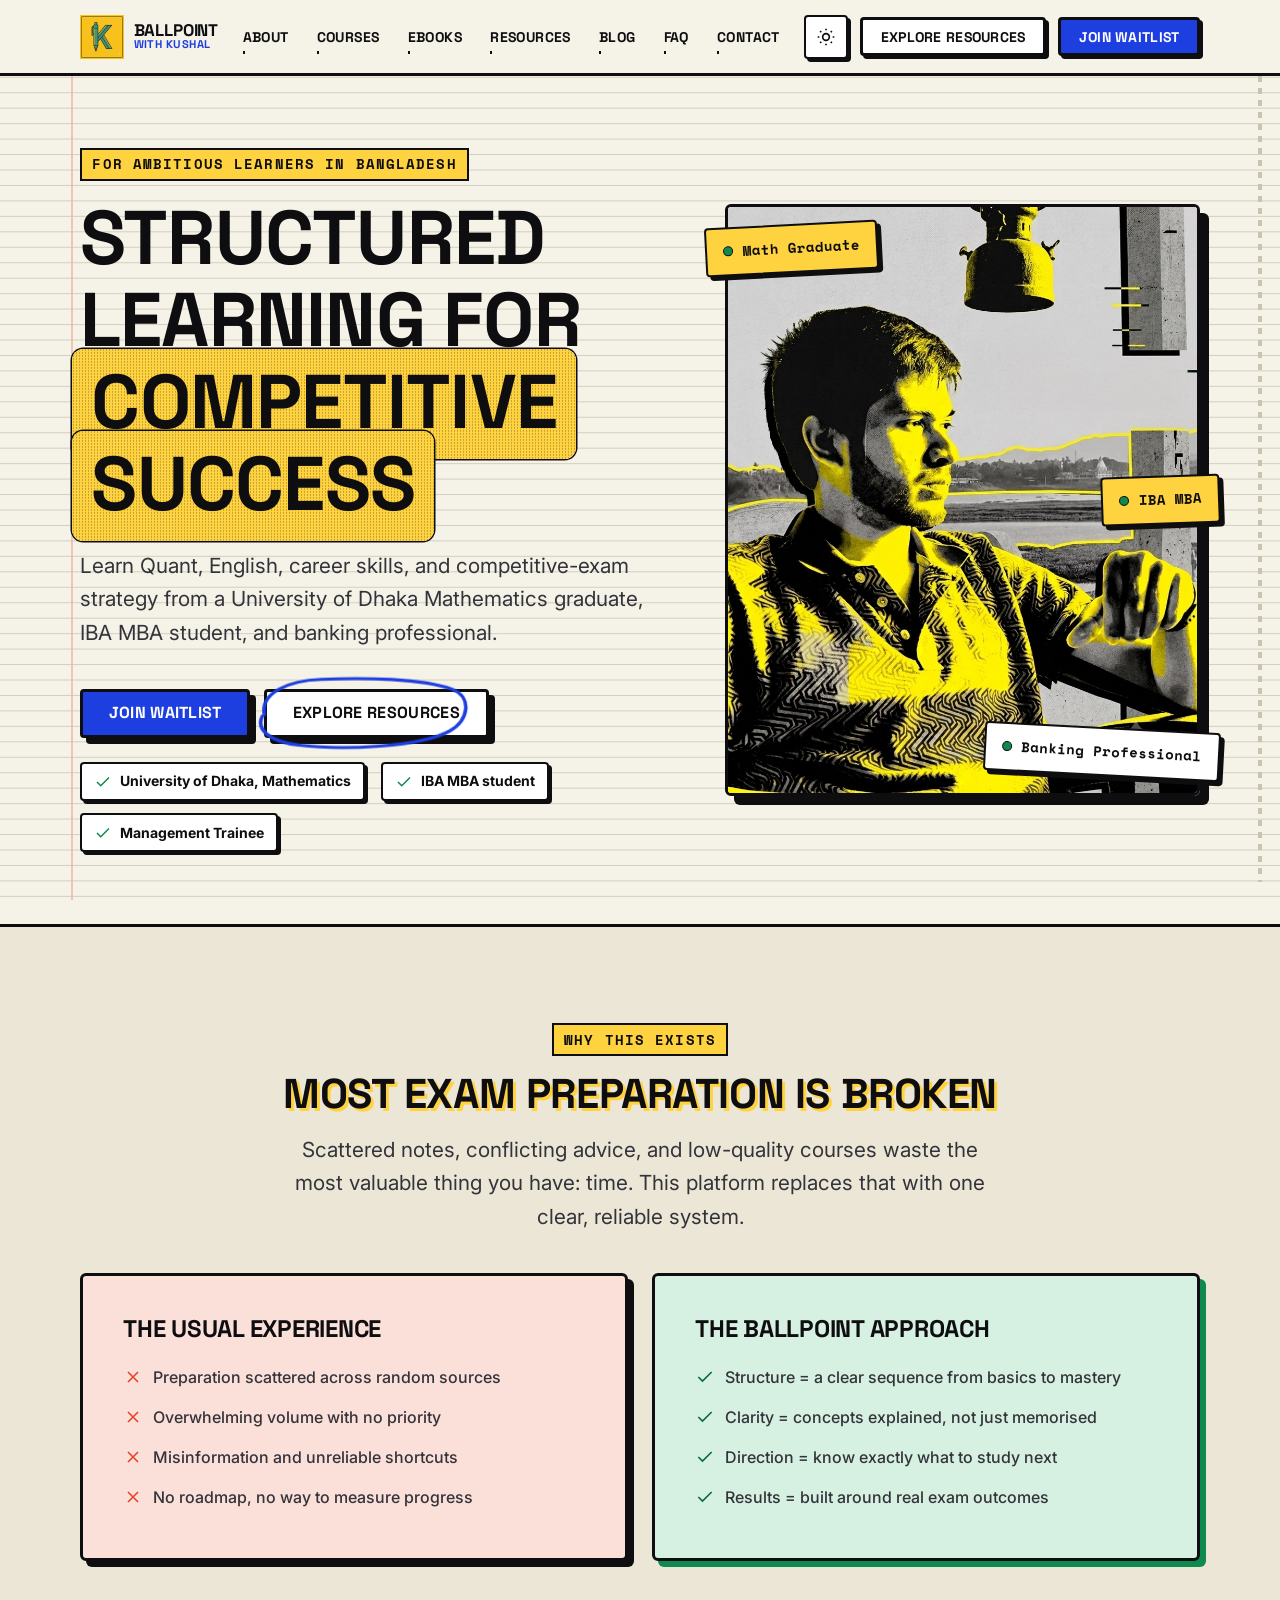
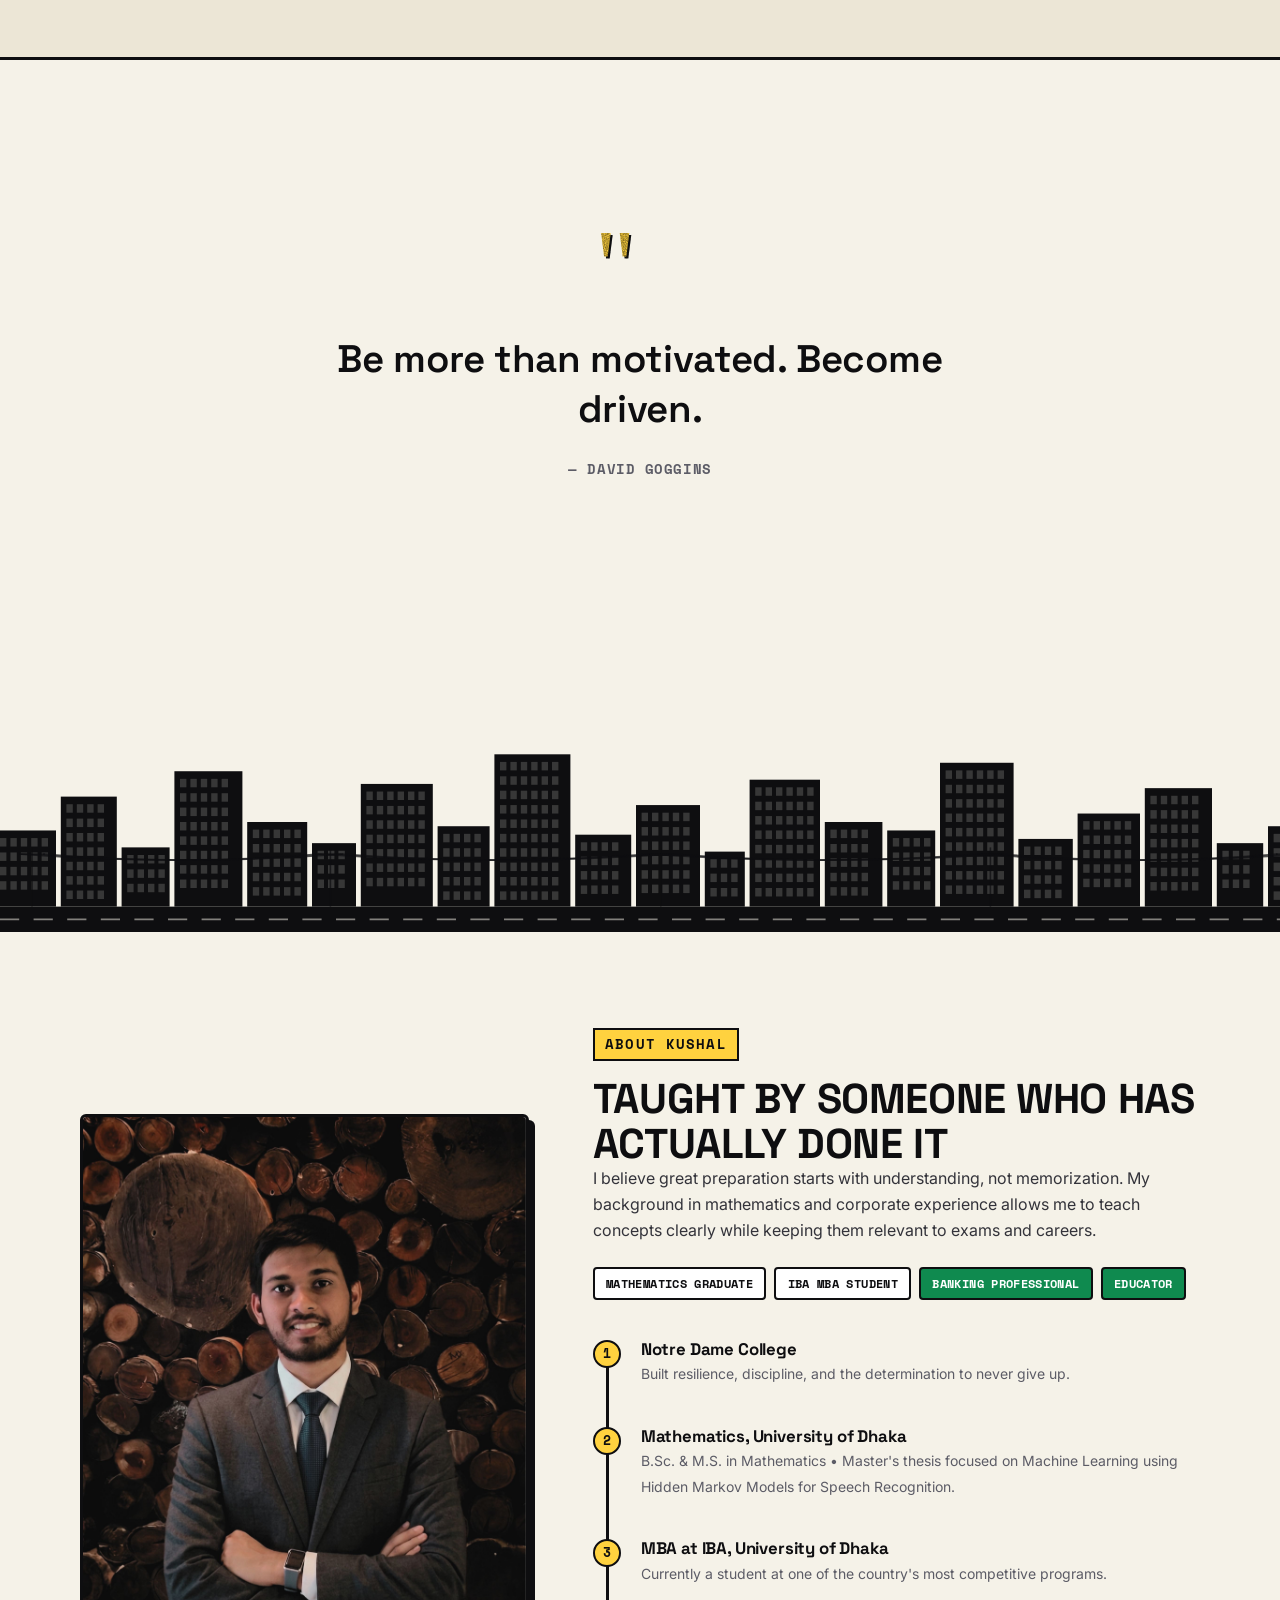
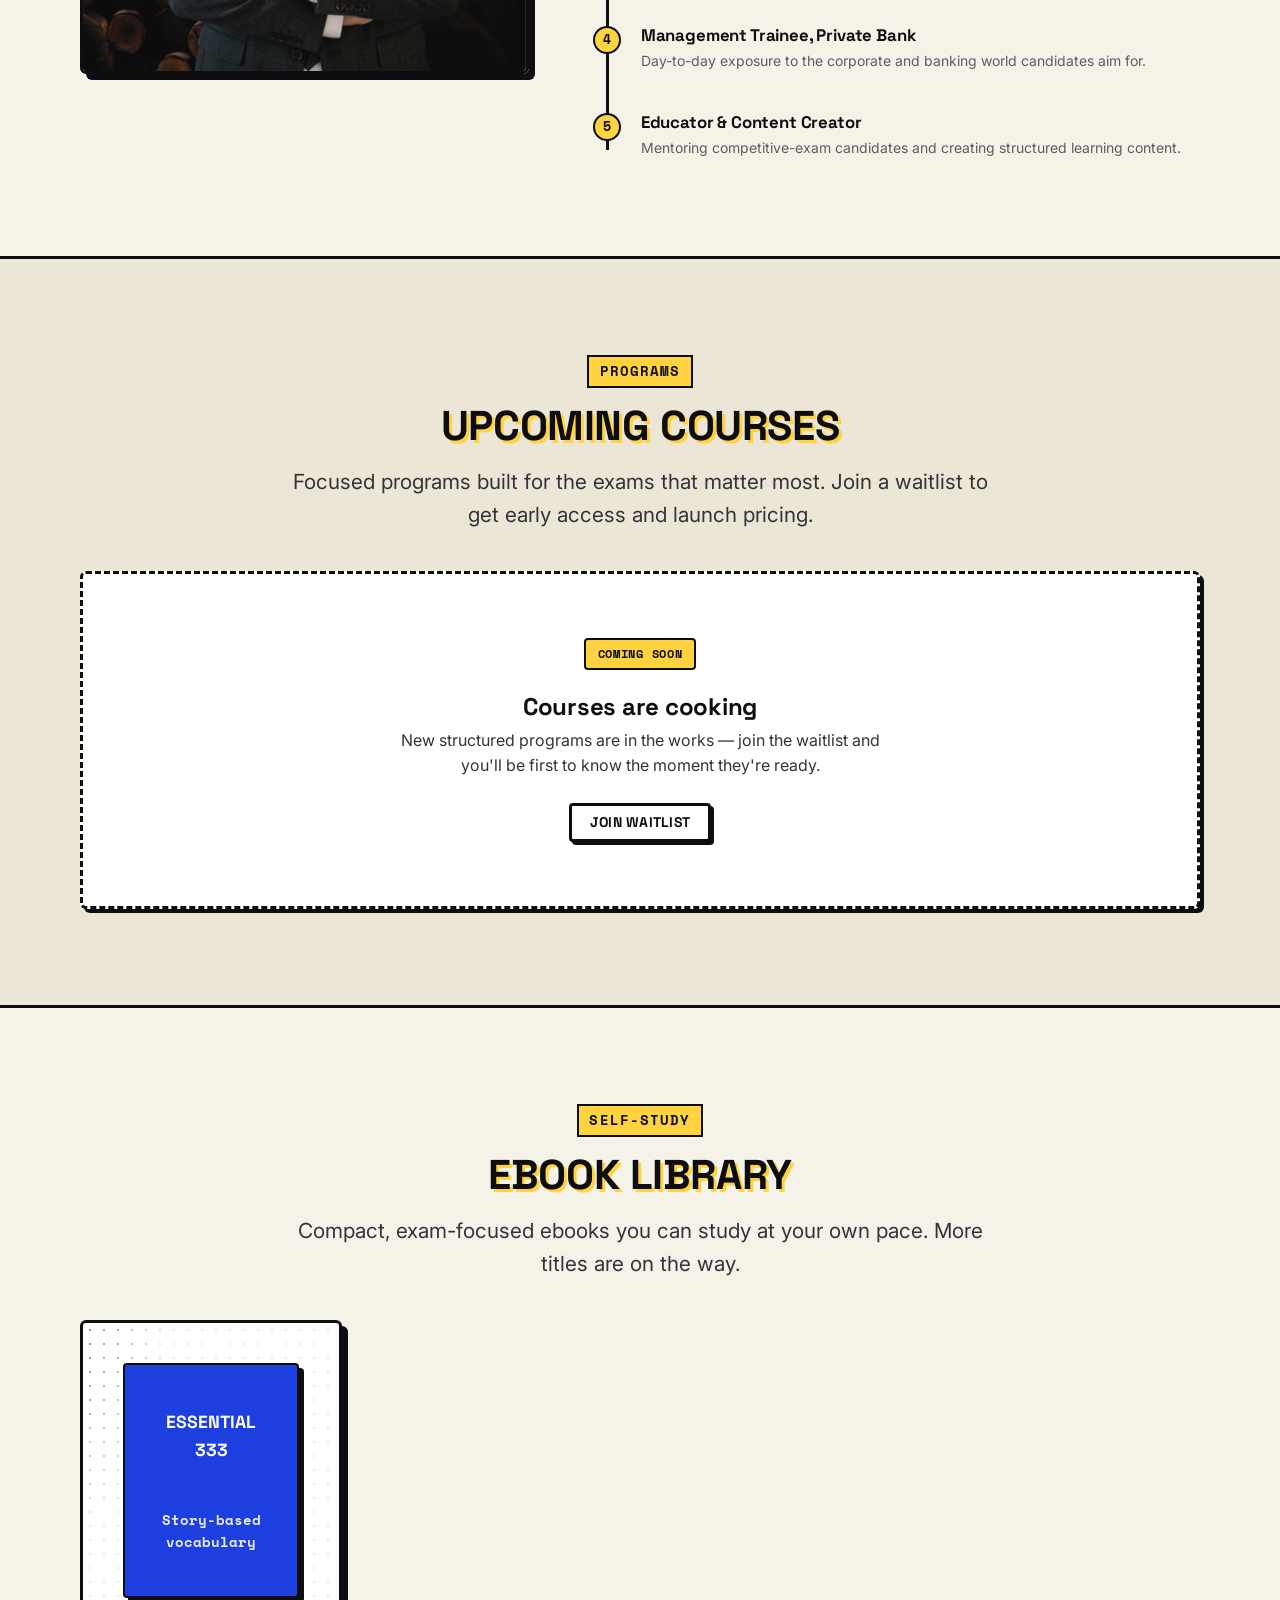
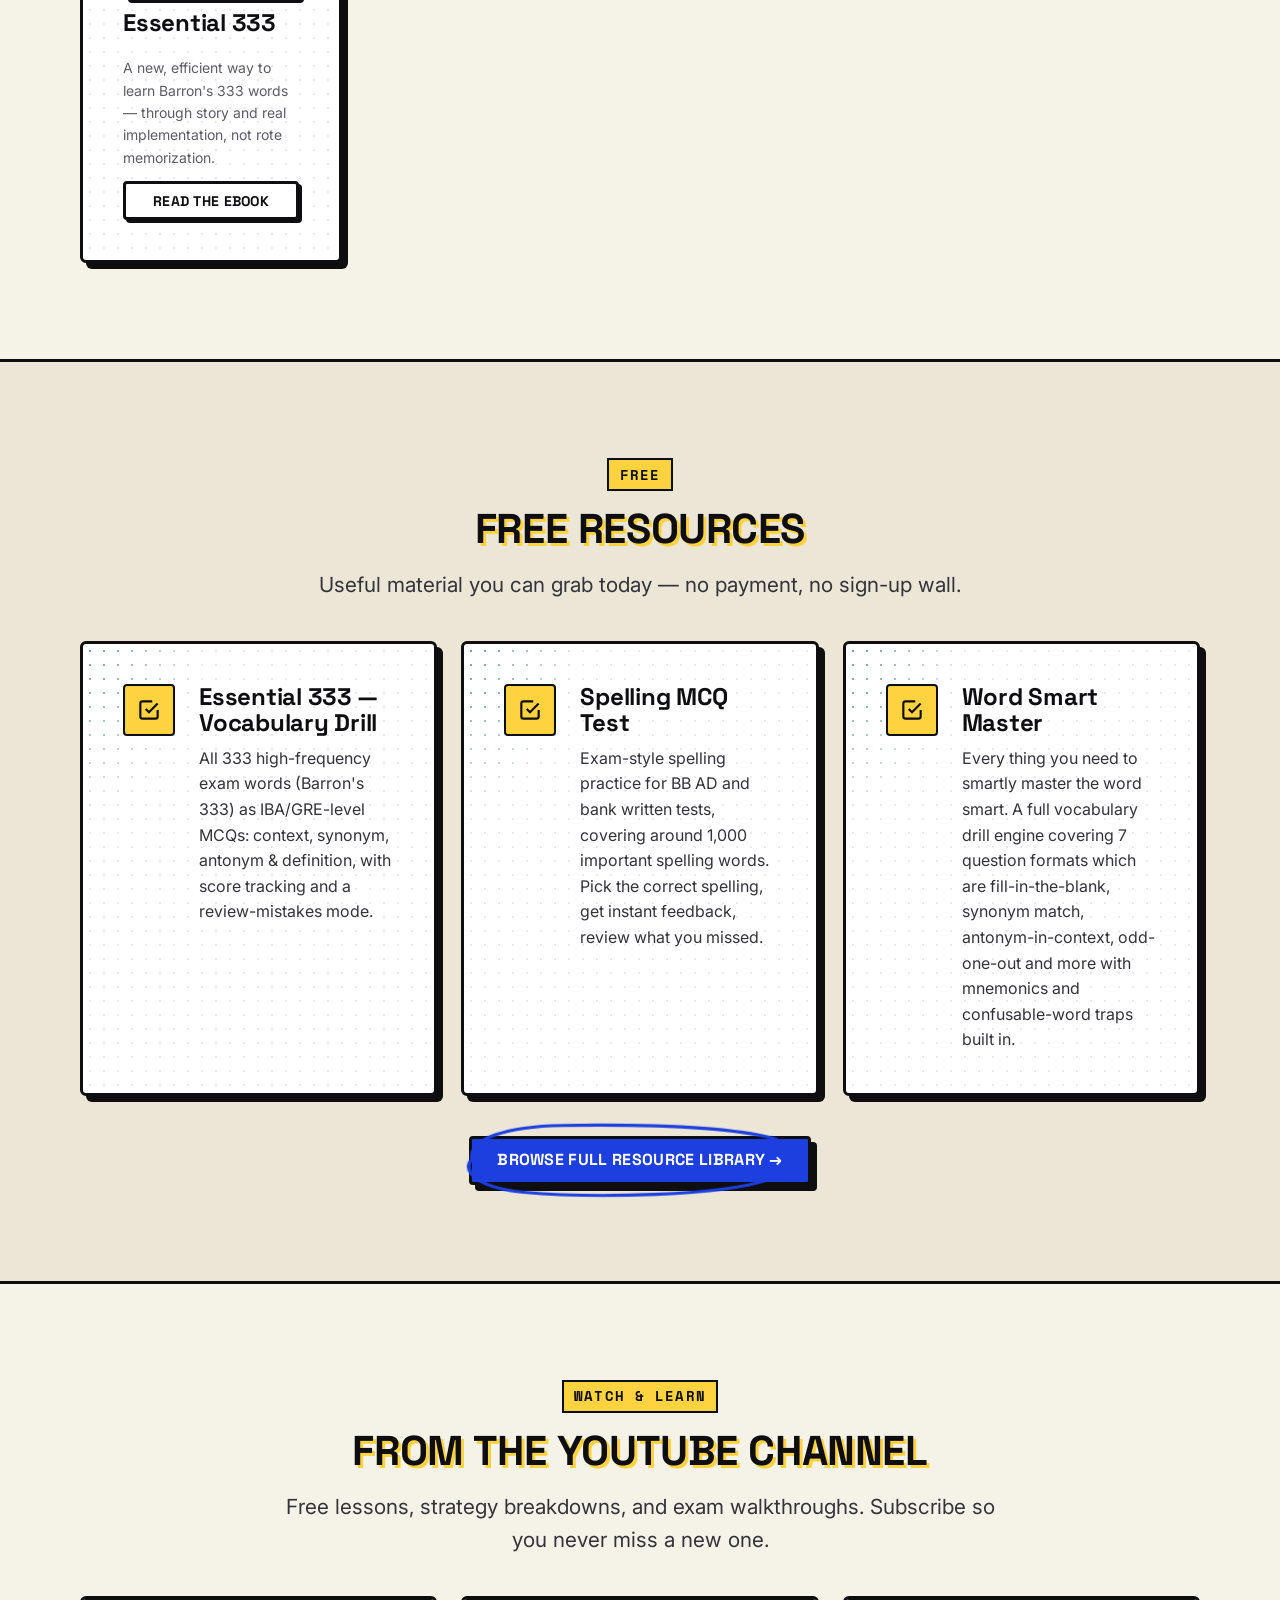
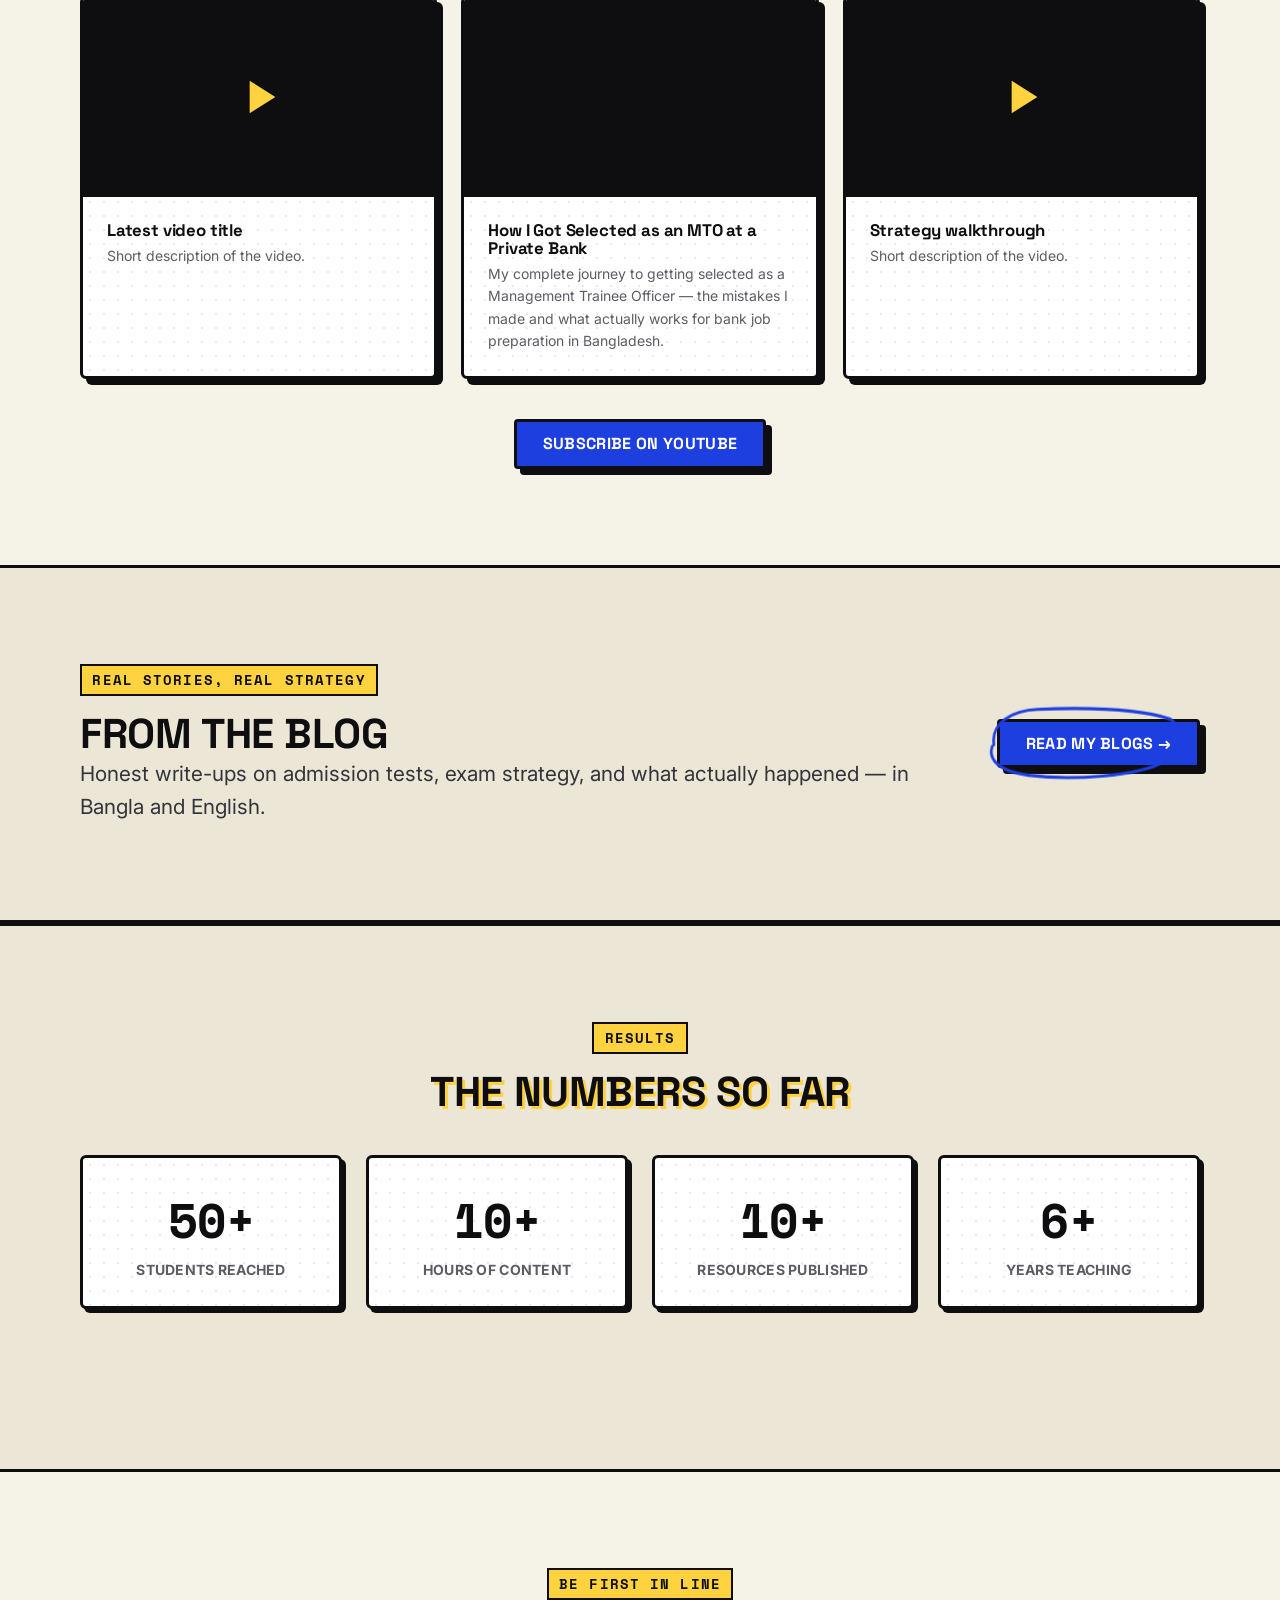
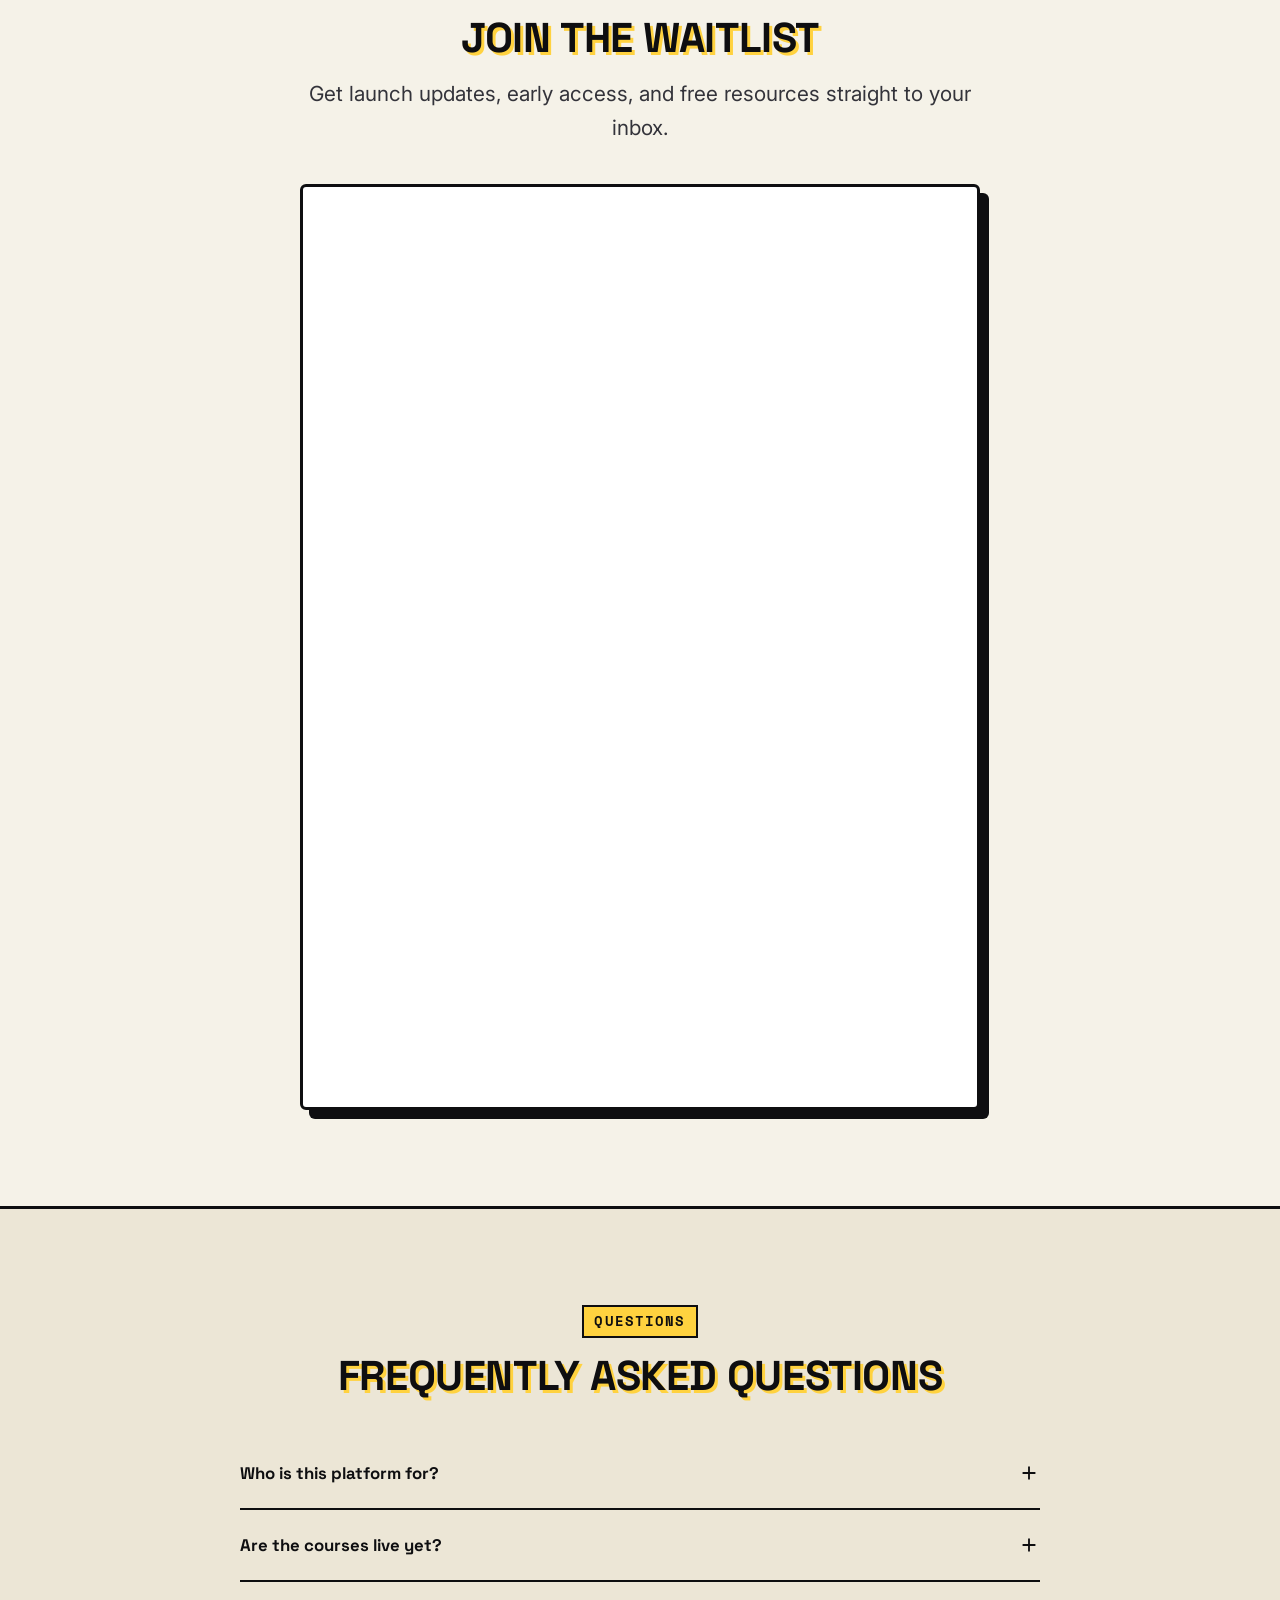
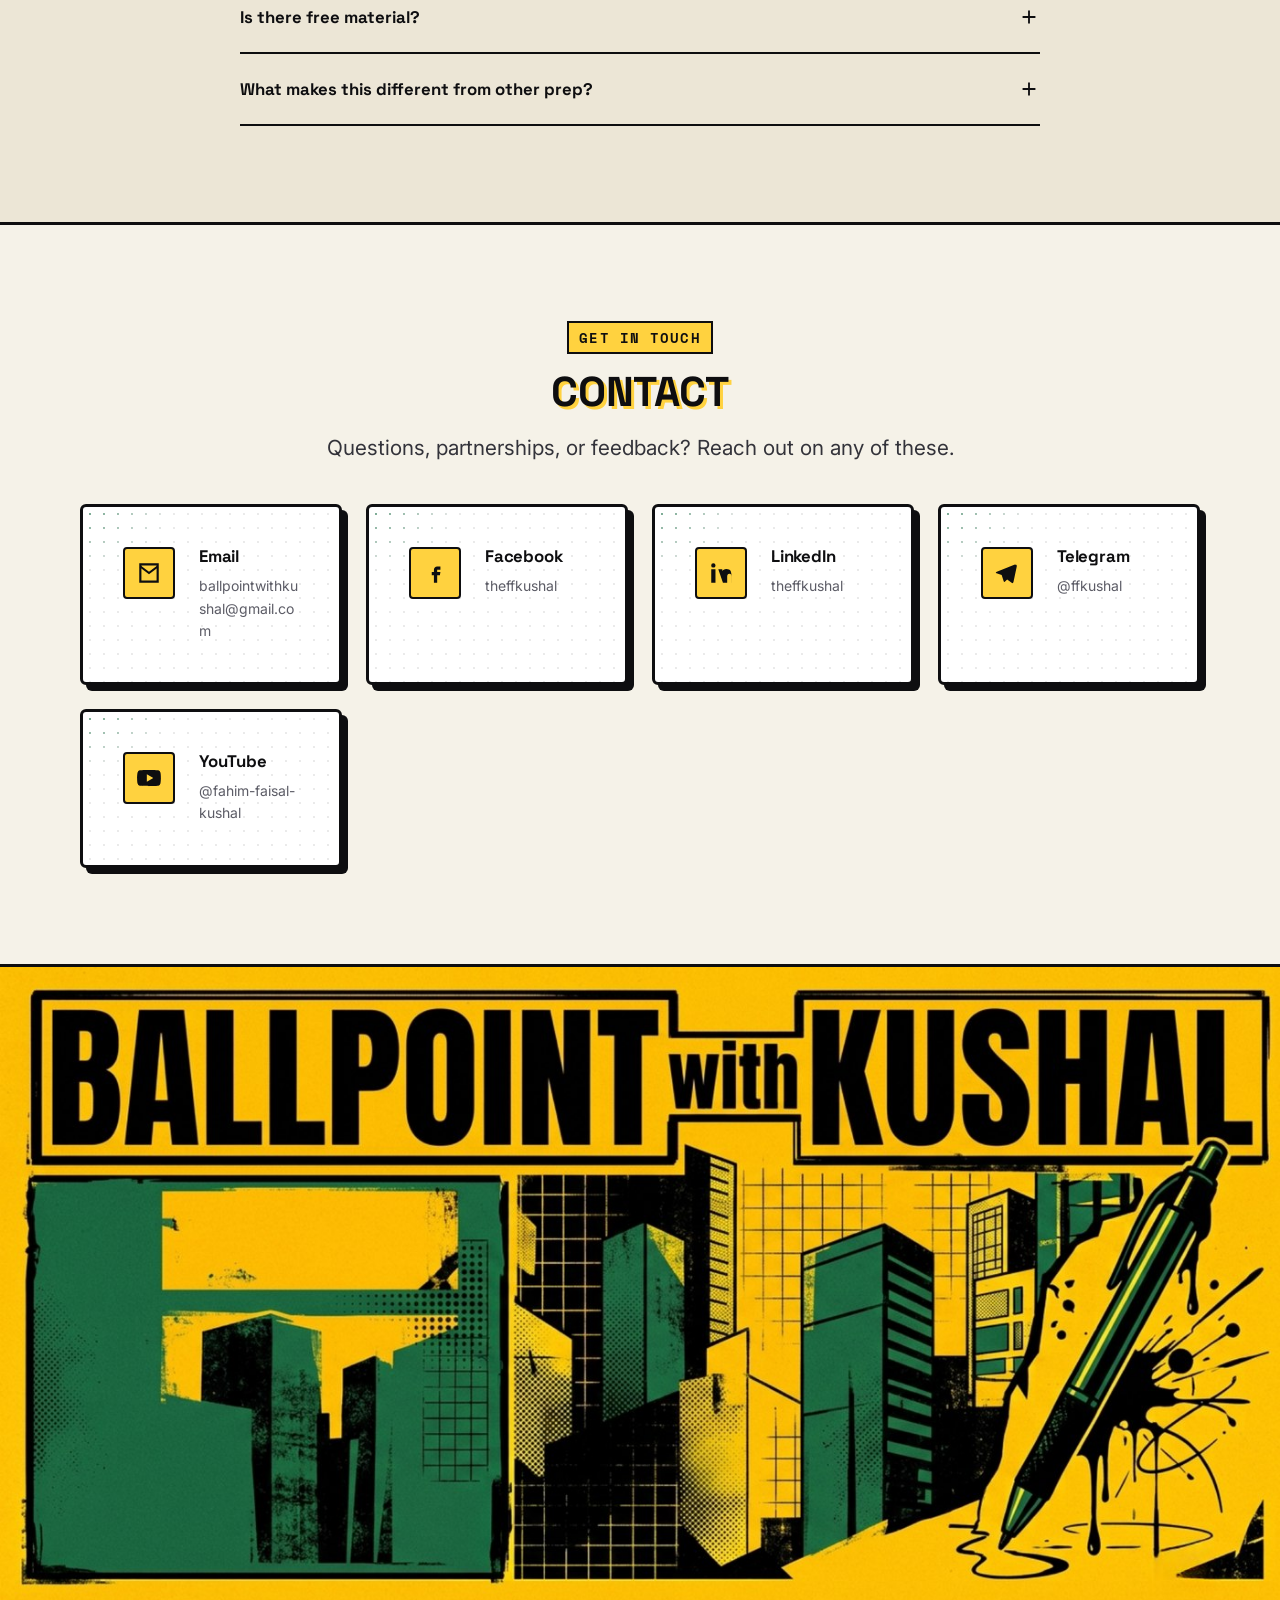
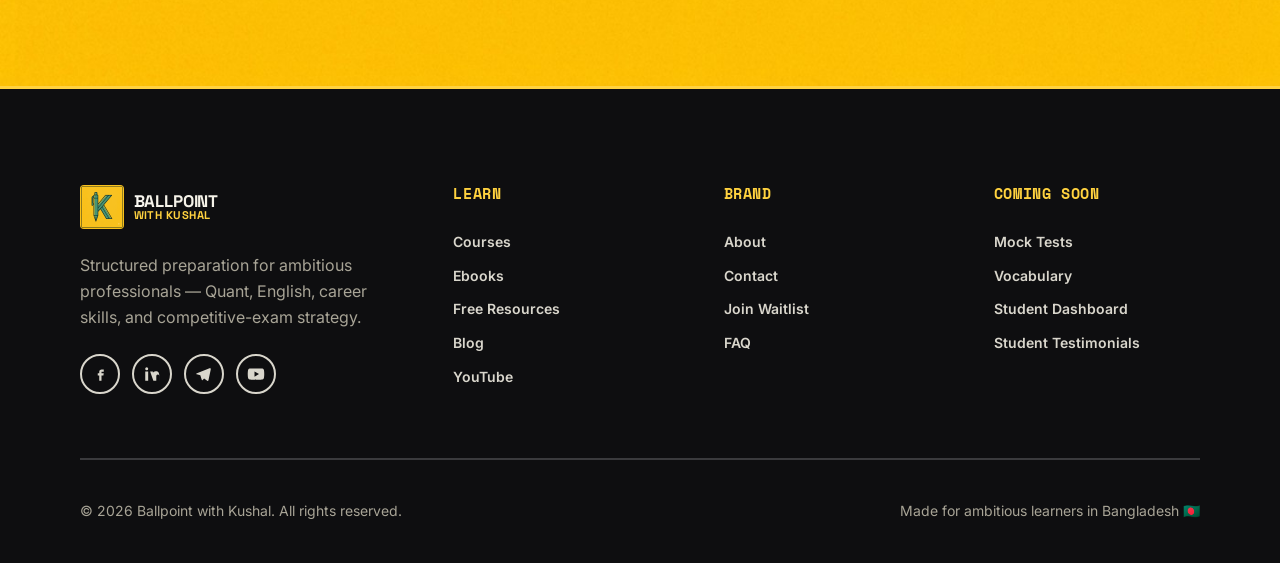
<file: index.html>
<!DOCTYPE html>
<html lang="en">
<head>
  <!-- ========================================================================
       BALLPOINT WITH KUSHAL — index.html (Homepage, NEOBRUTALIST EDITION)
       Structure: Navbar > Hero > Why > About > Courses > Ebooks > Resources >
                  YouTube > Testimonials > Waitlist > FAQ > Contact > Footer
       Each <section> is independently removable. To delete a section, remove
       its <section>...</section> block AND its link in the navbar/footer.
       Dynamic sections (courses, ebooks, testimonials) are filled from /data
       JSON files by js/main.js — edit content there, not here.
       ===================================================================== -->
  <meta charset="UTF-8" />
  <meta name="viewport" content="width=device-width, initial-scale=1.0" />

  <title>Ballpoint with Kushal — Structured Preparation for Ambitious Professionals</title>
  <meta name="description" content="Learn Quant, English, career skills, and competitive-exam strategy from a University of Dhaka Mathematics graduate, IBA MBA student, and banking professional. Structured preparation for IBA MBA, bank jobs, and government exams in Bangladesh." />
  <meta name="keywords" content="IBA MBA preparation, bank job preparation Bangladesh, quantitative aptitude, English grammar, competitive exam, government job preparation, Ballpoint with Kushal" />
  <meta name="author" content="Kushal" />
  <link rel="canonical" href="https://example.com/" /><!-- TODO: set your real domain -->

  <meta property="og:type" content="website" />
  <meta property="og:title" content="Ballpoint with Kushal — Structured Preparation for Ambitious Professionals" />
  <meta property="og:description" content="Quant, English, career skills, and competitive-exam strategy — taught with structure, clarity, and direction." />
  <meta property="og:image" content="assets/images/og-image.svg" /><!-- TODO: export to .jpg/.png for best compatibility -->
  <meta property="og:url" content="https://example.com/" />
  <meta property="og:site_name" content="Ballpoint with Kushal" />

  <meta name="twitter:card" content="summary_large_image" />
  <meta name="twitter:title" content="Ballpoint with Kushal" />
  <meta name="twitter:description" content="Structured preparation for ambitious professionals." />
  <meta name="twitter:image" content="assets/images/og-image.svg" />

  <link rel="icon" type="image/png" sizes="32x32" href="assets/logos/favicon-32.png" />
  <link rel="icon" type="image/png" sizes="64x64" href="assets/logos/favicon-64.png" />
  <meta name="theme-color" content="#0E0E10" />

  <!-- Fonts: Space Grotesk (display), Inter (body), Space Mono (utility/meta) -->
  <link rel="preconnect" href="https://fonts.googleapis.com" />
  <link rel="preconnect" href="https://fonts.gstatic.com" crossorigin />
  <link href="https://fonts.googleapis.com/css2?family=Inter:wght@400;500;600;700&family=Space+Grotesk:wght@500;600;700&family=Space+Mono:wght@400;700&family=Noto+Sans+Bengali:wght@400;500;600;700&display=swap" rel="stylesheet" />

  <link rel="stylesheet" href="css/styles.css" />
  <link rel="stylesheet" href="css/components.css" />
  <link rel="stylesheet" href="css/utilities.css" />
  <link rel="stylesheet" href="css/responsive.css" />
  <link rel="stylesheet" href="css/dark-mode.css" />

  <!-- Sets the theme BEFORE first paint, so there's no flash of the wrong
       theme while the deferred scripts load. Reads localStorage first
       (the user's explicit choice), falling back to the OS-level
       prefers-color-scheme if they've never toggled it on this site. -->
  <script>
    (function () {
      try {
        var saved = localStorage.getItem('bwk-theme');
        var theme = saved || (window.matchMedia('(prefers-color-scheme: dark)').matches ? 'dark' : 'light');
        if (theme === 'dark') document.documentElement.setAttribute('data-theme', 'dark');
      } catch (e) { /* localStorage unavailable (privacy mode, etc.) — default to light, no crash */ }
    })();
  </script>

  <script type="application/ld+json">
  {
    "@context": "https://schema.org",
    "@type": "EducationalOrganization",
    "name": "Ballpoint with Kushal",
    "description": "Structured preparation for ambitious professionals — IBA MBA, bank jobs, quantitative aptitude, English, and career skills.",
    "url": "https://example.com/",
    "logo": "https://example.com/assets/logos/logo-icon.png",
    "founder": {
      "@type": "Person",
      "name": "Kushal",
      "jobTitle": "Educator & Management Trainee",
      "alumniOf": "University of Dhaka"
    },
    "areaServed": "BD",
    "sameAs": [
      "https://www.youtube.com/@fahim-faisal-kushal",
      "https://www.facebook.com/theffkushal/",
      "https://www.linkedin.com/in/theffkushal/",
      "https://t.me/ffkushal"
    ]
  }
  </script>
</head>

<body>
  <a class="skip-link" href="#main">Skip to content</a>

  <!-- Ruled notebook-paper background — purely decorative, behind everything -->
  <div class="bg-grid" aria-hidden="true" id="bgGrid"></div>

  <!-- ====================================================================
       NAVBAR  (sticky)
       ==================================================================== -->
  <header class="navbar" id="top">
    <nav class="container navbar__inner" aria-label="Primary">
      <a class="navbar__logo" href="index.html" aria-label="Ballpoint with Kushal — home">
        <img src="assets/logos/logo-icon.png" alt="" width="44" height="44" />
        <span class="navbar__logo-text"><strong>BALLPOINT</strong><span>WITH KUSHAL</span></span>
      </a>

      <ul class="navbar__links">
        <li><a href="#about">About</a></li>
        <li><a href="#courses">Courses</a></li>
        <li><a href="#ebooks">Ebooks</a></li>
        <li><a href="#resources">Resources</a></li>
        <li><a href="blog.html">Blog</a></li>
        <li><a href="#faq">FAQ</a></li>
        <li><a href="#contact">Contact</a></li>
      </ul>

      <div class="navbar__actions">
        <button class="theme-toggle" id="themeToggle" aria-label="Toggle dark mode">
          <svg class="icon-sun" viewBox="0 0 24 24" fill="none" stroke="currentColor" stroke-width="2"><circle cx="12" cy="12" r="4"/><path d="M12 2v2M12 20v2M4.93 4.93l1.41 1.41M17.66 17.66l1.41 1.41M2 12h2M20 12h2M6.34 17.66l-1.41 1.41M19.07 4.93l-1.41 1.41"/></svg>
          <svg class="icon-moon" viewBox="0 0 24 24" fill="none" stroke="currentColor" stroke-width="2"><path d="M21 12.79A9 9 0 1 1 11.21 3 7 7 0 0 0 21 12.79z"/></svg>
        </button>
        <a class="btn btn--secondary btn--sm" href="#resources">Explore Resources</a>
        <a class="btn btn--primary btn--sm" href="#waitlist">Join Waitlist</a>
      </div>

      <button class="hamburger" aria-label="Open menu" aria-controls="mobileDrawer" aria-expanded="false">
        <span></span><span></span><span></span>
      </button>
    </nav>
  </header>

  <div class="mobile-drawer" id="mobileDrawer">
    <button class="theme-toggle theme-toggle--mobile" id="themeToggleMobile" aria-label="Toggle dark mode">
      <svg class="icon-sun" viewBox="0 0 24 24" fill="none" stroke="currentColor" stroke-width="2"><circle cx="12" cy="12" r="4"/><path d="M12 2v2M12 20v2M4.93 4.93l1.41 1.41M17.66 17.66l1.41 1.41M2 12h2M20 12h2M6.34 17.66l-1.41 1.41M19.07 4.93l-1.41 1.41"/></svg>
      <svg class="icon-moon" viewBox="0 0 24 24" fill="none" stroke="currentColor" stroke-width="2"><path d="M21 12.79A9 9 0 1 1 11.21 3 7 7 0 0 0 21 12.79z"/></svg>
    </button>
    <a href="#about">About</a>
    <a href="#courses">Courses</a>
    <a href="#ebooks">Ebooks</a>
    <a href="#resources">Resources</a>
    <a href="blog.html">Blog</a>
    <a href="#faq">FAQ</a>
    <a href="#contact">Contact</a>
    <a class="btn btn--primary btn--full mt-sm" href="#waitlist">Join Waitlist</a>
  </div>

  <!-- Ballpoint-nib scroll progress indicator (signature element) -->
  <div class="scroll-rule" aria-hidden="true"></div>
  <div class="scroll-ball" id="scrollBall" aria-hidden="true">
    <svg class="nib-body" viewBox="0 0 28 28" xmlns="http://www.w3.org/2000/svg">
      <rect x="9" y="2" width="10" height="18" rx="2" fill="#1E3FE0" stroke="#0E0E10" stroke-width="2"/>
      <polygon points="9,20 19,20 14,27" fill="#0E0E10"/>
    </svg>
  </div>

  <main id="main">

    <!-- ==================================================================
         SECTION 1 — HERO
         ================================================================== -->
    <section class="hero bg-decor" aria-labelledby="hero-title">
      <div class="container hero__grid">
        <div class="hero__copy">
          <span class="eyebrow hero__eyebrow" data-reveal>For ambitious learners in Bangladesh</span>
          <h1 id="hero-title" data-reveal data-reveal-delay="1">
            Structured Learning for <span class="text-gradient">Competitive Success</span>
          </h1>
          <p class="hero__sub" data-reveal data-reveal-delay="2">
            Learn Quant, English, career skills, and competitive-exam strategy from a
            University of Dhaka Mathematics graduate, IBA MBA student, and banking professional.
          </p>
          <div class="hero__cta" data-reveal data-reveal-delay="3">
            <a class="btn btn--primary" href="#waitlist">Join Waitlist</a>
            <span class="scribble-wrap">
              <a class="btn btn--secondary" href="#resources">Explore Resources</a>
              <svg class="scribble" viewBox="0 0 220 90" preserveAspectRatio="none" aria-hidden="true">
                <path class="scribble__path" d="M14,46 C10,22 38,8 70,7 C112,5 168,6 198,18 C218,27 214,52 196,64 C168,82 90,86 48,80 C18,76 6,62 12,48" />
              </svg>
            </span>
          </div>

          <div class="trust" data-reveal data-reveal-delay="3">
            <span class="trust__item"><svg viewBox="0 0 24 24" fill="none" stroke="currentColor" stroke-width="2"><path d="M20 6 9 17l-5-5"/></svg> University of Dhaka, Mathematics</span>
            <span class="trust__item"><svg viewBox="0 0 24 24" fill="none" stroke="currentColor" stroke-width="2"><path d="M20 6 9 17l-5-5"/></svg> IBA MBA student</span>
            <span class="trust__item"><svg viewBox="0 0 24 24" fill="none" stroke="currentColor" stroke-width="2"><path d="M20 6 9 17l-5-5"/></svg> Management Trainee</span>
          </div>
        </div>

        <!-- Hero portrait: stylized brand art (see About section for a plainer photo) -->
        <div class="hero__photo" data-reveal data-reveal-delay="2">
          <img src="assets/images/hero-portrait.jpg" alt="Kushal, educator and banking professional" width="900" height="1124" />
          <div class="hero__chip hero__chip--tl"><span class="dot"></span> Math Graduate</div>
          <div class="hero__chip hero__chip--br"><span class="dot"></span> Banking Professional</div>
          <div class="hero__chip hero__chip--mr"><span class="dot"></span> IBA MBA</div>
        </div>
      </div>
    </section>

    <!-- ==================================================================
         SECTION 2 — WHY THIS EXISTS
         ================================================================== -->
    <section class="section section--alt" id="why" aria-labelledby="why-title">
      <div class="container">
        <div class="section-head section-head--center" data-reveal>
          <span class="eyebrow">Why this exists</span>
          <h2 id="why-title">Most exam preparation is broken</h2>
          <p>Scattered notes, conflicting advice, and low-quality courses waste the most valuable thing you have: time. This platform replaces that with one clear, reliable system.</p>
        </div>

        <div class="compare">
          <div class="compare__col compare__col--problem" data-reveal>
            <h3>The usual experience</h3>
            <ul class="compare__list">
              <li><svg viewBox="0 0 24 24" fill="none" stroke="currentColor" stroke-width="2"><path d="M18 6 6 18M6 6l12 12"/></svg> Preparation scattered across random sources</li>
              <li><svg viewBox="0 0 24 24" fill="none" stroke="currentColor" stroke-width="2"><path d="M18 6 6 18M6 6l12 12"/></svg> Overwhelming volume with no priority</li>
              <li><svg viewBox="0 0 24 24" fill="none" stroke="currentColor" stroke-width="2"><path d="M18 6 6 18M6 6l12 12"/></svg> Misinformation and unreliable shortcuts</li>
              <li><svg viewBox="0 0 24 24" fill="none" stroke="currentColor" stroke-width="2"><path d="M18 6 6 18M6 6l12 12"/></svg> No roadmap, no way to measure progress</li>
            </ul>
          </div>
          <div class="compare__col compare__col--solution" data-reveal data-reveal-delay="1">
            <h3>The Ballpoint approach</h3>
            <ul class="compare__list">
              <li><svg viewBox="0 0 24 24" fill="none" stroke="currentColor" stroke-width="2"><path d="M20 6 9 17l-5-5"/></svg> Structure = a clear sequence from basics to mastery</li>
              <li><svg viewBox="0 0 24 24" fill="none" stroke="currentColor" stroke-width="2"><path d="M20 6 9 17l-5-5"/></svg> Clarity = concepts explained, not just memorised</li>
              <li><svg viewBox="0 0 24 24" fill="none" stroke="currentColor" stroke-width="2"><path d="M20 6 9 17l-5-5"/></svg> Direction = know exactly what to study next</li>
              <li><svg viewBox="0 0 24 24" fill="none" stroke="currentColor" stroke-width="2"><path d="M20 6 9 17l-5-5"/></svg> Results = built around real exam outcomes</li>
            </ul>
          </div>
        </div>
      </div>
    </section>

    <!-- ==================================================================
         SECTION 2.5 — QUOTE
         Deliberately spacious and quiet compared to the sections around
         it — generous whitespace, one big textured quote mark behind the
         text, no buttons or CTAs. To swap the quote, just edit the <p>
         and <cite> below.
         ================================================================== -->
    <section class="section quote-section" aria-label="Quote">
      <div class="container">
        <div class="quote-block" data-reveal id="quoteBlock">
          <svg class="quote-block__mark" viewBox="0 0 100 100" aria-hidden="true">
            <filter id="paperGrain"><feTurbulence type="fractalNoise" baseFrequency="0.85" numOctaves="2" result="t"/><feColorMatrix in="t" type="matrix" values="0 0 0 0 0  0 0 0 0 0  0 0 0 0 0  0.9 0.9 0.9 0 -0.82"/><feComposite operator="in" in2="SourceGraphic"/></filter>
            <text x="0" y="78" font-family="Georgia, serif" font-size="110">"</text>
            <text x="0" y="78" font-family="Georgia, serif" font-size="110" filter="url(#paperGrain)" opacity="0.5">"</text>
          </svg>
          <p class="quote-block__text" id="quoteText">We suffer more in imagination than in reality.</p>
          <cite class="quote-block__cite" id="quoteCite">— Seneca</cite>
        </div>
      </div>
    </section>

    <!-- ==================================================================
         SKYLINE — decorative, dark-mode aware
         A quiet cityscape sitting in extra whitespace below the quote.
         In light mode it's a flat ink silhouette; in dark mode the
         windows marked "lit" glow, beacon lights blink on the tallest
         buildings, and stars appear in the sky.

         The SVG markup below is inlined directly in this HTML file (NOT
         loaded as an external image) — that's required so its individual
         .window/.beacon/.star elements are real, styleable DOM nodes that
         css/dark-mode.css can target. A copy of the same SVG also lives
         at assets/images/skyline.svg for reference/regeneration, but that
         file is not what actually renders on the page; this inlined copy
         is the one that matters. All colour/glow logic lives in
         css/dark-mode.css — editing the SVG shapes themselves is only
         needed if you want to change the skyline's layout, not its theme.
         ================================================================== -->
    <div class="skyline-wrap" aria-hidden="true">
      <div class="skyline-spacer"></div>
      <div class="skyline-img">
<svg viewBox='0 0 1600 260' xmlns='http://www.w3.org/2000/svg' preserveAspectRatio='none' class='skyline-svg'>
<g class='sky-stars'>
<circle class='star' cx='1023.1' cy='9.1' r='1.5' style='animation-delay:0.98s'/>
<circle class='star' cx='223.3' cy='21.9' r='1' style='animation-delay:2.36s'/>
<circle class='star' cx='50.9' cy='20.5' r='1' style='animation-delay:2.02s'/>
<circle class='star' cx='42.5' cy='37.8' r='2' style='animation-delay:0.88s'/>
<circle class='star' cx='942.8' cy='138.6' r='1' style='animation-delay:3.04s'/>
<circle class='star' cx='255.5' cy='74.7' r='1.5' style='animation-delay:0.62s'/>
<circle class='star' cx='1531.5' cy='60.5' r='1' style='animation-delay:1.52s'/>
<circle class='star' cx='574.4' cy='61.8' r='1.5' style='animation-delay:3.23s'/>
<circle class='star' cx='1167.6' cy='93.5' r='2' style='animation-delay:0.32s'/>
<circle class='star' cx='469.1' cy='108.7' r='1.5' style='animation-delay:2.31s'/>
<circle class='star' cx='1127.3' cy='12.6' r='1' style='animation-delay:3.09s'/>
<circle class='star' cx='1576.4' cy='146.1' r='1' style='animation-delay:1.52s'/>
<circle class='star' cx='725.5' cy='142.6' r='1' style='animation-delay:1.48s'/>
<circle class='star' cx='335.2' cy='49.1' r='1' style='animation-delay:2.44s'/>
<circle class='star' cx='273.8' cy='125.3' r='1' style='animation-delay:1.85s'/>
<circle class='star' cx='431.9' cy='157.7' r='1' style='animation-delay:2.74s'/>
<circle class='star' cx='1348.6' cy='133.0' r='1' style='animation-delay:3.29s'/>
<circle class='star' cx='1288.1' cy='71.2' r='1' style='animation-delay:0.84s'/>
<circle class='star' cx='1508.7' cy='149.6' r='1.5' style='animation-delay:0.85s'/>
<circle class='star' cx='798.8' cy='151.0' r='2' style='animation-delay:0.57s'/>
<circle class='star' cx='223.4' cy='127.9' r='1.5' style='animation-delay:2.99s'/>
<circle class='star' cx='685.5' cy='101.3' r='1.5' style='animation-delay:0.88s'/>
<circle class='star' cx='1596.1' cy='89.1' r='1' style='animation-delay:3.02s'/>
<circle class='star' cx='1377.8' cy='30.2' r='1' style='animation-delay:3.17s'/>
<circle class='star' cx='675.5' cy='15.5' r='2' style='animation-delay:2.38s'/>
<circle class='star' cx='748.9' cy='46.5' r='1' style='animation-delay:2.72s'/>
<circle class='star' cx='183.3' cy='151.0' r='1.5' style='animation-delay:3.07s'/>
<circle class='star' cx='544.3' cy='53.4' r='1' style='animation-delay:1.81s'/>
</g>
<g class='buildings'>
<rect class='building' x='-20.0' y='140.0' width='90' height='90'/>
<rect class='window' x='-13.0' y='149.0' width='8' height='10' style='animation-delay:5.26s'/>
<rect class='window lit' x='0.0' y='149.0' width='8' height='10' style='animation-delay:3.0s'/>
<rect class='window lit' x='13.0' y='149.0' width='8' height='10' style='animation-delay:5.48s'/>
<rect class='window' x='26.0' y='149.0' width='8' height='10' style='animation-delay:1.79s'/>
<rect class='window' x='39.0' y='149.0' width='8' height='10' style='animation-delay:3.65s'/>
<rect class='window lit' x='52.0' y='149.0' width='8' height='10' style='animation-delay:4.58s'/>
<rect class='window' x='-13.0' y='166.0' width='8' height='10' style='animation-delay:4.67s'/>
<rect class='window' x='0.0' y='166.0' width='8' height='10' style='animation-delay:0.0s'/>
<rect class='window lit' x='13.0' y='166.0' width='8' height='10' style='animation-delay:0.12s'/>
<rect class='window' x='26.0' y='166.0' width='8' height='10' style='animation-delay:5.27s'/>
<rect class='window' x='39.0' y='166.0' width='8' height='10' style='animation-delay:1.85s'/>
<rect class='window lit' x='52.0' y='166.0' width='8' height='10' style='animation-delay:5.27s'/>
<rect class='window' x='-13.0' y='183.0' width='8' height='10' style='animation-delay:0.51s'/>
<rect class='window' x='0.0' y='183.0' width='8' height='10' style='animation-delay:0.42s'/>
<rect class='window' x='13.0' y='183.0' width='8' height='10' style='animation-delay:4.6s'/>
<rect class='window lit' x='26.0' y='183.0' width='8' height='10' style='animation-delay:2.85s'/>
<rect class='window' x='39.0' y='183.0' width='8' height='10' style='animation-delay:1.59s'/>
<rect class='window' x='52.0' y='183.0' width='8' height='10' style='animation-delay:2.54s'/>
<rect class='window lit' x='-13.0' y='200.0' width='8' height='10' style='animation-delay:3.24s'/>
<rect class='window' x='0.0' y='200.0' width='8' height='10' style='animation-delay:1.21s'/>
<rect class='window lit' x='13.0' y='200.0' width='8' height='10' style='animation-delay:5.97s'/>
<rect class='window' x='26.0' y='200.0' width='8' height='10' style='animation-delay:2.63s'/>
<rect class='window' x='39.0' y='200.0' width='8' height='10' style='animation-delay:0.73s'/>
<rect class='window lit' x='52.0' y='200.0' width='8' height='10' style='animation-delay:2.03s'/>
<rect class='building' x='76.0' y='100.0' width='70' height='130'/>
<rect class='window' x='83.0' y='109.0' width='8' height='10' style='animation-delay:1.38s'/>
<rect class='window lit' x='96.0' y='109.0' width='8' height='10' style='animation-delay:0.43s'/>
<rect class='window' x='109.0' y='109.0' width='8' height='10' style='animation-delay:1.37s'/>
<rect class='window' x='122.0' y='109.0' width='8' height='10' style='animation-delay:5.16s'/>
<rect class='window lit' x='83.0' y='126.0' width='8' height='10' style='animation-delay:1.43s'/>
<rect class='window' x='96.0' y='126.0' width='8' height='10' style='animation-delay:1.29s'/>
<rect class='window lit' x='109.0' y='126.0' width='8' height='10' style='animation-delay:5.61s'/>
<rect class='window' x='122.0' y='126.0' width='8' height='10' style='animation-delay:2.84s'/>
<rect class='window' x='83.0' y='143.0' width='8' height='10' style='animation-delay:4.84s'/>
<rect class='window lit' x='96.0' y='143.0' width='8' height='10' style='animation-delay:0.58s'/>
<rect class='window' x='109.0' y='143.0' width='8' height='10' style='animation-delay:2.54s'/>
<rect class='window' x='122.0' y='143.0' width='8' height='10' style='animation-delay:4.37s'/>
<rect class='window' x='83.0' y='160.0' width='8' height='10' style='animation-delay:5.9s'/>
<rect class='window lit' x='96.0' y='160.0' width='8' height='10' style='animation-delay:2.42s'/>
<rect class='window lit' x='109.0' y='160.0' width='8' height='10' style='animation-delay:5.17s'/>
<rect class='window lit' x='122.0' y='160.0' width='8' height='10' style='animation-delay:1.14s'/>
<rect class='window' x='83.0' y='177.0' width='8' height='10' style='animation-delay:2.53s'/>
<rect class='window lit' x='96.0' y='177.0' width='8' height='10' style='animation-delay:1.5s'/>
<rect class='window' x='109.0' y='177.0' width='8' height='10' style='animation-delay:2.66s'/>
<rect class='window' x='122.0' y='177.0' width='8' height='10' style='animation-delay:3.3s'/>
<rect class='window lit' x='83.0' y='194.0' width='8' height='10' style='animation-delay:6.0s'/>
<rect class='window' x='96.0' y='194.0' width='8' height='10' style='animation-delay:5.81s'/>
<rect class='window' x='109.0' y='194.0' width='8' height='10' style='animation-delay:5.09s'/>
<rect class='window lit' x='122.0' y='194.0' width='8' height='10' style='animation-delay:2.91s'/>
<rect class='window lit' x='83.0' y='211.0' width='8' height='10' style='animation-delay:2.41s'/>
<rect class='window lit' x='96.0' y='211.0' width='8' height='10' style='animation-delay:2.27s'/>
<rect class='window' x='109.0' y='211.0' width='8' height='10' style='animation-delay:1.59s'/>
<rect class='window' x='122.0' y='211.0' width='8' height='10' style='animation-delay:2.73s'/>
<rect class='building' x='152.0' y='160.0' width='60' height='70'/>
<rect class='window' x='159.0' y='169.0' width='8' height='10' style='animation-delay:5.74s'/>
<rect class='window' x='172.0' y='169.0' width='8' height='10' style='animation-delay:3.33s'/>
<rect class='window' x='185.0' y='169.0' width='8' height='10' style='animation-delay:0.93s'/>
<rect class='window lit' x='198.0' y='169.0' width='8' height='10' style='animation-delay:5.81s'/>
<rect class='window' x='159.0' y='186.0' width='8' height='10' style='animation-delay:3.25s'/>
<rect class='window' x='172.0' y='186.0' width='8' height='10' style='animation-delay:0.34s'/>
<rect class='window' x='185.0' y='186.0' width='8' height='10' style='animation-delay:3.02s'/>
<rect class='window' x='198.0' y='186.0' width='8' height='10' style='animation-delay:0.94s'/>
<rect class='window' x='159.0' y='203.0' width='8' height='10' style='animation-delay:0.48s'/>
<rect class='window lit' x='172.0' y='203.0' width='8' height='10' style='animation-delay:3.57s'/>
<rect class='window' x='185.0' y='203.0' width='8' height='10' style='animation-delay:1.41s'/>
<rect class='window lit' x='198.0' y='203.0' width='8' height='10' style='animation-delay:5.34s'/>
<rect class='building' x='218.0' y='70.0' width='85' height='160'/>
<rect class='window lit' x='225.0' y='79.0' width='8' height='10' style='animation-delay:3.57s'/>
<rect class='window' x='238.0' y='79.0' width='8' height='10' style='animation-delay:2.52s'/>
<rect class='window' x='251.0' y='79.0' width='8' height='10' style='animation-delay:3.14s'/>
<rect class='window' x='264.0' y='79.0' width='8' height='10' style='animation-delay:1.23s'/>
<rect class='window' x='277.0' y='79.0' width='8' height='10' style='animation-delay:1.43s'/>
<rect class='window' x='225.0' y='96.0' width='8' height='10' style='animation-delay:4.03s'/>
<rect class='window lit' x='238.0' y='96.0' width='8' height='10' style='animation-delay:1.9s'/>
<rect class='window' x='251.0' y='96.0' width='8' height='10' style='animation-delay:0.44s'/>
<rect class='window' x='264.0' y='96.0' width='8' height='10' style='animation-delay:5.99s'/>
<rect class='window' x='277.0' y='96.0' width='8' height='10' style='animation-delay:0.44s'/>
<rect class='window lit' x='225.0' y='113.0' width='8' height='10' style='animation-delay:1.59s'/>
<rect class='window' x='238.0' y='113.0' width='8' height='10' style='animation-delay:5.29s'/>
<rect class='window' x='251.0' y='113.0' width='8' height='10' style='animation-delay:2.22s'/>
<rect class='window lit' x='264.0' y='113.0' width='8' height='10' style='animation-delay:5.0s'/>
<rect class='window' x='277.0' y='113.0' width='8' height='10' style='animation-delay:3.67s'/>
<rect class='window' x='225.0' y='130.0' width='8' height='10' style='animation-delay:3.92s'/>
<rect class='window lit' x='238.0' y='130.0' width='8' height='10' style='animation-delay:4.9s'/>
<rect class='window lit' x='251.0' y='130.0' width='8' height='10' style='animation-delay:3.98s'/>
<rect class='window' x='264.0' y='130.0' width='8' height='10' style='animation-delay:0.81s'/>
<rect class='window lit' x='277.0' y='130.0' width='8' height='10' style='animation-delay:0.64s'/>
<rect class='window' x='225.0' y='147.0' width='8' height='10' style='animation-delay:1.63s'/>
<rect class='window' x='238.0' y='147.0' width='8' height='10' style='animation-delay:4.31s'/>
<rect class='window lit' x='251.0' y='147.0' width='8' height='10' style='animation-delay:3.81s'/>
<rect class='window lit' x='264.0' y='147.0' width='8' height='10' style='animation-delay:2.93s'/>
<rect class='window' x='277.0' y='147.0' width='8' height='10' style='animation-delay:5.08s'/>
<rect class='window lit' x='225.0' y='164.0' width='8' height='10' style='animation-delay:2.54s'/>
<rect class='window lit' x='238.0' y='164.0' width='8' height='10' style='animation-delay:0.02s'/>
<rect class='window' x='251.0' y='164.0' width='8' height='10' style='animation-delay:3.82s'/>
<rect class='window lit' x='264.0' y='164.0' width='8' height='10' style='animation-delay:4.45s'/>
<rect class='window' x='277.0' y='164.0' width='8' height='10' style='animation-delay:2.57s'/>
<rect class='window lit' x='225.0' y='181.0' width='8' height='10' style='animation-delay:0.45s'/>
<rect class='window' x='238.0' y='181.0' width='8' height='10' style='animation-delay:5.42s'/>
<rect class='window' x='251.0' y='181.0' width='8' height='10' style='animation-delay:5.01s'/>
<rect class='window' x='264.0' y='181.0' width='8' height='10' style='animation-delay:0.89s'/>
<rect class='window lit' x='277.0' y='181.0' width='8' height='10' style='animation-delay:1.85s'/>
<rect class='window' x='225.0' y='198.0' width='8' height='10' style='animation-delay:4.78s'/>
<rect class='window' x='238.0' y='198.0' width='8' height='10' style='animation-delay:5.39s'/>
<rect class='window lit' x='251.0' y='198.0' width='8' height='10' style='animation-delay:1.5s'/>
<rect class='window lit' x='264.0' y='198.0' width='8' height='10' style='animation-delay:4.68s'/>
<rect class='window' x='277.0' y='198.0' width='8' height='10' style='animation-delay:2.44s'/>
<circle class='beacon' cx='260.5' cy='67.0' r='3'/>
<rect class='building' x='309.0' y='130.0' width='75' height='100'/>
<rect class='window' x='316.0' y='139.0' width='8' height='10' style='animation-delay:0.93s'/>
<rect class='window' x='329.0' y='139.0' width='8' height='10' style='animation-delay:5.19s'/>
<rect class='window' x='342.0' y='139.0' width='8' height='10' style='animation-delay:4.86s'/>
<rect class='window' x='355.0' y='139.0' width='8' height='10' style='animation-delay:0.15s'/>
<rect class='window' x='368.0' y='139.0' width='8' height='10' style='animation-delay:1.99s'/>
<rect class='window' x='316.0' y='156.0' width='8' height='10' style='animation-delay:4.81s'/>
<rect class='window' x='329.0' y='156.0' width='8' height='10' style='animation-delay:4.86s'/>
<rect class='window lit' x='342.0' y='156.0' width='8' height='10' style='animation-delay:4.72s'/>
<rect class='window lit' x='355.0' y='156.0' width='8' height='10' style='animation-delay:5.23s'/>
<rect class='window' x='368.0' y='156.0' width='8' height='10' style='animation-delay:1.33s'/>
<rect class='window' x='316.0' y='173.0' width='8' height='10' style='animation-delay:2.76s'/>
<rect class='window lit' x='329.0' y='173.0' width='8' height='10' style='animation-delay:4.77s'/>
<rect class='window lit' x='342.0' y='173.0' width='8' height='10' style='animation-delay:0.14s'/>
<rect class='window lit' x='355.0' y='173.0' width='8' height='10' style='animation-delay:1.97s'/>
<rect class='window' x='368.0' y='173.0' width='8' height='10' style='animation-delay:5.8s'/>
<rect class='window lit' x='316.0' y='190.0' width='8' height='10' style='animation-delay:3.85s'/>
<rect class='window' x='329.0' y='190.0' width='8' height='10' style='animation-delay:5.89s'/>
<rect class='window' x='342.0' y='190.0' width='8' height='10' style='animation-delay:5.64s'/>
<rect class='window lit' x='355.0' y='190.0' width='8' height='10' style='animation-delay:5.82s'/>
<rect class='window lit' x='368.0' y='190.0' width='8' height='10' style='animation-delay:5.78s'/>
<rect class='window lit' x='316.0' y='207.0' width='8' height='10' style='animation-delay:0.65s'/>
<rect class='window' x='329.0' y='207.0' width='8' height='10' style='animation-delay:4.37s'/>
<rect class='window lit' x='342.0' y='207.0' width='8' height='10' style='animation-delay:3.64s'/>
<rect class='window' x='355.0' y='207.0' width='8' height='10' style='animation-delay:2.31s'/>
<rect class='window' x='368.0' y='207.0' width='8' height='10' style='animation-delay:1.53s'/>
<rect class='building' x='390.0' y='155.0' width='55' height='75'/>
<rect class='window' x='397.0' y='164.0' width='8' height='10' style='animation-delay:0.01s'/>
<rect class='window' x='410.0' y='164.0' width='8' height='10' style='animation-delay:3.23s'/>
<rect class='window' x='423.0' y='164.0' width='8' height='10' style='animation-delay:4.45s'/>
<rect class='window' x='397.0' y='181.0' width='8' height='10' style='animation-delay:2.19s'/>
<rect class='window lit' x='410.0' y='181.0' width='8' height='10' style='animation-delay:3.99s'/>
<rect class='window lit' x='423.0' y='181.0' width='8' height='10' style='animation-delay:1.88s'/>
<rect class='window' x='397.0' y='198.0' width='8' height='10' style='animation-delay:4.32s'/>
<rect class='window lit' x='410.0' y='198.0' width='8' height='10' style='animation-delay:1.86s'/>
<rect class='window' x='423.0' y='198.0' width='8' height='10' style='animation-delay:2.41s'/>
<rect class='building' x='451.0' y='85.0' width='90' height='145'/>
<rect class='window lit' x='458.0' y='94.0' width='8' height='10' style='animation-delay:0.76s'/>
<rect class='window' x='471.0' y='94.0' width='8' height='10' style='animation-delay:5.64s'/>
<rect class='window' x='484.0' y='94.0' width='8' height='10' style='animation-delay:5.42s'/>
<rect class='window' x='497.0' y='94.0' width='8' height='10' style='animation-delay:1.81s'/>
<rect class='window' x='510.0' y='94.0' width='8' height='10' style='animation-delay:0.0s'/>
<rect class='window lit' x='523.0' y='94.0' width='8' height='10' style='animation-delay:2.58s'/>
<rect class='window' x='458.0' y='111.0' width='8' height='10' style='animation-delay:3.93s'/>
<rect class='window' x='471.0' y='111.0' width='8' height='10' style='animation-delay:2.65s'/>
<rect class='window lit' x='484.0' y='111.0' width='8' height='10' style='animation-delay:2.84s'/>
<rect class='window' x='497.0' y='111.0' width='8' height='10' style='animation-delay:4.78s'/>
<rect class='window lit' x='510.0' y='111.0' width='8' height='10' style='animation-delay:0.51s'/>
<rect class='window' x='523.0' y='111.0' width='8' height='10' style='animation-delay:3.8s'/>
<rect class='window lit' x='458.0' y='128.0' width='8' height='10' style='animation-delay:4.91s'/>
<rect class='window' x='471.0' y='128.0' width='8' height='10' style='animation-delay:4.04s'/>
<rect class='window lit' x='484.0' y='128.0' width='8' height='10' style='animation-delay:1.19s'/>
<rect class='window lit' x='497.0' y='128.0' width='8' height='10' style='animation-delay:1.47s'/>
<rect class='window' x='510.0' y='128.0' width='8' height='10' style='animation-delay:5.1s'/>
<rect class='window lit' x='523.0' y='128.0' width='8' height='10' style='animation-delay:2.49s'/>
<rect class='window' x='458.0' y='145.0' width='8' height='10' style='animation-delay:1.17s'/>
<rect class='window' x='471.0' y='145.0' width='8' height='10' style='animation-delay:2.97s'/>
<rect class='window lit' x='484.0' y='145.0' width='8' height='10' style='animation-delay:3.94s'/>
<rect class='window lit' x='497.0' y='145.0' width='8' height='10' style='animation-delay:4.51s'/>
<rect class='window' x='510.0' y='145.0' width='8' height='10' style='animation-delay:0.64s'/>
<rect class='window' x='523.0' y='145.0' width='8' height='10' style='animation-delay:1.06s'/>
<rect class='window' x='458.0' y='162.0' width='8' height='10' style='animation-delay:3.11s'/>
<rect class='window lit' x='471.0' y='162.0' width='8' height='10' style='animation-delay:1.5s'/>
<rect class='window' x='484.0' y='162.0' width='8' height='10' style='animation-delay:2.74s'/>
<rect class='window' x='497.0' y='162.0' width='8' height='10' style='animation-delay:4.01s'/>
<rect class='window' x='510.0' y='162.0' width='8' height='10' style='animation-delay:3.57s'/>
<rect class='window' x='523.0' y='162.0' width='8' height='10' style='animation-delay:5.35s'/>
<rect class='window' x='458.0' y='179.0' width='8' height='10' style='animation-delay:4.32s'/>
<rect class='window' x='471.0' y='179.0' width='8' height='10' style='animation-delay:4.98s'/>
<rect class='window' x='484.0' y='179.0' width='8' height='10' style='animation-delay:5.38s'/>
<rect class='window' x='497.0' y='179.0' width='8' height='10' style='animation-delay:2.85s'/>
<rect class='window lit' x='510.0' y='179.0' width='8' height='10' style='animation-delay:1.48s'/>
<rect class='window' x='523.0' y='179.0' width='8' height='10' style='animation-delay:4.59s'/>
<rect class='window' x='458.0' y='196.0' width='8' height='10' style='animation-delay:3.76s'/>
<rect class='window lit' x='471.0' y='196.0' width='8' height='10' style='animation-delay:0.46s'/>
<rect class='window lit' x='484.0' y='196.0' width='8' height='10' style='animation-delay:1.63s'/>
<rect class='window lit' x='497.0' y='196.0' width='8' height='10' style='animation-delay:3.24s'/>
<rect class='window lit' x='510.0' y='196.0' width='8' height='10' style='animation-delay:1.39s'/>
<rect class='window' x='523.0' y='196.0' width='8' height='10' style='animation-delay:4.24s'/>
<rect class='building' x='547.0' y='135.0' width='65' height='95'/>
<rect class='window lit' x='554.0' y='144.0' width='8' height='10' style='animation-delay:2.45s'/>
<rect class='window' x='567.0' y='144.0' width='8' height='10' style='animation-delay:2.49s'/>
<rect class='window lit' x='580.0' y='144.0' width='8' height='10' style='animation-delay:2.52s'/>
<rect class='window' x='593.0' y='144.0' width='8' height='10' style='animation-delay:3.5s'/>
<rect class='window' x='554.0' y='161.0' width='8' height='10' style='animation-delay:5.14s'/>
<rect class='window' x='567.0' y='161.0' width='8' height='10' style='animation-delay:2.28s'/>
<rect class='window lit' x='580.0' y='161.0' width='8' height='10' style='animation-delay:2.11s'/>
<rect class='window' x='593.0' y='161.0' width='8' height='10' style='animation-delay:5.12s'/>
<rect class='window' x='554.0' y='178.0' width='8' height='10' style='animation-delay:2.51s'/>
<rect class='window' x='567.0' y='178.0' width='8' height='10' style='animation-delay:3.28s'/>
<rect class='window' x='580.0' y='178.0' width='8' height='10' style='animation-delay:1.32s'/>
<rect class='window lit' x='593.0' y='178.0' width='8' height='10' style='animation-delay:2.62s'/>
<rect class='window lit' x='554.0' y='195.0' width='8' height='10' style='animation-delay:2.02s'/>
<rect class='window' x='567.0' y='195.0' width='8' height='10' style='animation-delay:2.43s'/>
<rect class='window lit' x='580.0' y='195.0' width='8' height='10' style='animation-delay:2.8s'/>
<rect class='window lit' x='593.0' y='195.0' width='8' height='10' style='animation-delay:3.73s'/>
<rect class='window lit' x='554.0' y='212.0' width='8' height='10' style='animation-delay:2.36s'/>
<rect class='window' x='567.0' y='212.0' width='8' height='10' style='animation-delay:0.16s'/>
<rect class='window' x='580.0' y='212.0' width='8' height='10' style='animation-delay:0.81s'/>
<rect class='window' x='593.0' y='212.0' width='8' height='10' style='animation-delay:0.3s'/>
<rect class='building' x='618.0' y='50.0' width='95' height='180'/>
<rect class='window lit' x='625.0' y='59.0' width='8' height='10' style='animation-delay:1.27s'/>
<rect class='window lit' x='638.0' y='59.0' width='8' height='10' style='animation-delay:4.57s'/>
<rect class='window lit' x='651.0' y='59.0' width='8' height='10' style='animation-delay:4.51s'/>
<rect class='window' x='664.0' y='59.0' width='8' height='10' style='animation-delay:1.51s'/>
<rect class='window lit' x='677.0' y='59.0' width='8' height='10' style='animation-delay:0.12s'/>
<rect class='window' x='690.0' y='59.0' width='8' height='10' style='animation-delay:6.0s'/>
<rect class='window lit' x='625.0' y='76.0' width='8' height='10' style='animation-delay:3.9s'/>
<rect class='window' x='638.0' y='76.0' width='8' height='10' style='animation-delay:3.91s'/>
<rect class='window' x='651.0' y='76.0' width='8' height='10' style='animation-delay:5.7s'/>
<rect class='window lit' x='664.0' y='76.0' width='8' height='10' style='animation-delay:0.12s'/>
<rect class='window lit' x='677.0' y='76.0' width='8' height='10' style='animation-delay:0.76s'/>
<rect class='window' x='690.0' y='76.0' width='8' height='10' style='animation-delay:3.38s'/>
<rect class='window lit' x='625.0' y='93.0' width='8' height='10' style='animation-delay:4.2s'/>
<rect class='window' x='638.0' y='93.0' width='8' height='10' style='animation-delay:1.01s'/>
<rect class='window' x='651.0' y='93.0' width='8' height='10' style='animation-delay:4.49s'/>
<rect class='window lit' x='664.0' y='93.0' width='8' height='10' style='animation-delay:4.92s'/>
<rect class='window' x='677.0' y='93.0' width='8' height='10' style='animation-delay:0.65s'/>
<rect class='window lit' x='690.0' y='93.0' width='8' height='10' style='animation-delay:1.87s'/>
<rect class='window' x='625.0' y='110.0' width='8' height='10' style='animation-delay:5.75s'/>
<rect class='window' x='638.0' y='110.0' width='8' height='10' style='animation-delay:4.29s'/>
<rect class='window lit' x='651.0' y='110.0' width='8' height='10' style='animation-delay:4.14s'/>
<rect class='window' x='664.0' y='110.0' width='8' height='10' style='animation-delay:0.61s'/>
<rect class='window' x='677.0' y='110.0' width='8' height='10' style='animation-delay:5.1s'/>
<rect class='window' x='690.0' y='110.0' width='8' height='10' style='animation-delay:0.73s'/>
<rect class='window' x='625.0' y='127.0' width='8' height='10' style='animation-delay:4.7s'/>
<rect class='window lit' x='638.0' y='127.0' width='8' height='10' style='animation-delay:2.57s'/>
<rect class='window lit' x='651.0' y='127.0' width='8' height='10' style='animation-delay:3.04s'/>
<rect class='window lit' x='664.0' y='127.0' width='8' height='10' style='animation-delay:5.1s'/>
<rect class='window' x='677.0' y='127.0' width='8' height='10' style='animation-delay:0.63s'/>
<rect class='window' x='690.0' y='127.0' width='8' height='10' style='animation-delay:3.81s'/>
<rect class='window' x='625.0' y='144.0' width='8' height='10' style='animation-delay:4.24s'/>
<rect class='window' x='638.0' y='144.0' width='8' height='10' style='animation-delay:4.4s'/>
<rect class='window' x='651.0' y='144.0' width='8' height='10' style='animation-delay:1.62s'/>
<rect class='window' x='664.0' y='144.0' width='8' height='10' style='animation-delay:3.23s'/>
<rect class='window' x='677.0' y='144.0' width='8' height='10' style='animation-delay:2.61s'/>
<rect class='window' x='690.0' y='144.0' width='8' height='10' style='animation-delay:1.61s'/>
<rect class='window' x='625.0' y='161.0' width='8' height='10' style='animation-delay:4.98s'/>
<rect class='window lit' x='638.0' y='161.0' width='8' height='10' style='animation-delay:5.29s'/>
<rect class='window lit' x='651.0' y='161.0' width='8' height='10' style='animation-delay:2.79s'/>
<rect class='window' x='664.0' y='161.0' width='8' height='10' style='animation-delay:2.27s'/>
<rect class='window lit' x='677.0' y='161.0' width='8' height='10' style='animation-delay:5.11s'/>
<rect class='window lit' x='690.0' y='161.0' width='8' height='10' style='animation-delay:1.27s'/>
<rect class='window' x='625.0' y='178.0' width='8' height='10' style='animation-delay:2.04s'/>
<rect class='window' x='638.0' y='178.0' width='8' height='10' style='animation-delay:4.21s'/>
<rect class='window lit' x='651.0' y='178.0' width='8' height='10' style='animation-delay:0.06s'/>
<rect class='window' x='664.0' y='178.0' width='8' height='10' style='animation-delay:0.51s'/>
<rect class='window' x='677.0' y='178.0' width='8' height='10' style='animation-delay:2.93s'/>
<rect class='window' x='690.0' y='178.0' width='8' height='10' style='animation-delay:4.14s'/>
<rect class='window' x='625.0' y='195.0' width='8' height='10' style='animation-delay:2.94s'/>
<rect class='window' x='638.0' y='195.0' width='8' height='10' style='animation-delay:0.56s'/>
<rect class='window lit' x='651.0' y='195.0' width='8' height='10' style='animation-delay:4.15s'/>
<rect class='window lit' x='664.0' y='195.0' width='8' height='10' style='animation-delay:3.49s'/>
<rect class='window' x='677.0' y='195.0' width='8' height='10' style='animation-delay:3.19s'/>
<rect class='window' x='690.0' y='195.0' width='8' height='10' style='animation-delay:4.48s'/>
<rect class='window lit' x='625.0' y='212.0' width='8' height='10' style='animation-delay:4.22s'/>
<rect class='window lit' x='638.0' y='212.0' width='8' height='10' style='animation-delay:1.51s'/>
<rect class='window lit' x='651.0' y='212.0' width='8' height='10' style='animation-delay:1.16s'/>
<rect class='window lit' x='664.0' y='212.0' width='8' height='10' style='animation-delay:3.22s'/>
<rect class='window' x='677.0' y='212.0' width='8' height='10' style='animation-delay:1.11s'/>
<rect class='window lit' x='690.0' y='212.0' width='8' height='10' style='animation-delay:2.91s'/>
<circle class='beacon' cx='665.5' cy='47.0' r='3'/>
<rect class='building' x='719.0' y='145.0' width='70' height='85'/>
<rect class='window' x='726.0' y='154.0' width='8' height='10' style='animation-delay:5.86s'/>
<rect class='window' x='739.0' y='154.0' width='8' height='10' style='animation-delay:1.7s'/>
<rect class='window lit' x='752.0' y='154.0' width='8' height='10' style='animation-delay:1.16s'/>
<rect class='window lit' x='765.0' y='154.0' width='8' height='10' style='animation-delay:1.08s'/>
<rect class='window lit' x='726.0' y='171.0' width='8' height='10' style='animation-delay:3.2s'/>
<rect class='window lit' x='739.0' y='171.0' width='8' height='10' style='animation-delay:5.85s'/>
<rect class='window' x='752.0' y='171.0' width='8' height='10' style='animation-delay:4.18s'/>
<rect class='window lit' x='765.0' y='171.0' width='8' height='10' style='animation-delay:5.21s'/>
<rect class='window' x='726.0' y='188.0' width='8' height='10' style='animation-delay:5.24s'/>
<rect class='window' x='739.0' y='188.0' width='8' height='10' style='animation-delay:2.82s'/>
<rect class='window' x='752.0' y='188.0' width='8' height='10' style='animation-delay:1.11s'/>
<rect class='window lit' x='765.0' y='188.0' width='8' height='10' style='animation-delay:5.65s'/>
<rect class='window' x='726.0' y='205.0' width='8' height='10' style='animation-delay:4.93s'/>
<rect class='window' x='739.0' y='205.0' width='8' height='10' style='animation-delay:0.44s'/>
<rect class='window' x='752.0' y='205.0' width='8' height='10' style='animation-delay:0.32s'/>
<rect class='window lit' x='765.0' y='205.0' width='8' height='10' style='animation-delay:3.38s'/>
<rect class='building' x='795.0' y='110.0' width='80' height='120'/>
<rect class='window lit' x='802.0' y='119.0' width='8' height='10' style='animation-delay:5.96s'/>
<rect class='window lit' x='815.0' y='119.0' width='8' height='10' style='animation-delay:4.59s'/>
<rect class='window' x='828.0' y='119.0' width='8' height='10' style='animation-delay:4.74s'/>
<rect class='window lit' x='841.0' y='119.0' width='8' height='10' style='animation-delay:3.14s'/>
<rect class='window' x='854.0' y='119.0' width='8' height='10' style='animation-delay:2.66s'/>
<rect class='window' x='802.0' y='136.0' width='8' height='10' style='animation-delay:5.94s'/>
<rect class='window lit' x='815.0' y='136.0' width='8' height='10' style='animation-delay:3.73s'/>
<rect class='window' x='828.0' y='136.0' width='8' height='10' style='animation-delay:4.44s'/>
<rect class='window' x='841.0' y='136.0' width='8' height='10' style='animation-delay:1.25s'/>
<rect class='window lit' x='854.0' y='136.0' width='8' height='10' style='animation-delay:3.96s'/>
<rect class='window lit' x='802.0' y='153.0' width='8' height='10' style='animation-delay:1.04s'/>
<rect class='window lit' x='815.0' y='153.0' width='8' height='10' style='animation-delay:0.02s'/>
<rect class='window' x='828.0' y='153.0' width='8' height='10' style='animation-delay:3.56s'/>
<rect class='window lit' x='841.0' y='153.0' width='8' height='10' style='animation-delay:1.39s'/>
<rect class='window' x='854.0' y='153.0' width='8' height='10' style='animation-delay:4.22s'/>
<rect class='window' x='802.0' y='170.0' width='8' height='10' style='animation-delay:4.12s'/>
<rect class='window' x='815.0' y='170.0' width='8' height='10' style='animation-delay:4.73s'/>
<rect class='window' x='828.0' y='170.0' width='8' height='10' style='animation-delay:3.97s'/>
<rect class='window' x='841.0' y='170.0' width='8' height='10' style='animation-delay:2.55s'/>
<rect class='window' x='854.0' y='170.0' width='8' height='10' style='animation-delay:3.89s'/>
<rect class='window' x='802.0' y='187.0' width='8' height='10' style='animation-delay:4.96s'/>
<rect class='window lit' x='815.0' y='187.0' width='8' height='10' style='animation-delay:1.0s'/>
<rect class='window lit' x='828.0' y='187.0' width='8' height='10' style='animation-delay:4.49s'/>
<rect class='window' x='841.0' y='187.0' width='8' height='10' style='animation-delay:1.73s'/>
<rect class='window lit' x='854.0' y='187.0' width='8' height='10' style='animation-delay:4.13s'/>
<rect class='window' x='802.0' y='204.0' width='8' height='10' style='animation-delay:5.66s'/>
<rect class='window' x='815.0' y='204.0' width='8' height='10' style='animation-delay:2.96s'/>
<rect class='window lit' x='828.0' y='204.0' width='8' height='10' style='animation-delay:0.24s'/>
<rect class='window' x='841.0' y='204.0' width='8' height='10' style='animation-delay:1.93s'/>
<rect class='window lit' x='854.0' y='204.0' width='8' height='10' style='animation-delay:0.55s'/>
<rect class='building' x='881.0' y='165.0' width='50' height='65'/>
<rect class='window' x='888.0' y='174.0' width='8' height='10' style='animation-delay:5.02s'/>
<rect class='window' x='901.0' y='174.0' width='8' height='10' style='animation-delay:5.7s'/>
<rect class='window' x='914.0' y='174.0' width='8' height='10' style='animation-delay:4.03s'/>
<rect class='window lit' x='888.0' y='191.0' width='8' height='10' style='animation-delay:0.24s'/>
<rect class='window' x='901.0' y='191.0' width='8' height='10' style='animation-delay:2.82s'/>
<rect class='window' x='914.0' y='191.0' width='8' height='10' style='animation-delay:5.5s'/>
<rect class='window lit' x='888.0' y='208.0' width='8' height='10' style='animation-delay:3.51s'/>
<rect class='window' x='901.0' y='208.0' width='8' height='10' style='animation-delay:2.95s'/>
<rect class='window lit' x='914.0' y='208.0' width='8' height='10' style='animation-delay:2.09s'/>
<rect class='building' x='937.0' y='80.0' width='88' height='150'/>
<rect class='window lit' x='944.0' y='89.0' width='8' height='10' style='animation-delay:4.02s'/>
<rect class='window' x='957.0' y='89.0' width='8' height='10' style='animation-delay:1.98s'/>
<rect class='window' x='970.0' y='89.0' width='8' height='10' style='animation-delay:1.73s'/>
<rect class='window' x='983.0' y='89.0' width='8' height='10' style='animation-delay:4.88s'/>
<rect class='window' x='996.0' y='89.0' width='8' height='10' style='animation-delay:2.73s'/>
<rect class='window lit' x='1009.0' y='89.0' width='8' height='10' style='animation-delay:1.94s'/>
<rect class='window' x='944.0' y='106.0' width='8' height='10' style='animation-delay:2.43s'/>
<rect class='window' x='957.0' y='106.0' width='8' height='10' style='animation-delay:5.93s'/>
<rect class='window' x='970.0' y='106.0' width='8' height='10' style='animation-delay:3.26s'/>
<rect class='window' x='983.0' y='106.0' width='8' height='10' style='animation-delay:1.13s'/>
<rect class='window lit' x='996.0' y='106.0' width='8' height='10' style='animation-delay:4.54s'/>
<rect class='window' x='1009.0' y='106.0' width='8' height='10' style='animation-delay:4.56s'/>
<rect class='window lit' x='944.0' y='123.0' width='8' height='10' style='animation-delay:3.3s'/>
<rect class='window' x='957.0' y='123.0' width='8' height='10' style='animation-delay:2.63s'/>
<rect class='window' x='970.0' y='123.0' width='8' height='10' style='animation-delay:0.73s'/>
<rect class='window' x='983.0' y='123.0' width='8' height='10' style='animation-delay:3.65s'/>
<rect class='window lit' x='996.0' y='123.0' width='8' height='10' style='animation-delay:0.95s'/>
<rect class='window' x='1009.0' y='123.0' width='8' height='10' style='animation-delay:3.31s'/>
<rect class='window lit' x='944.0' y='140.0' width='8' height='10' style='animation-delay:5.95s'/>
<rect class='window' x='957.0' y='140.0' width='8' height='10' style='animation-delay:2.77s'/>
<rect class='window lit' x='970.0' y='140.0' width='8' height='10' style='animation-delay:4.99s'/>
<rect class='window' x='983.0' y='140.0' width='8' height='10' style='animation-delay:4.3s'/>
<rect class='window' x='996.0' y='140.0' width='8' height='10' style='animation-delay:1.64s'/>
<rect class='window' x='1009.0' y='140.0' width='8' height='10' style='animation-delay:5.88s'/>
<rect class='window lit' x='944.0' y='157.0' width='8' height='10' style='animation-delay:3.31s'/>
<rect class='window' x='957.0' y='157.0' width='8' height='10' style='animation-delay:5.53s'/>
<rect class='window' x='970.0' y='157.0' width='8' height='10' style='animation-delay:5.28s'/>
<rect class='window' x='983.0' y='157.0' width='8' height='10' style='animation-delay:1.66s'/>
<rect class='window' x='996.0' y='157.0' width='8' height='10' style='animation-delay:2.49s'/>
<rect class='window' x='1009.0' y='157.0' width='8' height='10' style='animation-delay:3.05s'/>
<rect class='window' x='944.0' y='174.0' width='8' height='10' style='animation-delay:1.7s'/>
<rect class='window lit' x='957.0' y='174.0' width='8' height='10' style='animation-delay:3.52s'/>
<rect class='window' x='970.0' y='174.0' width='8' height='10' style='animation-delay:2.94s'/>
<rect class='window lit' x='983.0' y='174.0' width='8' height='10' style='animation-delay:3.23s'/>
<rect class='window lit' x='996.0' y='174.0' width='8' height='10' style='animation-delay:3.31s'/>
<rect class='window' x='1009.0' y='174.0' width='8' height='10' style='animation-delay:2.73s'/>
<rect class='window lit' x='944.0' y='191.0' width='8' height='10' style='animation-delay:1.13s'/>
<rect class='window' x='957.0' y='191.0' width='8' height='10' style='animation-delay:3.43s'/>
<rect class='window lit' x='970.0' y='191.0' width='8' height='10' style='animation-delay:4.65s'/>
<rect class='window lit' x='983.0' y='191.0' width='8' height='10' style='animation-delay:4.47s'/>
<rect class='window' x='996.0' y='191.0' width='8' height='10' style='animation-delay:4.87s'/>
<rect class='window' x='1009.0' y='191.0' width='8' height='10' style='animation-delay:3.98s'/>
<rect class='window' x='944.0' y='208.0' width='8' height='10' style='animation-delay:5.88s'/>
<rect class='window' x='957.0' y='208.0' width='8' height='10' style='animation-delay:0.22s'/>
<rect class='window' x='970.0' y='208.0' width='8' height='10' style='animation-delay:3.54s'/>
<rect class='window' x='983.0' y='208.0' width='8' height='10' style='animation-delay:5.25s'/>
<rect class='window' x='996.0' y='208.0' width='8' height='10' style='animation-delay:3.16s'/>
<rect class='window' x='1009.0' y='208.0' width='8' height='10' style='animation-delay:4.33s'/>
<rect class='building' x='1031.0' y='130.0' width='72' height='100'/>
<rect class='window' x='1038.0' y='139.0' width='8' height='10' style='animation-delay:3.93s'/>
<rect class='window lit' x='1051.0' y='139.0' width='8' height='10' style='animation-delay:2.82s'/>
<rect class='window' x='1064.0' y='139.0' width='8' height='10' style='animation-delay:2.03s'/>
<rect class='window' x='1077.0' y='139.0' width='8' height='10' style='animation-delay:3.9s'/>
<rect class='window' x='1038.0' y='156.0' width='8' height='10' style='animation-delay:5.11s'/>
<rect class='window' x='1051.0' y='156.0' width='8' height='10' style='animation-delay:2.28s'/>
<rect class='window lit' x='1064.0' y='156.0' width='8' height='10' style='animation-delay:4.31s'/>
<rect class='window' x='1077.0' y='156.0' width='8' height='10' style='animation-delay:5.23s'/>
<rect class='window lit' x='1038.0' y='173.0' width='8' height='10' style='animation-delay:0.41s'/>
<rect class='window' x='1051.0' y='173.0' width='8' height='10' style='animation-delay:5.53s'/>
<rect class='window' x='1064.0' y='173.0' width='8' height='10' style='animation-delay:4.48s'/>
<rect class='window' x='1077.0' y='173.0' width='8' height='10' style='animation-delay:0.59s'/>
<rect class='window' x='1038.0' y='190.0' width='8' height='10' style='animation-delay:5.24s'/>
<rect class='window' x='1051.0' y='190.0' width='8' height='10' style='animation-delay:4.16s'/>
<rect class='window' x='1064.0' y='190.0' width='8' height='10' style='animation-delay:0.28s'/>
<rect class='window' x='1077.0' y='190.0' width='8' height='10' style='animation-delay:1.76s'/>
<rect class='window lit' x='1038.0' y='207.0' width='8' height='10' style='animation-delay:0.87s'/>
<rect class='window' x='1051.0' y='207.0' width='8' height='10' style='animation-delay:3.4s'/>
<rect class='window' x='1064.0' y='207.0' width='8' height='10' style='animation-delay:1.02s'/>
<rect class='window lit' x='1077.0' y='207.0' width='8' height='10' style='animation-delay:5.23s'/>
<rect class='building' x='1109.0' y='140.0' width='60' height='90'/>
<rect class='window' x='1116.0' y='149.0' width='8' height='10' style='animation-delay:1.44s'/>
<rect class='window' x='1129.0' y='149.0' width='8' height='10' style='animation-delay:0.86s'/>
<rect class='window' x='1142.0' y='149.0' width='8' height='10' style='animation-delay:1.52s'/>
<rect class='window lit' x='1155.0' y='149.0' width='8' height='10' style='animation-delay:0.06s'/>
<rect class='window' x='1116.0' y='166.0' width='8' height='10' style='animation-delay:5.41s'/>
<rect class='window' x='1129.0' y='166.0' width='8' height='10' style='animation-delay:0.95s'/>
<rect class='window' x='1142.0' y='166.0' width='8' height='10' style='animation-delay:2.07s'/>
<rect class='window' x='1155.0' y='166.0' width='8' height='10' style='animation-delay:3.83s'/>
<rect class='window' x='1116.0' y='183.0' width='8' height='10' style='animation-delay:1.5s'/>
<rect class='window' x='1129.0' y='183.0' width='8' height='10' style='animation-delay:1.2s'/>
<rect class='window' x='1142.0' y='183.0' width='8' height='10' style='animation-delay:2.9s'/>
<rect class='window lit' x='1155.0' y='183.0' width='8' height='10' style='animation-delay:3.43s'/>
<rect class='window' x='1116.0' y='200.0' width='8' height='10' style='animation-delay:5.96s'/>
<rect class='window lit' x='1129.0' y='200.0' width='8' height='10' style='animation-delay:5.87s'/>
<rect class='window' x='1142.0' y='200.0' width='8' height='10' style='animation-delay:1.65s'/>
<rect class='window' x='1155.0' y='200.0' width='8' height='10' style='animation-delay:4.11s'/>
<rect class='building' x='1175.0' y='60.0' width='92' height='170'/>
<rect class='window' x='1182.0' y='69.0' width='8' height='10' style='animation-delay:0.29s'/>
<rect class='window' x='1195.0' y='69.0' width='8' height='10' style='animation-delay:2.98s'/>
<rect class='window' x='1208.0' y='69.0' width='8' height='10' style='animation-delay:1.72s'/>
<rect class='window' x='1221.0' y='69.0' width='8' height='10' style='animation-delay:3.64s'/>
<rect class='window lit' x='1234.0' y='69.0' width='8' height='10' style='animation-delay:3.82s'/>
<rect class='window' x='1247.0' y='69.0' width='8' height='10' style='animation-delay:4.07s'/>
<rect class='window' x='1182.0' y='86.0' width='8' height='10' style='animation-delay:3.96s'/>
<rect class='window' x='1195.0' y='86.0' width='8' height='10' style='animation-delay:3.77s'/>
<rect class='window' x='1208.0' y='86.0' width='8' height='10' style='animation-delay:3.88s'/>
<rect class='window lit' x='1221.0' y='86.0' width='8' height='10' style='animation-delay:2.64s'/>
<rect class='window' x='1234.0' y='86.0' width='8' height='10' style='animation-delay:4.39s'/>
<rect class='window lit' x='1247.0' y='86.0' width='8' height='10' style='animation-delay:1.77s'/>
<rect class='window' x='1182.0' y='103.0' width='8' height='10' style='animation-delay:1.05s'/>
<rect class='window lit' x='1195.0' y='103.0' width='8' height='10' style='animation-delay:3.24s'/>
<rect class='window' x='1208.0' y='103.0' width='8' height='10' style='animation-delay:3.19s'/>
<rect class='window' x='1221.0' y='103.0' width='8' height='10' style='animation-delay:4.98s'/>
<rect class='window lit' x='1234.0' y='103.0' width='8' height='10' style='animation-delay:4.95s'/>
<rect class='window' x='1247.0' y='103.0' width='8' height='10' style='animation-delay:4.84s'/>
<rect class='window' x='1182.0' y='120.0' width='8' height='10' style='animation-delay:2.03s'/>
<rect class='window lit' x='1195.0' y='120.0' width='8' height='10' style='animation-delay:5.78s'/>
<rect class='window lit' x='1208.0' y='120.0' width='8' height='10' style='animation-delay:5.8s'/>
<rect class='window' x='1221.0' y='120.0' width='8' height='10' style='animation-delay:4.35s'/>
<rect class='window' x='1234.0' y='120.0' width='8' height='10' style='animation-delay:5.8s'/>
<rect class='window' x='1247.0' y='120.0' width='8' height='10' style='animation-delay:2.19s'/>
<rect class='window' x='1182.0' y='137.0' width='8' height='10' style='animation-delay:0.08s'/>
<rect class='window' x='1195.0' y='137.0' width='8' height='10' style='animation-delay:2.73s'/>
<rect class='window' x='1208.0' y='137.0' width='8' height='10' style='animation-delay:4.03s'/>
<rect class='window' x='1221.0' y='137.0' width='8' height='10' style='animation-delay:4.93s'/>
<rect class='window' x='1234.0' y='137.0' width='8' height='10' style='animation-delay:0.65s'/>
<rect class='window lit' x='1247.0' y='137.0' width='8' height='10' style='animation-delay:0.15s'/>
<rect class='window' x='1182.0' y='154.0' width='8' height='10' style='animation-delay:3.37s'/>
<rect class='window' x='1195.0' y='154.0' width='8' height='10' style='animation-delay:1.33s'/>
<rect class='window lit' x='1208.0' y='154.0' width='8' height='10' style='animation-delay:4.94s'/>
<rect class='window' x='1221.0' y='154.0' width='8' height='10' style='animation-delay:1.81s'/>
<rect class='window' x='1234.0' y='154.0' width='8' height='10' style='animation-delay:0.84s'/>
<rect class='window' x='1247.0' y='154.0' width='8' height='10' style='animation-delay:1.83s'/>
<rect class='window' x='1182.0' y='171.0' width='8' height='10' style='animation-delay:0.58s'/>
<rect class='window' x='1195.0' y='171.0' width='8' height='10' style='animation-delay:0.81s'/>
<rect class='window' x='1208.0' y='171.0' width='8' height='10' style='animation-delay:4.02s'/>
<rect class='window' x='1221.0' y='171.0' width='8' height='10' style='animation-delay:5.68s'/>
<rect class='window' x='1234.0' y='171.0' width='8' height='10' style='animation-delay:4.45s'/>
<rect class='window lit' x='1247.0' y='171.0' width='8' height='10' style='animation-delay:2.49s'/>
<rect class='window lit' x='1182.0' y='188.0' width='8' height='10' style='animation-delay:2.94s'/>
<rect class='window' x='1195.0' y='188.0' width='8' height='10' style='animation-delay:5.71s'/>
<rect class='window lit' x='1208.0' y='188.0' width='8' height='10' style='animation-delay:2.22s'/>
<rect class='window' x='1221.0' y='188.0' width='8' height='10' style='animation-delay:5.7s'/>
<rect class='window' x='1234.0' y='188.0' width='8' height='10' style='animation-delay:0.6s'/>
<rect class='window' x='1247.0' y='188.0' width='8' height='10' style='animation-delay:3.27s'/>
<rect class='window' x='1182.0' y='205.0' width='8' height='10' style='animation-delay:2.15s'/>
<rect class='window' x='1195.0' y='205.0' width='8' height='10' style='animation-delay:1.14s'/>
<rect class='window lit' x='1208.0' y='205.0' width='8' height='10' style='animation-delay:5.09s'/>
<rect class='window' x='1221.0' y='205.0' width='8' height='10' style='animation-delay:3.98s'/>
<rect class='window' x='1234.0' y='205.0' width='8' height='10' style='animation-delay:3.58s'/>
<rect class='window lit' x='1247.0' y='205.0' width='8' height='10' style='animation-delay:4.72s'/>
<circle class='beacon' cx='1221.0' cy='57.0' r='3'/>
<rect class='building' x='1273.0' y='150.0' width='68' height='80'/>
<rect class='window lit' x='1280.0' y='159.0' width='8' height='10' style='animation-delay:0.76s'/>
<rect class='window' x='1293.0' y='159.0' width='8' height='10' style='animation-delay:0.41s'/>
<rect class='window' x='1306.0' y='159.0' width='8' height='10' style='animation-delay:1.24s'/>
<rect class='window lit' x='1319.0' y='159.0' width='8' height='10' style='animation-delay:5.22s'/>
<rect class='window lit' x='1280.0' y='176.0' width='8' height='10' style='animation-delay:0.89s'/>
<rect class='window' x='1293.0' y='176.0' width='8' height='10' style='animation-delay:0.02s'/>
<rect class='window' x='1306.0' y='176.0' width='8' height='10' style='animation-delay:0.87s'/>
<rect class='window lit' x='1319.0' y='176.0' width='8' height='10' style='animation-delay:1.5s'/>
<rect class='window lit' x='1280.0' y='193.0' width='8' height='10' style='animation-delay:3.97s'/>
<rect class='window lit' x='1293.0' y='193.0' width='8' height='10' style='animation-delay:0.09s'/>
<rect class='window' x='1306.0' y='193.0' width='8' height='10' style='animation-delay:1.43s'/>
<rect class='window lit' x='1319.0' y='193.0' width='8' height='10' style='animation-delay:1.05s'/>
<rect class='window lit' x='1280.0' y='210.0' width='8' height='10' style='animation-delay:4.45s'/>
<rect class='window' x='1293.0' y='210.0' width='8' height='10' style='animation-delay:4.47s'/>
<rect class='window' x='1306.0' y='210.0' width='8' height='10' style='animation-delay:4.67s'/>
<rect class='window' x='1319.0' y='210.0' width='8' height='10' style='animation-delay:0.65s'/>
<rect class='building' x='1347.0' y='120.0' width='78' height='110'/>
<rect class='window' x='1354.0' y='129.0' width='8' height='10' style='animation-delay:5.67s'/>
<rect class='window lit' x='1367.0' y='129.0' width='8' height='10' style='animation-delay:4.7s'/>
<rect class='window' x='1380.0' y='129.0' width='8' height='10' style='animation-delay:3.13s'/>
<rect class='window' x='1393.0' y='129.0' width='8' height='10' style='animation-delay:5.78s'/>
<rect class='window lit' x='1406.0' y='129.0' width='8' height='10' style='animation-delay:2.87s'/>
<rect class='window' x='1354.0' y='146.0' width='8' height='10' style='animation-delay:4.12s'/>
<rect class='window' x='1367.0' y='146.0' width='8' height='10' style='animation-delay:5.46s'/>
<rect class='window lit' x='1380.0' y='146.0' width='8' height='10' style='animation-delay:0.48s'/>
<rect class='window' x='1393.0' y='146.0' width='8' height='10' style='animation-delay:0.39s'/>
<rect class='window lit' x='1406.0' y='146.0' width='8' height='10' style='animation-delay:3.8s'/>
<rect class='window' x='1354.0' y='163.0' width='8' height='10' style='animation-delay:1.95s'/>
<rect class='window' x='1367.0' y='163.0' width='8' height='10' style='animation-delay:3.18s'/>
<rect class='window' x='1380.0' y='163.0' width='8' height='10' style='animation-delay:3.63s'/>
<rect class='window lit' x='1393.0' y='163.0' width='8' height='10' style='animation-delay:4.21s'/>
<rect class='window' x='1406.0' y='163.0' width='8' height='10' style='animation-delay:3.91s'/>
<rect class='window' x='1354.0' y='180.0' width='8' height='10' style='animation-delay:4.33s'/>
<rect class='window lit' x='1367.0' y='180.0' width='8' height='10' style='animation-delay:2.71s'/>
<rect class='window lit' x='1380.0' y='180.0' width='8' height='10' style='animation-delay:2.03s'/>
<rect class='window' x='1393.0' y='180.0' width='8' height='10' style='animation-delay:2.5s'/>
<rect class='window lit' x='1406.0' y='180.0' width='8' height='10' style='animation-delay:2.56s'/>
<rect class='window' x='1354.0' y='197.0' width='8' height='10' style='animation-delay:2.25s'/>
<rect class='window lit' x='1367.0' y='197.0' width='8' height='10' style='animation-delay:5.54s'/>
<rect class='window lit' x='1380.0' y='197.0' width='8' height='10' style='animation-delay:4.99s'/>
<rect class='window lit' x='1393.0' y='197.0' width='8' height='10' style='animation-delay:0.58s'/>
<rect class='window' x='1406.0' y='197.0' width='8' height='10' style='animation-delay:4.87s'/>
<rect class='building' x='1431.0' y='90.0' width='84' height='140'/>
<rect class='window' x='1438.0' y='99.0' width='8' height='10' style='animation-delay:3.52s'/>
<rect class='window' x='1451.0' y='99.0' width='8' height='10' style='animation-delay:1.98s'/>
<rect class='window lit' x='1464.0' y='99.0' width='8' height='10' style='animation-delay:2.12s'/>
<rect class='window' x='1477.0' y='99.0' width='8' height='10' style='animation-delay:4.5s'/>
<rect class='window' x='1490.0' y='99.0' width='8' height='10' style='animation-delay:4.33s'/>
<rect class='window' x='1438.0' y='116.0' width='8' height='10' style='animation-delay:3.6s'/>
<rect class='window lit' x='1451.0' y='116.0' width='8' height='10' style='animation-delay:3.47s'/>
<rect class='window lit' x='1464.0' y='116.0' width='8' height='10' style='animation-delay:3.94s'/>
<rect class='window lit' x='1477.0' y='116.0' width='8' height='10' style='animation-delay:0.65s'/>
<rect class='window' x='1490.0' y='116.0' width='8' height='10' style='animation-delay:2.21s'/>
<rect class='window' x='1438.0' y='133.0' width='8' height='10' style='animation-delay:3.44s'/>
<rect class='window' x='1451.0' y='133.0' width='8' height='10' style='animation-delay:5.07s'/>
<rect class='window' x='1464.0' y='133.0' width='8' height='10' style='animation-delay:4.91s'/>
<rect class='window' x='1477.0' y='133.0' width='8' height='10' style='animation-delay:3.86s'/>
<rect class='window lit' x='1490.0' y='133.0' width='8' height='10' style='animation-delay:5.57s'/>
<rect class='window' x='1438.0' y='150.0' width='8' height='10' style='animation-delay:1.6s'/>
<rect class='window lit' x='1451.0' y='150.0' width='8' height='10' style='animation-delay:4.22s'/>
<rect class='window lit' x='1464.0' y='150.0' width='8' height='10' style='animation-delay:2.04s'/>
<rect class='window lit' x='1477.0' y='150.0' width='8' height='10' style='animation-delay:5.22s'/>
<rect class='window' x='1490.0' y='150.0' width='8' height='10' style='animation-delay:2.4s'/>
<rect class='window lit' x='1438.0' y='167.0' width='8' height='10' style='animation-delay:3.8s'/>
<rect class='window lit' x='1451.0' y='167.0' width='8' height='10' style='animation-delay:4.48s'/>
<rect class='window lit' x='1464.0' y='167.0' width='8' height='10' style='animation-delay:2.52s'/>
<rect class='window lit' x='1477.0' y='167.0' width='8' height='10' style='animation-delay:2.22s'/>
<rect class='window' x='1490.0' y='167.0' width='8' height='10' style='animation-delay:4.66s'/>
<rect class='window' x='1438.0' y='184.0' width='8' height='10' style='animation-delay:0.51s'/>
<rect class='window lit' x='1451.0' y='184.0' width='8' height='10' style='animation-delay:0.94s'/>
<rect class='window' x='1464.0' y='184.0' width='8' height='10' style='animation-delay:4.04s'/>
<rect class='window lit' x='1477.0' y='184.0' width='8' height='10' style='animation-delay:3.97s'/>
<rect class='window' x='1490.0' y='184.0' width='8' height='10' style='animation-delay:2.65s'/>
<rect class='window lit' x='1438.0' y='201.0' width='8' height='10' style='animation-delay:4.53s'/>
<rect class='window lit' x='1451.0' y='201.0' width='8' height='10' style='animation-delay:2.58s'/>
<rect class='window lit' x='1464.0' y='201.0' width='8' height='10' style='animation-delay:4.07s'/>
<rect class='window' x='1477.0' y='201.0' width='8' height='10' style='animation-delay:4.0s'/>
<rect class='window lit' x='1490.0' y='201.0' width='8' height='10' style='animation-delay:2.37s'/>
<rect class='building' x='1521.0' y='155.0' width='58' height='75'/>
<rect class='window' x='1528.0' y='164.0' width='8' height='10' style='animation-delay:0.05s'/>
<rect class='window lit' x='1541.0' y='164.0' width='8' height='10' style='animation-delay:1.27s'/>
<rect class='window lit' x='1554.0' y='164.0' width='8' height='10' style='animation-delay:1.53s'/>
<rect class='window lit' x='1528.0' y='181.0' width='8' height='10' style='animation-delay:0.05s'/>
<rect class='window' x='1541.0' y='181.0' width='8' height='10' style='animation-delay:1.05s'/>
<rect class='window' x='1554.0' y='181.0' width='8' height='10' style='animation-delay:4.22s'/>
<rect class='window' x='1528.0' y='198.0' width='8' height='10' style='animation-delay:5.0s'/>
<rect class='window' x='1541.0' y='198.0' width='8' height='10' style='animation-delay:0.43s'/>
<rect class='window' x='1554.0' y='198.0' width='8' height='10' style='animation-delay:0.25s'/>
<rect class='building' x='1585.0' y='135.0' width='66' height='95'/>
<rect class='window lit' x='1592.0' y='144.0' width='8' height='10' style='animation-delay:5.53s'/>
<rect class='window' x='1605.0' y='144.0' width='8' height='10' style='animation-delay:3.45s'/>
<rect class='window' x='1618.0' y='144.0' width='8' height='10' style='animation-delay:4.26s'/>
<rect class='window' x='1631.0' y='144.0' width='8' height='10' style='animation-delay:0.69s'/>
<rect class='window lit' x='1592.0' y='161.0' width='8' height='10' style='animation-delay:1.95s'/>
<rect class='window' x='1605.0' y='161.0' width='8' height='10' style='animation-delay:3.71s'/>
<rect class='window' x='1618.0' y='161.0' width='8' height='10' style='animation-delay:5.52s'/>
<rect class='window lit' x='1631.0' y='161.0' width='8' height='10' style='animation-delay:5.07s'/>
<rect class='window lit' x='1592.0' y='178.0' width='8' height='10' style='animation-delay:3.53s'/>
<rect class='window' x='1605.0' y='178.0' width='8' height='10' style='animation-delay:2.37s'/>
<rect class='window lit' x='1618.0' y='178.0' width='8' height='10' style='animation-delay:2.04s'/>
<rect class='window lit' x='1631.0' y='178.0' width='8' height='10' style='animation-delay:1.01s'/>
<rect class='window' x='1592.0' y='195.0' width='8' height='10' style='animation-delay:0.68s'/>
<rect class='window' x='1605.0' y='195.0' width='8' height='10' style='animation-delay:5.44s'/>
<rect class='window lit' x='1618.0' y='195.0' width='8' height='10' style='animation-delay:4.36s'/>
<rect class='window' x='1631.0' y='195.0' width='8' height='10' style='animation-delay:4.89s'/>
<rect class='window lit' x='1592.0' y='212.0' width='8' height='10' style='animation-delay:0.88s'/>
<rect class='window lit' x='1605.0' y='212.0' width='8' height='10' style='animation-delay:3.61s'/>
<rect class='window' x='1618.0' y='212.0' width='8' height='10' style='animation-delay:3.93s'/>
<rect class='window lit' x='1631.0' y='212.0' width='8' height='10' style='animation-delay:4.64s'/>
</g>
<rect class='road' x='0' y='230' width='1600' height='30'/>
<line class='road-line' x1='0' y1='245' x2='1600' y2='245' stroke-dasharray='24 18'/>
<g class='poles'>
<line class='pole' x1='40' y1='230' x2='40' y2='160'/>
<line class='pole-arm' x1='24' y1='168' x2='56' y2='168'/>
<line class='pole' x1='413' y1='230' x2='413' y2='160'/>
<line class='pole-arm' x1='397' y1='168' x2='429' y2='168'/>
<line class='pole' x1='826' y1='230' x2='826' y2='160'/>
<line class='pole-arm' x1='810' y1='168' x2='842' y2='168'/>
<line class='pole' x1='1238' y1='230' x2='1238' y2='160'/>
<line class='pole-arm' x1='1222' y1='168' x2='1254' y2='168'/>
<line class='pole' x1='1611' y1='230' x2='1611' y2='160'/>
<line class='pole-arm' x1='1595' y1='168' x2='1627' y2='168'/>
</g>
<g class='wires'>
<path class='wire' d='M26,168 Q226.5,182 399,168'/>
<path class='wire' d='M54,168 Q226.5,182 427,168'/>
<path class='wire' d='M399,168 Q619.5,182 812,168'/>
<path class='wire' d='M427,168 Q619.5,182 840,168'/>
<path class='wire' d='M812,168 Q1032.0,182 1224,168'/>
<path class='wire' d='M840,168 Q1032.0,182 1252,168'/>
<path class='wire' d='M1224,168 Q1424.5,182 1597,168'/>
<path class='wire' d='M1252,168 Q1424.5,182 1625,168'/>
</g>
</svg>
      </div>
    </div>

    <!-- ==================================================================
         SECTION 3 — ABOUT KUSHAL  (profile + timeline)
         Photo here is intentionally a tighter, plainer headshot crop than
         the stylized hero art — About is about credibility, not brand
         style. Currently using about-portrait.jpg.
         ================================================================== -->
    <section class="section" id="about" aria-labelledby="about-title">
      <div class="container about__grid">
        <div class="about__photo" data-reveal>
          <img src="assets/images/about-portrait.jpg" alt="Portrait of Kushal" width="800" height="800" />
        </div>
        <div>
          <span class="eyebrow" data-reveal>About Kushal</span>
          <h2 id="about-title" data-reveal>Taught by someone who has actually done it</h2>
          <p data-reveal data-reveal-delay="1">I believe great preparation starts with understanding, not memorization. My background in mathematics and corporate experience allows me to teach concepts clearly while keeping them relevant to exams and careers.</p>

          <div class="about__roles" data-reveal data-reveal-delay="1">
            <span class="badge badge--soft">Mathematics Graduate</span>
            <span class="badge badge--soft">IBA MBA Student</span>
            <span class="badge badge--green">Banking Professional</span>
            <span class="badge badge--green">Educator</span>
          </div>

          <ol class="timeline">
            <li class="timeline__item" data-reveal>
              <h4>Notre Dame College</h4>
              <span>Built resilience, discipline, and the determination to never give up.</span>
            </li>
          <li class="timeline__item" data-reveal>
            <h4>Mathematics, University of Dhaka</h4>
            <span>B.Sc. & M.S. in Mathematics • Master's thesis focused on Machine Learning using Hidden Markov Models for Speech Recognition.</span>
          </li>
            <li class="timeline__item" data-reveal>
              <h4>MBA at IBA, University of Dhaka</h4>
              <span>Currently a student at one of the country's most competitive programs.</span>
            </li>
            <li class="timeline__item" data-reveal>
              <h4>Management Trainee, Private Bank</h4>
              <span>Day-to-day exposure to the corporate and banking world candidates aim for.</span>
            </li>
            <li class="timeline__item" data-reveal>
              <h4>Educator & Content Creator</h4>
              <span>Mentoring competitive-exam candidates and creating structured learning content.</span>
            </li>
          </ol>
        </div>
      </div>
    </section>

    <!-- ==================================================================
         SECTION 4 — UPCOMING COURSES  (rendered from data/courses.json)
         ================================================================== -->
    <section class="section section--alt" id="courses" aria-labelledby="courses-title">
      <div class="container">
        <div class="section-head section-head--center" data-reveal>
          <span class="eyebrow">Programs</span>
          <h2 id="courses-title">Upcoming Courses</h2>
          <p>Focused programs built for the exams that matter most. Join a waitlist to get early access and launch pricing.</p>
        </div>
        <div class="grid grid--auto" data-courses aria-live="polite">
          <p class="text-muted text-center">Loading courses…</p>
        </div>
      </div>
    </section>

    <!-- ==================================================================
         SECTION 5 — EBOOK LIBRARY  (rendered from data/ebooks.json)
         ================================================================== -->
    <section class="section" id="ebooks" aria-labelledby="ebooks-title">
      <div class="container">
        <div class="section-head section-head--center" data-reveal>
          <span class="eyebrow">Self-study</span>
          <h2 id="ebooks-title">Ebook Library</h2>
          <p>Compact, exam-focused ebooks you can study at your own pace. More titles are on the way.</p>
        </div>
        <div class="grid grid--4" data-ebooks aria-live="polite">
          <p class="text-muted text-center">Loading ebooks…</p>
        </div>
      </div>
    </section>

    <!-- ==================================================================
         SECTION 6 — FREE RESOURCES (static cards on the homepage teaser;
         the full searchable Resource Library lives on resources.html)
         ================================================================== -->
    <section class="section section--alt" id="resources" aria-labelledby="resources-title">
      <div class="container">
        <div class="section-head section-head--center" data-reveal>
          <span class="eyebrow">Free</span>
          <h2 id="resources-title">Free Resources</h2>
          <p>Useful material you can grab today — no payment, no sign-up wall.</p>
        </div>
        <!-- Pulled live from data/resources.json by js/main.js — shows your
             real resources, never placeholder cards. See the comment in
             resources.html / data/resources.json for how to add a new one. -->
        <div class="grid grid--3" data-resources-preview aria-live="polite">
          <p class="text-muted text-center">Loading resources…</p>
        </div>
        <div class="text-center mt-lg" data-reveal>
          <span class="scribble-wrap">
            <a class="btn btn--primary" href="resources.html">Browse Full Resource Library →</a>
            <svg class="scribble" viewBox="0 0 320 90" preserveAspectRatio="none" aria-hidden="true">
              <path class="scribble__path" d="M16,44 C12,20 50,7 100,6 C160,5 250,6 296,20 C316,28 312,54 292,66 C250,84 130,87 64,80 C26,76 8,60 14,46" />
            </svg>
          </span>
        </div>
      </div>
    </section>

    <!-- ==================================================================
         SECTION 7 — YOUTUBE
         ================================================================== -->
    <section class="section" id="youtube" aria-labelledby="yt-title">
      <div class="container">
        <div class="section-head section-head--center" data-reveal>
          <span class="eyebrow">Watch & learn</span>
          <h2 id="yt-title">From the YouTube Channel</h2>
          <p>Free lessons, strategy breakdowns, and exam walkthroughs. Subscribe so you never miss a new one.</p>
        </div>
        <div class="grid grid--3">
          <article class="card video-card" data-reveal>
            <div class="video-card__embed">
              <div class="video-card__placeholder"><svg viewBox="0 0 24 24" fill="currentColor"><path d="M8 5v14l11-7z"/></svg></div>
            </div>
            <div class="video-card__body"><h4>Latest video title</h4><p class="text-muted" style="font-size:var(--fs-small)">Short description of the video.</p></div>
          </article>
          <article class="card video-card" data-reveal data-reveal-delay="1">
            <div class="video-card__embed">
              <iframe src="https://www.youtube.com/embed/jUjMprQMqVg" title="How I Got Selected as an MTO at a Private Bank" loading="lazy" allowfullscreen></iframe>
            </div>
            <div class="video-card__body"><h4>How I Got Selected as an MTO at a Private Bank</h4><p class="text-muted" style="font-size:var(--fs-small)">My complete journey to getting selected as a Management Trainee Officer — the mistakes I made and what actually works for bank job preparation in Bangladesh.</p></div>
          </article>
          <article class="card video-card" data-reveal data-reveal-delay="2">
            <div class="video-card__embed"><div class="video-card__placeholder"><svg viewBox="0 0 24 24" fill="currentColor"><path d="M8 5v14l11-7z"/></svg></div></div>
            <div class="video-card__body"><h4>Strategy walkthrough</h4><p class="text-muted" style="font-size:var(--fs-small)">Short description of the video.</p></div>
          </article>
        </div>
        <div class="text-center mt-lg" data-reveal>
          <a class="btn btn--primary" href="https://www.youtube.com/@fahim-faisal-kushal" target="_blank" rel="noopener">Subscribe on YouTube</a>
        </div>
      </div>
    </section>

    <!-- ==================================================================
         SECTION 7.5 — BLOG CTA
         A real moment for the blog, not just a navbar link. Update the
         excerpt below if your most prominent / latest post changes, or
         leave it generic — either way it links straight to blog.html.
         ================================================================== -->
    <section class="section section--alt blog-cta" aria-labelledby="blog-cta-title">
      <div class="container blog-cta__inner">
        <div data-reveal>
          <span class="eyebrow">Real stories, real strategy</span>
          <h2 id="blog-cta-title">From the Blog</h2>
          <p class="lead">Honest write-ups on admission tests, exam strategy, and what actually happened — in Bangla and English.</p>
        </div>
        <div class="blog-cta__action" data-reveal data-reveal-delay="1">
          <span class="scribble-wrap">
            <a class="btn btn--primary" href="blog.html">Read My Blogs →</a>
            <svg class="scribble" viewBox="0 0 260 90" preserveAspectRatio="none" aria-hidden="true">
              <path class="scribble__path" d="M14,46 C10,22 38,8 70,7 C130,5 200,6 240,18 C256,27 252,52 234,64 C200,82 110,86 58,80 C20,76 6,62 12,48" />
            </svg>
          </span>
        </div>
      </div>
    </section>

    <!-- ==================================================================
         SECTION 8 — RESULTS (STATS)
         Stats are real (confirmed by site owner) and rendered from
         data/testimonials.json -> stats array. Counts up via animations.js
         when scrolled into view.

         The "What students say" testimonial carousel that used to live
         here has been intentionally hidden — see the HTML comment block
         immediately below for how to bring it back. It is NOT deleted,
         just commented out, so nothing needs to be rebuilt later.
         ================================================================== -->
    <section class="section section--alt" id="testimonials" aria-labelledby="tst-title">
      <div class="container">
        <div class="section-head section-head--center" data-reveal>
          <span class="eyebrow">Results</span>
          <h2 id="tst-title">The Numbers So Far</h2>
        </div>
        <div class="stats" data-stats></div>
      </div>
    </section>

    <!-- ==================================================================
         REVIVAL NOTE — "What students say" testimonial carousel
         ------------------------------------------------------------------
         Hidden as of June 2026 until there are real, permissioned
         testimonials to show (see the _comment in data/testimonials.json
         — publishing invented quotes is misleading and was flagged
         earlier as something to avoid).

         TO BRING THIS BACK:
         1. Add real testimonials to the "testimonials" array in
            data/testimonials.json, e.g.:
              { "name": "...", "role": "...", "quote": "..." }
         2. Delete this comment's opening marker above and the closing
            marker right before SECTION 9, to un-comment the block below.
         3. That's it — main.js and forms.js already know how to render
            and wire up the carousel; nothing else needs to change.

    <section class="section section--alt" aria-labelledby="tst-title-2">
      <div class="container">
        <div class="section-head section-head--center" data-reveal>
          <h2 id="tst-title-2">What students say</h2>
        </div>
        <div class="carousel" tabindex="0" aria-roledescription="carousel" aria-label="Student testimonials">
          <div class="carousel__track" data-testimonials></div>
          <div class="carousel__controls">
            <button class="carousel__btn" data-carousel="prev" aria-label="Previous testimonial"><svg width="20" height="20" viewBox="0 0 24 24" fill="none" stroke="currentColor" stroke-width="2"><path d="M15 18l-6-6 6-6"/></svg></button>
            <div class="carousel__dots"></div>
            <button class="carousel__btn" data-carousel="next" aria-label="Next testimonial"><svg width="20" height="20" viewBox="0 0 24 24" fill="none" stroke="currentColor" stroke-width="2"><path d="M9 18l6-6-6-6"/></svg></button>
          </div>
        </div>
      </div>
    </section>
    -->

    <!-- ==================================================================
         SECTION 9 — NEWSLETTER / WAITLIST
         ================================================================== -->
    <section class="section bg-decor" id="waitlist" aria-labelledby="wl-title">
      <div class="container">
        <div class="section-head section-head--center" data-reveal>
          <span class="eyebrow">Be first in line</span>
          <h2 id="wl-title">Join the Waitlist</h2>
          <p>Get launch updates, early access, and free resources straight to your inbox.</p>
        </div>

        <div class="form-card form-card--embed mx-auto" data-reveal>
          <!-- This is the real, live Google Form — submissions actually
               arrive in your Google Sheet/responses. Google Forms can't
               be restyled to match the site's neobrutalist look (no CSS
               access inside the iframe), so this card frame exists to at
               least give it a bordered, on-brand container. If you ever
               want the form's own look-and-feel to change, edit it at
               https://forms.gle/URoY76LWg1quVmiu6 — anything you change
               there (fields, text, options) updates here automatically,
               no code edit needed. -->
          <iframe
            class="gform-embed"
            src="https://docs.google.com/forms/d/e/1FAIpQLSeefVOcjDYRGt6S8_hWz9qhia_syLVfiWj47wy4l8Yt_O4XeA/viewform?embedded=true"
            title="Join the Ballpoint with Kushal waitlist"
            loading="lazy">Loading…</iframe>
        </div>
      </div>
    </section>

    <!-- ==================================================================
         SECTION 10 — FAQ
         ================================================================== -->
    <section class="section section--alt" id="faq" aria-labelledby="faq-title">
      <div class="container">
        <div class="section-head section-head--center" data-reveal>
          <span class="eyebrow">Questions</span>
          <h2 id="faq-title">Frequently Asked Questions</h2>
        </div>

        <div class="faq">
          <div class="faq__item" data-reveal>
            <button class="faq__q" aria-expanded="false">
              <span>Who is this platform for?</span>
              <svg class="faq__icon" width="22" height="22" viewBox="0 0 24 24" fill="none" stroke="currentColor" stroke-width="2"><path d="M12 5v14M5 12h14"/></svg>
            </button>
            <div class="faq__a"><p>Ambitious professionals and students in Bangladesh (roughly 22–35) preparing for IBA MBA admission, bank jobs, government exams, or sharpening Quant, English, and career skills.</p></div>
          </div>
          <div class="faq__item" data-reveal data-reveal-delay="1">
            <button class="faq__q" aria-expanded="false">
              <span>Are the courses live yet?</span>
              <svg class="faq__icon" width="22" height="22" viewBox="0 0 24 24" fill="none" stroke="currentColor" stroke-width="2"><path d="M12 5v14M5 12h14"/></svg>
            </button>
            <div class="faq__a"><p>Courses are launching soon. Join the waitlist to get early access and launch pricing before they open to everyone.</p></div>
          </div>
          <div class="faq__item" data-reveal data-reveal-delay="2">
            <button class="faq__q" aria-expanded="false">
              <span>Is there free material?</span>
              <svg class="faq__icon" width="22" height="22" viewBox="0 0 24 24" fill="none" stroke="currentColor" stroke-width="2"><path d="M12 5v14M5 12h14"/></svg>
            </button>
            <div class="faq__a"><p>Yes. The Free Resources section has formula sheets, vocabulary lists, mock tests, and study guides — plus regular free lessons on YouTube.</p></div>
          </div>
          <div class="faq__item" data-reveal data-reveal-delay="3">
            <button class="faq__q" aria-expanded="false">
              <span>What makes this different from other prep?</span>
              <svg class="faq__icon" width="22" height="22" viewBox="0 0 24 24" fill="none" stroke="currentColor" stroke-width="2"><path d="M12 5v14M5 12h14"/></svg>
            </button>
            <div class="faq__a"><p>Structure and reliability. Instead of scattered, conflicting material, you get one clear path designed by a Math graduate and working banking professional who has sat these exams.</p></div>
          </div>
        </div>
      </div>
    </section>

    <!-- ==================================================================
         SECTION 11 — CONTACT
         ================================================================== -->
    <section class="section" id="contact" aria-labelledby="contact-title">
      <div class="container">
        <div class="section-head section-head--center" data-reveal>
          <span class="eyebrow">Get in touch</span>
          <h2 id="contact-title">Contact</h2>
          <p>Questions, partnerships, or feedback? Reach out on any of these.</p>
        </div>
        <div class="grid grid--auto" data-reveal>
          <a class="card resource-card" href="mailto:ballpointwithkushal@gmail.com">
            <div class="card__icon"><svg viewBox="0 0 24 24" fill="none" stroke="currentColor" stroke-width="2"><path d="M4 4h16v16H4z"/><path d="m4 6 8 6 8-6"/></svg></div>
            <div><h3 style="font-size:1.05rem">Email</h3><p class="text-muted" style="font-size:var(--fs-small)">ballpointwithkushal@gmail.com</p></div>
          </a>
          <a class="card resource-card" href="https://www.facebook.com/theffkushal/" target="_blank" rel="noopener">
            <div class="card__icon"><svg viewBox="0 0 24 24" fill="currentColor"><path d="M14 9h3V6h-3c-1.7 0-3 1.3-3 3v2H9v3h2v7h3v-7h2.5l.5-3H14V9z"/></svg></div>
            <div><h3 style="font-size:1.05rem">Facebook</h3><p class="text-muted" style="font-size:var(--fs-small)">theffkushal</p></div>
          </a>
          <a class="card resource-card" href="https://www.linkedin.com/in/theffkushal/" target="_blank" rel="noopener">
            <div class="card__icon"><svg viewBox="0 0 24 24" fill="currentColor"><path d="M6.94 5a2 2 0 1 1-4 0 2 2 0 0 1 4 0zM3 8.5h3.9V21H3zM9.5 8.5h3.7v1.7h.05c.5-.95 1.8-1.95 3.7-1.95 4 0 4.7 2.6 4.7 6V21H21.6v-5.4c0-1.3 0-3-1.8-3s-2.1 1.4-2.1 2.9V21H13.8z"/></svg></div>
            <div><h3 style="font-size:1.05rem">LinkedIn</h3><p class="text-muted" style="font-size:var(--fs-small)">theffkushal</p></div>
          </a>
          <a class="card resource-card" href="https://t.me/ffkushal" target="_blank" rel="noopener">
            <div class="card__icon"><svg viewBox="0 0 24 24" fill="currentColor"><path d="M21.05 3.5 2.6 10.86c-1.2.49-1.19 1.16-.22 1.46l4.7 1.47 1.8 5.62c.22.6.36.84.74.84.3 0 .43-.13.6-.3l1.93-1.9 4.13 3.05c.86.5 1.47.24 1.68-.78l3.04-14.42c.3-1.27-.47-1.84-1.95-1.4z"/></svg></div>
            <div><h3 style="font-size:1.05rem">Telegram</h3><p class="text-muted" style="font-size:var(--fs-small)">@ffkushal</p></div>
          </a>
          <a class="card resource-card" href="https://www.youtube.com/@fahim-faisal-kushal" target="_blank" rel="noopener">
            <div class="card__icon"><svg viewBox="0 0 24 24" fill="currentColor"><path d="M23 12s0-3.5-.45-5.18a2.78 2.78 0 0 0-1.95-2C18.88 4.5 12 4.5 12 4.5s-6.88 0-8.6.32a2.78 2.78 0 0 0-1.95 2C1 8.5 1 12 1 12s0 3.5.45 5.18a2.78 2.78 0 0 0 1.95 2c1.72.32 8.6.32 8.6.32s6.88 0 8.6-.32a2.78 2.78 0 0 0 1.95-2C23 15.5 23 12 23 12zM10 15.5v-7l6 3.5z"/></svg></div>
            <div><h3 style="font-size:1.05rem">YouTube</h3><p class="text-muted" style="font-size:var(--fs-small)">@fahim-faisal-kushal</p></div>
          </a>
        </div>
      </div>
    </section>

  </main>

  <!-- ====================================================================
       SECTION 12 — FOOTER
       ==================================================================== -->
  <footer class="footer" aria-label="Footer">
    <div class="footer__poster">
      <img src="assets/images/footer-poster.jpg" alt="Ballpoint with Kushal — brand artwork" loading="lazy" />
    </div>
    <div class="container">
      <div class="footer__grid">
        <div class="footer__brand">
          <div class="footer__logo">
            <img src="assets/logos/logo-icon.png" alt="" width="44" height="44" />
            <span class="navbar__logo-text footer__logo-text"><strong>BALLPOINT</strong><span>WITH KUSHAL</span></span>
          </div>
          <p>Structured preparation for ambitious professionals — Quant, English, career skills, and competitive-exam strategy.</p>
          <div class="footer__socials">
            <a href="https://www.facebook.com/theffkushal/" target="_blank" rel="noopener" aria-label="Facebook"><svg viewBox="0 0 24 24" fill="currentColor"><path d="M14 9h3V6h-3c-1.7 0-3 1.3-3 3v2H9v3h2v7h3v-7h2.5l.5-3H14V9z"/></svg></a>
            <a href="https://www.linkedin.com/in/theffkushal/" target="_blank" rel="noopener" aria-label="LinkedIn"><svg viewBox="0 0 24 24" fill="currentColor"><path d="M6.94 5a2 2 0 1 1-4 0 2 2 0 0 1 4 0zM3 8.5h3.9V21H3zM9.5 8.5h3.7v1.7h.05c.5-.95 1.8-1.95 3.7-1.95 4 0 4.7 2.6 4.7 6V21H21.6v-5.4c0-1.3 0-3-1.8-3s-2.1 1.4-2.1 2.9V21H13.8z"/></svg></a>
            <a href="https://t.me/ffkushal" target="_blank" rel="noopener" aria-label="Telegram"><svg viewBox="0 0 24 24" fill="currentColor"><path d="M21.05 3.5 2.6 10.86c-1.2.49-1.19 1.16-.22 1.46l4.7 1.47 1.8 5.62c.22.6.36.84.74.84.3 0 .43-.13.6-.3l1.93-1.9 4.13 3.05c.86.5 1.47.24 1.68-.78l3.04-14.42c.3-1.27-.47-1.84-1.95-1.4z"/></svg></a>
            <a href="https://www.youtube.com/@fahim-faisal-kushal" target="_blank" rel="noopener" aria-label="YouTube"><svg viewBox="0 0 24 24" fill="currentColor"><path d="M23 12s0-3.5-.45-5.18a2.78 2.78 0 0 0-1.95-2C18.88 4.5 12 4.5 12 4.5s-6.88 0-8.6.32a2.78 2.78 0 0 0-1.95 2C1 8.5 1 12 1 12s0 3.5.45 5.18a2.78 2.78 0 0 0 1.95 2c1.72.32 8.6.32 8.6.32s6.88 0 8.6-.32a2.78 2.78 0 0 0 1.95-2C23 15.5 23 12 23 12zM10 15.5v-7l6 3.5z"/></svg></a>
          </div>
        </div>

        <div class="footer__col">
          <h4>Learn</h4>
          <a href="courses.html">Courses</a>
          <a href="ebooks.html">Ebooks</a>
          <a href="resources.html">Free Resources</a>
          <a href="blog.html">Blog</a>
          <a href="index.html#youtube">YouTube</a>
        </div>
        <div class="footer__col">
          <h4>Brand</h4>
          <a href="about.html">About</a>
          <a href="contact.html">Contact</a>
          <a href="index.html#waitlist">Join Waitlist</a>
          <a href="index.html#faq">FAQ</a>
        </div>
        <div class="footer__col">
          <h4>Coming soon</h4>
          <a href="#" aria-disabled="true">Mock Tests</a>
          <a href="#" aria-disabled="true">Vocabulary</a>
          <a href="#" aria-disabled="true">Student Dashboard</a>
          <a href="#" aria-disabled="true">Student Testimonials</a>
        </div>
      </div>

      <div class="footer__bottom">
        <span>© <span data-year>2026</span> Ballpoint with Kushal. All rights reserved.</span>
        <span>Made for ambitious learners in Bangladesh 🇧🇩</span>
      </div>
    </div>
  </footer>

  <!-- ====================================================================
       SCRIPTS (order: navigation > animations > forms > main)
       ==================================================================== -->
  <script src="js/theme.js" defer></script>
  <script src="js/navigation.js" defer></script>
  <script src="js/animations.js" defer></script>
  <script src="js/forms.js" defer></script>
  <script src="js/main.js" defer></script>
</body>
</html>
</file>
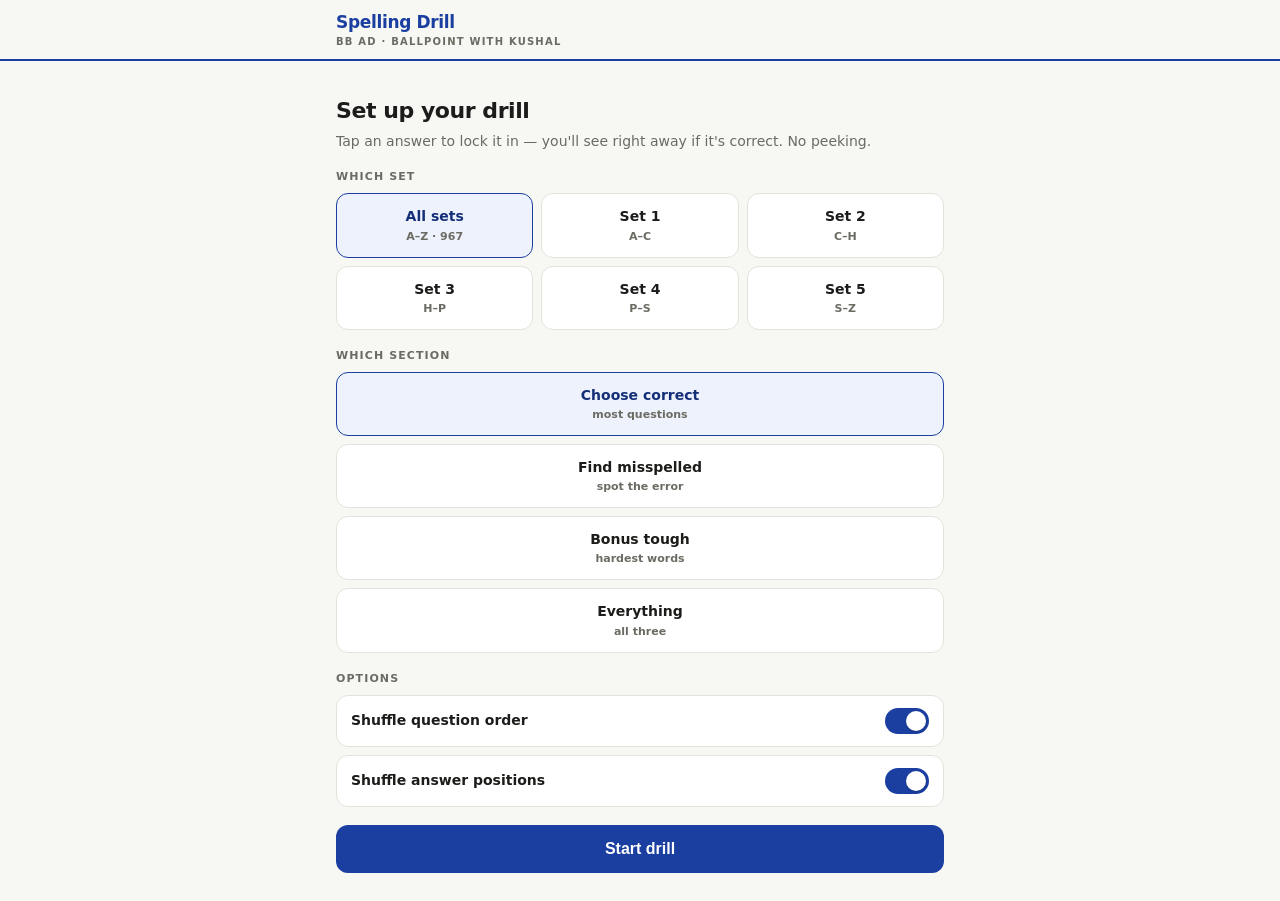
<file: BB_AD_Spelling_Drill.html>
<!DOCTYPE html>
<html lang="en">
<head>
<meta charset="UTF-8">
<meta name="viewport" content="width=device-width, initial-scale=1.0, viewport-fit=cover">
<title>BB AD Spelling Drill</title>
<style>
  :root{
    --ink:#1b3fa0; --ink-d:#142e78; --paper:#f7f7f4; --card:#ffffff;
    --line:#e3e3dc; --text:#1c1c1a; --muted:#6b6b63;
    --ok:#15803d; --ok-bg:#dcfce7; --ok-br:#86efac;
    --no:#b91c1c; --no-bg:#fee2e2; --no-br:#fca5a5;
  }
  *{box-sizing:border-box;-webkit-tap-highlight-color:transparent}
  html,body{margin:0}
  body{
    font-family:system-ui,-apple-system,Segoe UI,Roboto,sans-serif;
    background:var(--paper); color:var(--text); line-height:1.45;
    padding-bottom:env(safe-area-inset-bottom);
  }
  .wrap{max-width:640px;margin:0 auto;padding:16px}
  .mono{font-family:ui-monospace,"SF Mono",Menlo,Consolas,monospace}

  /* header */
  header{position:sticky;top:0;z-index:10;background:var(--paper);
    border-bottom:2px solid var(--ink);}
  .hbar{max-width:640px;margin:0 auto;padding:10px 16px;display:flex;
    align-items:center;justify-content:space-between;gap:12px}
  .brand{font-weight:800;letter-spacing:-.02em;font-size:17px;color:var(--ink)}
  .brand small{display:block;font-weight:600;font-size:10px;letter-spacing:.12em;
    text-transform:uppercase;color:var(--muted)}
  .progress{flex:1;height:6px;background:var(--line);border-radius:99px;overflow:hidden;display:none}
  .progress.show{display:block}
  .progress i{display:block;height:100%;width:0;background:var(--ink);transition:width .25s}
  .score{font-variant-numeric:tabular-nums;font-weight:700;font-size:14px;white-space:nowrap}
  .score .g{color:var(--ok)} .score .b{color:var(--no)}

  /* compact End button in header */
  .endbtn{border:1.5px solid var(--line);background:var(--card);color:var(--muted);
    font-weight:700;font-size:12px;border-radius:99px;padding:6px 12px;cursor:pointer;
    white-space:nowrap;flex:none;transition:.12s}
  .endbtn:active{transform:scale(.96)}
  .endbtn.confirm{border-color:var(--no);color:var(--no);background:var(--no-bg)}

  /* live rank badge in header */
  .rankbadge{font-weight:800;font-size:12px;border-radius:99px;padding:5px 10px;
    white-space:nowrap;flex:none;border:1.5px solid currentColor;
    line-height:1;letter-spacing:-.01em}

  /* rank on end screen */
  .endrank{font-size:24px;font-weight:800;letter-spacing:-.02em;margin:2px 0 0;
    display:flex;align-items:center;gap:8px}
  .endrank .em{font-size:30px}
  .endrank .ol{display:block;font-size:13px;font-weight:600;color:var(--muted);
    margin-top:3px;letter-spacing:0}

  h1{font-size:22px;letter-spacing:-.02em;margin:18px 0 4px}
  .sub{color:var(--muted);margin:0 0 18px;font-size:14px}
  .label{font-size:11px;letter-spacing:.1em;text-transform:uppercase;
    color:var(--muted);font-weight:700;margin:18px 0 8px}

  .grid{display:grid;gap:8px}
  .grid.two{grid-template-columns:1fr 1fr}
  .grid.three{grid-template-columns:1fr 1fr 1fr}
  .chip{border:1.5px solid var(--line);background:var(--card);border-radius:12px;
    padding:12px 10px;font-size:14px;font-weight:600;cursor:pointer;text-align:center;
    transition:.12s;color:var(--text)}
  .chip small{display:block;font-weight:600;color:var(--muted);font-size:11px;margin-top:2px}
  .chip[aria-pressed="true"]{border-color:var(--ink);background:#eef2fc;color:var(--ink-d)}
  .chip:active{transform:scale(.98)}

  .toggle{display:flex;align-items:center;justify-content:space-between;
    border:1.5px solid var(--line);background:var(--card);border-radius:12px;padding:12px 14px;font-size:14px;font-weight:600}
  .sw{width:44px;height:26px;border-radius:99px;background:var(--line);position:relative;transition:.15s;flex:none;cursor:pointer}
  .sw::after{content:"";position:absolute;top:3px;left:3px;width:20px;height:20px;border-radius:50%;background:#fff;transition:.15s;box-shadow:0 1px 2px rgba(0,0,0,.2)}
  .sw[aria-pressed="true"]{background:var(--ink)} .sw[aria-pressed="true"]::after{left:21px}

  .btn{display:block;width:100%;border:none;border-radius:12px;padding:15px;
    font-size:16px;font-weight:700;cursor:pointer;margin-top:18px;transition:.12s}
  .btn.primary{background:var(--ink);color:#fff}
  .btn.primary:active{background:var(--ink-d)}
  .btn.ghost{background:var(--card);color:var(--ink);border:1.5px solid var(--ink)}
  .btn:disabled{opacity:.4;cursor:not-allowed}

  /* quiz */
  .qmeta{display:flex;justify-content:space-between;align-items:baseline;margin:6px 0 10px}
  .qmeta .n{font-size:12px;letter-spacing:.08em;text-transform:uppercase;color:var(--muted);font-weight:700}
  .qmeta .tag{font-size:11px;font-weight:700;color:var(--ink);background:#eef2fc;padding:3px 8px;border-radius:99px}
  .qcard{background:var(--card);border:1.5px solid var(--line);border-radius:16px;padding:18px}
  .qprompt{font-size:15px;font-weight:600;margin:0 0 16px;color:var(--muted)}
  .opts{display:grid;gap:10px}
  .opt{display:flex;align-items:center;gap:12px;border:1.5px solid var(--line);
    background:var(--card);border-radius:12px;padding:14px 16px;cursor:pointer;
    font-size:17px;text-align:left;transition:.1s;width:100%}
  .opt .k{font:700 13px/1 ui-monospace,monospace;color:var(--muted);
    border:1.5px solid var(--line);border-radius:7px;width:24px;height:24px;
    display:flex;align-items:center;justify-content:center;flex:none}
  .opt:active{transform:scale(.99)}
  .opt.correct{border-color:var(--ok-br);background:var(--ok-bg)}
  .opt.correct .k{border-color:var(--ok);color:var(--ok)}
  .opt.wrong{border-color:var(--no-br);background:var(--no-bg)}
  .opt.wrong .k{border-color:var(--no);color:var(--no)}
  .opts.locked .opt{cursor:default}
  .feedback{margin-top:14px;font-size:14px;font-weight:600;min-height:20px}
  .feedback .ok{color:var(--ok)} .feedback .no{color:var(--no)}
  .feedback .corr{color:var(--text);font-weight:500}

  .endbig{font-size:46px;font-weight:800;letter-spacing:-.03em;margin:8px 0 0}
  .endbig.good{color:var(--ok)} .endbig.mid{color:var(--ink)} .endbig.low{color:var(--no)}
  .misslist{margin-top:14px;border:1.5px solid var(--line);border-radius:14px;overflow:hidden}
  .missrow{display:flex;justify-content:space-between;gap:10px;padding:11px 14px;border-top:1px solid var(--line);font-size:14px}
  .missrow:first-child{border-top:none}
  .missrow .you{color:var(--no);text-decoration:line-through}
  .missrow .ans{color:var(--ok);font-weight:700}
  .hint{font-size:12.5px;color:var(--muted);margin-top:10px;text-align:center}
  .hide{display:none!important}
</style>
</head>
<body>
<header>
  <div class="hbar">
    <div class="brand">Spelling Drill<small>BB AD · Ballpoint with Kushal</small></div>
    <div class="progress" id="prog"><i id="progbar"></i></div>
    <span class="rankbadge hide" id="rankBadge"></span>
    <div class="score hide" id="score"></div>
    <button class="endbtn hide" id="quitQuiz">End</button>
  </div>
</header>

<div class="wrap">
  <!-- HOME -->
  <section id="home">
    <h1>Set up your drill</h1>
    <p class="sub">Tap an answer to lock it in — you'll see right away if it's correct. No peeking.</p>

    <div class="label">Which set</div>
    <div class="grid three" id="setPick"></div>

    <div class="label">Which section</div>
    <div class="grid" id="secPick"></div>

    <div class="label">Options</div>
    <div class="grid" style="gap:8px">
      <div class="toggle">Shuffle question order
        <div class="sw" id="swQ" role="button" aria-pressed="true"></div></div>
      <div class="toggle">Shuffle answer positions
        <div class="sw" id="swO" role="button" aria-pressed="true"></div></div>
    </div>

    <button class="btn primary" id="start">Start drill</button>
    <button class="btn ghost hide" id="reviewMissed">Review my missed words</button>
    <p class="hint" id="missCount"></p>
  </section>

  <!-- QUIZ -->
  <section id="quiz" class="hide">
    <div class="qmeta"><span class="n" id="qn"></span><span class="tag" id="qtag"></span></div>
    <div class="qcard">
      <p class="qprompt" id="qprompt"></p>
      <div class="opts" id="opts"></div>
      <div class="feedback" id="feedback"></div>
    </div>
    <button class="btn primary hide" id="next">Next</button>
  </section>

  <!-- END -->
  <section id="end" class="hide">
    <div class="label">Result</div>
    <div class="endbig" id="endScore"></div>
    <div class="endrank" id="endRank"></div>
    <p class="sub" id="endLine"></p>
    <div id="missWrap"></div>
    <button class="btn primary hide" id="practiceMiss"></button>
    <button class="btn ghost" id="again">Restart this drill</button>
    <button class="btn ghost" id="goHome" style="margin-top:10px">Back to setup</button>
  </section>
</div>

<script>
const SETS = [{"id":"Set 1","range":"A–C","choose":[{"opts":["Abbreviate","Abreviate","Abbreviatte","Abbrebiate"],"correct":"Abbreviate"},{"opts":["Abhorrence","Abhorence","Abhorrance","Aborrence"],"correct":"Abhorrence"},{"opts":["Absence","Absense","Abscence","Absance"],"correct":"Absence"},{"opts":["Abundance","Abundence","Abunddance","Abandance"],"correct":"Abundance"},{"opts":["Accelerate","Accelarate","Acelerate","Accellerate"],"correct":"Accelerate"},{"opts":["Accessible","Accesible","Accessable","Acessible"],"correct":"Accessible"},{"opts":["Accessory","Accesory","Accessary","Acessory"],"correct":"Accessory"},{"opts":["Accidentally","Accidently","Accidentaly","Acidentally"],"correct":"Accidentally"},{"opts":["Accommodation","Accomodation","Acommodation","Accommadation"],"correct":"Accommodation"},{"opts":["Accommodate","Accomodate","Acommodate","Accommadate"],"correct":"Accommodate"},{"opts":["Accomplish","Acomplish","Accomplsh","Accomplich"],"correct":"Accomplish"},{"opts":["Accumulate","Acumulate","Accumalate","Accummulate"],"correct":"Accumulate"},{"opts":["Accuracy","Accurracy","Acuracy","Accuarcy"],"correct":"Accuracy"},{"opts":["Accurate","Acurate","Accurrate","Accuarte"],"correct":"Accurate"},{"opts":["Accustom","Acustom","Accustome","Accostum"],"correct":"Accustom"},{"opts":["Ache","Ake","Aiche","Acche"],"correct":"Ache"},{"opts":["Achievement","Acheivement","Achievment","Acheivment"],"correct":"Achievement"},{"opts":["Acknowledge","Aknowledge","Acknowlege","Acknowledg"],"correct":"Acknowledge"},{"opts":["Acquaintance","Acquaintence","Aquaintance","Acquaintanse"],"correct":"Acquaintance"},{"opts":["Acquire","Aquire","Acquir","Acuire"],"correct":"Acquire"},{"opts":["Acquitted","Aquitted","Acquited","Acquittd"],"correct":"Acquitted"},{"opts":["Across","Accross","Acros","Acrosss"],"correct":"Across"},{"opts":["Address","Adress","Addres","Adddress"],"correct":"Address"},{"opts":["Adequately","Adequatly","Adequetely","Adaquately"],"correct":"Adequately"},{"opts":["Adjacent","Adjacant","Adjecent","Adjasent"],"correct":"Adjacent"},{"opts":["Admittance","Admitance","Admittence","Admittanse"],"correct":"Admittance"},{"opts":["Adolescent","Adoloscent","Adolecent","Adolescant"],"correct":"Adolescent"},{"opts":["Adulteration","Adultaration","Adulteraton","Adultration"],"correct":"Adulteration"},{"opts":["Advertise","Advertize","Advertice","Advertse"],"correct":"Advertise"},{"opts":["Aerial","Aerail","Areial","Aireal"],"correct":"Aerial"},{"opts":["Affection","Afection","Affecton","Affektion"],"correct":"Affection"},{"opts":["Aggravate","Agravate","Aggravete","Aggrevate"],"correct":"Aggravate"},{"opts":["Aggregate","Agregate","Aggregat","Aggrigate"],"correct":"Aggregate"},{"opts":["Aggression","Agression","Aggresion","Aggretion"],"correct":"Aggression"},{"opts":["Aggressive","Agressive","Aggresive","Aggressve"],"correct":"Aggressive"},{"opts":["Agreeable","Agreable","Agreeible","Aggreeable"],"correct":"Agreeable"},{"opts":["Aisle","Aisel","Aisile","Ailse"],"correct":"Aisle"},{"opts":["Alcohol","Alcahol","Alcohaul","Alchohol"],"correct":"Alcohol"},{"opts":["Alien","Allien","Aalien","Alein"],"correct":"Alien"},{"opts":["Alumni","Allumni","Alumini","Aluminy"],"correct":"Alumni"},{"opts":["Allowance","Alowance","Allowence","Allowanse"],"correct":"Allowance"},{"opts":["Allusion","Alusion","Allution","Alluson"],"correct":"Allusion"},{"opts":["Altogether","Altoogether","Alltogether","Altogather"],"correct":"Altogether"},{"opts":["Alumnae","Alumnea","Aluminae","Alumnei"],"correct":"Alumnae"},{"opts":["Aluminium","Aluminuim","Aluminiam","Alumimium"],"correct":"Aluminium"},{"opts":["Amateur","Amatuer","Ameteur","Amature"],"correct":"Amateur"},{"opts":["Anachronism","Anachronsim","Anacronism","Anachronizm"],"correct":"Anachronism"},{"opts":["Anaesthesia","Anasthesia","Anaesthesa","Aneasthesia"],"correct":"Anaesthesia"},{"opts":["Analytical","Analitical","Analyticol","Anlytical"],"correct":"Analytical"},{"opts":["Anarchic","Anarchik","Anarcic","Anachic"],"correct":"Anarchic"},{"opts":["Anniversary","Aniversary","Anniversery","Annivarsary"],"correct":"Anniversary"},{"opts":["Annually","Anually","Annualy","Annualley"],"correct":"Annually"},{"opts":["Anonymity","Anonimity","Anonymty","Annonymity"],"correct":"Anonymity"},{"opts":["Anonymous","Anonimous","Anonymus","Annonymous"],"correct":"Anonymous"},{"opts":["Anterior","Antirior","Anteriour","Anterier"],"correct":"Anterior"},{"opts":["Anticipate","Anticepate","Antisipate","Anticipete"],"correct":"Anticipate"},{"opts":["Antiseptic","Antiseptik","Anticeptic","Antisaptic"],"correct":"Antiseptic"},{"opts":["Anxiety","Anxeity","Anxitey","Anxaiety"],"correct":"Anxiety"},{"opts":["Apologize","Apoligize","Apologyze","Apolagize"],"correct":"Apologize"},{"opts":["Apparatus","Aparatus","Apparutus","Apparattus"],"correct":"Apparatus"},{"opts":["Apparent","Aparent","Apparrent","Apparant"],"correct":"Apparent"},{"opts":["Appearance","Apearance","Appearence","Appearanse"],"correct":"Appearance"},{"opts":["Appropriate","Apropriate","Appropiate","Appropriete"],"correct":"Appropriate"},{"opts":["Architecture","Architechture","Arcitecture","Architectture"],"correct":"Architecture"},{"opts":["Arithmetic","Arithmatic","Arithemetic","Arithmetik"],"correct":"Arithmetic"},{"opts":["Ascend","Acend","Assend","Ascened"],"correct":"Ascend"},{"opts":["Ascent","Acent","Ascente","Asscent"],"correct":"Ascent"},{"opts":["Ascertain","Acertain","Assertain","Ascertian"],"correct":"Ascertain"},{"opts":["Assassination","Assasination","Assassignation","Asassination"],"correct":"Assassination"},{"opts":["Assent","Asent","Assant","Assentt"],"correct":"Assent"},{"opts":["Assessment","Asessment","Assesment","Assessmant"],"correct":"Assessment"},{"opts":["Assign","Asign","Assignn","Assgin"],"correct":"Assign"},{"opts":["Associate","Asociate","Associete","Assosiate"],"correct":"Associate"},{"opts":["Astray","Astrey","Asstray","Astay"],"correct":"Astray"},{"opts":["Atheist","Athiest","Atheest","Aithist"],"correct":"Atheist"},{"opts":["Athletic","Atheletic","Athletik","Athlitic"],"correct":"Athletic"},{"opts":["Atrophy","Atrophey","Attrophy","Atrofy"],"correct":"Atrophy"},{"opts":["Attain","Atain","Attein","Attainn"],"correct":"Attain"},{"opts":["Attempt","Attemt","Atempt","Attemppt"],"correct":"Attempt"},{"opts":["Attendance","Attendence","Atendance","Attendanse"],"correct":"Attendance"},{"opts":["Auxiliary","Auxilary","Auxiliery","Auxilliary"],"correct":"Auxiliary"},{"opts":["Awkward","Akward","Awkard","Awkwarrd"],"correct":"Awkward"},{"opts":["Balloon","Baloon","Ballon","Balloonn"],"correct":"Balloon"},{"opts":["Banquet","Banquett","Banquit","Banqet"],"correct":"Banquet"},{"opts":["Bargain","Bargin","Bargian","Bargen"],"correct":"Bargain"},{"opts":["Barrel","Barrell","Barel","Barrol"],"correct":"Barrel"},{"opts":["Battalion","Batalion","Battallion","Battaion"],"correct":"Battalion"},{"opts":["Battery","Batery","Batterry","Battary"],"correct":"Battery"},{"opts":["Beggar","Begger","Begar","Beggur"],"correct":"Beggar"},{"opts":["Beginning","Begining","Beginnning","Beginnig"],"correct":"Beginning"},{"opts":["Behaviour","Behavour","Behaviuor","Behavoiur"],"correct":"Behaviour"},{"opts":["Belief","Beleif","Beleef","Beliefe"],"correct":"Belief"},{"opts":["Believe","Beleive","Belive","Beleeve"],"correct":"Believe"},{"opts":["Beneficial","Benificial","Beneficail","Benefisial"],"correct":"Beneficial"},{"opts":["Benefit","Benifit","Benefitt","Beneffit"],"correct":"Benefit"},{"opts":["Bicycle","Bycycle","Bicicle","Bicyle"],"correct":"Bicycle"},{"opts":["Biscuit","Biscut","Bisquit","Biscuite"],"correct":"Biscuit"},{"opts":["Boundary","Boundry","Boundery","Boundrey"],"correct":"Boundary"},{"opts":["Bouquet","Boquet","Bouquette","Bouqet"],"correct":"Bouquet"},{"opts":["Bravery","Bravary","Braverry","Braverey"],"correct":"Bravery"},{"opts":["Breathe","Breeth","Breathee","Bretahe"],"correct":"Breathe"},{"opts":["Brevity","Brevitty","Brevety","Brivity"],"correct":"Brevity"},{"opts":["Brief","Breif","Breef","Briefe"],"correct":"Brief"},{"opts":["Brilliant","Briliant","Brilliantt","Brillaint"],"correct":"Brilliant"},{"opts":["Britain","Britian","Brittain","Britan"],"correct":"Britain"},{"opts":["Bruise","Bruse","Brusie","Bruize"],"correct":"Bruise"},{"opts":["Bulletin","Buletin","Bulletine","Bulliten"],"correct":"Bulletin"},{"opts":["Bumpkin","Bumkin","Bumpken","Bumpkinn"],"correct":"Bumpkin"},{"opts":["Bungalow","Bungalo","Bunglow","Bungallow"],"correct":"Bungalow"},{"opts":["Buoyant","Bouyant","Buyant","Buoyent"],"correct":"Buoyant"},{"opts":["Bureau","Buraeu","Bureua","Burau"],"correct":"Bureau"},{"opts":["Bureaucracy","Bureucracy","Bureaucrasy","Beaurocracy"],"correct":"Bureaucracy"},{"opts":["Bureaucrat","Bureucrat","Beaurocrat","Bureaucrate"],"correct":"Bureaucrat"},{"opts":["Burglar","Burgler","Buglar","Burglarr"],"correct":"Burglar"},{"opts":["Bury","Burry","Bary","Buryy"],"correct":"Bury"},{"opts":["Business","Buisness","Bussiness","Busness"],"correct":"Business"},{"opts":["Cadaverous","Cadaverus","Cadeverous","Cadavrous"],"correct":"Cadaverous"},{"opts":["Cafeteria","Cafateria","Caffeteria","Cafetaria"],"correct":"Cafeteria"},{"opts":["Caffeine","Caffiene","Cafeine","Caffeene"],"correct":"Caffeine"},{"opts":["Calendar","Calender","Calandar","Calenndar"],"correct":"Calendar"},{"opts":["Campaign","Campain","Campaing","Campagin"],"correct":"Campaign"},{"opts":["Carefully","Carefuly","Carfully","Carefullie"],"correct":"Carefully"},{"opts":["Caribbean","Carribean","Caribean","Carribbean"],"correct":"Caribbean"},{"opts":["Carriage","Carraige","Cariage","Carriege"],"correct":"Carriage"},{"opts":["Cashier","Casheir","Cashir","Casheer"],"correct":"Cashier"},{"opts":["Catalogue","Cataloge","Catologue","Catalouge"],"correct":"Catalogue"},{"opts":["Catastrophe","Catastrophy","Catastrofe","Catastraphe"],"correct":"Catastrophe"},{"opts":["Category","Catagory","Categoary","Categorey"],"correct":"Category"},{"opts":["Caterpillar","Catterpillar","Caterpiller","Caterpilar"],"correct":"Caterpillar"},{"opts":["Ceiling","Cieling","Ceeling","Ceilling"],"correct":"Ceiling"},{"opts":["Cemetery","Cemetary","Cementery","Cemetry"],"correct":"Cemetery"},{"opts":["Census","Cencus","Censuss","Sensus"],"correct":"Census"},{"opts":["Challenge","Chalenge","Challange","Challanege"],"correct":"Challenge"},{"opts":["Changeable","Changable","Changeble","Changeabel"],"correct":"Changeable"},{"opts":["Characteristic","Charecteristic","Characteristc","Charactaristic"],"correct":"Characteristic"},{"opts":["Chauvinism","Chauvanism","Chavinism","Chauvinizm"],"correct":"Chauvinism"},{"opts":["Chocolate","Choclate","Chocolatte","Chocalate"],"correct":"Chocolate"},{"opts":["Cholera","Colera","Cholara","Choleera"],"correct":"Cholera"},{"opts":["Cigarette","Cigerette","Cigarete","Cigarett"],"correct":"Cigarette"},{"opts":["Collaboration","Collaberation","Colaboration","Collabaration"],"correct":"Collaboration"}],"spot":[{"words":["Accommodate","Acheivement","Apparent","Bargain"],"answer":"Acheivement","correction":"Achievement"},{"words":["Beleive","Bicycle","Bureau","Census"],"answer":"Beleive","correction":"Believe"},{"words":["Calendar","Cemetary","Challenge","Chocolate"],"answer":"Cemetary","correction":"Cemetery"},{"words":["Aggressive","Agression","Assessment","Attendance"],"answer":"Agression","correction":"Aggression"},{"words":["Acquaintance","Adress","Aerial","Anxiety"],"answer":"Adress","correction":"Address"},{"words":["Buisness","Bouquet","Bravery","Brilliant"],"answer":"Buisness","correction":"Business"},{"words":["Caffeine","Carribean","Cashier","Category"],"answer":"Carribean","correction":"Caribbean"},{"words":["Abundance","Accesible","Adjacent","Alcohol"],"answer":"Accesible","correction":"Accessible"},{"words":["Maintenance","Occurence","Privilege","Rhythm"],"answer":"Occurence","correction":"Occurrence"},{"words":["Embarass","Harass","Necessary","Separate"],"answer":"Embarass","correction":"Embarrass"},{"words":["Liaison","Questionaire","Millennium","Hierarchy"],"answer":"Questionaire","correction":"Questionnaire"},{"words":["Definately","Committee","Possession","Receipt"],"answer":"Definately","correction":"Definitely"},{"words":["Conscious","Mischievious","Pronunciation","Vacuum"],"answer":"Mischievious","correction":"Mischievous"},{"words":["Guarantee","Hygeine","Threshold","Withhold"],"answer":"Hygeine","correction":"Hygiene"},{"words":["Aluminium","Anonymous","Athelete","Auxiliary"],"answer":"Athelete","correction":"Athlete"},{"words":["Beginning","Benificial","Boundary","Britain"],"answer":"Benificial","correction":"Beneficial"},{"words":["Accumulate","Acquitted","Adolecent","Affection"],"answer":"Adolecent","correction":"Adolescent"},{"words":["Bulletin","Burglar","Buoyant","Bungaloo"],"answer":"Bungaloo","correction":"Bungalow"},{"words":["Amateur","Anachronism","Anniversery","Antiseptic"],"answer":"Anniversery","correction":"Anniversary"},{"words":["Catastrophe","Caterpiller","Chauvinism","Cholera"],"answer":"Caterpiller","correction":"Caterpillar"},{"words":["Privelege","Separate","Government","Tomorrow"],"answer":"Privelege","correction":"Privilege"},{"words":["Foreign","Sieze","Weird","Receive"],"answer":"Sieze","correction":"Seize"},{"words":["Conscience","Liesure","Maintenance","Parliament"],"answer":"Liesure","correction":"Leisure"},{"words":["Acknowledge","Architecture","Arithmetic","Asassination"],"answer":"Asassination","correction":"Assassination"},{"words":["Abbreviate","Abhorrance","Absence","Abundance"],"answer":"Abhorrance","correction":"Abhorrence"}],"bonus":[{"opts":["Liaison","Liason","Liasion","Liaision"],"correct":"Liaison"},{"opts":["Questionnaire","Questionaire","Questionnair","Questionarie"],"correct":"Questionnaire"},{"opts":["Millennium","Millenium","Milennium","Millenniumm"],"correct":"Millennium"},{"opts":["Harass","Harrass","Haras","Harasss"],"correct":"Harass"},{"opts":["Embarrass","Embarass","Embarras","Embaras"],"correct":"Embarrass"},{"opts":["Occurrence","Occurence","Occurrance","Ocurrence"],"correct":"Occurrence"},{"opts":["Privilege","Priviledge","Privelege","Privilage"],"correct":"Privilege"},{"opts":["Maintenance","Maintainance","Maintenence","Maintanance"],"correct":"Maintenance"},{"opts":["Pronunciation","Pronounciation","Pronuncation","Pronounciaton"],"correct":"Pronunciation"},{"opts":["Conscientious","Consciencious","Conscientous","Concientious"],"correct":"Conscientious"},{"opts":["Rhythm","Rythm","Rhythem","Rhytm"],"correct":"Rhythm"},{"opts":["Hierarchy","Heirarchy","Hierachy","Hierarcy"],"correct":"Hierarchy"},{"opts":["Guarantee","Garantee","Guarentee","Guaranty"],"correct":"Guarantee"},{"opts":["Necessary","Neccessary","Necesary","Necessery"],"correct":"Necessary"},{"opts":["Separate","Seperate","Saperate","Separete"],"correct":"Separate"},{"opts":["Receipt","Reciept","Receit","Recipt"],"correct":"Receipt"},{"opts":["Mischievous","Mischievious","Mischievus","Mischeivous"],"correct":"Mischievous"},{"opts":["Plagiarism","Plagarism","Plagiarisim","Plagairism"],"correct":"Plagiarism"},{"opts":["Entrepreneur","Entrepeneur","Enterpreneur","Entreprenuer"],"correct":"Entrepreneur"},{"opts":["Reconnaissance","Reconaissance","Reconnaisance","Reconnaissence"],"correct":"Reconnaissance"},{"opts":["Possession","Posession","Possesion","Posetion"],"correct":"Possession"},{"opts":["Committee","Commitee","Comittee","Committe"],"correct":"Committee"},{"opts":["Fluorescent","Flourescent","Fluorescant","Floursecent"],"correct":"Fluorescent"},{"opts":["Supersede","Supercede","Superseed","Supersead"],"correct":"Supersede"},{"opts":["Withhold","Withold","Withhhold","Withhol"],"correct":"Withhold"}]},{"id":"Set 2","range":"C–H","choose":[{"opts":["Colleague","Collegue","Coleague","Colleage"],"correct":"Colleague"},{"opts":["Collectible","Colectible","Collectibel","Collecteble"],"correct":"Collectible"},{"opts":["Collision","Colision","Collison","Collishion"],"correct":"Collision"},{"opts":["Colonel","Colonal","Coronel","Kolonel"],"correct":"Colonel"},{"opts":["Colossal","Colosal","Collosal","Colossel"],"correct":"Colossal"},{"opts":["Column","Colmun","Collumn","Columm"],"correct":"Column"},{"opts":["Commemorate","Commemerate","Comemorate","Commemorrate"],"correct":"Commemorate"},{"opts":["Commentary","Commentry","Comentary","Commentery"],"correct":"Commentary"},{"opts":["Commercial","Comercial","Commerical","Commercail"],"correct":"Commercial"},{"opts":["Commission","Comission","Commision","Commisson"],"correct":"Commission"},{"opts":["Commitment","Committment","Comitment","Commitement"],"correct":"Commitment"},{"opts":["Committed","Commited","Comitted","Committted"],"correct":"Committed"},{"opts":["Committee","Commitee","Comittee","Committe"],"correct":"Committee"},{"opts":["Comparative","Comparitive","Comperative","Comparativ"],"correct":"Comparative"},{"opts":["Compelled","Compeled","Compelld","Compeleed"],"correct":"Compelled"},{"opts":["Compete","Compeet","Compette","Compeete"],"correct":"Compete"},{"opts":["Competition","Competetion","Compitition","Competion"],"correct":"Competition"},{"opts":["Competitive","Competetive","Compeptitive","Competitve"],"correct":"Competitive"},{"opts":["Complement","Complemnt","Complament","Compplement"],"correct":"Complement"},{"opts":["Compliment","Complment","Complimant","Complemint"],"correct":"Compliment"},{"opts":["Compulsory","Compulsary","Compulsery","Compolsory"],"correct":"Compulsory"},{"opts":["Conceited","Concieted","Conceted","Conceitad"],"correct":"Conceited"},{"opts":["Conceivable","Concievable","Conceiveable","Conceivible"],"correct":"Conceivable"},{"opts":["Condemn","Condem","Condamn","Condemm"],"correct":"Condemn"},{"opts":["Condensed","Condenced","Condensd","Condansed"],"correct":"Condensed"},{"opts":["Condescend","Condescent","Condesend","Condascend"],"correct":"Condescend"},{"opts":["Conferred","Confered","Conferrred","Conffered"],"correct":"Conferred"},{"opts":["Conjurer","Conjerer","Conjurar","Conjuere"],"correct":"Conjurer"},{"opts":["Connoisseur","Conoisseur","Connoiseur","Connaisseur"],"correct":"Connoisseur"},{"opts":["Conquer","Conqer","Conquor","Conquerr"],"correct":"Conquer"},{"opts":["Conscience","Concience","Conscence","Consciense"],"correct":"Conscience"},{"opts":["Conscientious","Consciencious","Conscientous","Concientious"],"correct":"Conscientious"},{"opts":["Conscious","Concious","Consious","Conscius"],"correct":"Conscious"},{"opts":["Consciousness","Conciousness","Consciousnes","Consciousnness"],"correct":"Consciousness"},{"opts":["Consensus","Concensus","Consenus","Consensous"],"correct":"Consensus"},{"opts":["Consistent","Consistant","Concistent","Consisstent"],"correct":"Consistent"},{"opts":["Contemporary","Contemporory","Contempary","Comtemporary"],"correct":"Contemporary"},{"opts":["Continuity","Continiuty","Continutiy","Continuty"],"correct":"Continuity"},{"opts":["Controversy","Controvercy","Contraversy","Controversey"],"correct":"Controversy"},{"opts":["Convenience","Conveniance","Convinience","Conveinience"],"correct":"Convenience"},{"opts":["Convenient","Conveniant","Convinient","Conveinient"],"correct":"Convenient"},{"opts":["Conveyance","Conveyence","Convayance","Conveyanse"],"correct":"Conveyance"},{"opts":["Correlate","Corelate","Correllate","Corrolate"],"correct":"Correlate"},{"opts":["Correspondence","Correspondance","Corespondence","Correspondense"],"correct":"Correspondence"},{"opts":["Council","Counsil","Councel","Councill"],"correct":"Council"},{"opts":["Counselor","Counseler","Counslor","Counsilor"],"correct":"Counselor"},{"opts":["Counterfeit","Counterfiet","Counterfit","Counterfeet"],"correct":"Counterfeit"},{"opts":["Courageous","Couragous","Curageous","Courageus"],"correct":"Courageous"},{"opts":["Courteous","Courteus","Curteous","Courteuos"],"correct":"Courteous"},{"opts":["Courtesy","Courtsey","Curtesy","Courtecy"],"correct":"Courtesy"},{"opts":["Create","Creat","Craete","Creatte"],"correct":"Create"},{"opts":["Criticise","Critisise","Criticice","Cricitise"],"correct":"Criticise"},{"opts":["Curiosity","Curiousity","Curiosety","Curosity"],"correct":"Curiosity"},{"opts":["Curriculum","Curiculum","Curriculm","Curriculam"],"correct":"Curriculum"},{"opts":["Cylinder","Cilinder","Cylindar","Cylynder"],"correct":"Cylinder"},{"opts":["Deceit","Deciet","Deceat","Deceite"],"correct":"Deceit"},{"opts":["Deceive","Decieve","Deceeve","Deceve"],"correct":"Deceive"},{"opts":["Decision","Decison","Desicion","Decission"],"correct":"Decision"},{"opts":["Defendant","Defendent","Defandant","Defendantt"],"correct":"Defendant"},{"opts":["Deferred","Defered","Deferrred","Defferred"],"correct":"Deferred"},{"opts":["Defiant","Defient","Defiantt","Defaint"],"correct":"Defiant"},{"opts":["Deficiency","Defficiency","Deficiancy","Deficency"],"correct":"Deficiency"},{"opts":["Definite","Definate","Defenite","Definitte"],"correct":"Definite"},{"opts":["Definitely","Definately","Definitly","Defenitely"],"correct":"Definitely"},{"opts":["Definition","Defenition","Definiton","Defintion"],"correct":"Definition"},{"opts":["Dehydration","Dehidration","Dehyration","Dehydraton"],"correct":"Dehydration"},{"opts":["Delayed","Delaid","Delayd","Dilayed"],"correct":"Delayed"},{"opts":["Dependent","Dependentt","Depindent","Dependint"],"correct":"Dependent"},{"opts":["Depression","Depresion","Deppression","Depresson"],"correct":"Depression"},{"opts":["Descend","Decend","Desend","Descned"],"correct":"Descend"},{"opts":["Descendant","Decendant","Descendantt","Descandant"],"correct":"Descendant"},{"opts":["Description","Discription","Descripton","Describtion"],"correct":"Description"},{"opts":["Desert","Deseart","Desertt","Desart"],"correct":"Desert"},{"opts":["Despair","Dispair","Despare","Despiar"],"correct":"Despair"},{"opts":["Desperate","Desparate","Despirate","Desperatte"],"correct":"Desperate"},{"opts":["Dessert","Dessart","Dezzert","Desserrt"],"correct":"Dessert"},{"opts":["Deterrence","Deterence","Deterrance","Detterrence"],"correct":"Deterrence"},{"opts":["Diabetes","Diabetis","Diabetus","Diabettes"],"correct":"Diabetes"},{"opts":["Diarrhoea","Diarrohea","Diarhoea","Diarrhoa"],"correct":"Diarrhoea"},{"opts":["Dilemma","Dilema","Dillema","Dilemna"],"correct":"Dilemma"},{"opts":["Diligent","Diligant","Dilligent","Diligennt"],"correct":"Diligent"},{"opts":["Dinosaur","Dinasaur","Dinosor","Dinosaurr"],"correct":"Dinosaur"},{"opts":["Diphtheria","Diptheria","Diphteria","Diphtheia"],"correct":"Diphtheria"},{"opts":["Disappearance","Disapearance","Disappearence","Dissappearance"],"correct":"Disappearance"},{"opts":["Disastrous","Disasterous","Disastrus","Dissastrous"],"correct":"Disastrous"},{"opts":["Discipline","Disipline","Disciplin","Dicipline"],"correct":"Discipline"},{"opts":["Discussion","Discusion","Discusson","Disscussion"],"correct":"Discussion"},{"opts":["Disease","Desease","Diseese","Diseaze"],"correct":"Disease"},{"opts":["Dispensable","Dispensible","Dispensabe","Dispenseable"],"correct":"Dispensable"},{"opts":["Dissatisfied","Disatisfied","Dissatisfyed","Dissattisfied"],"correct":"Dissatisfied"},{"opts":["Dissipate","Disipate","Dissapate","Dissippate"],"correct":"Dissipate"},{"opts":["Distinguish","Distinquish","Distingush","Distingiush"],"correct":"Distinguish"},{"opts":["Divide","Devide","Divid","Dividee"],"correct":"Divide"},{"opts":["Dividend","Dividand","Dividentt","Divedend"],"correct":"Dividend"},{"opts":["Division","Divison","Divission","Divishion"],"correct":"Division"},{"opts":["Dormitory","Dormatory","Dormitery","Dormitry"],"correct":"Dormitory"},{"opts":["Drunkenness","Drunkeness","Drunknness","Drunkennes"],"correct":"Drunkenness"},{"opts":["Dysentery","Dysentary","Disentery","Dysentry"],"correct":"Dysentery"},{"opts":["Ecstasy","Ecstacy","Exstasy","Ecstosy"],"correct":"Ecstasy"},{"opts":["Efficiency","Efficeincy","Eficiency","Efficency"],"correct":"Efficiency"},{"opts":["Einstein","Einstien","Einsten","Einsteine"],"correct":"Einstein"},{"opts":["Eligible","Elligible","Eligable","Elegible"],"correct":"Eligible"},{"opts":["Embarrass","Embarass","Embaras","Embarras"],"correct":"Embarrass"},{"opts":["Eminent","Eminant","Emminent","Eminentt"],"correct":"Eminent"},{"opts":["Encouragement","Encuragement","Encouragment","Encourragement"],"correct":"Encouragement"},{"opts":["Entrepreneur","Entrepeneur","Enterpreneur","Entreprenuer"],"correct":"Entrepreneur"},{"opts":["Enthusiastic","Enthusiastik","Enthousiastic","Enthusasstic"],"correct":"Enthusiastic"},{"opts":["Entirely","Entirly","Entierly","Enterely"],"correct":"Entirely"},{"opts":["Envelope","Enveleope","Envelopp","Envalope"],"correct":"Envelope"},{"opts":["Environment","Enviroment","Envirinment","Enviornment"],"correct":"Environment"},{"opts":["Equipment","Equpment","Equippment","Equiptment"],"correct":"Equipment"},{"opts":["Equipped","Equiped","Equippped","Equpped"],"correct":"Equipped"},{"opts":["Equivalent","Equivelent","Equivalant","Equivelant"],"correct":"Equivalent"},{"opts":["European","Europian","Euorpean","Europien"],"correct":"European"},{"opts":["Exaggerate","Exagerate","Exaggarate","Exeggerate"],"correct":"Exaggerate"},{"opts":["Exceed","Exceede","Excede","Exseed"],"correct":"Exceed"},{"opts":["Excellent","Excelent","Excellant","Exellent"],"correct":"Excellent"},{"opts":["Excitement","Excitment","Excietement","Exitement"],"correct":"Excitement"},{"opts":["Exercise","Excercise","Exersise","Exercize"],"correct":"Exercise"},{"opts":["Exhaust","Exaust","Exhuast","Exhasut"],"correct":"Exhaust"},{"opts":["Exhaustion","Exaustion","Exhuastion","Exhaustian"],"correct":"Exhaustion"},{"opts":["Exhibition","Exibition","Exhibiton","Exhabition"],"correct":"Exhibition"},{"opts":["Exhilarate","Exhilerate","Exhilirate","Exilarate"],"correct":"Exhilarate"},{"opts":["Existence","Existance","Existense","Exsistence"],"correct":"Existence"},{"opts":["Expedient","Expedent","Expediant","Expeedient"],"correct":"Expedient"},{"opts":["Expense","Expence","Expensse","Expenze"],"correct":"Expense"},{"opts":["Experiment","Experement","Experiement","Expiriment"],"correct":"Experiment"},{"opts":["Explanation","Explaination","Explanaton","Explenation"],"correct":"Explanation"},{"opts":["Extension","Extention","Extenshion","Extansion"],"correct":"Extension"},{"opts":["Extraordinary","Extrordinary","Extraordinery","Extraordnary"],"correct":"Extraordinary"},{"opts":["Exuberance","Exhuberance","Exuberence","Exuberanse"],"correct":"Exuberance"},{"opts":["Facsimile","Facsimely","Faxsimile","Facsmile"],"correct":"Facsimile"},{"opts":["Fahrenheit","Farenheit","Fahrenhiet","Fahrenheight"],"correct":"Fahrenheit"},{"opts":["Fallacious","Falacious","Fallacous","Fallaceous"],"correct":"Fallacious"},{"opts":["Fallacy","Falacy","Fallasy","Fallcy"],"correct":"Fallacy"},{"opts":["Familiar","Familier","Familliar","Fimiliar"],"correct":"Familiar"},{"opts":["Fascinate","Facinate","Fascinatte","Fasinate"],"correct":"Fascinate"},{"opts":["Fascination","Facination","Fascinaton","Fasination"],"correct":"Fascination"},{"opts":["Fictitious","Fictitous","Ficticious","Fictisious"],"correct":"Fictitious"},{"opts":["Fiery","Firey","Fiary","Fierry"],"correct":"Fiery"},{"opts":["Fluorescent","Flourescent","Fluorescant","Floursecent"],"correct":"Fluorescent"},{"opts":["Forcibly","Forcably","Forciby","Forciblly"],"correct":"Forcibly"},{"opts":["Foreign","Foriegn","Forein","Foreigne"],"correct":"Foreign"},{"opts":["Foreigner","Foriegner","Foreiner","Foreignor"],"correct":"Foreigner"},{"opts":["Foresee","Forsee","Foresea","Foreseee"],"correct":"Foresee"},{"opts":["Forfeit","Forfit","Forfiet","Forefeit"],"correct":"Forfeit"},{"opts":["Forfeiture","Forfeture","Forfiture","Forfeitture"],"correct":"Forfeiture"},{"opts":["Forty","Fourty","Forety","Fortty"],"correct":"Forty"},{"opts":["Fragile","Fragle","Fragil","Fragille"],"correct":"Fragile"},{"opts":["Frustration","Frusteration","Frustraton","Frustrasion"],"correct":"Frustration"},{"opts":["Fuelling","Fuellling","Fueliing","Fuelng"],"correct":"Fuelling"},{"opts":["Fulfil","Fullfil","Fulfeel","Fullfill"],"correct":"Fulfil"},{"opts":["Gauge","Guage","Gaugue","Gague"],"correct":"Gauge"},{"opts":["Genius","Genious","Genuis","Geniuss"],"correct":"Genius"},{"opts":["Genuine","Genuin","Geniune","Genuwine"],"correct":"Genuine"},{"opts":["Glorious","Glorius","Gloriuos","Glorrious"],"correct":"Glorious"},{"opts":["Government","Goverment","Govenment","Governmant"],"correct":"Government"},{"opts":["Governor","Govenor","Governer","Governour"],"correct":"Governor"},{"opts":["Grammar","Grammer","Gramar","Grammor"],"correct":"Grammar"},{"opts":["Grateful","Greatful","Gratefull","Gratful"],"correct":"Grateful"},{"opts":["Grievance","Greivance","Grievence","Grievanse"],"correct":"Grievance"},{"opts":["Grievous","Grievious","Greivous","Grievus"],"correct":"Grievous"},{"opts":["Guarantee","Garantee","Guarentee","Gaurantee"],"correct":"Guarantee"},{"opts":["Guardian","Gaurdian","Guardain","Guardien"],"correct":"Guardian"},{"opts":["Guerrilla","Guerilla","Gurrilla","Guerrila"],"correct":"Guerrilla"},{"opts":["Guidance","Guidence","Guidanse","Gidance"],"correct":"Guidance"},{"opts":["Guinness","Guiness","Guinnes","Guinnness"],"correct":"Guinness"},{"opts":["Hallucination","Halucination","Hallucionation","Hallucinaton"],"correct":"Hallucination"},{"opts":["Handkerchief","Handkercheif","Hankerchief","Handkerchef"],"correct":"Handkerchief"},{"opts":["Hangar","Hangarr","Hangor","Hanghar"],"correct":"Hangar"},{"opts":["Happiness","Happines","Hapiness","Happyness"],"correct":"Happiness"},{"opts":["Harass","Harrass","Haras","Harasss"],"correct":"Harass"}],"spot":[{"words":["Colleague","Comittee","Conscience","Courageous"],"answer":"Comittee","correction":"Committee"},{"words":["Definite","Dilemma","Disipline","Diligent"],"answer":"Disipline","correction":"Discipline"},{"words":["Embarrass","Eminant","Envelope","Exercise"],"answer":"Eminant","correction":"Eminent"},{"words":["Foriegn","Forty","Fragile","Frustration"],"answer":"Foriegn","correction":"Foreign"},{"words":["Government","Grammer","Grievous","Guidance"],"answer":"Grammer","correction":"Grammar"},{"words":["Harass","Happiness","Hankerchief","Hangar"],"answer":"Hankerchief","correction":"Handkerchief"},{"words":["Commission","Compeled","Compulsory","Conquer"],"answer":"Compeled","correction":"Compelled"},{"words":["Conscious","Consensus","Consistant","Continuity"],"answer":"Consistant","correction":"Consistent"},{"words":["Curiosity","Curriculm","Cylinder","Council"],"answer":"Curriculm","correction":"Curriculum"},{"words":["Deceive","Decison","Defendant","Descend"],"answer":"Decison","correction":"Decision"},{"words":["Disastrous","Disease","Divison","Dormitory"],"answer":"Divison","correction":"Division"},{"words":["Ecstasy","Efficiency","Eligable","Encouragement"],"answer":"Eligable","correction":"Eligible"},{"words":["Entrepreneur","Enthusiastic","Equiped","Equivalent"],"answer":"Equiped","correction":"Equipped"},{"words":["Exaggerate","Excellent","Existance","Experiment"],"answer":"Existance","correction":"Existence"},{"words":["Familiar","Fascinate","Ficticious","Fiery"],"answer":"Ficticious","correction":"Fictitious"},{"words":["Guarantee","Guardian","Gurrilla","Guinness"],"answer":"Gurrilla","correction":"Guerrilla"},{"words":["Colossal","Comemorate","Commercial","Comparative"],"answer":"Comemorate","correction":"Commemorate"},{"words":["Conceivable","Condemn","Condesend","Conferred"],"answer":"Condesend","correction":"Condescend"},{"words":["Correspondance","Counterfeit","Courtesy","Create"],"answer":"Correspondance","correction":"Correspondence"},{"words":["Dependent","Despair","Desparate","Deterrence"],"answer":"Desparate","correction":"Desperate"},{"words":["Disappearance","Dispensable","Disatisfied","Dissipate"],"answer":"Disatisfied","correction":"Dissatisfied"},{"words":["Exhibition","Exilarate","Expedient","Explanation"],"answer":"Exilarate","correction":"Exhilarate"},{"words":["Fahrenheit","Falacy","Fluorescent","Forfeit"],"answer":"Falacy","correction":"Fallacy"},{"words":["Gauge","Genuine","Glorius","Governor"],"answer":"Glorius","correction":"Glorious"},{"words":["Acommodate","Privilege","Necessary","Rhythm"],"answer":"Acommodate","correction":"Accommodate"}],"bonus":[{"opts":["Acquiesce","Aquiesce","Acquiese","Acqueisce"],"correct":"Acquiesce"},{"opts":["Bourgeois","Bourgois","Bourgeoi","Borgeois"],"correct":"Bourgeois"},{"opts":["Camouflage","Camoflage","Camouflauge","Camaflage"],"correct":"Camouflage"},{"opts":["Chauffeur","Chauffer","Chaffeur","Chauffuer"],"correct":"Chauffeur"},{"opts":["Hemorrhage","Hemorhage","Hemorrage","Hemmorhage"],"correct":"Hemorrhage"},{"opts":["Hypocrisy","Hipocrisy","Hypocrasy","Hypocricy"],"correct":"Hypocrisy"},{"opts":["Idiosyncrasy","Idiosyncracy","Idiosyncrosy","Idosyncrasy"],"correct":"Idiosyncrasy"},{"opts":["Inoculate","Innoculate","Inocculate","Inoculatte"],"correct":"Inoculate"},{"opts":["Jewellery","Jewelery","Jewellry","Jewlery"],"correct":"Jewellery"},{"opts":["Lieutenant","Leiutenant","Lieutenent","Lutenant"],"correct":"Lieutenant"},{"opts":["Manoeuvre","Manouvre","Maneuvre","Manoeuvere"],"correct":"Manoeuvre"},{"opts":["Mediterranean","Meditteranean","Mediteranean","Mediterannean"],"correct":"Mediterranean"},{"opts":["Mnemonic","Nemonic","Mneumonic","Mnemonik"],"correct":"Mnemonic"},{"opts":["Paraphernalia","Paraphenalia","Parapharnalia","Paraphranelia"],"correct":"Paraphernalia"},{"opts":["Pharaoh","Pharoah","Faraoh","Pharoh"],"correct":"Pharaoh"},{"opts":["Playwright","Playwrite","Playright","Playwrght"],"correct":"Playwright"},{"opts":["Pneumonia","Neumonia","Pnuemonia","Pneumonea"],"correct":"Pneumonia"},{"opts":["Renaissance","Renaisance","Rennaissance","Renaissence"],"correct":"Renaissance"},{"opts":["Sabotage","Sabatage","Sabottage","Sabotaje"],"correct":"Sabotage"},{"opts":["Sergeant","Sargeant","Sergent","Sergaent"],"correct":"Sergeant"},{"opts":["Silhouette","Sillhouette","Silouette","Silhoette"],"correct":"Silhouette"},{"opts":["Surveillance","Surveilance","Survellance","Surveillence"],"correct":"Surveillance"},{"opts":["Tyranny","Tyrany","Tyrrany","Tyranni"],"correct":"Tyranny"},{"opts":["Vengeance","Vengance","Vengeence","Venegance"],"correct":"Vengeance"},{"opts":["Yacht","Yatch","Yaht","Yhacht"],"correct":"Yacht"}]},{"id":"Set 3","range":"H–P","choose":[{"opts":["Height","Hieght","Heigth","Heighth"],"correct":"Height"},{"opts":["Heinous","Hienous","Heinus","Heineous"],"correct":"Heinous"},{"opts":["Haemorrhage","Haemorhage","Haemorrage","Heamorrhage"],"correct":"Haemorrhage"},{"opts":["Hesitancy","Hesitency","Hesitancey","Hezitancy"],"correct":"Hesitancy"},{"opts":["Heterogeneous","Heterogenous","Heterogeneus","Heterogeneious"],"correct":"Heterogeneous"},{"opts":["Hierarchy","Heirarchy","Hierachy","Hierarcy"],"correct":"Hierarchy"},{"opts":["Hindrance","Hinderance","Hindrence","Hindranse"],"correct":"Hindrance"},{"opts":["Hoarse","Hoarce","Hoarese","Hourse"],"correct":"Hoarse"},{"opts":["Humorous","Humerous","Humorus","Humourous"],"correct":"Humorous"},{"opts":["Hurriedly","Huriedly","Hurridly","Hurriedley"],"correct":"Hurriedly"},{"opts":["Hygiene","Hygeine","Hygene","Hygine"],"correct":"Hygiene"},{"opts":["Hygienic","Hygenic","Hygeinic","Hyginic"],"correct":"Hygienic"},{"opts":["Hypocrisy","Hipocrisy","Hypocrasy","Hypocricy"],"correct":"Hypocrisy"},{"opts":["Hypocrite","Hipocrite","Hypocryte","Hypocrit"],"correct":"Hypocrite"},{"opts":["Idiosyncrasy","Idiosyncracy","Idiosyncrosy","Idosyncrasy"],"correct":"Idiosyncrasy"},{"opts":["Illiterate","Iliterate","Illeterate","Illiterat"],"correct":"Illiterate"},{"opts":["Illogical","Ilogical","Illogcal","Illogicle"],"correct":"Illogical"},{"opts":["Imaginary","Imaginery","Imaginry","Imagionary"],"correct":"Imaginary"},{"opts":["Immediately","Immediatly","Imediately","Immediatley"],"correct":"Immediately"},{"opts":["Immensely","Imensely","Immensly","Immenseley"],"correct":"Immensely"},{"opts":["Immigrant","Imigrant","Immigrent","Immagrant"],"correct":"Immigrant"},{"opts":["Implement","Impliment","Implemnt","Implemant"],"correct":"Implement"},{"opts":["Inadvertent","Inadvertant","Inadvertentt","Inadverttent"],"correct":"Inadvertent"},{"opts":["Incalculable","Incalcuable","Incalculible","Incaluclable"],"correct":"Incalculable"},{"opts":["Incidentally","Incidently","Incidentaly","Incidentlly"],"correct":"Incidentally"},{"opts":["Incredible","Incredable","Increadible","Incrediable"],"correct":"Incredible"},{"opts":["Indecision","Indecison","Indicision","Indecission"],"correct":"Indecision"},{"opts":["Indictment","Indictmant","Indightment","Inditement"],"correct":"Indictment"},{"opts":["Indispensable","Indispensible","Indispenable","Indispensabe"],"correct":"Indispensable"},{"opts":["Individually","Individualy","Individully","Indivdually"],"correct":"Individually"},{"opts":["Inevitable","Inevitible","Inevatable","Inevitabe"],"correct":"Inevitable"},{"opts":["Inflammable","Inflamable","Inflammible","Inflammabe"],"correct":"Inflammable"},{"opts":["Influence","Influance","Inluence","Influense"],"correct":"Influence"},{"opts":["Influential","Influencial","Influental","Influenital"],"correct":"Influential"},{"opts":["Influenza","Influensa","Influanza","Inluenza"],"correct":"Influenza"},{"opts":["Ingenious","Ingenius","Ingenous","Ingeneous"],"correct":"Ingenious"},{"opts":["Ingenuous","Ingenuious","Ingenuos","Ingenuus"],"correct":"Ingenuous"},{"opts":["Innocent","Inocent","Innocant","Innosent"],"correct":"Innocent"},{"opts":["Inoculate","Innoculate","Inocculate","Inoculatte"],"correct":"Inoculate"},{"opts":["Instalment","Instalmant","Instalement","Instolment"],"correct":"Instalment"},{"opts":["Institution","Insitution","Instituton","Institusion"],"correct":"Institution"},{"opts":["Insurance","Insurence","Insuranse","Insureance"],"correct":"Insurance"},{"opts":["Intention","Intenton","Intentcion","Intantion"],"correct":"Intention"},{"opts":["Intercede","Interceed","Intersede","Intercedde"],"correct":"Intercede"},{"opts":["Interference","Interferance","Interferene","Interfearence"],"correct":"Interference"},{"opts":["Interrupt","Interupt","Interrrupt","Intterupt"],"correct":"Interrupt"},{"opts":["Irascible","Irascable","Irrascible","Iracible"],"correct":"Irascible"},{"opts":["Irrelevant","Irrelevent","Irelevant","Irrelavant"],"correct":"Irrelevant"},{"opts":["Irresistible","Irresistable","Iresistible","Irrisistible"],"correct":"Irresistible"},{"opts":["Irritated","Iritated","Irritatd","Irrittated"],"correct":"Irritated"},{"opts":["Itinerary","Itinary","Itineary","Itinerery"],"correct":"Itinerary"},{"opts":["Jamboree","Jambooree","Jambore","Jamberee"],"correct":"Jamboree"},{"opts":["Jaundice","Jaundise","Jandice","Jaundicce"],"correct":"Jaundice"},{"opts":["Jealousy","Jealosy","Jelousy","Jealousey"],"correct":"Jealousy"},{"opts":["Jeopardize","Jeperdize","Jeopordize","Jeoperdize"],"correct":"Jeopardize"},{"opts":["Jewellery","Jewelery","Jewellry","Jewlery"],"correct":"Jewellery"},{"opts":["Judgement","Judgemnt","Judgemant","Judjement"],"correct":"Judgement"},{"opts":["Judicial","Judicual","Judical","Judiccial"],"correct":"Judicial"},{"opts":["Judiciary","Judiciery","Judicary","Judiciarry"],"correct":"Judiciary"},{"opts":["Judicious","Judicous","Judiscious","Judicius"],"correct":"Judicious"},{"opts":["Jupiter","Jupitor","Jupeter","Juppiter"],"correct":"Jupiter"},{"opts":["Juxtapose","Juxtopose","Juxtapoze","Juxapose"],"correct":"Juxtapose"},{"opts":["Kaleidoscopic","Kaliedoscopic","Kaleidescopic","Kaleidoscpic"],"correct":"Kaleidoscopic"},{"opts":["Kernel","Kernal","Kernell","Curnel"],"correct":"Kernel"},{"opts":["Laboratory","Labratory","Laboratery","Laborotory"],"correct":"Laboratory"},{"opts":["Legitimate","Legitamate","Ligitimate","Legitimat"],"correct":"Legitimate"},{"opts":["Leisure","Liesure","Leasure","Leisuer"],"correct":"Leisure"},{"opts":["Leisurely","Liesurely","Leisurly","Leasurely"],"correct":"Leisurely"},{"opts":["Lenient","Leniant","Linient","Lenent"],"correct":"Lenient"},{"opts":["Liaison","Liason","Liasion","Liaision"],"correct":"Liaison"},{"opts":["Licence","Lisence","Licance","Lincence"],"correct":"Licence"},{"opts":["Lieutenant","Leiutenant","Lieutenent","Lutenant"],"correct":"Lieutenant"},{"opts":["Lightning","Lightining","Lighning","Lightnning"],"correct":"Lightning"},{"opts":["Litterateur","Literateur","Litterateuer","Litarateur"],"correct":"Litterateur"},{"opts":["Literature","Literatture","Literuture","Litrature"],"correct":"Literature"},{"opts":["Loneliness","Lonliness","Lonelyness","Lonelines"],"correct":"Loneliness"},{"opts":["Longitude","Longtitude","Longitiude","Longatude"],"correct":"Longitude"},{"opts":["Luxury","Luxary","Luxuary","Luxery"],"correct":"Luxury"},{"opts":["Lying","Lieing","Lyeing","Layying"],"correct":"Lying"},{"opts":["Magazine","Magezine","Magazene","Maggazine"],"correct":"Magazine"},{"opts":["Magnificent","Magnificant","Magnifecent","Magnificient"],"correct":"Magnificent"},{"opts":["Maintenance","Maintainance","Maintenence","Maintanance"],"correct":"Maintenance"},{"opts":["Manageable","Managable","Manageble","Manageabe"],"correct":"Manageable"},{"opts":["Maneuver","Manuever","Maneuvre","Manauver"],"correct":"Maneuver"},{"opts":["Manufacture","Manafacture","Manufature","Manufacure"],"correct":"Manufacture"},{"opts":["Marriage","Mariage","Marraige","Marriege"],"correct":"Marriage"},{"opts":["Material","Materail","Meterial","Materal"],"correct":"Material"},{"opts":["Mathematics","Mathmatics","Mathematicks","Mathematic"],"correct":"Mathematics"},{"opts":["Meanness","Meaness","Meannes","Meaniness"],"correct":"Meanness"},{"opts":["Medal","Meddal","Medel","Medall"],"correct":"Medal"},{"opts":["Medieval","Medeival","Medival","Medeaval"],"correct":"Medieval"},{"opts":["Mediocre","Medeocre","Mediocer","Mediokre"],"correct":"Mediocre"},{"opts":["Message","Mesage","Messege","Messsage"],"correct":"Message"},{"opts":["Messenger","Messanger","Mesenger","Messengar"],"correct":"Messenger"},{"opts":["Mileage","Milage","Mileege","Mialeage"],"correct":"Mileage"},{"opts":["Millennium","Millenium","Milennium","Millenniumm"],"correct":"Millennium"},{"opts":["Millionaire","Millionnaire","Milionaire","Millionare"],"correct":"Millionaire"},{"opts":["Miniature","Minature","Miniture","Minneature"],"correct":"Miniature"},{"opts":["Minuscule","Miniscule","Minuscle","Minascule"],"correct":"Minuscule"},{"opts":["Minutes","Minuts","Minites","Minutees"],"correct":"Minutes"},{"opts":["Mirror","Miror","Mirrour","Mirrer"],"correct":"Mirror"},{"opts":["Miscellaneous","Miscelaneous","Miscellanous","Miscellaneus"],"correct":"Miscellaneous"},{"opts":["Miscellany","Miscelany","Miscellanny","Miscallany"],"correct":"Miscellany"},{"opts":["Mischievous","Mischievious","Mischievus","Mischeivous"],"correct":"Mischievous"},{"opts":["Misogyny","Misogeny","Misoginy","Mysogyny"],"correct":"Misogyny"},{"opts":["Missile","Missle","Misile","Missel"],"correct":"Missile"},{"opts":["Misspell","Mispell","Misspel","Mispel"],"correct":"Misspell"},{"opts":["Mnemonic","Nemonic","Mneumonic","Mnemonik"],"correct":"Mnemonic"},{"opts":["Monetary","Monitary","Monetery","Monetry"],"correct":"Monetary"},{"opts":["Mortgage","Morgage","Mortage","Mortgauge"],"correct":"Mortgage"},{"opts":["Mosquito","Mosqueto","Misquito","Mosquitto"],"correct":"Mosquito"},{"opts":["Municipal","Municiple","Muncipal","Municepal"],"correct":"Municipal"},{"opts":["Murmur","Murmer","Mummur","Murmurr"],"correct":"Murmur"},{"opts":["Muscle","Muscel","Mussle","Muscule"],"correct":"Muscle"},{"opts":["Mysterious","Misterious","Mysterous","Mysteryous"],"correct":"Mysterious"},{"opts":["Necessary","Neccessary","Necesary","Necessery"],"correct":"Necessary"},{"opts":["Necessity","Neccessity","Necesity","Necessety"],"correct":"Necessity"},{"opts":["Negative","Negetive","Negativ","Nagative"],"correct":"Negative"},{"opts":["Negligible","Negligable","Negligeble","Neglegible"],"correct":"Negligible"},{"opts":["Negotiate","Negociate","Negotaite","Negotate"],"correct":"Negotiate"},{"opts":["Neighbour","Niehbour","Neighbur","Naighbour"],"correct":"Neighbour"},{"opts":["Neither","Niether","Neather","Neithor"],"correct":"Neither"},{"opts":["Neutral","Nuetral","Neutrel","Neautral"],"correct":"Neutral"},{"opts":["Neutron","Nuetron","Neutorn","Neautron"],"correct":"Neutron"},{"opts":["Nevertheless","Neverthless","Nevertheles","Neverthelless"],"correct":"Nevertheless"},{"opts":["Nickel","Nickle","Nikel","Nickell"],"correct":"Nickel"},{"opts":["Ninety","Ninty","Nintey","Ninetey"],"correct":"Ninety"},{"opts":["Noticeable","Noticable","Noticeabe","Notisible"],"correct":"Noticeable"},{"opts":["Nuclear","Nuclar","Neuclear","Nucular"],"correct":"Nuclear"},{"opts":["Nuisance","Nuisence","Nusiance","Nuissance"],"correct":"Nuisance"},{"opts":["Numerous","Numrous","Numerus","Numarous"],"correct":"Numerous"},{"opts":["Obedience","Obediance","Obeedience","Obedence"],"correct":"Obedience"},{"opts":["Obscene","Obscine","Obsene","Obscenne"],"correct":"Obscene"},{"opts":["Obstacle","Obstacal","Obsticle","Obstackle"],"correct":"Obstacle"},{"opts":["Occasion","Ocasion","Occassion","Occason"],"correct":"Occasion"},{"opts":["Occasionally","Occasionaly","Ocasionally","Occassionally"],"correct":"Occasionally"},{"opts":["Occurred","Occured","Ocurred","Occurredd"],"correct":"Occurred"},{"opts":["Occurrence","Occurence","Occurrance","Ocurrence"],"correct":"Occurrence"},{"opts":["Octopus","Octapus","Octopuss","Octopous"],"correct":"Octopus"},{"opts":["Omission","Ommission","Omision","Omisson"],"correct":"Omission"},{"opts":["Onomatopoeia","Onomatopia","Onomotopoeia","Onomatopeia"],"correct":"Onomatopoeia"},{"opts":["Opponent","Oponent","Opponant","Oppoonent"],"correct":"Opponent"},{"opts":["Opportunity","Oportunity","Opportunty","Opportuniy"],"correct":"Opportunity"},{"opts":["Opposite","Oposite","Opposit","Oppisite"],"correct":"Opposite"},{"opts":["Oppression","Opression","Oppresion","Oppresssion"],"correct":"Oppression"},{"opts":["Optimistic","Optomistic","Optimestic","Optimisic"],"correct":"Optimistic"},{"opts":["Orchestra","Orchestre","Orchastra","Orkestra"],"correct":"Orchestra"},{"opts":["Ordinarily","Ordinarly","Ordinarrily","Ordinerily"],"correct":"Ordinarily"},{"opts":["Outrageous","Outragous","Outrageus","Outragious"],"correct":"Outrageous"},{"opts":["Overrun","Overun","Overrunn","Overrrun"],"correct":"Overrun"},{"opts":["Palatable","Palitable","Palatible","Palateable"],"correct":"Palatable"},{"opts":["Pamphlet","Pamplet","Pamphlett","Pamflet"],"correct":"Pamphlet"},{"opts":["Panicky","Panicy","Panickey","Pannicky"],"correct":"Panicky"},{"opts":["Parallel","Paralel","Parralel","Parallell"],"correct":"Parallel"},{"opts":["Paralysis","Paralisis","Paralysus","Paralasis"],"correct":"Paralysis"},{"opts":["Paralyze","Paralize","Paralyaze","Parralyze"],"correct":"Paralyze"},{"opts":["Parentheses","Parantheses","Parenthese","Parenthisis"],"correct":"Parentheses"},{"opts":["Parliament","Parliment","Parlament","Parliamant"],"correct":"Parliament"},{"opts":["Particularly","Particulary","Particularily","Partikularly"],"correct":"Particularly"},{"opts":["Pastime","Passtime","Pasttime","Pastim"],"correct":"Pastime"},{"opts":["Patience","Patiance","Pateince","Patence"],"correct":"Patience"},{"opts":["Pavilion","Pavillion","Pavilon","Pavillon"],"correct":"Pavilion"},{"opts":["Peculiar","Peculier","Pecular","Peculaiar"],"correct":"Peculiar"},{"opts":["Penetrate","Penatrate","Penetreate","Pentrate"],"correct":"Penetrate"},{"opts":["Peninsula","Penninsula","Peninsola","Penninsola"],"correct":"Peninsula"},{"opts":["Perceive","Percieve","Perceeve","Perceve"],"correct":"Perceive"},{"opts":["Performance","Performence","Perfomance","Performanse"],"correct":"Performance"}],"spot":[{"words":["Height","Heinous","Hierachy","Hindrance"],"answer":"Hierachy","correction":"Hierarchy"},{"words":["Humorous","Hygiene","Hypocrasy","Hypocrite"],"answer":"Hypocrasy","correction":"Hypocrisy"},{"words":["Imaginary","Immediatly","Immigrant","Implement"],"answer":"Immediatly","correction":"Immediately"},{"words":["Incredible","Indictment","Indispensible","Inevitable"],"answer":"Indispensible","correction":"Indispensable"},{"words":["Influence","Influential","Inoculate","Innocant"],"answer":"Innocant","correction":"Innocent"},{"words":["Irrelevant","Irresistable","Irritated","Itinerary"],"answer":"Irresistable","correction":"Irresistible"},{"words":["Jealousy","Jeopardize","Judgement","Juxtapoze"],"answer":"Juxtapoze","correction":"Juxtapose"},{"words":["Laboratory","Legitimate","Leisure","Leniant"],"answer":"Leniant","correction":"Lenient"},{"words":["Liaison","Lieutennant","Lightning","Longitude"],"answer":"Lieutennant","correction":"Lieutenant"},{"words":["Maintenance","Manageable","Marriage","Mathmatics"],"answer":"Mathmatics","correction":"Mathematics"},{"words":["Millennium","Millionaire","Minature","Minuscule"],"answer":"Minature","correction":"Miniature"},{"words":["Mischievous","Misspell","Misogeny","Mosquito"],"answer":"Misogeny","correction":"Misogyny"},{"words":["Necessary","Negligible","Negotiate","Niether"],"answer":"Niether","correction":"Neither"},{"words":["Noticeable","Nuisance","Numerous","Nuclar"],"answer":"Nuclar","correction":"Nuclear"},{"words":["Obedience","Occasion","Occured","Occurrence"],"answer":"Occured","correction":"Occurred"},{"words":["Opponent","Opportunity","Oppression","Oppisite"],"answer":"Oppisite","correction":"Opposite"},{"words":["Orchestra","Outrageous","Overun","Palatable"],"answer":"Overun","correction":"Overrun"},{"words":["Parallel","Paralysis","Parliment","Particularly"],"answer":"Parliment","correction":"Parliament"},{"words":["Patience","Pavillion","Peculiar","Perceive"],"answer":"Pavillion","correction":"Pavilion"},{"words":["Maintenance","Mortgage","Mosquito","Muscel"],"answer":"Muscel","correction":"Muscle"},{"words":["Heterogeneous","Hindrance","Hesitency","Hoarse"],"answer":"Hesitency","correction":"Hesitancy"},{"words":["Indecision","Influenza","Interupt","Interference"],"answer":"Interupt","correction":"Interrupt"},{"words":["Magazine","Magnificent","Maneuver","Mediocer"],"answer":"Mediocer","correction":"Mediocre"},{"words":["Onomatopoeia","Optimistic","Ordinarly","Octopus"],"answer":"Ordinarly","correction":"Ordinarily"},{"words":["Pamphlet","Panicky","Penetrate","Peninsola"],"answer":"Peninsola","correction":"Peninsula"}],"bonus":[{"opts":["Abscess","Abcess","Abscesss","Abcesss"],"correct":"Abscess"},{"opts":["Apartheid","Apartheit","Aparthied","Aparthed"],"correct":"Apartheid"},{"opts":["Asphyxiate","Asphixiate","Asphyxate","Asphyxiat"],"correct":"Asphyxiate"},{"opts":["Broccoli","Brocolli","Brocoli","Broccolli"],"correct":"Broccoli"},{"opts":["Catarrh","Catarh","Catarrhh","Cattarh"],"correct":"Catarrh"},{"opts":["Colosseum","Coloseum","Colloseum","Colosseam"],"correct":"Colosseum"},{"opts":["Espresso","Expresso","Espreso","Espressso"],"correct":"Espresso"},{"opts":["Flabbergasted","Flabergasted","Flabbergastd","Flabbergested"],"correct":"Flabbergasted"},{"opts":["Iridescent","Irridescent","Iridescant","Iredescent"],"correct":"Iridescent"},{"opts":["Liquefy","Liquify","Liqufy","Liquefly"],"correct":"Liquefy"},{"opts":["Memento","Momento","Mememto","Mementoe"],"correct":"Memento"},{"opts":["Obsequious","Obsequous","Obseqious","Obsequius"],"correct":"Obsequious"},{"opts":["Perseverance","Perseverence","Persaverance","Perserverance"],"correct":"Perseverance"},{"opts":["Pharmaceutical","Pharmeceutical","Pharmaceutcal","Pharamceutical"],"correct":"Pharmaceutical"},{"opts":["Phlegm","Flegm","Phlem","Phlegmm"],"correct":"Phlegm"},{"opts":["Picturesque","Pictureque","Picturesqe","Picturasque"],"correct":"Picturesque"},{"opts":["Quintessential","Quintessensial","Quintesential","Quintessentail"],"correct":"Quintessential"},{"opts":["Rhinoceros","Rhinocerous","Rhinocerus","Rhinoseros"],"correct":"Rhinoceros"},{"opts":["Sacrilegious","Sacreligious","Sacrilegous","Sacriligious"],"correct":"Sacrilegious"},{"opts":["Sovereignty","Soverignty","Sovereinty","Soveriegnty"],"correct":"Sovereignty"},{"opts":["Stupefy","Stupify","Stupefly","Stuppefy"],"correct":"Stupefy"},{"opts":["Subtlety","Subtletly","Subtelty","Subtility"],"correct":"Subtlety"},{"opts":["Succinct","Succint","Sucinct","Succsinct"],"correct":"Succinct"},{"opts":["Symmetry","Symetry","Symmetary","Symmertry"],"correct":"Symmetry"},{"opts":["Wednesday","Wendsday","Wednsday","Wednessday"],"correct":"Wednesday"}]},{"id":"Set 4","range":"P–S","choose":[{"opts":["Peripheral","Periferal","Peripheal","Periphiral"],"correct":"Peripheral"},{"opts":["Permanent","Permanant","Permenent","Permanentt"],"correct":"Permanent"},{"opts":["Permissible","Permissable","Permisible","Permissibe"],"correct":"Permissible"},{"opts":["Permissive","Permisive","Permissiv","Permasive"],"correct":"Permissive"},{"opts":["Permitted","Permited","Permittd","Permmitted"],"correct":"Permitted"},{"opts":["Pernicious","Pernicous","Pernisious","Pernicius"],"correct":"Pernicious"},{"opts":["Perpendicular","Perpandicular","Perpendiculer","Perpendicualr"],"correct":"Perpendicular"},{"opts":["Perseverance","Perseverence","Persaverance","Perserverance"],"correct":"Perseverance"},{"opts":["Persistence","Persistance","Persistense","Persistnce"],"correct":"Persistence"},{"opts":["Personnel","Personel","Personnell","Personnal"],"correct":"Personnel"},{"opts":["Perspiration","Persperation","Prespiration","Perspiraton"],"correct":"Perspiration"},{"opts":["Persuade","Pursuade","Perswade","Persaude"],"correct":"Persuade"},{"opts":["Pharaoh","Pharoah","Faraoh","Pharoh"],"correct":"Pharaoh"},{"opts":["Phenomenal","Phenominal","Phenomenel","Phenomanal"],"correct":"Phenomenal"},{"opts":["Phenomenon","Phenomenom","Phenominon","Phenomanon"],"correct":"Phenomenon"},{"opts":["Physician","Phisician","Physican","Physicion"],"correct":"Physician"},{"opts":["Picnicking","Picnicing","Picknicking","Picnickng"],"correct":"Picnicking"},{"opts":["Piece","Peice","Piese","Pieece"],"correct":"Piece"},{"opts":["Pigeon","Pidgeon","Pigeion","Pigon"],"correct":"Pigeon"},{"opts":["Pilgrimage","Pilgrimmage","Piligrimage","Pilgrimaige"],"correct":"Pilgrimage"},{"opts":["Pitiful","Pittiful","Pityful","Pitifull"],"correct":"Pitiful"},{"opts":["Plagiarism","Plagarism","Plagiarisim","Plagairism"],"correct":"Plagiarism"},{"opts":["Plagiarize","Plagarize","Plagiraize","Plagiarrize"],"correct":"Plagiarize"},{"opts":["Playwright","Playwrite","Playright","Playwrght"],"correct":"Playwright"},{"opts":["Pleasant","Plesant","Pleasent","Pleasanne"],"correct":"Pleasant"},{"opts":["Pneumatics","Neumatics","Pnuematics","Pneumaticks"],"correct":"Pneumatics"},{"opts":["Pneumonia","Neumonia","Pnuemonia","Pneumonea"],"correct":"Pneumonia"},{"opts":["Portray","Potray","Portrey","Pourtray"],"correct":"Portray"},{"opts":["Positive","Postive","Positiv","Posetive"],"correct":"Positive"},{"opts":["Possess","Posess","Possesss","Posses"],"correct":"Possess"},{"opts":["Possession","Posession","Possesion","Possesson"],"correct":"Possession"},{"opts":["Possessive","Posessive","Possesive","Possessiv"],"correct":"Possessive"},{"opts":["Posthumous","Postumous","Posthumus","Posthomous"],"correct":"Posthumous"},{"opts":["Precedence","Precedance","Precidence","Precedense"],"correct":"Precedence"},{"opts":["Preceding","Preceeding","Preseding","Precedeing"],"correct":"Preceding"},{"opts":["Preference","Preferance","Prefrence","Preferense"],"correct":"Preference"},{"opts":["Preferred","Prefered","Preferrred","Prefferred"],"correct":"Preferred"},{"opts":["Prejudice","Prejudise","Predjudice","Prejudce"],"correct":"Prejudice"},{"opts":["Preparation","Preperation","Preparaton","Prepairation"],"correct":"Preparation"},{"opts":["Prerogative","Perogative","Prerogetive","Prerrogative"],"correct":"Prerogative"},{"opts":["Prescription","Perscription","Prescripton","Priscription"],"correct":"Prescription"},{"opts":["Presumptuous","Presumptous","Presumtuous","Presumpteous"],"correct":"Presumptuous"},{"opts":["Prevalent","Prevelent","Prevalant","Prevailent"],"correct":"Prevalent"},{"opts":["Preview","Privew","Prevew","Previw"],"correct":"Preview"},{"opts":["Previous","Previus","Privious","Preveous"],"correct":"Previous"},{"opts":["Priest","Preist","Preast","Priestt"],"correct":"Priest"},{"opts":["Primary","Primery","Primry","Primarry"],"correct":"Primary"},{"opts":["Primitive","Primative","Primitiv","Primmitive"],"correct":"Primitive"},{"opts":["Principal","Principel","Principial","Prinsipal"],"correct":"Principal"},{"opts":["Privilege","Priviledge","Privelege","Privilage"],"correct":"Privilege"},{"opts":["Procedure","Proceedure","Procedurre","Procedire"],"correct":"Procedure"},{"opts":["Proceedings","Procedings","Proceedngs","Proceadings"],"correct":"Proceedings"},{"opts":["Profession","Proffession","Profesion","Professon"],"correct":"Profession"},{"opts":["Professor","Proffessor","Profesor","Professer"],"correct":"Professor"},{"opts":["Prominent","Prominant","Promenent","Prominnent"],"correct":"Prominent"},{"opts":["Pronounce","Pronunce","Pronownce","Pronouce"],"correct":"Pronounce"},{"opts":["Pronunciation","Pronounciation","Pronunciaton","Pronuntiation"],"correct":"Pronunciation"},{"opts":["Propaganda","Propeganda","Propoganda","Propaghanda"],"correct":"Propaganda"},{"opts":["Propagate","Propogate","Propagat","Propergate"],"correct":"Propagate"},{"opts":["Prosperity","Prosparity","Prosperety","Prospirity"],"correct":"Prosperity"},{"opts":["Protein","Protien","Proteine","Protin"],"correct":"Protein"},{"opts":["Psychiatrist","Psychatrist","Psychiatryst","Psychiatricst"],"correct":"Psychiatrist"},{"opts":["Psychiatry","Psychatry","Psychiatery","Psychiartry"],"correct":"Psychiatry"},{"opts":["Psychology","Pyschology","Psycology","Psychollogy"],"correct":"Psychology"},{"opts":["Pursue","Persue","Pursu","Pursew"],"correct":"Pursue"},{"opts":["Quandary","Quandry","Quandery","Quanderry"],"correct":"Quandary"},{"opts":["Quantity","Quanity","Quantitiy","Quantety"],"correct":"Quantity"},{"opts":["Quarantine","Quarentine","Quaranteen","Quarantne"],"correct":"Quarantine"},{"opts":["Quarrel","Quarel","Quarrell","Quaurrel"],"correct":"Quarrel"},{"opts":["Questionnaire","Questionaire","Questionnair","Questionarie"],"correct":"Questionnaire"},{"opts":["Quiet","Queit","Quiett","Quaiet"],"correct":"Quiet"},{"opts":["Quite","Quitte","Quait","Qiute"],"correct":"Quite"},{"opts":["Quizzes","Quizes","Quizzs","Quizez"],"correct":"Quizzes"},{"opts":["Rarity","Rariety","Rarrity","Raryty"],"correct":"Rarity"},{"opts":["Realistically","Realisticaly","Realisticly","Realistcally"],"correct":"Realistically"},{"opts":["Realize","Relize","Realyze","Reallize"],"correct":"Realize"},{"opts":["Recede","Receed","Resede","Recedde"],"correct":"Recede"},{"opts":["Receipt","Reciept","Receit","Recipt"],"correct":"Receipt"},{"opts":["Receive","Recieve","Receeve","Receve"],"correct":"Receive"},{"opts":["Recession","Recesion","Reccession","Recesson"],"correct":"Recession"},{"opts":["Recipe","Recipie","Recepie","Receipe"],"correct":"Recipe"},{"opts":["Recognize","Reconize","Recognyze","Recoginze"],"correct":"Recognize"},{"opts":["Recommend","Recomend","Reccommend","Recommmend"],"correct":"Recommend"},{"opts":["Reconciliation","Reconcilliation","Reconcilation","Reconsiliation"],"correct":"Reconciliation"},{"opts":["Reference","Referance","Refrence","Referense"],"correct":"Reference"},{"opts":["Referred","Refered","Referrred","Reffered"],"correct":"Referred"},{"opts":["Refrigerator","Refridgerator","Refrigerater","Refrigirator"],"correct":"Refrigerator"},{"opts":["Regrettable","Regretable","Regrettible","Regretttable"],"correct":"Regrettable"},{"opts":["Rehearsal","Rehersal","Reharsal","Rehearsel"],"correct":"Rehearsal"},{"opts":["Rehearse","Reherse","Reharse","Rehearce"],"correct":"Rehearse"},{"opts":["Reign","Riegn","Reignn","Reine"],"correct":"Reign"},{"opts":["Rein","Rien","Reinne","Reyn"],"correct":"Rein"},{"opts":["Relevant","Relevent","Relavant","Relevantt"],"correct":"Relevant"},{"opts":["Relief","Releif","Releef","Reliefe"],"correct":"Relief"},{"opts":["Relieve","Releive","Releeve","Releve"],"correct":"Relieve"},{"opts":["Relieving","Releiving","Relieveing","Releeving"],"correct":"Relieving"},{"opts":["Religious","Religous","Relgious","Religeous"],"correct":"Religious"},{"opts":["Remember","Remeber","Rememberr","Remamber"],"correct":"Remember"},{"opts":["Remembrance","Rememberance","Remembrence","Remembrace"],"correct":"Remembrance"},{"opts":["Reminiscence","Reminiscense","Reminisence","Reminescence"],"correct":"Reminiscence"},{"opts":["Renowned","Renouned","Renownd","Reknowned"],"correct":"Renowned"},{"opts":["Repeat","Repete","Repeet","Reapeat"],"correct":"Repeat"},{"opts":["Repetition","Repitition","Repetiton","Repetetion"],"correct":"Repetition"},{"opts":["Representative","Representive","Representativ","Repesentative"],"correct":"Representative"},{"opts":["Reproduce","Reproduse","Reprodce","Reproducce"],"correct":"Reproduce"},{"opts":["Resemblance","Resemblence","Resembalance","Resemblanse"],"correct":"Resemblance"},{"opts":["Reservoir","Resevoir","Reservour","Reservior"],"correct":"Reservoir"},{"opts":["Resistance","Resistence","Resistanse","Ressistance"],"correct":"Resistance"},{"opts":["Resources","Resourses","Resorces","Reesources"],"correct":"Resources"},{"opts":["Responsible","Responsable","Responsibe","Responsibel"],"correct":"Responsible"},{"opts":["Restaurant","Restaraunt","Resturant","Restaurent"],"correct":"Restaurant"},{"opts":["Restaurateur","Restauranteur","Restaurateor","Restauratuer"],"correct":"Restaurateur"},{"opts":["Review","Reveiw","Reviw","Reveew"],"correct":"Review"},{"opts":["Rheumatism","Rhuematism","Reumatism","Rheumetism"],"correct":"Rheumatism"},{"opts":["Rhyme","Rhime","Ryme","Rhymee"],"correct":"Rhyme"},{"opts":["Rhythm","Rythm","Rhythem","Rhytm"],"correct":"Rhythm"},{"opts":["Rhythmical","Rythmical","Rhythmcal","Rhytmical"],"correct":"Rhythmical"},{"opts":["Ridiculous","Rediculous","Ridiculus","Ridiclous"],"correct":"Ridiculous"},{"opts":["Roommate","Roomate","Romate","Roommatte"],"correct":"Roommate"},{"opts":["Sacrifice","Sacrafice","Sacrifise","Sacrifce"],"correct":"Sacrifice"},{"opts":["Sacrilegious","Sacreligious","Sacrilegous","Sacriligious"],"correct":"Sacrilegious"},{"opts":["Safety","Safty","Saftey","Safetey"],"correct":"Safety"},{"opts":["Sandwich","Sandwhich","Sanwich","Sandwitch"],"correct":"Sandwich"},{"opts":["Satellite","Satelite","Sattelite","Satellitte"],"correct":"Satellite"},{"opts":["Saturday","Satarday","Saturaday","Saterday"],"correct":"Saturday"},{"opts":["Scarcity","Scarcety","Scarsity","Scaricity"],"correct":"Scarcity"},{"opts":["Schedule","Schedual","Schedjule","Sechedule"],"correct":"Schedule"},{"opts":["Science","Sceince","Sience","Sciense"],"correct":"Science"},{"opts":["Scintillation","Scintilation","Sintillation","Scintillaton"],"correct":"Scintillation"},{"opts":["Scissors","Scisors","Sissors","Scissers"],"correct":"Scissors"},{"opts":["Secondary","Secondery","Secundary","Secondry"],"correct":"Secondary"},{"opts":["Secretariat","Secretariate","Secratariat","Secretarait"],"correct":"Secretariat"},{"opts":["Secretary","Secratary","Secretery","Secratery"],"correct":"Secretary"},{"opts":["Seizure","Siezure","Seizur","Sezure"],"correct":"Seizure"},{"opts":["Semester","Semister","Semesterr","Simester"],"correct":"Semester"},{"opts":["Separate","Seperate","Saperate","Separete"],"correct":"Separate"},{"opts":["Septuagenarian","Septagenarian","Septuagenerian","Septuagenarain"],"correct":"Septuagenarian"},{"opts":["Sergeant","Sargeant","Sergent","Sergaent"],"correct":"Sergeant"},{"opts":["Several","Severel","Sevral","Severall"],"correct":"Several"},{"opts":["Shakespeare","Shakespere","Shakspeare","Shakespear"],"correct":"Shakespeare"},{"opts":["Shepherd","Shepard","Shepperd","Shephard"],"correct":"Shepherd"},{"opts":["Sheriff","Sherif","Sherriff","Sheriffe"],"correct":"Sheriff"},{"opts":["Shield","Sheild","Sheeld","Shielde"],"correct":"Shield"},{"opts":["Shoulder","Sholder","Shoulderr","Shoolder"],"correct":"Shoulder"},{"opts":["Seize","Sieze","Seeze","Seze"],"correct":"Seize"},{"opts":["Significant","Significent","Signifcant","Signifikant"],"correct":"Significant"},{"opts":["Sincerely","Sincerly","Sincerley","Sinserely"],"correct":"Sincerely"},{"opts":["Skiing","Skiiing","Sking","Skieing"],"correct":"Skiing"},{"opts":["Sleight","Slieght","Sleght","Sleighte"],"correct":"Sleight"},{"opts":["Soliloquy","Soliloquey","Solioquy","Solliloquy"],"correct":"Soliloquy"},{"opts":["Somerset Maugham","Somerset Maughum","Somerset Mougham","Sommerset Maugham"],"correct":"Somerset Maugham"},{"opts":["Sophomore","Sophmore","Sophomoore","Sofomore"],"correct":"Sophomore"},{"opts":["Sorcerer","Sorceror","Sorcrer","Sorcerrer"],"correct":"Sorcerer"},{"opts":["Souvenir","Souvenier","Soveneir","Souvinir"],"correct":"Souvenir"},{"opts":["Specimen","Speciman","Specimin","Specemen"],"correct":"Specimen"},{"opts":["Spontaneous","Spontanous","Spontaneus","Spontanious"],"correct":"Spontaneous"},{"opts":["Stationary","Stationnary","Stationarry","Statonary"],"correct":"Stationary"},{"opts":["Stationery","Stationnery","Stationerey","Statonery"],"correct":"Stationery"},{"opts":["Statistics","Statisics","Statistcs","Staticstics"],"correct":"Statistics"},{"opts":["Statue","Statu","Statuee","Statoe"],"correct":"Statue"},{"opts":["Strategy","Stratagy","Stretegy","Stratergy"],"correct":"Strategy"},{"opts":["Strength","Strenght","Strenth","Strengh"],"correct":"Strength"},{"opts":["Strenuous","Strenous","Strenuus","Strennuous"],"correct":"Strenuous"},{"opts":["Stubbornness","Stubborness","Stubbornes","Stubbornnness"],"correct":"Stubbornness"},{"opts":["Subtle","Suttle","Subtel","Subttle"],"correct":"Subtle"},{"opts":["Subtlety","Subtletly","Subtelty","Subtility"],"correct":"Subtlety"},{"opts":["Succeed","Suceed","Succede","Succeede"],"correct":"Succeed"},{"opts":["Success","Sucess","Succes","Succsess"],"correct":"Success"},{"opts":["Successful","Succesful","Successfull","Sucessful"],"correct":"Successful"},{"opts":["Succession","Succesion","Sucession","Successon"],"correct":"Succession"},{"opts":["Sufficient","Sufficent","Suficient","Sufficeint"],"correct":"Sufficient"},{"opts":["Suggestive","Sugestive","Suggestiv","Sugesstive"],"correct":"Suggestive"},{"opts":["Supercilious","Supercillious","Supersilious","Superceilious"],"correct":"Supercilious"}],"spot":[{"words":["Peripheral","Permanant","Permissible","Persuade"],"answer":"Permanant","correction":"Permanent"},{"words":["Phenomenon","Physician","Picnicing","Pigeon"],"answer":"Picnicing","correction":"Picnicking"},{"words":["Possess","Posession","Posthumous","Precedence"],"answer":"Posession","correction":"Possession"},{"words":["Prejudice","Preperation","Prerogative","Prescription"],"answer":"Preperation","correction":"Preparation"},{"words":["Pronounce","Pronounciation","Propaganda","Prosperity"],"answer":"Pronounciation","correction":"Pronunciation"},{"words":["Psychology","Quandary","Quarentine","Quarrel"],"answer":"Quarentine","correction":"Quarantine"},{"words":["Questionaire","Quiet","Quizzes","Rarity"],"answer":"Questionaire","correction":"Questionnaire"},{"words":["Receipt","Receive","Recession","Recomend"],"answer":"Recomend","correction":"Recommend"},{"words":["Reconciliation","Reference","Refridgerator","Regrettable"],"answer":"Refridgerator","correction":"Refrigerator"},{"words":["Rehearsal","Reign","Relevent","Relief"],"answer":"Relevent","correction":"Relevant"},{"words":["Remembrance","Reminiscence","Renowned","Repitition"],"answer":"Repitition","correction":"Repetition"},{"words":["Representative","Reservoir","Resistence","Responsible"],"answer":"Resistence","correction":"Resistance"},{"words":["Restaurant","Restauranteur","Rheumatism","Rhythm"],"answer":"Restauranteur","correction":"Restaurateur"},{"words":["Ridiculous","Roommate","Sacrifice","Sacreligious"],"answer":"Sacreligious","correction":"Sacrilegious"},{"words":["Satellite","Saturday","Scarcety","Schedule"],"answer":"Scarcety","correction":"Scarcity"},{"words":["Science","Scissors","Secratary","Seizure"],"answer":"Secratary","correction":"Secretary"},{"words":["Separate","Sergeant","Several","Sieze"],"answer":"Sieze","correction":"Seize"},{"words":["Shepherd","Sheriff","Shoulder","Significent"],"answer":"Significent","correction":"Significant"},{"words":["Sincerely","Skiing","Sleight","Soliloquey"],"answer":"Soliloquey","correction":"Soliloquy"},{"words":["Sophomore","Sorcerer","Souvenier","Specimen"],"answer":"Souvenier","correction":"Souvenir"},{"words":["Spontaneous","Stationary","Statistics","Strenght"],"answer":"Strenght","correction":"Strength"},{"words":["Succeed","Success","Succesful","Succession"],"answer":"Succesful","correction":"Successful"},{"words":["Sufficient","Suggestive","Supercilious","Stubborness"],"answer":"Stubborness","correction":"Stubbornness"},{"words":["Permissible","Personnel","Perspiration","Perseverence"],"answer":"Perseverence","correction":"Perseverance"},{"words":["Plagiarism","Pleasant","Pneumonia","Posessive"],"answer":"Posessive","correction":"Possessive"}],"bonus":[{"opts":["Bellwether","Bellweather","Belweather","Bellwhether"],"correct":"Bellwether"},{"opts":["Bizarre","Bizzare","Bizare","Bizzarre"],"correct":"Bizarre"},{"opts":["Cappuccino","Capuccino","Cappucino","Capucino"],"correct":"Cappuccino"},{"opts":["Chrysanthemum","Chrysanthemumm","Chrisanthemum","Chrysanthamum"],"correct":"Chrysanthemum"},{"opts":["Desiccate","Dessicate","Desicate","Dessiccate"],"correct":"Desiccate"},{"opts":["Dumbbell","Dumbell","Dumbbel","Dumbbelll"],"correct":"Dumbbell"},{"opts":["Fuchsia","Fuschia","Fushia","Fuchia"],"correct":"Fuchsia"},{"opts":["Genealogy","Geneology","Genealgy","Geneaology"],"correct":"Genealogy"},{"opts":["Harassment","Harrassment","Harasment","Harrasment"],"correct":"Harassment"},{"opts":["Innuendo","Inuendo","Innuendoe","Innendo"],"correct":"Innuendo"},{"opts":["Labyrinth","Labryinth","Labyrynth","Labirinth"],"correct":"Labyrinth"},{"opts":["Liquorice","Liquorish","Liqorice","Liquorise"],"correct":"Liquorice"},{"opts":["Maelstrom","Maelstorm","Malestrom","Maelstrum"],"correct":"Maelstrom"},{"opts":["Pomegranate","Pomegranite","Pomengranate","Pomegrante"],"correct":"Pomegranate"},{"opts":["Potpourri","Potpouri","Potpurri","Pottpourri"],"correct":"Potpourri"},{"opts":["Precipice","Precipece","Presipice","Precippice"],"correct":"Precipice"},{"opts":["Prophecy","Prophency","Prophecey","Prophicy"],"correct":"Prophecy"},{"opts":["Putrefy","Putrify","Putrifie","Putrefly"],"correct":"Putrefy"},{"opts":["Rendezvous","Rendevous","Rendezvouz","Rendezous"],"correct":"Rendezvous"},{"opts":["Resuscitate","Resucitate","Resussitate","Resuscititate"],"correct":"Resuscitate"},{"opts":["Sieve","Seive","Sive","Sieva"],"correct":"Sieve"},{"opts":["Vacuum","Vaccum","Vacumm","Vaccuum"],"correct":"Vacuum"},{"opts":["Vinaigrette","Vinaigrete","Vinagrette","Vinaigratte"],"correct":"Vinaigrette"},{"opts":["Weird","Wierd","Weild","Weard"],"correct":"Weird"},{"opts":["Zucchini","Zuchini","Zucchinni","Zuccini"],"correct":"Zucchini"}]},{"id":"Set 5","range":"S–Z","choose":[{"opts":["Superintendent","Superintendant","Superintendnt","Superintendet"],"correct":"Superintendent"},{"opts":["Superlative","Superlitive","Superlativ","Superlattive"],"correct":"Superlative"},{"opts":["Supersede","Supercede","Superseed","Supersead"],"correct":"Supersede"},{"opts":["Suppress","Supress","Suppres","Supresss"],"correct":"Suppress"},{"opts":["Surround","Suround","Surrond","Surrownd"],"correct":"Surround"},{"opts":["Surveillance","Surveilance","Survellance","Surveillence"],"correct":"Surveillance"},{"opts":["Susceptible","Suseptible","Susceptable","Susceptibe"],"correct":"Susceptible"},{"opts":["Suspicious","Suspicous","Suspecious","Suspisious"],"correct":"Suspicious"},{"opts":["Swimming","Swiming","Swimmming","Swiimming"],"correct":"Swimming"},{"opts":["Symbolic","Symbollic","Simbolic","Symbolik"],"correct":"Symbolic"},{"opts":["Symmetrical","Symetrical","Symmetricol","Symmetrcal"],"correct":"Symmetrical"},{"opts":["Symmetry","Symetry","Symmetary","Symmertry"],"correct":"Symmetry"},{"opts":["Synonymous","Synonomous","Synonymus","Synomymous"],"correct":"Synonymous"},{"opts":["Tangible","Tangable","Tangibe","Tanjible"],"correct":"Tangible"},{"opts":["Tariff","Tarif","Tarrif","Tariffe"],"correct":"Tariff"},{"opts":["Technical","Tecnical","Technicle","Tehnical"],"correct":"Technical"},{"opts":["Technique","Techneque","Tecnique","Techniqe"],"correct":"Technique"},{"opts":["Television","Televison","Telivision","Televsion"],"correct":"Television"},{"opts":["Temperamental","Tempermental","Temparamental","Temperamantal"],"correct":"Temperamental"},{"opts":["Temperature","Temprature","Temperatue","Temparature"],"correct":"Temperature"},{"opts":["Tendency","Tendancy","Tendecy","Tendensy"],"correct":"Tendency"},{"opts":["Therefore","Therfore","Theirfore","Therefor"],"correct":"Therefore"},{"opts":["Thorough","Thorogh","Thourough","Thorrough"],"correct":"Thorough"},{"opts":["Threshold","Threshhold","Treshold","Thresold"],"correct":"Threshold"},{"opts":["Through","Throuh","Throught","Thruogh"],"correct":"Through"},{"opts":["Tobacco","Tabacco","Tobaco","Tobbacco"],"correct":"Tobacco"},{"opts":["Together","Togather","Togethar","Togeather"],"correct":"Together"},{"opts":["Tomorrow","Tommorow","Tomorow","Tommorrow"],"correct":"Tomorrow"},{"opts":["Tournament","Tournement","Tornament","Tournamnt"],"correct":"Tournament"},{"opts":["Transferred","Transfered","Transferrred","Transffered"],"correct":"Transferred"},{"opts":["Transfiguration","Transfigeration","Transfiguraton","Transfigaration"],"correct":"Transfiguration"},{"opts":["Transparency","Transparancy","Transperency","Transparancey"],"correct":"Transparency"},{"opts":["Tremendous","Tremendious","Tremendus","Tremandous"],"correct":"Tremendous"},{"opts":["Triumph","Triumf","Triunph","Triumpf"],"correct":"Triumph"},{"opts":["Truly","Truely","Trully","Truley"],"correct":"Truly"},{"opts":["Tuberculosis","Tubercolosis","Tuberculsis","Tubercullosis"],"correct":"Tuberculosis"},{"opts":["Tuition","Tution","Tuiton","Tuitiion"],"correct":"Tuition"},{"opts":["Twelfth","Twelth","Twelvth","Twelfh"],"correct":"Twelfth"},{"opts":["Typhoon","Typhon","Tiphoon","Typhooon"],"correct":"Typhoon"},{"opts":["Tyranny","Tyrany","Tyrrany","Tyranni"],"correct":"Tyranny"},{"opts":["Unanimous","Unanamous","Unaminous","Unanimus"],"correct":"Unanimous"},{"opts":["Undoubtedly","Undoubtedley","Undoubtdly","Undoubtebly"],"correct":"Undoubtedly"},{"opts":["Unforgettable","Unforgetable","Unforgettible","Unforgettabe"],"correct":"Unforgettable"},{"opts":["Unfortunately","Unfortunatly","Unfortunatley","Unfortuntely"],"correct":"Unfortunately"},{"opts":["Unique","Uniqe","Uneque","Uniquee"],"correct":"Unique"},{"opts":["Universal","Univeral","Universel","Univarsal"],"correct":"Universal"},{"opts":["Unmanageable","Unmanagable","Unmanageble","Unmaneagable"],"correct":"Unmanageable"},{"opts":["Unnecessary","Unecessary","Unneccessary","Unnecesary"],"correct":"Unnecessary"},{"opts":["Usage","Useage","Usege","Usagee"],"correct":"Usage"},{"opts":["Vacuum","Vaccum","Vacumm","Vaccuum"],"correct":"Vacuum"},{"opts":["Vary","Varry","Vairy","Vari"],"correct":"Vary"},{"opts":["Vegetarian","Vegitarian","Vegeterian","Vegetarain"],"correct":"Vegetarian"},{"opts":["Vehicle","Vehical","Vehicel","Vehichle"],"correct":"Vehicle"},{"opts":["Vengeance","Vengance","Vengeence","Venegance"],"correct":"Vengeance"},{"opts":["Vicious","Visious","Viscious","Vicous"],"correct":"Vicious"},{"opts":["Vigilant","Vigilent","Vigillant","Vigalant"],"correct":"Vigilant"},{"opts":["Villain","Villian","Vilain","Villainn"],"correct":"Villain"},{"opts":["Violence","Voilence","Violense","Violance"],"correct":"Violence"},{"opts":["Visionary","Visionery","Visonary","Visionnary"],"correct":"Visionary"},{"opts":["Voluntary","Voluntery","Voluntry","Volantary"],"correct":"Voluntary"},{"opts":["Warrant","Warent","Warrent","Worrant"],"correct":"Warrant"},{"opts":["Weather","Wether","Weatherr","Waether"],"correct":"Weather"},{"opts":["Wednesday","Wensday","Wednsday","Wednessday"],"correct":"Wednesday"},{"opts":["Weight","Wieght","Weihgt","Weightt"],"correct":"Weight"},{"opts":["Weird","Wierd","Weild","Weard"],"correct":"Weird"},{"opts":["Welcome","Wellcome","Welcom","Welcomme"],"correct":"Welcome"},{"opts":["Whale","Wale","Whal","Whayle"],"correct":"Whale"},{"opts":["Whether","Wether","Whather","Whetherr"],"correct":"Whether"},{"opts":["Whisper","Wisper","Whispper","Whisperr"],"correct":"Whisper"},{"opts":["Withdrawal","Withdrawl","Withdrawel","Withdrawall"],"correct":"Withdrawal"},{"opts":["Withhold","Withold","Withhhold","Withhol"],"correct":"Withhold"},{"opts":["Yacht","Yatch","Yaht","Yhacht"],"correct":"Yacht"},{"opts":["Yield","Yeild","Yeld","Yielde"],"correct":"Yield"},{"opts":["Zealous","Zelous","Zealos","Zealious"],"correct":"Zealous"},{"opts":["Zoology","Zooology","Zology","Zooary"],"correct":"Zoology"}],"spot":[{"words":["Superintendent","Superlative","Supress","Surround"],"answer":"Supress","correction":"Suppress"},{"words":["Susceptible","Suspicious","Symetrical","Synonymous"],"answer":"Symetrical","correction":"Symmetrical"},{"words":["Tangible","Tarrif","Technical","Technique"],"answer":"Tarrif","correction":"Tariff"},{"words":["Temperature","Tendancy","Therefore","Thorough"],"answer":"Tendancy","correction":"Tendency"},{"words":["Tomorrow","Tournement","Transferred","Tremendous"],"answer":"Tournement","correction":"Tournament"},{"words":["Triumph","Truly","Tuberculosis","Twelth"],"answer":"Twelth","correction":"Twelfth"},{"words":["Unanimous","Undoubtedly","Unforgetable","Unfortunately"],"answer":"Unforgetable","correction":"Unforgettable"},{"words":["Unique","Universal","Unmanagable","Unnecessary"],"answer":"Unmanagable","correction":"Unmanageable"},{"words":["Vacuum","Vegetarian","Vehical","Vengeance"],"answer":"Vehical","correction":"Vehicle"},{"words":["Vicious","Vigilent","Villain","Violence"],"answer":"Vigilent","correction":"Vigilant"},{"words":["Warrant","Wensday","Weight","Welcome"],"answer":"Wensday","correction":"Wednesday"},{"words":["Whether","Whisper","Withdrawl","Withhold"],"answer":"Withdrawl","correction":"Withdrawal"},{"words":["Yacht","Yeild","Zealous","Zoology"],"answer":"Yeild","correction":"Yield"},{"words":["Surveillance","Suppress","Suspicous","Swimming"],"answer":"Suspicous","correction":"Suspicious"},{"words":["Transfiguration","Transparancy","Triumph","Typhoon"],"answer":"Transparancy","correction":"Transparency"}],"bonus":[{"opts":["Aficionado","Aficionada","Afficionado","Aficionndo"],"correct":"Aficionado"},{"opts":["Abyss","Abys","Abbyss","Abyse"],"correct":"Abyss"},{"opts":["Asthma","Asma","Astma","Asthema"],"correct":"Asthma"},{"opts":["Bouillon","Bouillion","Boullion","Bouilon"],"correct":"Bouillon"},{"opts":["Calisthenics","Calesthenics","Calisthennics","Calistenics"],"correct":"Calisthenics"},{"opts":["Diaphragm","Diaphram","Diapragm","Diaphragmm"],"correct":"Diaphragm"},{"opts":["Exacerbate","Exaccerbate","Exacerbrate","Exaserbate"],"correct":"Exacerbate"},{"opts":["Gnaw","Naw","Gnawe","Ngaw"],"correct":"Gnaw"},{"opts":["Hippopotamus","Hipopotamus","Hippopotomus","Hippopotamous"],"correct":"Hippopotamus"},{"opts":["Insouciance","Insoucience","Insousiance","Insouciansce"],"correct":"Insouciance"},{"opts":["Knack","Nack","Knak","Knacke"],"correct":"Knack"},{"opts":["Leprechaun","Leprachaun","Lepruchaun","Leprechorn"],"correct":"Leprechaun"},{"opts":["Mayonnaise","Mayonaise","Mayonnaisse","Mayonaisse"],"correct":"Mayonnaise"},{"opts":["Naphtha","Naptha","Naphthaa","Nafta"],"correct":"Naphtha"},{"opts":["Obeisance","Obeisence","Obeissance","Obaisance"],"correct":"Obeisance"},{"opts":["Paraffin","Parafin","Paraffine","Parrafin"],"correct":"Paraffin"},{"opts":["Quay","Quey","Quae","Quaye"],"correct":"Quay"},{"opts":["Raspberry","Rasberry","Raspbery","Razberry"],"correct":"Raspberry"},{"opts":["Surreptitious","Sureptitious","Surreptious","Surrepptitious"],"correct":"Surreptitious"},{"opts":["Tableau","Tablaeu","Tableu","Tablleau"],"correct":"Tableau"},{"opts":["Unctuous","Unctious","Unctuus","Unctuos"],"correct":"Unctuous"},{"opts":["Vichyssoise","Vichysoise","Vichyssoisse","Vichyssoize"],"correct":"Vichyssoise"},{"opts":["Whirlwind","Wirlwind","Whirlwnd","Whirlwynd"],"correct":"Whirlwind"},{"opts":["Xylophone","Xylaphone","Xilophone","Zylophone"],"correct":"Xylophone"},{"opts":["Yeoman","Yoeman","Yeomman","Yeman"],"correct":"Yeoman"}]}];
const SECTIONS = {
  choose:{name:"Choose the correct spelling", tag:"Spelling"},
  spot:{name:"Find the misspelled word", tag:"Spot error"},
  bonus:{name:"Bonus tough words", tag:"Tough"}
};
const LS_KEY = "bbad_missed_v1";

// ---- state ----
let sel = {set:"all", section:"choose", shufQ:true, shufO:true};
let queue=[], idx=0, right=0, wrong=0, missed=[], reviewMode=false;

const $=id=>document.getElementById(id);
function shuffle(a){a=a.slice();for(let i=a.length-1;i>0;i--){const j=Math.random()*(i+1)|0;[a[i],a[j]]=[a[j],a[i]];}return a;}

function loadMissed(){try{return JSON.parse(localStorage.getItem(LS_KEY))||{};}catch(e){return {};}}
function saveMissed(m){try{localStorage.setItem(LS_KEY,JSON.stringify(m));}catch(e){}}

// ---- build a flat question pool ----
function poolFor(setId, section){
  let out=[];
  SETS.forEach(s=>{
    if(setId!=="all" && s.id!==setId) return;
    const addChoose=(arr,sec)=>arr.forEach((q,i)=>out.push({
      type:"pick", id:s.id+"|"+sec+"|"+q.correct+"|"+i, setId:s.id, sec,
      prompt:"Which spelling is correct?", options:q.opts, correct:q.correct, note:""
    }));
    const addSpot=(arr)=>arr.forEach((q,i)=>out.push({
      type:"pick", id:s.id+"|spot|"+q.answer+"|"+i, setId:s.id, sec:"spot",
      prompt:"Which word is misspelled?", options:q.words, correct:q.answer,
      note:"Correct spelling: "+q.correction
    }));
    if(section==="all"||section==="choose") addChoose(s.choose,"choose");
    if(section==="all"||section==="spot")   addSpot(s.spot);
    if(section==="all"||section==="bonus")  addChoose(s.bonus,"bonus");
  });
  return out;
}

// ---- HOME render ----
function renderSetPick(){
  const el=$("setPick"); el.innerHTML="";
  const mk=(id,label,sub)=>{
    const d=document.createElement("div");
    d.className="chip"; d.setAttribute("aria-pressed", sel.set===id);
    d.innerHTML=label+(sub?'<small>'+sub+'</small>':'');
    d.onclick=()=>{sel.set=id; renderSetPick();};
    el.appendChild(d);
  };
  mk("all","All sets","A–Z · 967");
  SETS.forEach(s=>mk(s.id, s.id, s.range));
}
function renderSecPick(){
  const el=$("secPick"); el.innerHTML="";
  const mk=(id,label,sub)=>{
    const d=document.createElement("div");
    d.className="chip"; d.setAttribute("aria-pressed", sel.section===id);
    d.innerHTML=label+'<small>'+sub+'</small>';
    d.onclick=()=>{sel.section=id; renderSecPick();};
    el.appendChild(d);
  };
  mk("choose","Choose correct","most questions");
  mk("spot","Find misspelled","spot the error");
  mk("bonus","Bonus tough","hardest words");
  mk("all","Everything","all three");
}
function bindToggle(swId, key){
  const sw=$(swId);
  sw.onclick=()=>{sel[key]=!sel[key]; sw.setAttribute("aria-pressed",sel[key]);};
}
function refreshMissedBtn(){
  const m=loadMissed(); const n=Object.keys(m).length;
  if(n>0){ $("reviewMissed").classList.remove("hide");
    $("reviewMissed").textContent="Review my missed words ("+n+")";
    $("missCount").textContent="Missed words are saved on this device as you practise.";
  } else { $("reviewMissed").classList.add("hide"); $("missCount").textContent=""; }
}

// ---- QUIZ flow ----
function startDrill(fromMissed){
  reviewMode=!!fromMissed;
  let pool;
  if(fromMissed){
    const m=loadMissed();
    pool=Object.values(m);
    if(!pool.length) return;
  } else {
    pool=poolFor(sel.set, sel.section);
  }
  queue = sel.shufQ||fromMissed ? shuffle(pool) : pool.slice();
  idx=0; right=0; wrong=0; missed=[];
  $("home").classList.add("hide"); $("end").classList.add("hide");
  $("quiz").classList.remove("hide");
  $("prog").classList.add("show"); $("score").classList.remove("hide");
  $("quitQuiz").classList.remove("hide"); $("rankBadge").classList.remove("hide");
  resetEndConfirm();
  showQ();
}

function showQ(){
  const q=queue[idx];
  $("qn").textContent="Question "+(idx+1)+" / "+queue.length;
  $("qtag").textContent = reviewMode ? "Review" : SECTIONS[q.sec].tag + " · " + q.setId;
  $("qprompt").textContent=q.prompt;
  $("feedback").textContent="";
  $("next").classList.add("hide");
  const opts = sel.shufO ? shuffle(q.options) : q.options.slice();
  const box=$("opts"); box.className="opts"; box.innerHTML="";
  opts.forEach((w,i)=>{
    const b=document.createElement("button");
    b.className="opt";
    b.innerHTML='<span class="k">'+String.fromCharCode(97+i)+'</span><span class="mono">'+w+'</span>';
    b.onclick=()=>answer(q,w,box);
    box.appendChild(b);
  });
  updateBars();
}

function answer(q, chosen, box){
  if(box.classList.contains("locked")) return;
  box.classList.add("locked");
  const correct = chosen===q.correct;
  [...box.children].forEach(b=>{
    const w=b.querySelector(".mono").textContent;
    if(w===q.correct) b.classList.add("correct");
    else if(w===chosen) b.classList.add("wrong");
  });
  const fb=$("feedback");
  if(correct){ right++; fb.innerHTML='<span class="ok">Correct.</span> '+(q.note?'<span class="corr">'+q.note+'</span>':''); }
  else{
    wrong++;
    missed.push({...q, chosen});
    fb.innerHTML='<span class="no">Not quite.</span> <span class="corr">Answer: <b>'+q.correct+'</b>'+(q.note?' — '+q.note:'')+'</span>';
    // persist miss
    const m=loadMissed(); m[q.id]=q; saveMissed(m);
  }
  // if reviewing and got it right, remove from saved misses
  if(reviewMode && correct){ const m=loadMissed(); delete m[q.id]; saveMissed(m); }
  $("score").innerHTML='<span class="g">'+right+'</span> / <span class="b">'+wrong+'</span>';
  updateRank();
  $("next").classList.remove("hide");
  $("next").textContent = idx+1<queue.length ? "Next" : "See result";
  $("next").focus();
}

function updateBars(){
  $("progbar").style.width = (idx/queue.length*100)+"%";
  $("score").innerHTML='<span class="g">'+right+'</span> / <span class="b">'+wrong+'</span>';
  updateRank();
}

// ---- fun rank by error count ----
function rankFor(w){
  if(w===0)  return {emoji:"✨", label:"Flawless", color:"#a16207", line:"Not a single slip. Respect."};
  if(w<=5)   return {emoji:"💎", label:"Elite",    color:"#15803d", line:"Sharp. You barely flinched."};
  if(w<=10)  return {emoji:"🔥", label:"Expert",   color:"#1b3fa0", line:"Solid run — a few got past you."};
  if(w<=15)  return {emoji:"📘", label:"Rookie",   color:"#b45309", line:"Getting there. Drill the misses."};
  return        {emoji:"🐣", label:"Noob",     color:"#b91c1c", line:"Rough one. Run it again — you'll climb."};
}
function updateRank(){
  const r=rankFor(wrong);
  const b=$("rankBadge");
  b.textContent=r.emoji+" "+r.label;
  b.style.color=r.color;
  $("progbar").style.background=r.color;
}

function nextQ(){
  idx++;
  if(idx>=queue.length) return endDrill();
  showQ();
}

function endDrill(){
  $("quiz").classList.add("hide"); $("prog").classList.remove("show");
  $("quitQuiz").classList.add("hide"); $("rankBadge").classList.add("hide");
  resetEndConfirm();
  $("end").classList.remove("hide");
  const total=right+wrong, pct= total? Math.round(right/total*100):0;
  const big=$("endScore");
  big.textContent=pct+"%";
  big.className="endbig "+(pct>=85?"good":pct>=60?"mid":"low");
  // fun rank
  const r=rankFor(wrong);
  $("endRank").innerHTML='<span class="em">'+r.emoji+'</span><span>'+r.label+
    '<span class="ol">'+r.line+'</span></span>';
  $("endRank").style.color=r.color;
  $("endLine").textContent= right+" right · "+wrong+" wrong out of "+total+(reviewMode?" (review)":"");
  // miss list
  const wrap=$("missWrap"); wrap.innerHTML="";
  if(missed.length){
    const lbl=document.createElement("div"); lbl.className="label"; lbl.textContent="Words to revisit";
    wrap.appendChild(lbl);
    const list=document.createElement("div"); list.className="misslist";
    missed.forEach(q=>{
      const r=document.createElement("div"); r.className="missrow";
      r.innerHTML='<span class="mono you">'+q.chosen+'</span><span class="mono ans">'+q.correct+'</span>';
      list.appendChild(r);
    });
    wrap.appendChild(list);
  }
  const m=loadMissed(); const savedN=Object.keys(m).length;
  const pm=$("practiceMiss");
  if(savedN>0){ pm.classList.remove("hide"); pm.textContent="Practise all saved misses ("+savedN+")"; }
  else pm.classList.add("hide");
}

// confirm-to-end so a stray tap can't wipe a drill
let endConfirmTimer=null;
function resetEndConfirm(){
  const b=$("quitQuiz");
  b.classList.remove("confirm"); b.textContent="End";
  if(endConfirmTimer){clearTimeout(endConfirmTimer); endConfirmTimer=null;}
}
function handleEndClick(){
  const b=$("quitQuiz");
  if(b.classList.contains("confirm")){ resetEndConfirm(); endDrill(); return; }
  b.classList.add("confirm"); b.textContent="Tap to confirm";
  endConfirmTimer=setTimeout(resetEndConfirm, 2600);
}

// keyboard: 1-4 to answer, Enter/Space to advance
document.addEventListener("keydown",e=>{
  if($("quiz").classList.contains("hide")) return;
  if(["1","2","3","4"].includes(e.key)){
    const b=$("opts").children[+e.key-1]; if(b) b.click();
  } else if((e.key==="Enter"||e.key===" ") && !$("next").classList.contains("hide")){
    e.preventDefault(); nextQ();
  }
});

// wire up
renderSetPick(); renderSecPick();
bindToggle("swQ","shufQ"); bindToggle("swO","shufO");
refreshMissedBtn();
$("start").onclick=()=>startDrill(false);
$("reviewMissed").onclick=()=>startDrill(true);
$("next").onclick=nextQ;
$("quitQuiz").onclick=handleEndClick;
$("again").onclick=()=>startDrill(reviewMode);
$("goHome").onclick=()=>{ $("end").classList.add("hide"); $("quiz").classList.add("hide");
  $("home").classList.remove("hide"); $("score").classList.add("hide");
  $("quitQuiz").classList.add("hide"); $("rankBadge").classList.add("hide"); resetEndConfirm();
  refreshMissedBtn(); };
$("practiceMiss").onclick=()=>startDrill(true);
</script>
</body>
</html>
</file>
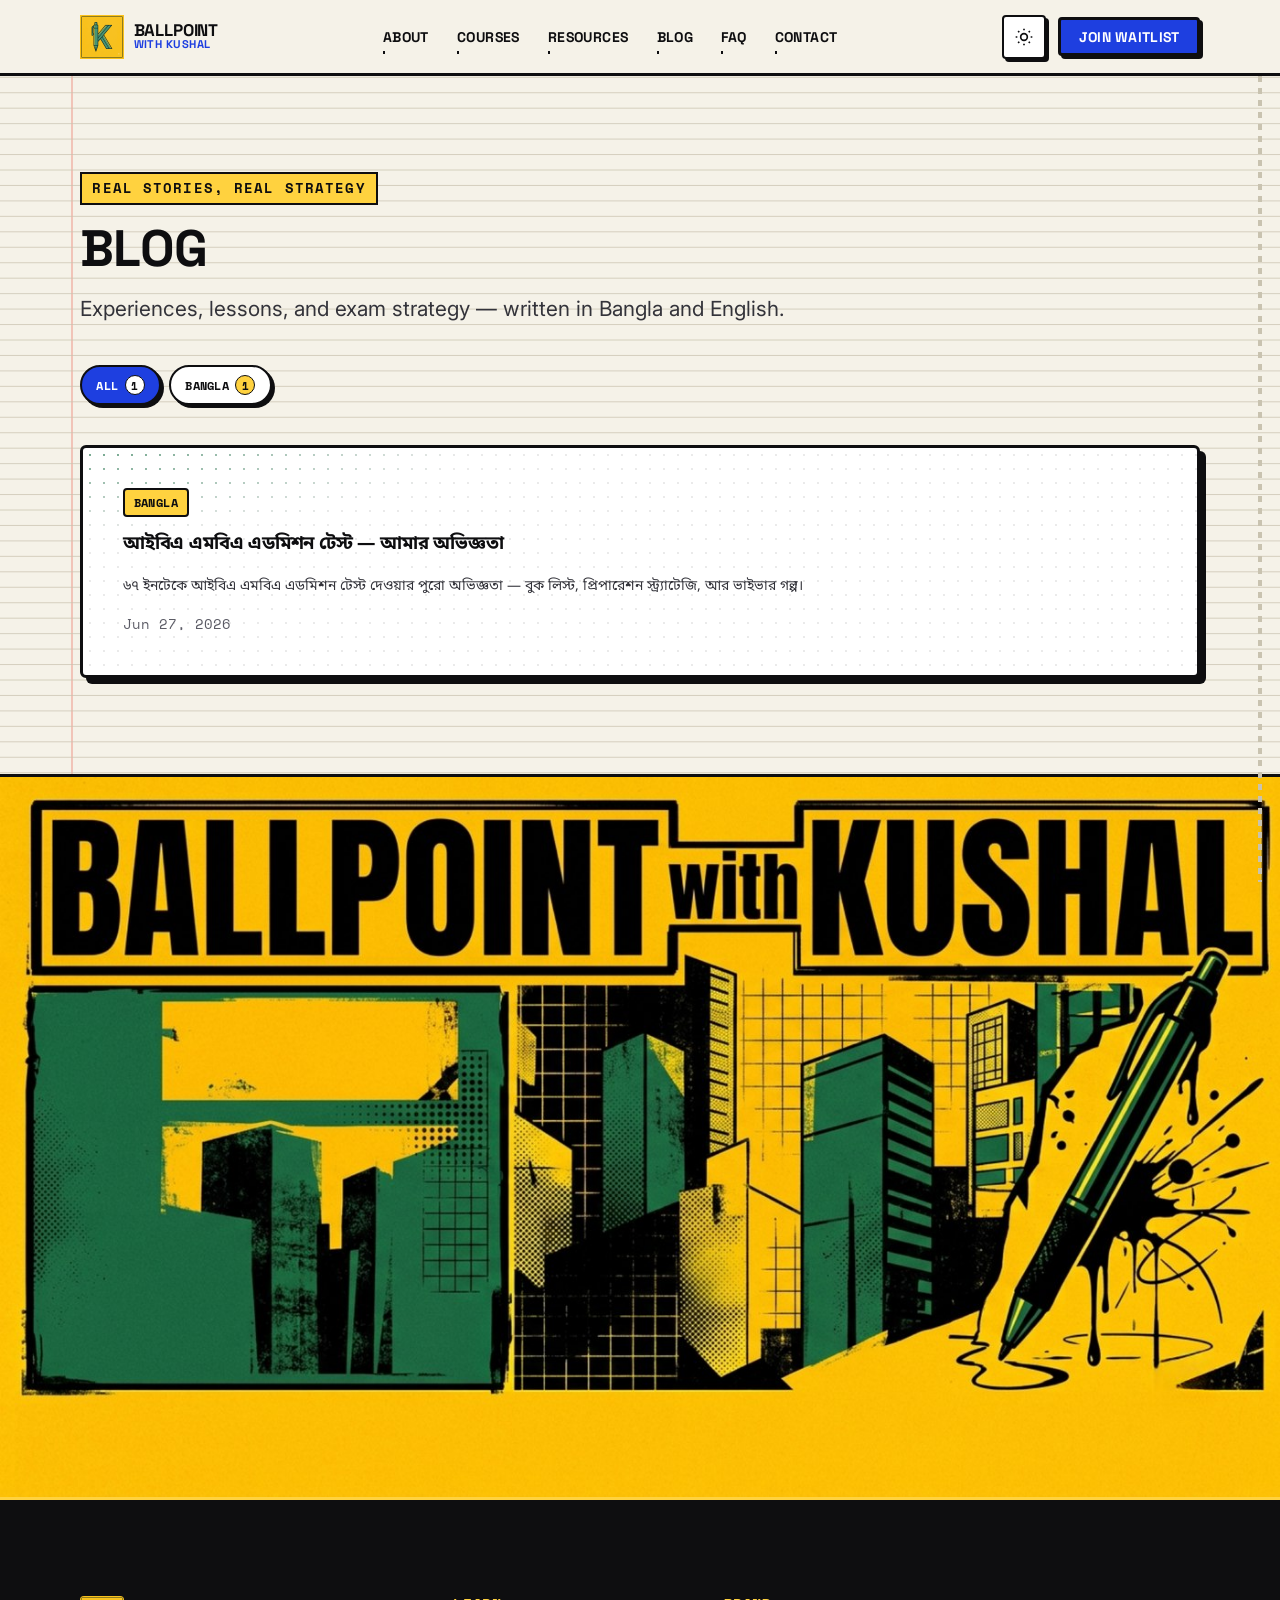
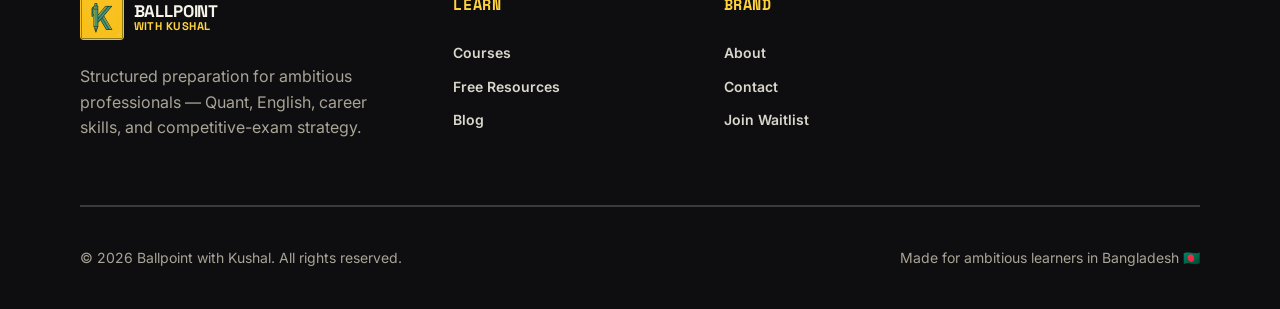
<file: blog.html>
<!DOCTYPE html>
<html lang="en">
<head>
  <meta charset="UTF-8" />
  <meta name="viewport" content="width=device-width, initial-scale=1.0" />
  <title>Blog — Ballpoint with Kushal</title>
  <meta name="description" content="Real experiences, exam strategy, and lessons from IBA MBA admission, bank job preparation, and self-study — written in Bangla and English." />
  <meta property="og:title" content="Blog — Ballpoint with Kushal" />
  <meta property="og:description" content="Real experiences and exam strategy, in Bangla and English." />
  <meta property="og:image" content="assets/images/og-image.svg" />
  <meta name="theme-color" content="#0E0E10" />
  <link rel="icon" type="image/png" sizes="32x32" href="assets/logos/favicon-32.png" />
  <link rel="icon" type="image/png" sizes="64x64" href="assets/logos/favicon-64.png" />

  <link rel="preconnect" href="https://fonts.googleapis.com" />
  <link rel="preconnect" href="https://fonts.gstatic.com" crossorigin />
  <link href="https://fonts.googleapis.com/css2?family=Inter:wght@400;500;600;700&family=Space+Grotesk:wght@500;600;700&family=Space+Mono:wght@400;700&family=Noto+Sans+Bengali:wght@400;500;600;700&display=swap" rel="stylesheet" />

  <link rel="stylesheet" href="css/styles.css" />
  <link rel="stylesheet" href="css/components.css" />
  <link rel="stylesheet" href="css/utilities.css" />
  <link rel="stylesheet" href="css/responsive.css" />
  <link rel="stylesheet" href="css/dark-mode.css" />

  <script>
    (function () {
      try {
        var saved = localStorage.getItem('bwk-theme');
        var theme = saved || (window.matchMedia('(prefers-color-scheme: dark)').matches ? 'dark' : 'light');
        if (theme === 'dark') document.documentElement.setAttribute('data-theme', 'dark');
      } catch (e) {}
    })();
  </script>
  <link rel="stylesheet" href="css/library.css" />
  <link rel="stylesheet" href="css/blog.css" />
</head>

<body>
  <a class="skip-link" href="#main">Skip to content</a>
  <div class="bg-grid" aria-hidden="true" id="bgGrid"></div>

  <header class="navbar" id="top">
    <nav class="container navbar__inner" aria-label="Primary">
      <a class="navbar__logo" href="index.html" aria-label="Ballpoint with Kushal — home">
        <img src="assets/logos/logo-icon.png" alt="" width="44" height="44" />
        <span class="navbar__logo-text"><strong>BALLPOINT</strong><span>WITH KUSHAL</span></span>
      </a>
      <ul class="navbar__links">
        <li><a href="index.html#about">About</a></li>
        <li><a href="index.html#courses">Courses</a></li>
        <li><a href="resources.html">Resources</a></li>
        <li><a href="blog.html">Blog</a></li>
        <li><a href="index.html#faq">FAQ</a></li>
        <li><a href="index.html#contact">Contact</a></li>
      </ul>
      <div class="navbar__actions">
        <button class="theme-toggle" id="themeToggle" aria-label="Toggle dark mode">
          <svg class="icon-sun" viewBox="0 0 24 24" fill="none" stroke="currentColor" stroke-width="2"><circle cx="12" cy="12" r="4"/><path d="M12 2v2M12 20v2M4.93 4.93l1.41 1.41M17.66 17.66l1.41 1.41M2 12h2M20 12h2M6.34 17.66l-1.41 1.41M19.07 4.93l-1.41 1.41"/></svg>
          <svg class="icon-moon" viewBox="0 0 24 24" fill="none" stroke="currentColor" stroke-width="2"><path d="M21 12.79A9 9 0 1 1 11.21 3 7 7 0 0 0 21 12.79z"/></svg>
        </button>
        <a class="btn btn--primary btn--sm" href="index.html#waitlist">Join Waitlist</a>
      </div>
      <button class="hamburger" aria-label="Open menu" aria-controls="mobileDrawer" aria-expanded="false">
        <span></span><span></span><span></span>
      </button>
    </nav>
  </header>

  <div class="mobile-drawer" id="mobileDrawer">
    <button class="theme-toggle theme-toggle--mobile" id="themeToggleMobile" aria-label="Toggle dark mode">
      <svg class="icon-sun" viewBox="0 0 24 24" fill="none" stroke="currentColor" stroke-width="2"><circle cx="12" cy="12" r="4"/><path d="M12 2v2M12 20v2M4.93 4.93l1.41 1.41M17.66 17.66l1.41 1.41M2 12h2M20 12h2M6.34 17.66l-1.41 1.41M19.07 4.93l-1.41 1.41"/></svg>
      <svg class="icon-moon" viewBox="0 0 24 24" fill="none" stroke="currentColor" stroke-width="2"><path d="M21 12.79A9 9 0 1 1 11.21 3 7 7 0 0 0 21 12.79z"/></svg>
    </button>
    <a href="index.html#about">About</a>
    <a href="index.html#courses">Courses</a>
    <a href="resources.html">Resources</a>
    <a href="blog.html">Blog</a>
    <a href="index.html#faq">FAQ</a>
    <a href="index.html#contact">Contact</a>
    <a class="btn btn--primary btn--full mt-sm" href="index.html#waitlist">Join Waitlist</a>
  </div>

  <div class="scroll-rule" aria-hidden="true"></div>
  <div class="scroll-ball" id="scrollBall" aria-hidden="true">
    <svg class="nib-body" viewBox="0 0 28 28" xmlns="http://www.w3.org/2000/svg">
      <rect x="9" y="2" width="10" height="18" rx="2" fill="#1E3FE0" stroke="#0E0E10" stroke-width="2"/>
      <polygon points="9,20 19,20 14,27" fill="#0E0E10"/>
    </svg>
  </div>

  <main id="main">
    <!-- ==================================================================
         BLOG LISTING
         The ONLY files you touch to publish a new post:
         1. Write the post as a .md file, save it in /blog
         2. Add one entry to data/blog.json pointing at that file
         That's it — this page and post.html do the rest automatically.
         ================================================================== -->
    <section class="section lib-hero" aria-labelledby="blog-title">
      <div class="container">
        <div class="section-head" data-reveal>
          <span class="eyebrow">Real stories, real strategy</span>
          <h1 id="blog-title">Blog</h1>
          <p>Experiences, lessons, and exam strategy — written in Bangla and English.</p>
        </div>

        <div class="lib-controls" data-reveal data-reveal-delay="1">
          <div class="lib-filters" id="langFilters"></div>
        </div>

        <div class="blog-grid" id="blogGrid" aria-live="polite"></div>
        <div class="lib-empty" id="blogEmpty">No posts in this language yet.</div>
      </div>
    </section>
  </main>

  <footer class="footer" aria-label="Footer">
    <div class="footer__poster">
      <img src="assets/images/footer-poster.jpg" alt="Ballpoint with Kushal — brand artwork" loading="lazy" />
    </div>
    <div class="container">
      <div class="footer__grid">
        <div class="footer__brand">
          <div class="footer__logo">
            <img src="assets/logos/logo-icon.png" alt="" width="44" height="44" />
            <span class="navbar__logo-text footer__logo-text"><strong>BALLPOINT</strong><span>WITH KUSHAL</span></span>
          </div>
          <p>Structured preparation for ambitious professionals — Quant, English, career skills, and competitive-exam strategy.</p>
        </div>
        <div class="footer__col">
          <h4>Learn</h4>
          <a href="index.html#courses">Courses</a>
          <a href="resources.html">Free Resources</a>
          <a href="blog.html">Blog</a>
        </div>
        <div class="footer__col">
          <h4>Brand</h4>
          <a href="index.html#about">About</a>
          <a href="index.html#contact">Contact</a>
          <a href="index.html#waitlist">Join Waitlist</a>
        </div>
      </div>
      <div class="footer__bottom">
        <span>© <span data-year>2026</span> Ballpoint with Kushal. All rights reserved.</span>
        <span>Made for ambitious learners in Bangladesh 🇧🇩</span>
      </div>
    </div>
  </footer>

  <script src="js/theme.js" defer></script>
  <script src="js/navigation.js" defer></script>
  <script src="js/animations.js" defer></script>
  <script src="js/blog.js" defer></script>
</body>
</html>
</file>
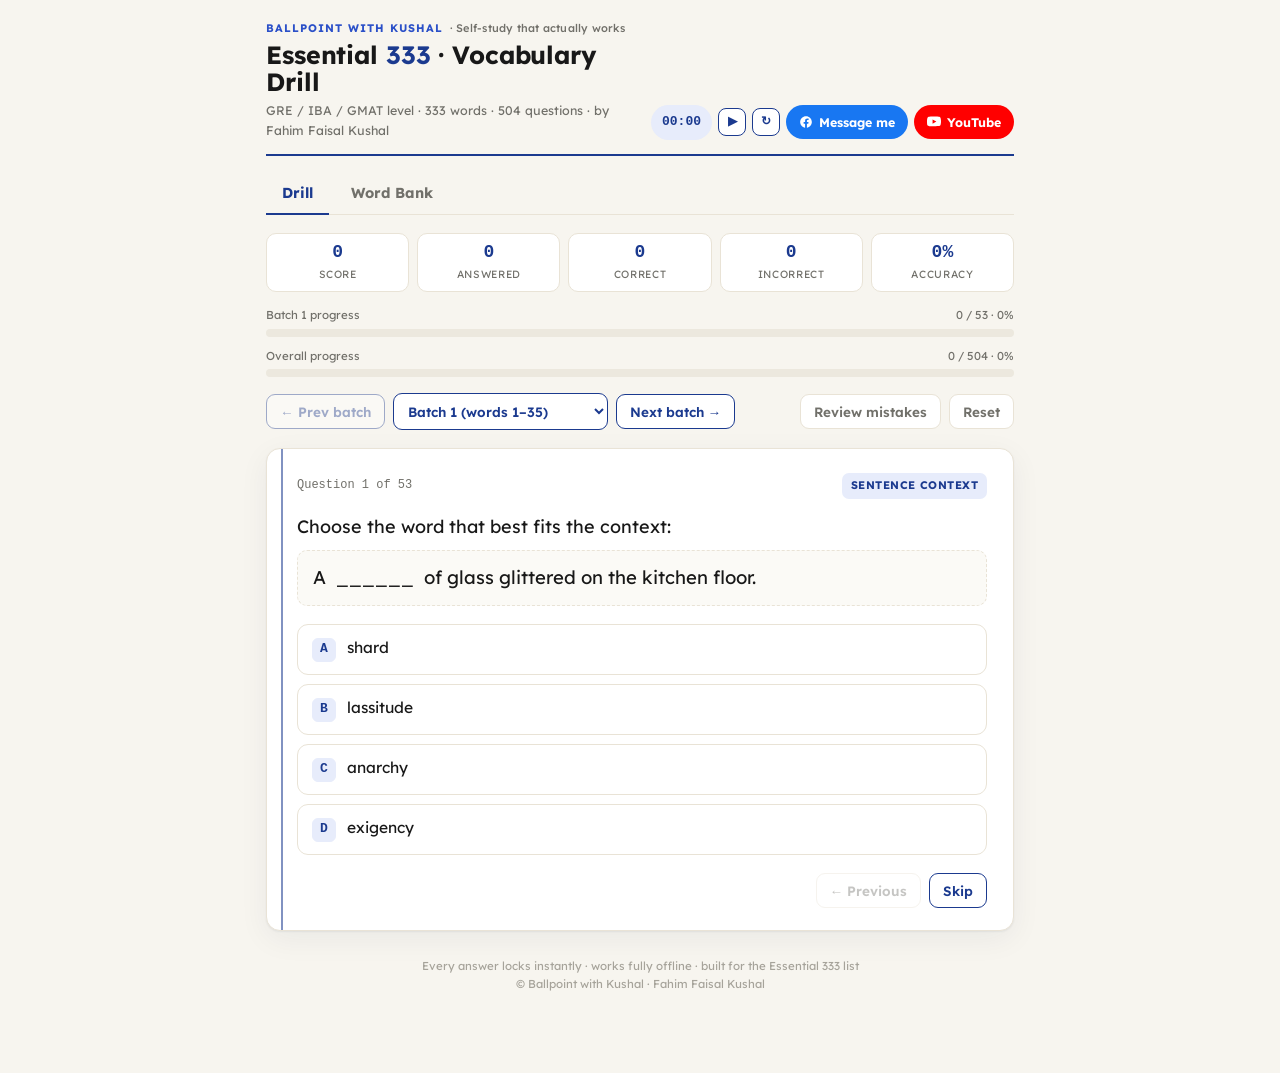
<file: essential-333-vocab-drill.html>
<!DOCTYPE html>
<html lang="en">
<head>
<meta charset="UTF-8">
<meta name="viewport" content="width=device-width, initial-scale=1.0">
<title>Essential 333 — Vocabulary Drill</title>
<style>
@font-face{font-family:'Lexend Variable';font-style:normal;font-weight:100 900;font-display:swap;src:url([data-uri]) format('woff2');}
:root{
  --ink:#1b3a8f; --ink-2:#2b50c8; --ink-soft:#e7ecfb;
  --paper:#f7f5ef; --card:#ffffff; --rule:#e9e3d6;
  --text:#181818; --muted:#71706a;
  --good:#1f7a4d; --good-bg:#eaf6ef; --good-line:#bfe3cd;
  --bad:#b8341f; --bad-bg:#fcefec; --bad-line:#f1cabf;
  --radius:14px; --shadow:0 1px 2px rgba(20,30,60,.06),0 8px 30px rgba(20,30,60,.06);
  --serif:"Lexend Variable","Lexend",-apple-system,"Segoe UI",sans-serif;
  --sans:"Lexend Variable","Lexend",-apple-system,BlinkMacSystemFont,"Segoe UI",Roboto,Helvetica,Arial,sans-serif;
  --mono:ui-monospace,"SF Mono",Menlo,Consolas,monospace;
}
*{box-sizing:border-box}
html,body{margin:0;padding:0}
body{
  background:var(--paper);
  color:var(--text);
  font-family:var(--sans);
  line-height:1.6;
  -webkit-font-smoothing:antialiased;
}
#wrap{max-width:780px;margin:0 auto;padding:20px 16px 80px}

/* Header */
header{display:flex;align-items:flex-end;justify-content:space-between;gap:14px;
  padding-bottom:14px;margin-bottom:18px;border-bottom:2px solid var(--ink)}
.brandmark{font-family:var(--sans);font-size:11px;font-weight:700;letter-spacing:.09em;
  text-transform:uppercase;color:var(--ink-2);margin:0 0 3px;display:flex;align-items:baseline;gap:7px}
.brandmark .tagline{font-weight:500;letter-spacing:.02em;text-transform:none;color:var(--muted);font-size:11px}
.brand h1{font-family:var(--serif);font-size:25px;line-height:1.1;margin:0;letter-spacing:-.005em;font-weight:700}
.brand h1 .em{color:var(--ink)}
.brand .sub{font-size:12.5px;color:var(--muted);margin-top:4px;font-variant-numeric:tabular-nums}
.timer{font-family:var(--mono);font-size:13px;color:var(--ink);background:var(--ink-soft);
  padding:7px 11px;border-radius:999px;white-space:nowrap;font-weight:600}

/* Stats */
#stats{display:grid;grid-template-columns:repeat(5,1fr);gap:8px;margin-bottom:14px}
.stat{background:var(--card);border:1px solid var(--rule);border-radius:10px;padding:9px 8px;text-align:center}
.stat .v{font-family:var(--mono);font-size:18px;font-weight:700;color:var(--ink);line-height:1}
.stat .k{font-size:10.5px;text-transform:uppercase;letter-spacing:.06em;color:var(--muted);margin-top:5px}

/* Progress */
#progress{margin-bottom:16px;display:grid;gap:10px}
.pbar-row .lab{display:flex;justify-content:space-between;font-size:11.5px;color:var(--muted);margin-bottom:4px}
.pbar{height:8px;background:#ece8de;border-radius:999px;overflow:hidden}
.pbar > i{display:block;height:100%;background:linear-gradient(90deg,var(--ink),var(--ink-2));
  border-radius:999px;transition:width .35s ease}
.pbar.overall > i{background:linear-gradient(90deg,#243f95,#3a63de)}

/* Nav */
#nav{display:flex;flex-wrap:wrap;align-items:center;gap:8px;margin-bottom:18px}
.btn{font-family:var(--sans);font-size:13.5px;font-weight:600;border:1px solid var(--ink);
  background:var(--card);color:var(--ink);padding:8px 13px;border-radius:9px;cursor:pointer;
  transition:background .15s,color .15s}
.btn:hover{background:var(--ink-soft)}
.btn:disabled{opacity:.4;cursor:not-allowed;background:var(--card)}
.btn.solid{background:var(--ink);color:#fff}
.btn.solid:hover{background:var(--ink-2)}
.btn.ghost{border-color:var(--rule);color:var(--muted)}
.btn.ghost:hover{background:#f0ede4;color:var(--text)}
.spacer{flex:1 1 auto}
select.batchsel{font-family:var(--sans);font-size:13.5px;font-weight:600;color:var(--ink);
  border:1px solid var(--ink);background:var(--card);padding:8px 10px;border-radius:9px;cursor:pointer}
.pill{font-size:11px;color:#fff;background:var(--bad);border-radius:999px;padding:1px 7px;margin-left:5px;font-family:var(--mono)}

/* Card / notebook signature */
.card{position:relative;background:var(--card);border:1px solid var(--rule);border-radius:var(--radius);
  box-shadow:var(--shadow);padding:24px 26px 22px 30px;overflow:hidden}
.card::before{content:"";position:absolute;left:14px;top:0;bottom:0;width:2px;background:var(--ink);opacity:.55}
.qmeta{display:flex;align-items:center;justify-content:space-between;gap:10px;margin-bottom:14px}
.qnum{font-family:var(--mono);font-size:12px;color:var(--muted)}
.badge{font-size:11px;font-weight:700;letter-spacing:.04em;text-transform:uppercase;color:var(--ink);
  background:var(--ink-soft);padding:4px 9px;border-radius:7px}
.prompt{font-size:18px;line-height:1.5;margin:2px 0 18px}
.prompt b{color:var(--ink)}
.cloze{margin-top:10px;font-family:var(--serif);font-size:18.5px;background:#fbfaf6;border:1px dashed var(--rule);
  border-radius:10px;padding:13px 15px}
.defq{font-family:var(--serif);font-style:italic;color:var(--ink)}

.opts{display:grid;gap:9px}
.opt{display:flex;gap:11px;align-items:flex-start;text-align:left;width:100%;
  font-family:var(--sans);font-size:15.5px;line-height:1.4;color:var(--text);
  background:var(--card);border:1.5px solid var(--rule);border-radius:11px;padding:12px 14px;cursor:pointer;
  transition:border-color .12s,background .12s}
.opt:hover:not(:disabled){border-color:var(--ink);background:#fafbff}
.opt .key{font-family:var(--mono);font-size:13px;font-weight:700;color:var(--ink);
  border:1.5px solid var(--ink-soft);background:var(--ink-soft);border-radius:6px;
  width:24px;height:24px;display:flex;align-items:center;justify-content:center;flex:0 0 24px;margin-top:1px}
.opt:disabled{cursor:default}
.opt.correct{border-color:var(--good-line);background:var(--good-bg)}
.opt.correct .key{background:var(--good);border-color:var(--good);color:#fff}
.opt.wrong{border-color:var(--bad-line);background:var(--bad-bg)}
.opt.wrong .key{background:var(--bad);border-color:var(--bad);color:#fff}
.opt .mark{margin-left:auto;font-weight:800;font-size:16px}
.opt.correct .mark{color:var(--good)}
.opt.wrong .mark{color:var(--bad)}

/* Feedback */
.fb{margin-top:16px;border-radius:12px;padding:15px 16px;border:1px solid var(--rule);background:#fbfaf6}
.fb.ok{border-color:var(--good-line);background:var(--good-bg)}
.fb.no{border-color:var(--bad-line);background:var(--bad-bg)}
.fb .verdict{font-weight:800;font-size:15px;margin-bottom:9px;display:flex;align-items:center;gap:7px}
.fb.ok .verdict{color:var(--good)}
.fb.no .verdict{color:var(--bad)}
.fb .word{font-family:var(--serif);font-size:19px;font-weight:700;color:var(--ink)}
.fb dl{margin:8px 0 0;display:grid;grid-template-columns:auto 1fr;gap:4px 12px;font-size:14px}
.fb dt{color:var(--muted);font-weight:600}
.fb dd{margin:0}
.fb .ex{font-style:italic;color:#33332e}
.card-foot{display:flex;justify-content:flex-end;gap:8px;margin-top:18px}

/* End of batch */
.endcard{text-align:center}
.endcard h2{font-family:var(--serif);font-size:24px;margin:2px 0 4px;color:var(--ink)}
.endcard .summary{display:grid;grid-template-columns:repeat(3,1fr);gap:10px;margin:18px 0 6px}
.summary .box{border:1px solid var(--rule);border-radius:11px;padding:14px 8px;background:#fbfaf6}
.summary .box .v{font-family:var(--mono);font-size:22px;font-weight:700;color:var(--ink)}
.summary .box .k{font-size:11px;color:var(--muted);text-transform:uppercase;letter-spacing:.05em;margin-top:5px}
.endbtns{display:flex;flex-wrap:wrap;gap:9px;justify-content:center;margin-top:20px}

/* Review */
.rev h2{font-family:var(--serif);color:var(--ink);font-size:22px;margin:0 0 4px}
.rev .item{border:1px solid var(--rule);border-left:3px solid var(--bad);border-radius:10px;
  padding:13px 15px;margin-top:11px;background:#fff}
.rev .rq{font-size:15px;margin-bottom:8px}
.rev .rq b{color:var(--ink)}
.rev .row{font-size:13.5px;margin:2px 0}
.rev .row .lab{display:inline-block;min-width:108px;color:var(--muted)}
.rev .mine{color:var(--bad);font-weight:600}
.rev .right{color:var(--good);font-weight:600}
.rev .mean{color:#33332e;font-style:italic}
.empty{text-align:center;color:var(--muted);padding:30px 10px;font-size:15px}

footer{margin-top:26px;text-align:center;font-size:11.5px;color:#a6a39a}
a{color:var(--ink)}

/* Timer controls */
.timerwrap{display:flex;align-items:center;gap:6px}
.contact-btn{font-family:var(--sans);font-size:12.5px;font-weight:700;color:#fff;background:#1877f2;
  border:none;border-radius:999px;padding:7px 13px;cursor:pointer;text-decoration:none;
  display:flex;align-items:center;gap:6px;white-space:nowrap;transition:background .15s}
.contact-btn:hover{background:#1463d1}
.contact-btn svg{width:14px;height:14px;flex:0 0 14px}
.contact-btn.yt{background:#ff0000}
.contact-btn.yt:hover{background:#d90000}
.tbtn{font-family:var(--mono);font-size:12px;font-weight:700;border:1px solid var(--ink);
  background:var(--card);color:var(--ink);width:28px;height:28px;border-radius:8px;cursor:pointer;
  display:flex;align-items:center;justify-content:center;padding:0;line-height:1;transition:background .15s}
.tbtn:hover{background:var(--ink-soft)}
.tbtn.run{background:var(--ink);color:#fff}

/* Top-level tabs */
#tabs{display:flex;gap:6px;margin-bottom:18px;border-bottom:1px solid var(--rule);padding-bottom:0}
.tab{font-family:var(--sans);font-size:14.5px;font-weight:700;border:none;background:none;
  color:var(--muted);padding:9px 16px 11px;cursor:pointer;border-bottom:2.5px solid transparent;
  margin-bottom:-1px;transition:color .15s}
.tab:hover{color:var(--text)}
.tab.active{color:var(--ink);border-bottom-color:var(--ink)}

/* Word Bank */
#bank-search-wrap{position:sticky;top:0;z-index:5;background:var(--paper);padding:6px 0 14px}
.searchbox{position:relative}
.searchbox input{width:100%;font-family:var(--sans);font-size:16px;color:var(--text);
  border:1.5px solid var(--ink);border-radius:11px;padding:13px 42px 13px 16px;background:var(--card);
  box-shadow:var(--shadow)}
.searchbox input:focus{outline:none;border-color:var(--ink-2);box-shadow:0 0 0 3px var(--ink-soft)}
.searchbox .clr{position:absolute;right:10px;top:50%;transform:translateY(-50%);border:none;background:none;
  color:var(--muted);font-size:20px;cursor:pointer;width:28px;height:28px;border-radius:50%;line-height:1}
.searchbox .clr:hover{background:var(--ink-soft);color:var(--ink)}
.bank-count{font-size:12px;color:var(--muted);margin-top:8px;font-variant-numeric:tabular-nums}
.wcard{position:relative;background:var(--card);border:1px solid var(--rule);border-left:3px solid var(--ink);
  border-radius:11px;padding:15px 17px;margin-bottom:11px}
.wcard .whead{display:flex;align-items:baseline;gap:10px;flex-wrap:wrap}
.wcard .ww{font-family:var(--serif);font-size:20px;font-weight:700;color:var(--ink);letter-spacing:-.01em}
.wcard .wp{font-size:12px;font-style:italic;color:var(--muted)}
.wcard .wd{font-size:15px;margin:7px 0 0;color:#2a2a26}
.wcard .wex{font-size:14px;font-style:italic;color:#4a4a44;margin:9px 0 0;padding-left:11px;border-left:2px solid var(--ink-soft)}
.wcard .syn{display:grid;grid-template-columns:auto 1fr;gap:3px 12px;margin-top:11px;font-size:13.5px}
.wcard .syn dt{font-size:10.5px;font-weight:700;text-transform:uppercase;letter-spacing:.05em;
  color:var(--muted);padding-top:3px}
.wcard .syn dd{margin:0;display:flex;flex-wrap:wrap;gap:5px}
.chip{font-size:12.5px;padding:2px 9px;border-radius:999px;border:1px solid var(--good-line);
  background:var(--good-bg);color:var(--good);font-weight:600}
.chip.ant{border-color:var(--bad-line);background:var(--bad-bg);color:var(--bad)}
.chip.none{border-color:var(--rule);background:#f6f4ee;color:var(--muted);font-weight:500;font-style:italic}
mark{background:#fff1b8;color:inherit;border-radius:3px;padding:0 1px}
.bank-empty{text-align:center;color:var(--muted);padding:40px 14px;font-size:15px}

@media (max-width:560px){
  #stats{grid-template-columns:repeat(3,1fr)}
  .stat:nth-child(4),.stat:nth-child(5){grid-column:span 1}
  .card{padding:20px 18px 18px 22px}
  .prompt{font-size:16.5px}
  .summary{grid-template-columns:repeat(3,1fr)}
  .brand h1{font-size:22px}
  .brandmark{font-size:10px}
  .brandmark .tagline{display:none}
  header{flex-wrap:wrap}
  .contact-btn span{display:none}
  .contact-btn{padding:7px 9px}
}
:focus-visible{outline:3px solid var(--ink-2);outline-offset:2px;border-radius:6px}
@media (prefers-reduced-motion:reduce){*{transition:none!important}}
</style>
</head>
<body>
<div id="wrap">
  <header>
    <div class="brand">
      <div class="brandmark">Ballpoint with Kushal <span class="tagline">&middot; Self-study that actually works</span></div>
      <h1>Essential&nbsp;<span class="em">333</span> &middot; Vocabulary Drill</h1>
      <div class="sub" id="brandsub">GRE / IBA / GMAT level &middot; by Fahim Faisal Kushal</div>
    </div>
    <div class="timerwrap">
      <div class="timer" id="timer">00:00</div>
      <button class="tbtn" id="tStart" title="Start / pause timer">&#9654;</button>
      <button class="tbtn" id="tReset" title="Reset timer">&#8635;</button>
      <a class="contact-btn" href="https://www.facebook.com/theffkushal/" target="_blank" rel="noopener noreferrer" title="Message Fahim Faisal Kushal on Facebook">
        <svg viewBox="0 0 24 24" fill="currentColor" aria-hidden="true"><path d="M22 12.06C22 6.5 17.52 2 12 2S2 6.5 2 12.06c0 5 3.66 9.15 8.44 9.94v-7.03H7.9v-2.91h2.54V9.84c0-2.5 1.49-3.89 3.78-3.89 1.1 0 2.24.2 2.24.2v2.46h-1.26c-1.24 0-1.63.77-1.63 1.56v1.88h2.78l-.44 2.91h-2.34V22c4.78-.79 8.44-4.94 8.44-9.94"/></svg>
        <span>Message me</span>
      </a>
      <a class="contact-btn yt" href="https://youtube.com/@fahim-faisal-kushal?si=-rSoge1ve1Pdcpl2" target="_blank" rel="noopener noreferrer" title="Subscribe on YouTube">
        <svg viewBox="0 0 24 24" fill="currentColor" aria-hidden="true"><path d="M23.5 6.2s-.23-1.64-.94-2.36c-.9-.95-1.9-.95-2.36-1C16.9 2.5 12 2.5 12 2.5h-.01s-4.89 0-8.19.34c-.46.05-1.46.05-2.36 1-.71.72-.94 2.36-.94 2.36S0 8.13 0 10.06v1.78c0 1.93.24 3.86.24 3.86s.23 1.64.94 2.36c.9.95 2.08.92 2.6 1.02 1.89.18 8.02.32 8.22.32 0 0 4.9-.01 8.2-.35.46-.05 1.46-.05 2.36-1 .71-.72.94-2.36.94-2.36S24 13.77 24 11.84v-1.78c0-1.93-.5-3.86-.5-3.86zM9.55 14.93V7.66l6.5 3.64-6.5 3.63z"/></svg>
        <span>YouTube</span>
      </a>
    </div>
  </header>

  <nav id="tabs">
    <button class="tab active" id="tabDrill" data-tab="drill">Drill</button>
    <button class="tab" id="tabBank" data-tab="bank">Word Bank</button>
  </nav>

  <div id="drillView">
    <section id="stats"></section>
    <section id="progress"></section>
    <nav id="nav"></nav>
    <main id="main"></main>
  </div>

  <div id="bankView" style="display:none">
    <div id="bank-search-wrap">
      <div class="searchbox">
        <input id="bankSearch" type="search" autocomplete="off" spellcheck="false"
          placeholder="Search any word, meaning, or synonym&hellip;">
        <button class="clr" id="bankClear" title="Clear" style="display:none">&times;</button>
      </div>
      <div class="bank-count" id="bankCount"></div>
    </div>
    <div id="bankList"></div>
  </div>

  <footer>Every answer locks instantly &middot; works fully offline &middot; built for the Essential 333 list<br>&copy; Ballpoint with Kushal &middot; Fahim Faisal Kushal</footer>
</div>

<script>
"use strict";
const WORDS = [{"w": "extrapolation", "p": "n", "d": "the act of estimating or inferring something beyond the known range, based on existing data", "e": "Her forecast was an extrapolation from three years of incomplete sales figures.", "s": ["inference", "projection", "extension"], "a": ["interpolation"]}, {"w": "malingerer", "p": "n", "d": "a person who pretends to be ill to avoid work or duty", "e": "The supervisor suspected the absent clerk was a malingerer rather than truly sick.", "s": ["shirker", "slacker", "skiver"], "a": []}, {"w": "cacophonous", "p": "adj", "d": "harsh and jarring in sound; discordant", "e": "The orchestra's warm-up was a cacophonous clash of unrelated notes.", "s": ["discordant", "dissonant", "jarring"], "a": ["harmonious", "melodious"]}, {"w": "insularity", "p": "n", "d": "narrow-mindedness resulting from isolation; the state of being cut off", "e": "The village's insularity made its people suspicious of any outside idea.", "s": ["narrow-mindedness", "parochialism", "provincialism"], "a": ["cosmopolitanism", "broad-mindedness"]}, {"w": "impermeable", "p": "adj", "d": "not allowing fluid or other substances to pass through", "e": "The tank was lined with an impermeable layer to stop any leakage.", "s": ["impervious", "impenetrable", "watertight"], "a": ["permeable", "porous"]}, {"w": "occlude", "p": "v", "d": "to block, stop up, or obstruct", "e": "A clot can occlude an artery and cut off the blood supply.", "s": ["obstruct", "block", "close"], "a": ["open", "clear"]}, {"w": "denigrate", "p": "v", "d": "to criticise unfairly; to belittle or defame", "e": "He tried to denigrate his rival's work to make his own look better.", "s": ["disparage", "belittle", "malign"], "a": ["praise", "extol"]}, {"w": "aberrant", "p": "adj", "d": "departing from what is normal or expected", "e": "The auditors flagged several aberrant transactions in the ledger.", "s": ["abnormal", "deviant", "anomalous"], "a": ["normal", "typical"]}, {"w": "truculence", "p": "n", "d": "aggressive defiance; fierce hostility", "e": "His truculence in negotiations alienated every potential partner.", "s": ["belligerence", "aggressiveness", "pugnacity"], "a": ["meekness", "amiability"]}, {"w": "dichotomy", "p": "n", "d": "a division into two sharply opposed or contradictory parts", "e": "The report drew a false dichotomy between profit and ethics.", "s": ["division", "split", "contrast"], "a": ["unity", "agreement"]}, {"w": "vituperative", "p": "adj", "d": "bitterly abusive in speech", "e": "The critic's vituperative review attacked the author personally.", "s": ["abusive", "scathing", "caustic"], "a": ["complimentary", "laudatory"]}, {"w": "plasticity", "p": "n", "d": "the quality of being easily shaped or moulded", "e": "The plasticity of young brains allows them to learn languages quickly.", "s": ["malleability", "flexibility", "pliability"], "a": ["rigidity", "inflexibility"]}, {"w": "intransigence", "p": "n", "d": "an uncompromising refusal to change one's position", "e": "Talks collapsed because of the union's intransigence on pay.", "s": ["obstinacy", "stubbornness", "inflexibility"], "a": ["flexibility", "compliance"]}, {"w": "ambivalence", "p": "n", "d": "the state of having mixed or contradictory feelings", "e": "She felt deep ambivalence about leaving a secure job for a risky start-up.", "s": ["uncertainty", "indecision", "equivocation"], "a": ["certainty", "conviction"]}, {"w": "coda", "p": "n", "d": "a concluding section or final, rounding-off part", "e": "The author added a brief coda summing up the novel's themes.", "s": ["finale", "conclusion", "epilogue"], "a": ["prelude", "introduction"]}, {"w": "mendacious", "p": "adj", "d": "not telling the truth; habitually lying", "e": "His mendacious account of the accident fell apart under questioning.", "s": ["untruthful", "deceitful", "dishonest"], "a": ["truthful", "honest"]}, {"w": "castigation", "p": "n", "d": "severe criticism or rebuke", "e": "The manager's public castigation of the team lowered morale.", "s": ["rebuke", "reprimand", "censure"], "a": ["praise", "commendation"]}, {"w": "soporific", "p": "adj", "d": "tending to induce drowsiness or sleep", "e": "The lecturer's soporific monotone soon had students nodding off.", "s": ["sleep-inducing", "sedative", "drowsy"], "a": ["stimulating", "invigorating"]}, {"w": "convoluted", "p": "adj", "d": "extremely complex and difficult to follow", "e": "The contract's convoluted wording confused even the lawyers.", "s": ["complicated", "tangled", "intricate"], "a": ["simple", "straightforward"]}, {"w": "inchoate", "p": "adj", "d": "just begun and so not fully formed or developed", "e": "His business plan was still inchoate, little more than a rough idea.", "s": ["undeveloped", "rudimentary", "embryonic"], "a": ["developed", "mature"]}, {"w": "permeable", "p": "adj", "d": "allowing liquids or gases to pass through", "e": "Sandy soil is permeable, so water drains away quickly.", "s": ["porous", "penetrable", "absorbent"], "a": ["impermeable", "impervious"]}, {"w": "discrete", "p": "adj", "d": "separate and individually distinct", "e": "The course is split into five discrete modules.", "s": ["separate", "distinct", "individual"], "a": ["continuous", "connected"]}, {"w": "tangential", "p": "adj", "d": "only slightly relevant; diverging from the main point", "e": "His tangential remarks pulled the meeting off topic.", "s": ["peripheral", "digressive", "incidental"], "a": ["central", "relevant"]}, {"w": "verbose", "p": "adj", "d": "using more words than needed; wordy", "e": "The verbose memo could have made its point in a single line.", "s": ["wordy", "prolix", "long-winded"], "a": ["concise", "terse"]}, {"w": "desiccate", "p": "v", "d": "to dry out thoroughly; to remove all moisture", "e": "The hot wind quickly desiccated the exposed crops.", "s": ["dehydrate", "dry", "parch"], "a": ["moisten", "hydrate"]}, {"w": "disabuse", "p": "v", "d": "to free someone from a mistaken belief", "e": "Let me disabuse you of the idea that this job is easy.", "s": ["undeceive", "correct", "enlighten"], "a": ["deceive", "mislead"]}, {"w": "indigence", "p": "n", "d": "a state of extreme poverty", "e": "Years of illness reduced the family to indigence.", "s": ["poverty", "destitution", "penury"], "a": ["affluence", "wealth"]}, {"w": "salubrious", "p": "adj", "d": "good for the health; wholesome", "e": "They moved to the coast for its more salubrious climate.", "s": ["healthful", "wholesome", "beneficial"], "a": ["unhealthy", "noxious"]}, {"w": "gullible", "p": "adj", "d": "easily deceived or tricked", "e": "A gullible investor will believe almost any promise of quick riches.", "s": ["credulous", "naive", "trusting"], "a": ["skeptical", "shrewd"]}, {"w": "chicanery", "p": "n", "d": "the use of trickery or deception to achieve an aim", "e": "The deal was won through legal chicanery, not honest bargaining.", "s": ["trickery", "deception", "subterfuge"], "a": ["honesty", "candor"]}, {"w": "implode", "p": "v", "d": "to collapse violently inward", "e": "Under the pressure the old building seemed to implode in seconds.", "s": ["collapse", "cave in"], "a": ["explode", "expand"]}, {"w": "compliant", "p": "adj", "d": "inclined to agree with others or obey rules; yielding", "e": "A compliant employee rarely questions instructions.", "s": ["obedient", "submissive", "acquiescent"], "a": ["defiant", "recalcitrant"]}, {"w": "misanthrope", "p": "n", "d": "a person who dislikes and avoids other people", "e": "The old misanthrope refused every invitation and lived alone.", "s": ["cynic", "hater", "recluse"], "a": ["philanthropist", "humanitarian"]}, {"w": "viscous", "p": "adj", "d": "thick and sticky in consistency", "e": "The viscous syrup poured slowly from the jar.", "s": ["thick", "gluey", "sticky"], "a": ["runny", "fluid"]}, {"w": "shard", "p": "n", "d": "a sharp fragment or broken piece", "e": "A shard of glass glittered on the kitchen floor.", "s": ["fragment", "splinter", "sliver"], "a": []}, {"w": "veracious", "p": "adj", "d": "speaking or representing the truth; truthful", "e": "A veracious witness gave a clear, honest account.", "s": ["truthful", "honest", "accurate"], "a": ["dishonest", "mendacious"]}, {"w": "inconsequential", "p": "adj", "d": "not important or significant", "e": "Don't worry about such inconsequential details.", "s": ["trivial", "insignificant", "negligible"], "a": ["significant", "important"]}, {"w": "grandiloquent", "p": "adj", "d": "using pompous, high-sounding language", "e": "His grandiloquent speech was full of grand words but little substance.", "s": ["pompous", "bombastic", "magniloquent"], "a": ["plain", "unpretentious"]}, {"w": "dissonance", "p": "n", "d": "a lack of harmony or agreement", "e": "There was clear dissonance between what he said and what he did.", "s": ["discord", "disharmony", "clash"], "a": ["harmony", "accord"]}, {"w": "malleable", "p": "adj", "d": "easily shaped; easily influenced or adapted", "e": "Gold is highly malleable and can be hammered very thin.", "s": ["pliable", "adaptable", "workable"], "a": ["rigid", "intractable"]}, {"w": "bombastic", "p": "adj", "d": "high-sounding but with little real meaning; pompous", "e": "The candidate's bombastic promises impressed no one.", "s": ["pompous", "grandiloquent", "inflated"], "a": ["modest", "restrained"]}, {"w": "diatribe", "p": "n", "d": "a bitter, abusive verbal attack", "e": "His letter was a long diatribe against the new policy.", "s": ["tirade", "harangue", "rant"], "a": ["praise", "eulogy"]}, {"w": "boorish", "p": "adj", "d": "rude, clumsy, and ill-mannered", "e": "His boorish behaviour embarrassed everyone at the dinner.", "s": ["rude", "uncouth", "loutish"], "a": ["refined", "courteous"]}, {"w": "paucity", "p": "n", "d": "the presence of something in only small quantity; scarcity", "e": "A paucity of evidence forced the case to be dropped.", "s": ["scarcity", "dearth", "shortage"], "a": ["abundance", "plethora"]}, {"w": "recondite", "p": "adj", "d": "little known and hard to understand; obscure", "e": "The lecture was full of recondite references few could follow.", "s": ["obscure", "abstruse", "arcane"], "a": ["simple", "obvious"]}, {"w": "zealot", "p": "n", "d": "a person who is fanatically devoted to a cause", "e": "As a zealot for reform, she dismissed all moderate views.", "s": ["fanatic", "extremist", "partisan"], "a": ["moderate", "skeptic"]}, {"w": "exculpate", "p": "v", "d": "to clear from blame or guilt", "e": "The new evidence served to exculpate the accused man.", "s": ["exonerate", "absolve", "acquit"], "a": ["incriminate", "blame"]}, {"w": "ebullient", "p": "adj", "d": "cheerful and full of energy; exuberant", "e": "She was ebullient after hearing the good news.", "s": ["exuberant", "buoyant", "elated"], "a": ["gloomy", "despondent"]}, {"w": "iconoclast", "p": "n", "d": "a person who attacks cherished beliefs or institutions (adj. iconoclastic)", "e": "As an iconoclast, he questioned every tradition the firm held dear.", "s": ["dissenter", "nonconformist", "rebel"], "a": ["conformist", "traditionalist"]}, {"w": "abstemious", "p": "adj", "d": "sparing or moderate, especially in eating and drinking", "e": "His abstemious diet allowed only one small meal a day.", "s": ["temperate", "moderate", "sparing"], "a": ["indulgent", "gluttonous"]}, {"w": "disingenuous", "p": "adj", "d": "not sincere; pretending to know less than one does", "e": "It was disingenuous of her to claim she had no idea.", "s": ["insincere", "deceitful", "two-faced"], "a": ["sincere", "ingenuous"]}, {"w": "endemic", "p": "adj", "d": "regularly found among a particular people or in a certain area", "e": "Corruption was endemic in the old administration.", "s": ["native", "prevalent", "indigenous"], "a": ["foreign", "rare"]}, {"w": "lethargic", "p": "adj", "d": "sluggish and lacking energy", "e": "The heat left everyone feeling lethargic by noon.", "s": ["sluggish", "torpid", "listless"], "a": ["energetic", "vigorous"]}, {"w": "rarefied", "p": "adj", "d": "lofty and esoteric; understood by a select few", "e": "He moved in the rarefied world of high finance.", "s": ["lofty", "esoteric", "elevated"], "a": ["common", "ordinary"]}, {"w": "plethora", "p": "n", "d": "an excess; an overabundance", "e": "The menu offered a plethora of choices, almost too many.", "s": ["excess", "surplus", "glut"], "a": ["scarcity", "paucity"]}, {"w": "prohibitive", "p": "adj", "d": "so high or severe as to prevent something", "e": "The prohibitive cost ruled out a second factory.", "s": ["exorbitant", "forbidding", "excessive"], "a": ["affordable", "reasonable"]}, {"w": "recalcitrant", "p": "adj", "d": "stubbornly resistant to authority or control", "e": "The recalcitrant student ignored every warning.", "s": ["defiant", "unruly", "obstinate"], "a": ["obedient", "compliant"]}, {"w": "prevaricate", "p": "v", "d": "to avoid telling the truth by speaking evasively", "e": "Stop prevaricating and tell me exactly what happened.", "b": "prevaricating", "s": ["equivocate", "hedge", "dodge"], "a": ["confront", "clarify"]}, {"w": "equivocate", "p": "v", "d": "to use ambiguous language to conceal the truth or mislead", "e": "When asked directly, the official began to equivocate.", "s": ["prevaricate", "hedge", "waffle"], "a": ["specify", "clarify"]}, {"w": "abscond", "p": "v", "d": "to leave hurriedly and secretly to avoid capture", "e": "The treasurer absconded with the company's funds.", "s": ["flee", "decamp", "bolt"], "a": ["remain", "surrender"]}, {"w": "catalyst", "p": "n", "d": "something that causes or accelerates a change", "e": "The strike became the catalyst for sweeping reforms.", "s": ["stimulus", "spur", "trigger"], "a": ["inhibitor", "deterrent"]}, {"w": "problematic", "p": "adj", "d": "uncertain or questionable; constituting a problem", "e": "The data's reliability is highly problematic.", "s": ["questionable", "doubtful", "troublesome"], "a": ["certain", "settled"]}, {"w": "neophyte", "p": "n", "d": "a person who is new to a subject or activity; a beginner", "e": "As a neophyte, she made the mistakes every newcomer makes.", "s": ["novice", "beginner", "tyro"], "a": ["expert", "veteran"]}, {"w": "coagulate", "p": "v", "d": "to change from liquid to a thickened or solid state; to clot", "e": "Blood begins to coagulate soon after a wound forms.", "s": ["clot", "congeal", "thicken"], "a": ["liquefy", "dissolve"]}, {"w": "erudite", "p": "adj", "d": "having or showing great learning", "e": "The professor's erudite commentary drew on a dozen languages.", "s": ["scholarly", "learned", "cultured"], "a": ["ignorant", "uneducated"]}, {"w": "euphemism", "p": "n", "d": "a mild word substituted for one considered harsh or blunt", "e": "\"Letting someone go\" is a common euphemism for firing them.", "s": ["softening", "understatement"], "a": []}, {"w": "loquacious", "p": "adj", "d": "very talkative", "e": "Our loquacious guide barely paused for breath all day.", "s": ["talkative", "garrulous", "voluble"], "a": ["taciturn", "reticent"]}, {"w": "tenuous", "p": "adj", "d": "very weak, slight, or flimsy", "e": "The link between the two events is tenuous at best.", "s": ["flimsy", "weak", "slight"], "a": ["strong", "substantial"]}, {"w": "fawning", "p": "adj", "d": "trying to win favour with excessive flattery or attention", "e": "His fawning praise of the boss made colleagues cringe.", "s": ["obsequious", "sycophantic", "servile"], "a": ["aloof", "disdainful"]}, {"w": "conundrum", "p": "n", "d": "a confusing and difficult problem or puzzle", "e": "How to cut costs without cutting staff is a real conundrum.", "s": ["puzzle", "riddle", "dilemma"], "a": []}, {"w": "penchant", "p": "n", "d": "a strong liking or inclination for something", "e": "She has a penchant for solving complex puzzles.", "s": ["inclination", "fondness", "predilection"], "a": ["aversion", "dislike"]}, {"w": "innocuous", "p": "adj", "d": "harmless; not likely to offend or cause injury", "e": "What seemed an innocuous remark sparked a heated row.", "s": ["harmless", "inoffensive", "benign"], "a": ["harmful", "noxious"]}, {"w": "hyperbole", "p": "n", "d": "deliberate exaggeration not meant to be taken literally", "e": "Saying he was \"starving to death\" was pure hyperbole.", "s": ["exaggeration", "overstatement"], "a": ["understatement", "litotes"]}, {"w": "indeterminate", "p": "adj", "d": "not exactly known, fixed, or defined", "e": "The painting is of indeterminate age and origin.", "s": ["vague", "undefined", "uncertain"], "a": ["definite", "fixed"]}, {"w": "burgeon", "p": "v", "d": "to grow or develop rapidly; to flourish", "e": "The city's tech sector began to burgeon almost overnight.", "s": ["flourish", "proliferate", "expand"], "a": ["wither", "shrink"]}, {"w": "onerous", "p": "adj", "d": "involving a heavy burden or much effort", "e": "The new rules placed onerous demands on small firms.", "s": ["burdensome", "taxing", "arduous"], "a": ["easy", "light"]}, {"w": "intractable", "p": "adj", "d": "hard to control, manage, or solve", "e": "Inflation proved an intractable problem for the government.", "s": ["unmanageable", "stubborn", "obstinate"], "a": ["manageable", "docile"]}, {"w": "felicitous", "p": "adj", "d": "well chosen or suited to the occasion; apt and pleasing", "e": "Her felicitous choice of words eased the tension at once.", "s": ["apt", "fitting", "well-chosen"], "a": ["inappropriate", "awkward"]}, {"w": "exacerbate", "p": "v", "d": "to make a problem or bad situation worse", "e": "Harsh penalties only exacerbated the unrest.", "s": ["aggravate", "intensify", "worsen"], "a": ["alleviate", "mitigate"]}, {"w": "abeyance", "p": "n", "d": "a state of temporary suspension or inactivity", "e": "The project was held in abeyance until funds were found.", "s": ["suspension", "dormancy", "remission"], "a": ["continuation", "operation"]}, {"w": "lassitude", "p": "n", "d": "a state of physical or mental weariness; lack of energy", "e": "A heavy lassitude settled over the team after the long march.", "s": ["fatigue", "lethargy", "weariness"], "a": ["energy", "vigor"]}, {"w": "phlegmatic", "p": "adj", "d": "calm, unemotional, and not easily excited", "e": "His phlegmatic manner kept the room calm during the crisis.", "s": ["stolid", "impassive", "composed"], "a": ["emotional", "excitable"]}, {"w": "inured", "p": "adj", "d": "accustomed to something unpleasant through long exposure", "e": "Years on the ward left her inured to suffering.", "s": ["hardened", "accustomed", "habituated"], "a": ["sensitive", "unaccustomed"]}, {"w": "gregarious", "p": "adj", "d": "fond of company; sociable", "e": "A gregarious host, he knew everyone in the room.", "s": ["sociable", "outgoing", "convivial"], "a": ["solitary", "reclusive"]}, {"w": "frugality", "p": "n", "d": "carefulness with money or resources; thrift", "e": "Their frugality let them save despite a modest income.", "s": ["thrift", "economy", "prudence"], "a": ["extravagance", "wastefulness"]}, {"w": "pervasive", "p": "adj", "d": "spreading widely throughout; present everywhere", "e": "A pervasive sense of unease hung over the office.", "s": ["widespread", "ubiquitous", "prevalent"], "a": ["limited", "rare"]}, {"w": "esoteric", "p": "adj", "d": "understood by only a small group with special knowledge", "e": "The seminar covered esoteric points of medieval law.", "s": ["arcane", "obscure", "abstruse"], "a": ["common", "accessible"]}, {"w": "fallacious", "p": "adj", "d": "based on a mistaken belief; logically unsound", "e": "His argument rested on a fallacious assumption.", "s": ["erroneous", "false", "unsound"], "a": ["valid", "sound"]}, {"w": "rescind", "p": "v", "d": "to revoke, cancel, or repeal", "e": "The board voted to rescind the controversial rule.", "s": ["revoke", "annul", "repeal"], "a": ["enact", "uphold"]}, {"w": "banal", "p": "adj", "d": "so ordinary as to be boring; lacking originality", "e": "The film's banal plot offered no surprises.", "s": ["trite", "hackneyed", "commonplace"], "a": ["original", "fresh"]}, {"w": "fledgling", "p": "adj", "d": "new and inexperienced; just starting out", "e": "The fledgling airline struggled in its first year.", "s": ["budding", "novice", "emerging"], "a": ["experienced", "established"]}, {"w": "itinerary", "p": "n", "d": "a planned route or schedule of a journey", "e": "Our itinerary packed five cities into one week.", "s": ["route", "schedule", "plan"], "a": []}, {"w": "probity", "p": "n", "d": "strong moral principles; honesty and integrity", "e": "The judge was known for unquestioned probity.", "s": ["integrity", "honesty", "rectitude"], "a": ["dishonesty", "corruption"]}, {"w": "compendium", "p": "n", "d": "a concise collection or summary of a larger body of knowledge", "e": "The book is a compendium of common grammar rules.", "s": ["summary", "digest", "handbook"], "a": []}, {"w": "gouge", "p": "v", "d": "to overcharge; to cheat by demanding an excessive price", "e": "Vendors tried to gouge tourists during the festival.", "s": ["overcharge", "extort", "fleece"], "a": []}, {"w": "paragon", "p": "n", "d": "a model of excellence or perfection", "e": "She was held up as a paragon of professional ethics.", "s": ["model", "exemplar", "ideal"], "a": []}, {"w": "pristine", "p": "adj", "d": "in its original, pure, unspoiled condition", "e": "The cabin sat beside a pristine mountain lake.", "s": ["pure", "immaculate", "unspoiled"], "a": ["spoiled", "sullied"]}, {"w": "cogent", "p": "adj", "d": "clear, logical, and convincing", "e": "She made a cogent case for raising the budget.", "s": ["persuasive", "compelling", "convincing"], "a": ["unconvincing", "weak"]}, {"w": "irascible", "p": "adj", "d": "easily made angry; quick-tempered", "e": "The irascible old man snapped at the slightest noise.", "s": ["irritable", "testy", "cranky"], "a": ["even-tempered", "placid"]}, {"w": "tirade", "p": "n", "d": "a long, angry speech of criticism or accusation", "e": "He launched into a tirade about the late delivery.", "s": ["diatribe", "harangue", "rant"], "a": []}, {"w": "commensurate", "p": "adj", "d": "corresponding in size or degree; proportionate", "e": "The pay should be commensurate with the responsibility.", "s": ["proportionate", "corresponding", "equivalent"], "a": ["disproportionate", "unequal"]}, {"w": "quiescent", "p": "adj", "d": "in a state of inactivity or rest", "e": "The volcano has been quiescent for a century.", "s": ["dormant", "inactive", "still"], "a": ["active", "lively"]}, {"w": "anomalous", "p": "adj", "d": "deviating from the normal; irregular", "e": "The thermometer gave an anomalous reading.", "s": ["abnormal", "atypical", "irregular"], "a": ["normal", "typical"]}, {"w": "anachronism", "p": "n", "d": "something placed in the wrong historical period", "e": "A digital clock in a Roman drama is an anachronism.", "s": ["throwback", "misplacement"], "a": []}, {"w": "disjointed", "p": "adj", "d": "lacking connection or coherence", "e": "His disjointed notes were impossible to follow.", "s": ["disconnected", "incoherent", "rambling"], "a": ["coherent", "connected"]}, {"w": "pathological", "p": "adj", "d": "compulsive and beyond reasonable control; relating to disease", "e": "His pathological need to win ruined every friendly game.", "s": ["compulsive", "obsessive", "chronic"], "a": ["normal", "healthy"]}, {"w": "guileless", "p": "adj", "d": "innocent and without deceit", "e": "Her guileless honesty disarmed even her critics.", "s": ["artless", "ingenuous", "candid"], "a": ["cunning", "crafty"]}, {"w": "quibble", "p": "v", "d": "to argue or object over trivial details", "e": "Let's not quibble over a few cents.", "s": ["cavil", "nitpick", "carp"], "a": ["agree", "concur"]}, {"w": "recant", "p": "v", "d": "to withdraw or renounce a former belief or statement", "e": "Under pressure, the scientist refused to recant his findings.", "s": ["retract", "disavow", "renounce"], "a": ["affirm", "maintain"]}, {"w": "effrontery", "p": "n", "d": "shameless boldness; insolent audacity", "e": "He had the effrontery to demand a refund after breaking it himself.", "s": ["audacity", "impudence", "gall"], "a": ["timidity", "deference"]}, {"w": "deterrent", "p": "n", "d": "something that discourages an action by instilling doubt or fear", "e": "Heavy fines act as a deterrent to speeding.", "s": ["disincentive", "hindrance", "restraint"], "a": ["incentive", "encouragement"]}, {"w": "torpor", "p": "n", "d": "a state of physical or mental inactivity; sluggishness", "e": "A heavy meal left the whole table in torpor.", "s": ["lethargy", "stupor", "sluggishness"], "a": ["vigor", "energy"]}, {"w": "welter", "p": "n", "d": "a confused mass; a state of turmoil", "e": "He was lost in a welter of conflicting instructions.", "s": ["jumble", "turmoil", "muddle"], "a": ["order"]}, {"w": "contrite", "p": "adj", "d": "feeling or showing sincere remorse", "e": "She was contrite and apologised at once.", "s": ["remorseful", "penitent", "repentant"], "a": ["unrepentant", "remorseless"]}, {"w": "eclectic", "p": "adj", "d": "drawing from a wide and diverse range of sources", "e": "His eclectic taste in music spans every genre.", "s": ["diverse", "varied", "wide-ranging"], "a": ["uniform", "narrow"]}, {"w": "ephemeral", "p": "adj", "d": "lasting for a very short time", "e": "Fame can be ephemeral, gone within a season.", "s": ["transient", "fleeting", "short-lived"], "a": ["permanent", "enduring"]}, {"w": "enervate", "p": "v", "d": "to drain of energy or vitality; to weaken", "e": "The relentless heat enervated the marchers.", "s": ["weaken", "debilitate", "sap"], "a": ["invigorate", "strengthen"]}, {"w": "dirge", "p": "n", "d": "a slow, mournful song, especially for a funeral", "e": "The choir sang a soft dirge as the procession passed.", "s": ["lament", "requiem", "elegy"], "a": []}, {"w": "subpoena", "p": "n", "d": "a legal order requiring a person to appear or produce evidence", "e": "The court issued a subpoena for the missing records.", "s": ["summons", "writ", "citation"], "a": []}, {"w": "contentious", "p": "adj", "d": "likely to cause disagreement; quarrelsome", "e": "Tax reform is always a contentious issue.", "s": ["controversial", "argumentative", "divisive"], "a": ["agreeable", "uncontroversial"]}, {"w": "fatuous", "p": "adj", "d": "silly and pointless; foolish in a self-satisfied way", "e": "His fatuous grin annoyed the serious panel.", "s": ["foolish", "inane", "vacuous"], "a": ["sensible", "wise"]}, {"w": "porous", "p": "adj", "d": "having tiny holes that let liquid or air pass through", "e": "The porous brick soaked up the spilled water.", "s": ["permeable", "absorbent", "spongy"], "a": ["impermeable", "sealed"]}, {"w": "mundane", "p": "adj", "d": "ordinary, dull, and lacking excitement", "e": "He longed to escape his mundane daily routine.", "s": ["ordinary", "commonplace", "humdrum"], "a": ["extraordinary", "exceptional"]}, {"w": "mollify", "p": "v", "d": "to soothe or appease someone's anger", "e": "A sincere apology helped mollify the upset client.", "s": ["appease", "pacify", "placate"], "a": ["aggravate", "provoke"]}, {"w": "penury", "p": "n", "d": "extreme poverty; destitution", "e": "The once-rich merchant ended his days in penury.", "s": ["destitution", "poverty", "indigence"], "a": ["wealth", "affluence"]}, {"w": "attenuate", "p": "v", "d": "to make weaker, thinner, or less in effect", "e": "Distance attenuated the signal until it vanished.", "s": ["weaken", "diminish", "reduce"], "a": ["strengthen", "intensify"]}, {"w": "meticulous", "p": "adj", "d": "showing great attention to detail; very careful", "e": "Her meticulous notes left nothing out.", "s": ["careful", "scrupulous", "painstaking"], "a": ["careless", "sloppy"]}, {"w": "sporadic", "p": "adj", "d": "occurring at irregular intervals; scattered", "e": "Sporadic gunfire could be heard through the night.", "s": ["intermittent", "occasional", "irregular"], "a": ["constant", "continual"]}, {"w": "platitude", "p": "n", "d": "a flat, dull, and overused remark", "e": "His speech offered platitudes instead of real answers.", "s": ["cliche", "truism", "banality"], "a": []}, {"w": "perfidious", "p": "adj", "d": "deceitful and untrustworthy; treacherous", "e": "The perfidious ally secretly aided the enemy.", "s": ["treacherous", "disloyal", "faithless"], "a": ["loyal", "faithful"]}, {"w": "incongruity", "p": "n", "d": "a lack of harmony or consistency between things", "e": "There was an incongruity between his calm words and shaking hands.", "s": ["inconsistency", "discrepancy", "mismatch"], "a": ["congruity", "harmony"]}, {"w": "impervious", "p": "adj", "d": "unable to be affected or penetrated", "e": "He seemed impervious to criticism.", "s": ["impenetrable", "impermeable", "unaffected"], "a": ["susceptible", "permeable"]}, {"w": "substantiate", "p": "v", "d": "to provide evidence to support or prove", "e": "She could not substantiate her claim with any records.", "s": ["verify", "confirm", "corroborate"], "a": ["disprove", "refute"]}, {"w": "condone", "p": "v", "d": "to overlook or treat as acceptable (a wrong)", "e": "We cannot condone cheating, whatever the excuse.", "s": ["overlook", "excuse", "tolerate"], "a": ["condemn", "punish"]}, {"w": "precursor", "p": "n", "d": "something that comes before and leads to another", "e": "The early model was a precursor to the modern computer.", "s": ["forerunner", "predecessor", "harbinger"], "a": ["successor", "descendant"]}, {"w": "garrulous", "p": "adj", "d": "excessively talkative, especially about trivial matters", "e": "The garrulous passenger talked the whole flight.", "s": ["loquacious", "talkative", "voluble"], "a": ["taciturn", "reticent"]}, {"w": "gainsay", "p": "v", "d": "to deny or contradict", "e": "No one could gainsay the strength of her evidence.", "s": ["deny", "contradict", "dispute"], "a": ["affirm", "confirm"]}, {"w": "flout", "p": "v", "d": "to openly disregard a rule or convention", "e": "Drivers who flout the speed limit risk heavy fines.", "s": ["disregard", "defy", "scorn"], "a": ["obey", "respect"]}, {"w": "viable", "p": "adj", "d": "capable of working successfully or surviving", "e": "The committee sought a financially viable plan.", "s": ["feasible", "workable", "practicable"], "a": ["unworkable", "impractical"]}, {"w": "diffidence", "p": "n", "d": "shyness and lack of self-confidence", "e": "Her diffidence hid a sharp and able mind.", "s": ["shyness", "timidity", "reticence"], "a": ["confidence", "assurance"]}, {"w": "plummet", "p": "v", "d": "to fall or drop straight down very fast", "e": "Share prices plummeted after the report.", "s": ["plunge", "drop", "tumble"], "a": ["soar", "rise"]}, {"w": "officious", "p": "adj", "d": "asserting authority or interfering where unwanted", "e": "An officious clerk kept adding rules of his own.", "s": ["meddlesome", "intrusive", "interfering"], "a": ["aloof", "indifferent"]}, {"w": "preamble", "p": "n", "d": "an introductory statement or preface", "e": "After a long preamble, she finally made her point.", "s": ["introduction", "preface", "prologue"], "a": ["conclusion", "epilogue"]}, {"w": "perfunctory", "p": "adj", "d": "done routinely and with little care or interest", "e": "He gave the report a perfunctory glance and signed it.", "s": ["cursory", "careless", "mechanical"], "a": ["thorough", "careful"]}, {"w": "inadvertently", "p": "adv", "d": "without intention; accidentally", "e": "She inadvertently deleted the wrong file.", "s": ["accidentally", "unintentionally", "unwittingly"], "a": ["deliberately", "intentionally"]}, {"w": "assuage", "p": "v", "d": "to make an unpleasant feeling less intense; to ease", "e": "Nothing could assuage his grief.", "s": ["ease", "relieve", "soothe"], "a": ["aggravate", "intensify"]}, {"w": "foment", "p": "v", "d": "to stir up or incite (trouble or unrest)", "e": "Agitators tried to foment rebellion among the workers.", "s": ["incite", "instigate", "provoke"], "a": ["quell", "suppress"]}, {"w": "refractory", "p": "adj", "d": "stubborn and difficult to manage or control", "e": "The refractory mule refused to move.", "s": ["obstinate", "intractable", "unruly"], "a": ["manageable", "compliant"]}, {"w": "digression", "p": "n", "d": "a temporary departure from the main subject", "e": "After a long digression, he returned to the point.", "s": ["tangent", "aside", "detour"], "a": []}, {"w": "obdurate", "p": "adj", "d": "stubbornly refusing to change one's mind", "e": "He remained obdurate despite every appeal.", "s": ["stubborn", "inflexible", "unyielding"], "a": ["yielding", "tractable"]}, {"w": "recluse", "p": "n", "d": "a person who lives alone and avoids others", "e": "After retiring, the writer became a recluse.", "s": ["hermit", "loner", "solitary"], "a": ["extrovert", "socialite"]}, {"w": "specious", "p": "adj", "d": "seeming true or correct but actually false", "e": "His specious reasoning sounded convincing but collapsed on inspection.", "s": ["misleading", "deceptive", "plausible"], "a": ["valid", "genuine"]}, {"w": "ameliorate", "p": "v", "d": "to make a bad situation better; to improve", "e": "The aid helped ameliorate the worst of the famine.", "s": ["improve", "better", "ease"], "a": ["worsen", "aggravate"]}, {"w": "complaisant", "p": "adj", "d": "eager to please and willing to oblige", "e": "A complaisant assistant, he agreed to every request.", "s": ["obliging", "accommodating", "agreeable"], "a": ["uncooperative", "contrary"]}, {"w": "proliferate", "p": "v", "d": "to increase or spread rapidly", "e": "Rumours proliferated across the internet within hours.", "s": ["multiply", "burgeon", "mushroom"], "a": ["dwindle", "decrease"]}, {"w": "obviate", "p": "v", "d": "to remove a difficulty or make it unnecessary", "e": "Good planning can obviate the need for last-minute fixes.", "s": ["preclude", "forestall", "avert"], "a": ["necessitate", "require"]}, {"w": "vacillate", "p": "v", "d": "to waver between choices; to be indecisive", "e": "He vacillated for weeks before accepting the offer.", "s": ["waver", "hesitate", "dither"], "a": ["resolve", "commit"]}, {"w": "tortuous", "p": "adj", "d": "full of twists and turns; excessively complex", "e": "The negotiations followed a tortuous, winding path.", "s": ["winding", "twisting", "convoluted"], "a": ["straight", "direct"]}, {"w": "adulterate", "p": "v", "d": "to make impure by adding inferior substances", "e": "The merchant was caught adulterating the olive oil.", "b": "adulterating", "s": ["contaminate", "dilute", "taint"], "a": ["purify", "refine"]}, {"w": "discerning", "p": "adj", "d": "showing good judgement and insight", "e": "A discerning reader spots weak arguments at once.", "s": ["perceptive", "astute", "insightful"], "a": ["undiscerning", "obtuse"]}, {"w": "tractable", "p": "adj", "d": "easy to control, manage, or persuade", "e": "The new recruit proved tractable and quick to learn.", "s": ["docile", "manageable", "compliant"], "a": ["intractable", "unruly"]}, {"w": "insipid", "p": "adj", "d": "lacking flavour or interest; dull", "e": "The soup was insipid and the conversation worse.", "s": ["bland", "dull", "flavourless"], "a": ["flavourful", "exciting"]}, {"w": "laconic", "p": "adj", "d": "using very few words; terse", "e": "His laconic \"No\" ended the discussion.", "s": ["terse", "concise", "curt"], "a": ["verbose", "loquacious"]}, {"w": "distend", "p": "v", "d": "to swell or expand from internal pressure", "e": "The balloon began to distend as air rushed in.", "s": ["swell", "bloat", "inflate"], "a": ["contract", "shrink"]}, {"w": "equanimity", "p": "n", "d": "calmness and composure, especially under stress", "e": "She faced the bad news with remarkable equanimity.", "s": ["composure", "calmness", "poise"], "a": ["agitation", "anxiety"]}, {"w": "obsequious", "p": "adj", "d": "excessively eager to please or obey; servile", "e": "The obsequious waiter hovered, agreeing with everything.", "s": ["servile", "fawning", "sycophantic"], "a": ["domineering", "assertive"]}, {"w": "immutable", "p": "adj", "d": "unable to be changed", "e": "The laws of physics are treated as immutable.", "s": ["unchangeable", "fixed", "permanent"], "a": ["mutable", "changeable"]}, {"w": "facetious", "p": "adj", "d": "treating serious matters with inappropriate humour", "e": "His facetious comments derailed the serious debate.", "s": ["flippant", "jocular", "glib"], "a": ["serious", "earnest"]}, {"w": "amalgamate", "p": "v", "d": "to combine or unite into one", "e": "The two firms agreed to amalgamate.", "s": ["merge", "combine", "unite"], "a": ["separate", "divide"]}, {"w": "discrepancy", "p": "n", "d": "a difference or inconsistency between things expected to match", "e": "There was a discrepancy between the receipts and the totals.", "s": ["inconsistency", "disparity", "mismatch"], "a": ["consistency", "agreement"]}, {"w": "maverick", "p": "n", "d": "an independent-minded person who refuses to conform", "e": "As a maverick, she ignored the firm's unwritten rules.", "s": ["nonconformist", "individualist", "rebel"], "a": ["conformist", "follower"]}, {"w": "desultory", "p": "adj", "d": "lacking a plan or purpose; aimless and disconnected", "e": "They held a desultory conversation that went nowhere.", "s": ["aimless", "haphazard", "random"], "a": ["methodical", "systematic"]}, {"w": "conciliatory", "p": "adj", "d": "intended to soothe or win goodwill", "e": "His conciliatory tone helped end the dispute.", "s": ["appeasing", "placatory", "mollifying"], "a": ["antagonistic", "hostile"]}, {"w": "oscillate", "p": "v", "d": "to swing or move back and forth; to fluctuate", "e": "His mood oscillated between hope and despair.", "s": ["fluctuate", "waver", "swing"], "a": ["stabilize", "settle"]}, {"w": "invective", "p": "n", "d": "abusive or insulting language", "e": "The debate degenerated into pure invective.", "s": ["abuse", "vituperation", "tirade"], "a": ["praise", "compliment"]}, {"w": "savor", "p": "v", "d": "to enjoy or relish something fully", "e": "She paused to savor the quiet morning.", "s": ["relish", "enjoy", "appreciate"], "a": ["loathe"]}, {"w": "dissemble", "p": "v", "d": "to hide one's true feelings or intentions", "e": "He learned to dissemble his disappointment with a smile.", "s": ["feign", "disguise", "mask"], "a": ["reveal", "disclose"]}, {"w": "burnish", "p": "v", "d": "to polish until smooth and shiny; to enhance", "e": "The award helped burnish the firm's reputation.", "s": ["polish", "shine", "buff"], "a": ["tarnish", "dull"]}, {"w": "disseminate", "p": "v", "d": "to spread or distribute widely", "e": "The agency works to disseminate accurate information.", "s": ["disperse", "circulate", "broadcast"], "a": ["gather", "suppress"]}, {"w": "irresolute", "p": "adj", "d": "unable to decide; hesitant", "e": "An irresolute leader, he kept changing the plan.", "s": ["indecisive", "hesitant", "wavering"], "a": ["resolute", "determined"]}, {"w": "forestall", "p": "v", "d": "to prevent something by acting in advance", "e": "They cut prices to forestall a price war.", "s": ["preempt", "avert", "head off"], "a": ["encourage", "permit"]}, {"w": "imperturbable", "p": "adj", "d": "unable to be upset; remaining calm", "e": "The pilot stayed imperturbable through the storm.", "s": ["composed", "unflappable", "serene"], "a": ["excitable", "agitated"]}, {"w": "levee", "p": "n", "d": "an embankment built to prevent a river from flooding", "e": "The rising river tested the strength of the levee.", "s": ["embankment", "dike", "barrier"], "a": []}, {"w": "metamorphosis", "p": "n", "d": "a complete change of form or character", "e": "The shy intern underwent a metamorphosis into a confident leader.", "s": ["transformation", "change", "conversion"], "a": []}, {"w": "belie", "p": "v", "d": "to contradict or give a false impression of", "e": "Her calm face belied her inner panic.", "s": ["contradict", "misrepresent", "disguise"], "a": ["confirm", "reveal"]}, {"w": "morose", "p": "adj", "d": "sullen, gloomy, and ill-tempered", "e": "He grew morose after the bad news.", "s": ["gloomy", "sullen", "glum"], "a": ["cheerful", "jovial"]}, {"w": "empirical", "p": "adj", "d": "based on observation or experiment rather than theory", "e": "They demanded empirical evidence before accepting the claim.", "s": ["observed", "experiential", "factual"], "a": ["theoretical", "conjectural"]}, {"w": "dogmatic", "p": "adj", "d": "asserting opinions in an arrogant, unyielding way", "e": "His dogmatic stance left no room for debate.", "s": ["opinionated", "doctrinaire", "assertive"], "a": ["open-minded", "flexible"]}, {"w": "disparate", "p": "adj", "d": "fundamentally different and unrelated", "e": "The report tried to link two disparate sets of data.", "s": ["dissimilar", "distinct", "contrasting"], "a": ["similar", "alike"]}, {"w": "apprise", "p": "v", "d": "to inform or notify", "e": "Please apprise me of any changes at once.", "s": ["inform", "notify", "brief"], "a": ["withhold"]}, {"w": "artless", "p": "adj", "d": "natural and without deceit or cunning", "e": "Her artless reply charmed the interviewers.", "s": ["ingenuous", "guileless", "candid"], "a": ["cunning", "artful"]}, {"w": "pedantic", "p": "adj", "d": "overly concerned with minor rules or details", "e": "His pedantic corrections slowed every meeting.", "s": ["nitpicking", "fussy", "bookish"], "a": ["broad-minded", "casual"]}, {"w": "proscribe", "p": "v", "d": "to forbid or prohibit officially", "e": "The new law proscribes the sale of such chemicals.", "s": ["forbid", "prohibit", "ban"], "a": ["permit", "allow"]}, {"w": "propitiate", "p": "v", "d": "to win or regain the goodwill of; to appease", "e": "They offered gifts to propitiate the angry chief.", "s": ["appease", "conciliate", "placate"], "a": ["provoke", "antagonize"]}, {"w": "elegy", "p": "n", "d": "a mournful poem, especially one lamenting the dead", "e": "He wrote an elegy for his late mentor.", "s": ["lament", "dirge", "requiem"], "a": []}, {"w": "connoisseur", "p": "n", "d": "an expert judge in matters of taste", "e": "As a wine connoisseur, she detected the rare vintage at once.", "s": ["expert", "aficionado", "authority"], "a": ["amateur", "novice"]}, {"w": "magnanimity", "p": "n", "d": "generosity and nobility of spirit, especially toward rivals", "e": "He showed magnanimity by praising the team that beat him.", "s": ["generosity", "benevolence", "nobility"], "a": ["pettiness", "meanness"]}, {"w": "dormant", "p": "adj", "d": "temporarily inactive; lying as if asleep", "e": "The seeds stay dormant until the spring rains.", "s": ["inactive", "latent", "sleeping"], "a": ["active", "awake"]}, {"w": "relegate", "p": "v", "d": "to assign to a lower or less important position", "e": "The failing product was relegated to a back shelf.", "s": ["demote", "downgrade", "consign"], "a": ["promote", "elevate"]}, {"w": "pungent", "p": "adj", "d": "having a sharply strong taste or smell; biting", "e": "The pungent smell of garlic filled the kitchen.", "s": ["sharp", "acrid", "piquant"], "a": ["bland", "mild"]}, {"w": "buttress", "p": "v", "d": "to support, strengthen, or reinforce", "e": "New data helped buttress her argument.", "s": ["support", "reinforce", "bolster"], "a": ["undermine", "weaken"]}, {"w": "presumptuous", "p": "adj", "d": "too bold or forward; overstepping proper limits", "e": "It was presumptuous of him to answer for the whole team.", "s": ["arrogant", "overconfident", "forward"], "a": ["modest", "humble"]}, {"w": "caustic", "p": "adj", "d": "sharply critical or sarcastic; corrosive", "e": "Her caustic wit could wound in a single line.", "s": ["scathing", "biting", "acerbic"], "a": ["mild", "soothing"]}, {"w": "discordant", "p": "adj", "d": "disagreeing; harsh and clashing in sound", "e": "A discordant note spoiled the otherwise smooth performance.", "s": ["clashing", "dissonant", "jarring"], "a": ["harmonious", "concordant"]}, {"w": "reprobate", "p": "n", "d": "a morally corrupt or unprincipled person", "e": "The old reprobate had cheated everyone he met.", "s": ["scoundrel", "miscreant", "rogue"], "a": ["saint", "paragon"]}, {"w": "levity", "p": "n", "d": "humour or lightness, especially when out of place", "e": "His levity at the funeral shocked the mourners.", "s": ["frivolity", "flippancy", "jocularity"], "a": ["gravity", "seriousness"]}, {"w": "inert", "p": "adj", "d": "lacking the power to move or act; inactive", "e": "The patient lay inert on the stretcher.", "s": ["inactive", "motionless", "sluggish"], "a": ["active", "dynamic"]}, {"w": "aver", "p": "v", "d": "to state or assert to be true", "e": "The witness continued to aver that he was elsewhere.", "s": ["assert", "affirm", "declare"], "a": ["deny", "refute"]}, {"w": "impassive", "p": "adj", "d": "showing no emotion or feeling", "e": "His impassive face gave nothing away.", "s": ["stoic", "expressionless", "blank"], "a": ["emotional", "expressive"]}, {"w": "exigency", "p": "n", "d": "an urgent need or demand; a pressing situation", "e": "The exigency of the moment forced a quick decision.", "s": ["urgency", "emergency", "necessity"], "a": ["normalcy"]}, {"w": "pragmatic", "p": "adj", "d": "dealing with things practically rather than idealistically", "e": "She took a pragmatic view of the limited budget.", "s": ["practical", "realistic", "sensible"], "a": ["idealistic", "impractical"]}, {"w": "antipathy", "p": "n", "d": "a deep-seated feeling of dislike or aversion", "e": "There was clear antipathy between the two rivals.", "s": ["aversion", "hostility", "animosity"], "a": ["affinity", "fondness"]}, {"w": "disparage", "p": "v", "d": "to speak of as having little value; to belittle", "e": "Don't disparage the work of your juniors.", "s": ["belittle", "denigrate", "deride"], "a": ["praise", "compliment"]}, {"w": "delineate", "p": "v", "d": "to describe or outline precisely", "e": "The plan delineates each team's duties.", "s": ["outline", "depict", "define"], "a": ["obscure", "confuse"]}, {"w": "engender", "p": "v", "d": "to give rise to; to cause", "e": "His honesty engendered trust among the staff.", "s": ["generate", "produce", "create"], "a": ["prevent", "suppress"]}, {"w": "goad", "p": "v", "d": "to provoke or urge someone into action", "e": "They goaded him into making a reckless bet.", "s": ["prod", "spur", "incite"], "a": ["discourage", "deter"]}, {"w": "implacable", "p": "adj", "d": "unable to be appeased or pacified; relentless", "e": "He was an implacable opponent of the merger.", "s": ["relentless", "unforgiving", "inexorable"], "a": ["lenient", "appeasable"]}, {"w": "inundate", "p": "v", "d": "to overwhelm or flood", "e": "The office was inundated with complaints.", "s": ["flood", "overwhelm", "swamp"], "a": ["drain", "deplete"]}, {"w": "strut", "p": "n", "d": "a bar or rod forming part of a framework, designed to resist pressure", "e": "A loose strut weakened the entire frame.", "s": ["brace", "prop", "support"], "a": []}, {"w": "divest", "p": "v", "d": "to deprive or rid of something; to sell off", "e": "The firm chose to divest its loss-making units.", "s": ["strip", "deprive", "shed"], "a": ["invest", "acquire"]}, {"w": "transgression", "p": "n", "d": "a violation of a law, rule, or moral code", "e": "Even a minor transgression was punished harshly.", "s": ["violation", "offense", "breach"], "a": ["obedience", "compliance"]}, {"w": "alacrity", "p": "n", "d": "cheerful and prompt readiness", "e": "She accepted the challenge with alacrity.", "s": ["eagerness", "promptness", "willingness"], "a": ["reluctance", "apathy"]}, {"w": "derivative", "p": "adj", "d": "imitative of others' work; lacking originality", "e": "Critics dismissed the album as derivative.", "s": ["unoriginal", "imitative", "copied"], "a": ["original", "novel"]}, {"w": "ostentatious", "p": "adj", "d": "showy in a way meant to impress; flashy", "e": "His ostentatious watch screamed for attention.", "s": ["showy", "flashy", "flamboyant"], "a": ["modest", "unpretentious"]}, {"w": "alleviate", "p": "v", "d": "to make pain or a problem less severe; to relieve", "e": "The medicine helped alleviate her headache.", "s": ["relieve", "ease", "lessen"], "a": ["aggravate", "worsen"]}, {"w": "converge", "p": "v", "d": "to come together from different directions toward a point", "e": "The roads converge near the old bridge.", "s": ["meet", "merge", "unite"], "a": ["diverge", "separate"]}, {"w": "harangue", "p": "n", "d": "a lengthy, aggressive, and often scolding speech", "e": "The coach delivered a furious harangue at half-time.", "s": ["tirade", "diatribe", "rant"], "a": []}, {"w": "fervor", "p": "n", "d": "intense and passionate feeling", "e": "She argued her case with religious fervor.", "s": ["passion", "ardor", "zeal"], "a": ["indifference", "apathy"]}, {"w": "tacit", "p": "adj", "d": "understood or implied without being stated", "e": "There was tacit agreement to drop the matter.", "s": ["implicit", "unspoken", "implied"], "a": ["explicit", "expressed"]}, {"w": "eulogy", "p": "n", "d": "a speech of high praise, especially for someone who has died", "e": "His daughter delivered a moving eulogy at the service.", "s": ["tribute", "panegyric", "encomium"], "a": ["diatribe", "criticism"]}, {"w": "perennial", "p": "adj", "d": "lasting or recurring through many years", "e": "Traffic is a perennial complaint in the city.", "s": ["enduring", "perpetual", "recurring"], "a": ["fleeting", "transient"]}, {"w": "elicit", "p": "v", "d": "to draw out a response or reaction", "e": "The question failed to elicit any reply.", "s": ["evoke", "extract", "draw out"], "a": ["suppress", "repress"]}, {"w": "dupe", "p": "v", "d": "to deceive or trick someone", "e": "Con artists duped the elderly couple out of their savings.", "s": ["deceive", "fool", "con"], "a": ["enlighten", "undeceive"]}, {"w": "propensity", "p": "n", "d": "a natural tendency or inclination", "e": "He has a propensity for taking risks.", "s": ["inclination", "tendency", "penchant"], "a": ["aversion", "disinclination"]}, {"w": "reticent", "p": "adj", "d": "reserved and reluctant to speak freely", "e": "She was reticent about her own achievements.", "s": ["reserved", "taciturn", "tight-lipped"], "a": ["forthcoming", "talkative"]}, {"w": "craven", "p": "adj", "d": "contemptibly cowardly", "e": "His craven retreat left his comrades exposed.", "s": ["cowardly", "fearful", "spineless"], "a": ["brave", "courageous"]}, {"w": "stigma", "p": "n", "d": "a mark of disgrace or shame", "e": "There is still a stigma attached to certain illnesses.", "s": ["disgrace", "shame", "blot"], "a": ["honor", "credit"]}, {"w": "bolster", "p": "v", "d": "to support or strengthen", "e": "Fresh sales figures bolstered the manager's case.", "s": ["support", "reinforce", "strengthen"], "a": ["undermine", "weaken"]}, {"w": "spectrum", "p": "n", "d": "a broad range of related qualities, ideas, or values", "e": "Opinions covered the full spectrum from support to outrage.", "s": ["range", "gamut", "span"], "a": []}, {"w": "stolid", "p": "adj", "d": "calm and showing little emotion or interest", "e": "The stolid guard never reacted to the noise.", "s": ["impassive", "unemotional", "phlegmatic"], "a": ["emotional", "excitable"]}, {"w": "capricious", "p": "adj", "d": "given to sudden, unpredictable changes of mind", "e": "Her capricious moods made her hard to please.", "s": ["fickle", "whimsical", "erratic"], "a": ["steady", "constant"]}, {"w": "ingenuous", "p": "adj", "d": "innocent, frank, and unworldly", "e": "His ingenuous trust made him an easy target.", "s": ["naive", "artless", "candid"], "a": ["disingenuous", "cunning"]}, {"w": "satiate", "p": "v", "d": "to satisfy fully or to excess", "e": "Nothing seemed to satiate his hunger for praise.", "s": ["satisfy", "sate", "gratify"], "a": ["starve", "deprive"]}, {"w": "analogous", "p": "adj", "d": "comparable in some respects; similar", "e": "The heart is analogous to a pump.", "s": ["comparable", "similar", "parallel"], "a": ["dissimilar", "unrelated"]}, {"w": "embellish", "p": "v", "d": "to decorate; to add fanciful details to a story", "e": "He tends to embellish his tales with invented detail.", "s": ["adorn", "decorate", "exaggerate"], "a": ["simplify", "strip"]}, {"w": "stint", "p": "v", "d": "to be sparing or frugal; to restrict", "e": "They did not stint on quality, whatever the cost.", "s": ["skimp", "scrimp", "economize"], "a": ["lavish", "splurge"]}, {"w": "arduous", "p": "adj", "d": "requiring great effort; difficult and tiring", "e": "The climb was long and arduous.", "s": ["difficult", "laborious", "strenuous"], "a": ["easy", "effortless"]}, {"w": "audacious", "p": "adj", "d": "showing bold daring or fearless nerve", "e": "It was an audacious plan that just might work.", "s": ["bold", "daring", "intrepid"], "a": ["timid", "cautious"]}, {"w": "apathy", "p": "n", "d": "a lack of interest, enthusiasm, or concern", "e": "Voter apathy kept turnout low.", "s": ["indifference", "unconcern", "listlessness"], "a": ["enthusiasm", "passion"]}, {"w": "saturate", "p": "v", "d": "to soak or fill completely", "e": "Heavy rain saturated the fields.", "s": ["soak", "drench", "permeate"], "a": ["dry", "dehydrate"]}, {"w": "latent", "p": "adj", "d": "present but hidden or not yet active", "e": "The training revealed her latent talent for design.", "s": ["dormant", "hidden", "potential"], "a": ["active", "manifest"]}, {"w": "precarious", "p": "adj", "d": "dangerously insecure or unstable", "e": "The ladder rested in a precarious position.", "s": ["unstable", "risky", "insecure"], "a": ["stable", "secure"]}, {"w": "emulate", "p": "v", "d": "to imitate in order to equal or surpass", "e": "Young players try to emulate their heroes.", "s": ["imitate", "mimic", "copy"], "a": []}, {"w": "whimsical", "p": "adj", "d": "playfully fanciful; subject to odd notions", "e": "The shop had a whimsical, fairy-tale feel.", "s": ["fanciful", "playful", "capricious"], "a": ["serious", "conventional"]}, {"w": "placate", "p": "v", "d": "to make someone less angry; to soothe", "e": "He tried to placate the furious customer.", "s": ["appease", "pacify", "mollify"], "a": ["provoke", "antagonize"]}, {"w": "assiduous", "p": "adj", "d": "showing great care and persistent effort; diligent", "e": "Her assiduous study paid off in the exam.", "s": ["diligent", "industrious", "sedulous"], "a": ["lazy", "negligent"]}, {"w": "prodigal", "p": "adj", "d": "recklessly wasteful, especially with money", "e": "His prodigal spending soon emptied the account.", "s": ["extravagant", "wasteful", "profligate"], "a": ["frugal", "thrifty"]}, {"w": "ascetic", "p": "adj", "d": "practising severe self-discipline and self-denial", "e": "The monk led a spare, ascetic life.", "s": ["austere", "abstemious", "spartan"], "a": ["indulgent", "hedonistic"]}, {"w": "ambiguous", "p": "adj", "d": "open to more than one interpretation; unclear", "e": "The instructions were so ambiguous that no one knew what to do.", "s": ["vague", "equivocal", "unclear"], "a": ["clear", "unambiguous"]}, {"w": "aesthetic", "p": "adj", "d": "concerned with beauty or the appreciation of beauty", "e": "The redesign was made for aesthetic rather than practical reasons.", "s": ["artistic", "tasteful", "visual"], "a": ["unattractive", "tasteless"]}, {"w": "supersede", "p": "v", "d": "to take the place of; to replace as outdated", "e": "The new model will supersede last year's version.", "s": ["replace", "supplant", "displace"], "a": ["retain", "keep"]}, {"w": "volatile", "p": "adj", "d": "liable to change rapidly and unpredictably", "e": "The stock market was highly volatile that week.", "s": ["unstable", "mercurial", "erratic"], "a": ["stable", "steady"]}, {"w": "disinterested", "p": "adj", "d": "free from bias or self-interest; impartial", "e": "A disinterested judge can weigh the facts fairly.", "s": ["impartial", "unbiased", "neutral"], "a": ["biased", "partial"]}, {"w": "diverge", "p": "v", "d": "to separate and go in different directions; to differ", "e": "Their opinions began to diverge sharply.", "s": ["separate", "deviate", "differ"], "a": ["converge", "agree"]}, {"w": "repudiate", "p": "v", "d": "to reject or disown firmly", "e": "She publicly repudiated the false claims.", "s": ["reject", "disown", "renounce"], "a": ["embrace", "accept"]}, {"w": "idolatry", "p": "n", "d": "excessive or blind admiration; worship of idols", "e": "His fans' idolatry bordered on the absurd.", "s": ["worship", "adoration", "veneration"], "a": ["irreverence", "contempt"]}, {"w": "refute", "p": "v", "d": "to prove a statement or theory to be wrong", "e": "New data refuted the earlier conclusion.", "s": ["disprove", "rebut", "discredit"], "a": ["prove", "confirm"]}, {"w": "dissolution", "p": "n", "d": "the breaking up or ending of an organisation or bond", "e": "The partners agreed on the dissolution of the firm.", "s": ["disintegration", "breakup", "termination"], "a": ["formation", "union"]}, {"w": "mitigate", "p": "v", "d": "to make less severe or harmful", "e": "Planting trees can help mitigate the heat.", "s": ["alleviate", "lessen", "soften"], "a": ["aggravate", "intensify"]}, {"w": "implicit", "p": "adj", "d": "implied though not directly expressed", "e": "There was implicit trust between the old partners.", "s": ["implied", "tacit", "understood"], "a": ["explicit", "stated"]}, {"w": "beneficent", "p": "adj", "d": "doing or producing good; generous and kind", "e": "The beneficent donor funded the whole library.", "s": ["benevolent", "charitable", "kind"], "a": ["malevolent", "cruel"]}, {"w": "decorum", "p": "n", "d": "behaviour in keeping with good taste and propriety", "e": "The ceremony was conducted with proper decorum.", "s": ["propriety", "etiquette", "dignity"], "a": ["impropriety", "rudeness"]}, {"w": "efficacy", "p": "n", "d": "the ability to produce a desired result; effectiveness", "e": "Trials confirmed the efficacy of the new drug.", "s": ["effectiveness", "potency", "efficiency"], "a": ["ineffectiveness", "futility"]}, {"w": "facilitate", "p": "v", "d": "to make an action or process easier", "e": "The software facilitates collaboration across teams.", "s": ["ease", "expedite", "assist"], "a": ["hinder", "impede"]}, {"w": "laud", "p": "v", "d": "to praise highly", "e": "Critics lauded the film for its honesty.", "s": ["praise", "extol", "commend"], "a": ["criticize", "condemn"]}, {"w": "discredit", "p": "v", "d": "to harm the reputation of; to cast doubt on", "e": "Rumours were spread to discredit the witness.", "s": ["disparage", "debunk", "disgrace"], "a": ["validate", "prove"]}, {"w": "stipulate", "p": "v", "d": "to specify as a required condition of an agreement", "e": "The contract stipulates a thirty-day notice period.", "s": ["specify", "require", "demand"], "a": []}, {"w": "lucid", "p": "adj", "d": "clear and easy to understand", "e": "She gave a lucid explanation of the new rules.", "s": ["clear", "coherent", "intelligible"], "a": ["confusing", "obscure"]}, {"w": "appease", "p": "v", "d": "to calm or satisfy, often by giving in to demands", "e": "Concessions were made to appease the protesters.", "s": ["pacify", "placate", "mollify"], "a": ["provoke", "aggravate"]}, {"w": "distill", "p": "v", "d": "to extract the essential meaning or substance of something", "e": "He distilled the long report into three key points.", "s": ["extract", "refine", "condense"], "a": ["dilute", "disperse"]}, {"w": "default", "p": "n", "d": "a failure to fulfil an obligation, especially to repay a debt", "e": "Missed payments put the loan into default.", "s": ["failure", "nonpayment", "lapse"], "a": ["fulfillment", "payment"]}, {"w": "daunt", "p": "v", "d": "to make afraid or discourage", "e": "The huge task did not daunt her in the least.", "s": ["intimidate", "dishearten", "dismay"], "a": ["encourage", "embolden"]}, {"w": "aggregate", "p": "n", "d": "a whole formed by combining several elements; a total", "e": "The aggregate of all donations exceeded the target.", "s": ["total", "sum", "collective"], "a": ["individual", "part"]}, {"w": "indolent", "p": "adj", "d": "avoiding effort; habitually lazy", "e": "The indolent clerk did the bare minimum.", "s": ["lazy", "idle", "slothful"], "a": ["industrious", "diligent"]}, {"w": "inherent", "p": "adj", "d": "existing as a natural and inseparable part", "e": "There is an inherent risk in any new venture.", "s": ["intrinsic", "innate", "built-in"], "a": ["extrinsic", "acquired"]}, {"w": "impair", "p": "v", "d": "to weaken or damage; to make less effective", "e": "Lack of sleep can impair your judgement.", "s": ["damage", "weaken", "diminish"], "a": ["improve", "enhance"]}, {"w": "secrete", "p": "v", "d": "to produce and discharge a substance; to hide away", "e": "Glands secrete hormones into the blood.", "s": ["emit", "exude", "discharge"], "a": ["absorb"]}, {"w": "insinuate", "p": "v", "d": "to suggest something unpleasant indirectly; to introduce subtly", "e": "He insinuated that the figures had been faked.", "s": ["imply", "hint", "intimate"], "a": ["state", "declare"]}, {"w": "luminous", "p": "adj", "d": "giving off light; bright and glowing", "e": "The luminous dial glowed in the dark.", "s": ["radiant", "bright", "glowing"], "a": ["dark", "dim"]}, {"w": "approbation", "p": "n", "d": "approval or praise", "e": "The plan won the approbation of the whole board.", "s": ["approval", "praise", "commendation"], "a": ["disapproval", "censure"]}, {"w": "skeptic", "p": "n", "d": "a person inclined to doubt accepted opinions", "e": "As a skeptic, she questioned every bold claim.", "s": ["doubter", "cynic", "questioner"], "a": ["believer", "devotee"]}, {"w": "deference", "p": "n", "d": "respectful submission to another's wishes or judgement", "e": "Out of deference to her age, they let her speak first.", "s": ["respect", "regard", "courtesy"], "a": ["disrespect", "defiance"]}, {"w": "supposition", "p": "n", "d": "a belief held without proof; an assumption", "e": "The plan rests on the supposition that sales will rise.", "s": ["assumption", "hypothesis", "conjecture"], "a": ["certainty", "fact"]}, {"w": "abate", "p": "v", "d": "to become less intense; to subside", "e": "By dawn the storm had begun to abate.", "s": ["subside", "diminish", "wane"], "a": ["intensify", "increase"]}, {"w": "admonish", "p": "v", "d": "to warn or reprove firmly", "e": "The teacher admonished the boys for being late.", "s": ["reprove", "caution", "rebuke"], "a": ["praise", "commend"]}, {"w": "deride", "p": "v", "d": "to mock or ridicule contemptuously", "e": "Critics derided the idea as naive.", "s": ["mock", "ridicule", "scorn"], "a": ["praise", "respect"]}, {"w": "impede", "p": "v", "d": "to slow down or obstruct", "e": "Fallen trees impeded the rescue effort.", "s": ["hinder", "obstruct", "hamper"], "a": ["facilitate", "aid"]}, {"w": "enhance", "p": "v", "d": "to increase or improve in quality or value", "e": "Good lighting can enhance any photograph.", "s": ["improve", "augment", "heighten"], "a": ["diminish", "impair"]}, {"w": "anarchy", "p": "n", "d": "a state of disorder due to absence of authority", "e": "The sudden collapse of government led to anarchy.", "s": ["chaos", "lawlessness", "disorder"], "a": ["order", "governance"]}, {"w": "contention", "p": "n", "d": "a point asserted in an argument; heated disagreement", "e": "Her main contention was that the data were flawed.", "s": ["argument", "assertion", "dispute"], "a": ["agreement", "concord"]}, {"w": "diffuse", "p": "adj", "d": "spread out and not concentrated; lacking conciseness", "e": "His diffuse essay wandered without a clear point.", "s": ["dispersed", "scattered", "rambling"], "a": ["concentrated", "concise"]}, {"w": "wary", "p": "adj", "d": "cautious about possible dangers or problems", "e": "She was wary of strangers offering deals.", "s": ["cautious", "guarded", "careful"], "a": ["careless", "unguarded"]}, {"w": "futile", "p": "adj", "d": "incapable of producing any useful result", "e": "All their efforts proved futile.", "s": ["useless", "vain", "fruitless"], "a": ["effective", "fruitful"]}, {"w": "austere", "p": "adj", "d": "severe or plain in appearance or manner; strict", "e": "The room had an austere, almost bare look.", "s": ["stern", "spartan", "plain"], "a": ["lavish", "ornate"]}, {"w": "incorporate", "p": "v", "d": "to include or combine into a whole", "e": "They incorporated the feedback into the final design.", "s": ["include", "integrate", "absorb"], "a": ["exclude", "omit"]}, {"w": "insensible", "p": "adj", "d": "unaware or unconscious; imperceptible", "e": "He was insensible to the danger around him.", "s": ["unaware", "oblivious", "numb"], "a": ["aware", "sensitive"]}, {"w": "subside", "p": "v", "d": "to become less intense; to sink to a lower level", "e": "Once the noise subsided, she could think again.", "s": ["diminish", "abate", "recede"], "a": ["rise", "intensify"]}, {"w": "piety", "p": "n", "d": "devout religious or moral devotion", "e": "Her quiet piety guided every decision.", "s": ["devoutness", "reverence", "godliness"], "a": ["impiety", "irreverence"]}, {"w": "precipitate", "p": "v", "d": "to cause to happen suddenly or prematurely", "e": "The scandal precipitated the leader's resignation.", "s": ["hasten", "trigger", "provoke"], "a": ["delay", "prevent"]}, {"w": "partisan", "p": "adj", "d": "strongly biased in support of a party or cause", "e": "The coverage was openly partisan.", "s": ["biased", "factional", "one-sided"], "a": ["nonpartisan", "neutral"]}, {"w": "qualified", "p": "adj", "d": "limited or modified in some way; not absolute", "e": "She gave only qualified approval, with several conditions.", "s": ["limited", "conditional", "restricted"], "a": ["unconditional", "absolute"]}, {"w": "propriety", "p": "n", "d": "conformity to accepted standards of behaviour", "e": "He questioned the propriety of accepting the gift.", "s": ["decorum", "decency", "correctness"], "a": ["impropriety", "indecency"]}, {"w": "sage", "p": "adj", "d": "showing deep wisdom and good judgement", "e": "His sage advice saved the firm from a costly error.", "s": ["wise", "sagacious", "judicious"], "a": ["foolish", "unwise"]}, {"w": "confound", "p": "v", "d": "to confuse or bewilder; to mix up", "e": "The results confounded the experts.", "s": ["confuse", "bewilder", "perplex"], "a": ["clarify", "enlighten"]}, {"w": "venerate", "p": "v", "d": "to regard with deep respect; to revere", "e": "Students came to venerate the old master.", "s": ["revere", "honor", "worship"], "a": ["despise", "disdain"]}, {"w": "sanction", "p": "v", "d": "to give official approval to (also: to impose a penalty)", "e": "The board refused to sanction the risky plan.", "s": ["authorize", "approve", "permit"], "a": ["prohibit", "ban"]}, {"w": "negate", "p": "v", "d": "to nullify; to make ineffective or deny", "e": "One careless error negated all their hard work.", "s": ["nullify", "cancel", "deny"], "a": ["affirm", "confirm"]}, {"w": "reverent", "p": "adj", "d": "feeling or showing deep respect", "e": "The crowd fell into a reverent silence.", "s": ["respectful", "worshipful", "awed"], "a": ["irreverent", "disrespectful"]}, {"w": "reproach", "p": "v", "d": "to express disapproval of or disappointment in", "e": "She reproached him for breaking his promise.", "s": ["rebuke", "blame", "chide"], "a": ["praise", "commend"]}, {"w": "dismiss", "p": "v", "d": "to treat as unworthy of consideration; to send away", "e": "He dismissed the warning as needless worry.", "s": ["reject", "wave aside", "dispel"], "a": ["consider", "entertain"]}, {"w": "appropriate", "p": "v", "d": "to take for one's own use, often without permission", "e": "He appropriated company funds for personal travel.", "s": ["seize", "expropriate", "commandeer"], "a": ["relinquish", "return"]}, {"w": "log", "p": "n", "d": "an official record of events or measurements", "e": "The captain noted the storm in the ship's log.", "s": ["record", "register", "journal"], "a": []}, {"w": "profound", "p": "adj", "d": "very great or intense; showing deep insight", "e": "The book had a profound effect on her thinking.", "s": ["deep", "intense", "far-reaching"], "a": ["superficial", "shallow"]}, {"w": "resolution", "p": "n", "d": "firm determination; a formal decision", "e": "She faced the task with quiet resolution.", "s": ["determination", "resolve", "firmness"], "a": ["indecision", "irresolution"]}, {"w": "document", "p": "v", "d": "to support or record with evidence", "e": "Researchers carefully documented every result.", "s": ["record", "substantiate", "chronicle"], "a": []}, {"w": "flag", "p": "v", "d": "to grow weak or lose vigour", "e": "By the final mile his energy began to flag.", "s": ["weaken", "wane", "tire"], "a": ["strengthen", "revive"]}, {"w": "resolve", "p": "v", "d": "to decide firmly on a course of action", "e": "She resolved to finish the project on time.", "s": ["determine", "decide", "settle"], "a": ["waver", "hesitate"]}, {"w": "homogeneous", "p": "adj", "d": "of the same kind; uniform throughout", "e": "The mixture was stirred until it was homogeneous.", "s": ["uniform", "consistent", "alike"], "a": ["heterogeneous", "diverse"]}, {"w": "autonomous", "p": "adj", "d": "acting independently; self-governing", "e": "The region was granted autonomous status.", "s": ["independent", "self-governing", "sovereign"], "a": ["dependent", "subordinate"]}, {"w": "opprobrium", "p": "n", "d": "harsh public disgrace and scorn; infamy", "e": "The fraud brought lasting opprobrium on the once-respected firm.", "s": ["disgrace", "infamy", "scorn"], "a": ["honor", "praise"]}, {"w": "solicitous", "p": "adj", "d": "showing anxious care or concern for someone", "e": "She was solicitous about her ailing neighbour, calling every day.", "s": ["concerned", "attentive", "caring"], "a": ["indifferent", "unconcerned"]}, {"w": "striated", "p": "adj", "d": "marked with parallel grooves, ridges, or bands", "e": "The rock face was striated by ancient glaciers.", "s": ["grooved", "ridged", "lined"], "a": ["smooth", "unmarked"]}, {"w": "warranted", "p": "adj", "d": "justified or authorized by good reason", "e": "Such a harsh penalty was not warranted by the minor error.", "s": ["justified", "merited", "authorized"], "a": ["unjustified", "unwarranted"]}];
const BATCH_SIZE = 35;
const POINTS = 10;

/* ---------- helpers ---------- */
function shuffle(a){a=a.slice();for(let i=a.length-1;i>0;i--){const j=Math.floor(Math.random()*(i+1));const t=a[i];a[i]=a[j];a[j]=t;}return a;}
function rint(n){return Math.floor(Math.random()*n);}
function cap(s){return s.charAt(0).toUpperCase()+s.slice(1);}
function esc(s){return String(s).replace(/[&<>"]/g,c=>({'&':'&amp;','<':'&lt;','>':'&gt;','"':'&quot;'}[c]));}
function escRe(s){return s.replace(/[.*+?^${}()|[\]\\]/g,'\\$&');}

const byPos={};
WORDS.forEach((w,i)=>{(byPos[w.p]=byPos[w.p]||[]).push(i);});

function distractorWords(idx,k,exclude){
  const pos=WORDS[idx].p;
  let pool=(byPos[pos]||[]).filter(i=>i!==idx);
  if(pool.length<k+2) pool=WORDS.map((_,i)=>i).filter(i=>i!==idx);
  pool=shuffle(pool);
  const ex=new Set(exclude.map(s=>String(s).toLowerCase()));
  const out=[];
  for(const i of pool){const t=WORDS[i].w;const lk=t.toLowerCase();if(!ex.has(lk)){out.push(t);ex.add(lk);}if(out.length>=k)break;}
  return out;
}
function clozeText(idx){
  const w=WORDS[idx];const form=w.b||w.w;
  const re=new RegExp(escRe(form),'i');
  return w.e.replace(re,'\u00a0______\u00a0').trim();
}

/* ---------- question factory ---------- */
function assemble(label,idx,prompt,optTexts,correctText){
  const seen=new Set();const opts=[];
  for(const t of optTexts){const lk=String(t).toLowerCase();if(!seen.has(lk)){seen.add(lk);opts.push({t:t,correct:(t===correctText)});}}
  if(opts.length<4)return null;
  return {label:label,wordIdx:idx,prompt:prompt,options:shuffle(opts.slice(0,4)),cloze:false};
}
function makeQ(idx,type){
  const w=WORDS[idx];
  if(type==='synonym'){
    if(!w.s||!w.s.length)return null;
    const c=w.s[0];
    const ds=distractorWords(idx,3,[c,w.w].concat(w.s||[]));
    if(ds.length<3)return null;
    return assemble('Synonym',idx,'Which word is closest in meaning to <b>'+esc(w.w)+'</b>?',[c].concat(ds),c);
  }
  if(type==='antonym'){
    if(!w.a||!w.a.length)return null;
    const c=w.a[0];
    const ds=distractorWords(idx,3,[c,w.w].concat(w.a||[]).concat(w.s||[]));
    if(ds.length<3)return null;
    return assemble('Antonym',idx,'Which word is most nearly <b>opposite</b> in meaning to <b>'+esc(w.w)+'</b>?',[c].concat(ds),c);
  }
  if(type==='context'||type==='fill'){
    const ds=distractorWords(idx,3,[w.w]);
    if(ds.length<3)return null;
    const head=(type==='context'?'Choose the word that best fits the context:':'Choose the word that best completes the sentence:');
    const q=assemble(type==='context'?'Sentence Context':'Fill in the Blank',idx,head+'<div class="cloze">'+clozeText(idx)+'</div>',[w.w].concat(ds),w.w);
    if(q)q.cloze=true;
    return q;
  }
  if(type==='reverse'){
    const ds=distractorWords(idx,3,[w.w]);
    if(ds.length<3)return null;
    return assemble('Definition',idx,'Which word means: <span class="defq">&ldquo;'+esc(w.d)+'&rdquo;</span>',[w.w].concat(ds),w.w);
  }
  if(type==='usage'){
    const others=shuffle((byPos[w.p]||WORDS.map((_,i)=>i)).filter(i=>i!==idx)).slice(0,8);
    const opts=[{t:w.e,correct:true}];
    for(const o of others){
      if(opts.length>=4)break;
      const ow=WORDS[o];const form=ow.b||ow.w;
      const re=new RegExp('\\b'+escRe(form)+'\\b','i');
      const m=ow.e.match(re);
      if(!m)continue;
      let repl=w.w;
      if(m[0][0]===m[0][0].toUpperCase())repl=cap(w.w);
      opts.push({t:ow.e.replace(re,repl),correct:false});
    }
    if(opts.length<4)return null;
    return {label:'Word Usage',wordIdx:idx,prompt:'In which sentence is <b>'+esc(w.w)+'</b> used correctly?',options:shuffle(opts),cloze:false};
  }
  return null;
}

/* ---------- batch assembly ---------- */
function buildBatch(wordIdxs){
  const qs=[];const usedCloze=new Set();const seenKey=new Set();
  // weighted primary pattern ~ 35% context, 25% syn, 20% ant, 15% fill, 5% reverse
  const pattern=['context','synonym','antonym','context','fill','synonym','context','antonym','reverse','synonym','context','fill','synonym','antonym','context','context','synonym','antonym','fill','reverse'];
  let p=0;
  wordIdxs.forEach(idx=>{
    let placed=false;
    for(let a=0;a<pattern.length+3 && !placed;a++){
      let type=pattern[p%pattern.length];p++;
      if((type==='context'||type==='fill')&&usedCloze.has(idx))type='reverse';
      const key=idx+'|'+type;
      if(seenKey.has(key)&&type!=='usage')continue;
      const q=makeQ(idx,type);
      if(q){qs.push(q);seenKey.add(key);if(q.cloze)usedCloze.add(idx);placed=true;}
    }
    if(!placed){const q=makeQ(idx,'reverse')||makeQ(idx,'context')||makeQ(idx,'synonym');if(q)qs.push(q);}
  });
  // reinforcement up to target
  const target=Math.min(60,Math.max(qs.length,Math.round(wordIdxs.length*1.5)));
  const types=['context','synonym','antonym','fill','reverse','usage'];
  let guard=0;
  while(qs.length<target && guard<target*10){
    guard++;
    const idx=wordIdxs[rint(wordIdxs.length)];
    const type=types[rint(types.length)];
    if((type==='context'||type==='fill')&&usedCloze.has(idx))continue;
    const key=idx+'|'+type;
    if(seenKey.has(key)&&type!=='usage')continue;
    const q=makeQ(idx,type);
    if(q){qs.push(q);seenKey.add(key);if(q.cloze)usedCloze.add(idx);}
  }
  return shuffle(qs);
}

/* ---------- build all batches ---------- */
const BATCHES=[];
for(let i=0;i<WORDS.length;i+=BATCH_SIZE){
  const idxs=[];for(let j=i;j<Math.min(i+BATCH_SIZE,WORDS.length);j++)idxs.push(j);
  BATCHES.push({words:idxs,questions:buildBatch(idxs),a:i,b:Math.min(i+BATCH_SIZE,WORDS.length)});
}
const TOTAL_Q=BATCHES.reduce((s,b)=>s+b.questions.length,0);

/* ---------- state ---------- */
const S={
  b:0,q:0,view:'quiz',
  answers:{},           // 'b:q' -> {choice, correct}
  totals:{answered:0,correct:0,incorrect:0,score:0},
  mistakes:[],          // {b,q}
  retry:{list:[],pos:0,ans:{},correct:0,done:0},
  startTs:Date.now(),
  batchStart:{0:Date.now()},
  batchEndTime:{}
};

/* ---------- timer (start / pause / reset) ---------- */
function fmt(ms){const s=Math.floor(ms/1000);const m=Math.floor(s/60);const r=s%60;return String(m).padStart(2,'0')+':'+String(r).padStart(2,'0');}
const T={running:false,elapsed:0,since:0,iv:null};
function timerNow(){return T.elapsed+(T.running?Date.now()-T.since:0);}
function paintTimer(){const el=document.getElementById('timer');if(el)el.textContent=fmt(timerNow());}
function timerStart(){
  if(T.running)return;
  T.running=true;T.since=Date.now();
  T.iv=setInterval(paintTimer,500);
  const b=document.getElementById('tStart');if(b){b.innerHTML='&#10074;&#10074;';b.classList.add('run');b.title='Pause timer';}
}
function timerPause(){
  if(!T.running)return;
  T.elapsed+=Date.now()-T.since;T.running=false;
  clearInterval(T.iv);T.iv=null;paintTimer();
  const b=document.getElementById('tStart');if(b){b.innerHTML='&#9654;';b.classList.remove('run');b.title='Start timer';}
}
function timerToggle(){T.running?timerPause():timerStart();}
function timerReset(){
  clearInterval(T.iv);T.iv=null;T.running=false;T.elapsed=0;T.since=0;
  paintTimer();
  const b=document.getElementById('tStart');if(b){b.innerHTML='&#9654;';b.classList.remove('run');b.title='Start timer';}
}

/* ---------- derived ---------- */
function batchAnswered(b){let n=0;for(const k in S.answers)if(k.indexOf(b+':')===0)n++;return n;}
function batchCorrect(b){let n=0;for(const k in S.answers){if(k.indexOf(b+':')===0&&S.answers[k].correct)n++;}return n;}
function acc(c,a){return a?Math.round(c/a*100):0;}

/* ---------- actions ---------- */
function answer(b,q,ci){
  const key=b+':'+q;if(S.answers[key])return;
  const Q=BATCHES[b].questions[q];
  const correct=!!Q.options[ci].correct;
  S.answers[key]={choice:ci,correct:correct};
  S.totals.answered++;
  if(correct){S.totals.correct++;S.totals.score+=POINTS;}
  else{S.totals.incorrect++;S.mistakes.push({b:b,q:q});}
  render();
}
function nextQ(){
  const qs=BATCHES[S.b].questions;
  if(S.q<qs.length-1){S.q++;}
  else{S.batchEndTime[S.b]=Date.now()-(S.batchStart[S.b]||S.startTs);S.view='batchend';}
  render();
}
function prevQ(){if(S.q>0){S.q--;render();}}
function goBatch(b){
  if(b<0||b>=BATCHES.length)return;
  S.b=b;S.q=0;S.view='quiz';
  if(!S.batchStart[b])S.batchStart[b]=Date.now();
  render();
}
function openReview(){S.view='review';render();}
function startRetry(){
  if(!S.mistakes.length)return;
  S.retry={list:shuffle(S.mistakes.map(m=>({b:m.b,q:m.q}))),pos:0,ans:{},correct:0,done:0};
  S.view='retry';render();
}
function retryAnswer(ci){
  const item=S.retry.list[S.retry.pos];const k=S.retry.pos;
  if(S.retry.ans[k]!==undefined)return;
  const Q=BATCHES[item.b].questions[item.q];
  const correct=!!Q.options[ci].correct;
  S.retry.ans[k]={choice:ci,correct:correct};S.retry.done++;
  if(correct){
    S.retry.correct++;
    // mastered -> remove from mistakes
    S.mistakes=S.mistakes.filter(m=>!(m.b===item.b&&m.q===item.q));
  }
  render();
}
function retryNext(){
  if(S.retry.pos<S.retry.list.length-1){S.retry.pos++;}
  else{S.view='retrydone';}
  render();
}
function resetAll(){
  if(!confirm('Reset all progress, score, and the timer?'))return;
  S.b=0;S.q=0;S.view='quiz';S.answers={};
  S.totals={answered:0,correct:0,incorrect:0,score:0};
  S.mistakes=[];S.startTs=Date.now();S.batchStart={0:Date.now()};S.batchEndTime={};
  timerReset();
  render();
}

/* ---------- render pieces ---------- */
function renderStats(){
  const t=S.totals;
  const html=[
    ['Score',t.score],['Answered',t.answered],['Correct',t.correct],
    ['Incorrect',t.incorrect],['Accuracy',acc(t.correct,t.answered)+'%']
  ].map(p=>'<div class="stat"><div class="v">'+p[1]+'</div><div class="k">'+p[0]+'</div></div>').join('');
  document.getElementById('stats').innerHTML=html;
  document.getElementById('brandsub').textContent='GRE / IBA / GMAT level \u00b7 '+WORDS.length+' words \u00b7 '+TOTAL_Q+' questions \u00b7 by Fahim Faisal Kushal';
}
function renderProgress(){
  const qs=BATCHES[S.b].questions;
  const bdone=batchAnswered(S.b),btot=qs.length;
  const bpct=btot?Math.round(bdone/btot*100):0;
  const opct=TOTAL_Q?Math.round(S.totals.answered/TOTAL_Q*100):0;
  document.getElementById('progress').innerHTML=
    '<div class="pbar-row"><div class="lab"><span>Batch '+(S.b+1)+' progress</span>'
      +'<span>'+bdone+' / '+btot+' \u00b7 '+bpct+'%</span></div>'
      +'<div class="pbar"><i style="width:'+bpct+'%"></i></div></div>'
    +'<div class="pbar-row"><div class="lab"><span>Overall progress</span>'
      +'<span>'+S.totals.answered+' / '+TOTAL_Q+' \u00b7 '+opct+'%</span></div>'
      +'<div class="pbar overall"><i style="width:'+opct+'%"></i></div></div>';
}
function renderNav(){
  let opts='';
  BATCHES.forEach((bt,i)=>{opts+='<option value="'+i+'"'+(i===S.b?' selected':'')+'>Batch '+(i+1)+' (words '+(bt.a+1)+'\u2013'+bt.b+')</option>';});
  const mis=S.mistakes.length;
  document.getElementById('nav').innerHTML=
    '<button class="btn" id="prevB" '+(S.b===0?'disabled':'')+'>&larr; Prev batch</button>'
    +'<select class="batchsel" id="selB">'+opts+'</select>'
    +'<button class="btn" id="nextB" '+(S.b===BATCHES.length-1?'disabled':'')+'>Next batch &rarr;</button>'
    +'<span class="spacer"></span>'
    +'<button class="btn ghost" id="revB">Review mistakes'+(mis?'<span class="pill">'+mis+'</span>':'')+'</button>'
    +'<button class="btn ghost" id="rstB">Reset</button>';
  document.getElementById('prevB').onclick=()=>goBatch(S.b-1);
  document.getElementById('nextB').onclick=()=>goBatch(S.b+1);
  document.getElementById('selB').onchange=e=>goBatch(parseInt(e.target.value,10));
  document.getElementById('revB').onclick=openReview;
  document.getElementById('rstB').onclick=resetAll;
}

function optionRow(Q,ci,answered,chosen){
  const o=Q.options[ci];const keyL=['A','B','C','D'][ci];
  let cls='opt';let mark='';
  if(answered){
    if(o.correct){cls+=' correct';mark='<span class="mark">\u2713</span>';}
    else if(ci===chosen){cls+=' wrong';mark='<span class="mark">\u2717</span>';}
  }
  return '<button class="'+cls+'" '+(answered?'disabled':'')+' data-ci="'+ci+'">'
    +'<span class="key">'+keyL+'</span><span class="otext">'+esc(o.t)+'</span>'+mark+'</button>';
}
function feedbackPanel(Q,chosen){
  const w=WORDS[Q.wordIdx];const correct=Q.options[chosen].correct;
  const correctText=Q.options.find(o=>o.correct).t;
  let h='<div class="fb '+(correct?'ok':'no')+'">';
  h+='<div class="verdict">'+(correct?'\u2713 Correct':'\u2717 Incorrect')+'</div>';
  if(!correct)h+='<div class="row" style="margin-bottom:8px"><b>Correct answer:</b> '+esc(correctText)+'</div>';
  h+='<div class="word">'+esc(w.w)+'</div>';
  h+='<dl>'
    +'<dt>Meaning</dt><dd>'+esc(w.d)+'</dd>'
    +'<dt>Example</dt><dd class="ex">'+esc(w.e)+'</dd>'
    +'<dt>Synonym</dt><dd>'+(w.s&&w.s.length?esc(w.s.join(', ')):'\u2014')+'</dd>'
    +'<dt>Antonym</dt><dd>'+(w.a&&w.a.length?esc(w.a.join(', ')):'\u2014')+'</dd>'
    +'</dl></div>';
  return h;
}

function renderQuiz(){
  const qs=BATCHES[S.b].questions;const Q=qs[S.q];
  const key=S.b+':'+S.q;const ans=S.answers[key];const answered=!!ans;
  let h='<div class="card"><div class="qmeta">'
    +'<span class="qnum">Question '+(S.q+1)+' of '+qs.length+'</span>'
    +'<span class="badge">'+Q.label+'</span></div>';
  h+='<div class="prompt">'+Q.prompt+'</div>';
  h+='<div class="opts" id="opts">';
  for(let i=0;i<Q.options.length;i++)h+=optionRow(Q,i,answered,answered?ans.choice:-1);
  h+='</div>';
  if(answered)h+=feedbackPanel(Q,ans.choice);
  h+='<div class="card-foot">';
  h+='<button class="btn ghost" id="pq" '+(S.q===0?'disabled':'')+'>&larr; Previous</button>';
  if(answered)h+='<button class="btn solid" id="nq">'+(S.q===qs.length-1?'Finish batch':'Next')+' &rarr;</button>';
  else h+='<button class="btn" id="sq">Skip</button>';
  h+='</div></div>';
  const m=document.getElementById('main');m.innerHTML=h;
  if(!answered){
    m.querySelectorAll('.opt').forEach(btn=>{btn.onclick=()=>answer(S.b,S.q,parseInt(btn.dataset.ci,10));});
    const sq=document.getElementById('sq');if(sq)sq.onclick=nextQ;
  }else{const nq=document.getElementById('nq');if(nq)nq.onclick=nextQ;}
  const pq=document.getElementById('pq');if(pq)pq.onclick=prevQ;
}

function renderBatchEnd(){
  const b=S.b;const qs=BATCHES[b].questions;
  const ans=batchAnswered(b),cor=batchCorrect(b);
  const tt=S.batchEndTime[b]||(Date.now()-(S.batchStart[b]||S.startTs));
  const mis=S.mistakes.filter(m=>m.b===b).length;
  let h='<div class="card endcard">'
    +'<h2>Batch '+(b+1)+' complete</h2>'
    +'<div class="sub" style="color:var(--muted);font-size:13px">Words '+(BATCHES[b].a+1)+'\u2013'+BATCHES[b].b+'</div>'
    +'<div class="summary">'
      +'<div class="box"><div class="v">'+(cor*POINTS)+'</div><div class="k">Score</div></div>'
      +'<div class="box"><div class="v">'+acc(cor,ans)+'%</div><div class="k">Accuracy</div></div>'
      +'<div class="box"><div class="v">'+fmt(tt)+'</div><div class="k">Time</div></div>'
      +'<div class="box"><div class="v">'+BATCHES[b].words.length+'</div><div class="k">Words covered</div></div>'
      +'<div class="box"><div class="v">'+ans+' / '+qs.length+'</div><div class="k">Attempted</div></div>'
      +'<div class="box"><div class="v">'+mis+'</div><div class="k">Mistakes</div></div>'
    +'</div><div class="endbtns">'
      +'<button class="btn" id="reB">Review this batch & retry</button>'
      +(mis?'<button class="btn solid" id="rtB">Retry incorrect ('+S.mistakes.length+')</button>':'')
      +(b<BATCHES.length-1?'<button class="btn solid" id="nbB">Next batch &rarr;</button>':'<button class="btn solid" id="reb2">Review all mistakes</button>')
    +'</div></div>';
  document.getElementById('main').innerHTML=h;
  const reB=document.getElementById('reB');if(reB)reB.onclick=openReview;
  const rtB=document.getElementById('rtB');if(rtB)rtB.onclick=startRetry;
  const nbB=document.getElementById('nbB');if(nbB)nbB.onclick=()=>goBatch(b+1);
  const reb2=document.getElementById('reb2');if(reb2)reb2.onclick=openReview;
}

function renderReview(){
  let h='<div class="card rev"><h2>Review mistakes</h2>'
    +'<div class="sub" style="color:var(--muted);font-size:13px;margin-bottom:6px">'+S.mistakes.length+' to review</div>';
  if(!S.mistakes.length){
    h+='<div class="empty">No mistakes recorded yet. Answer some questions \u2014 anything you miss lands here.</div>';
  }else{
    S.mistakes.forEach(m=>{
      const Q=BATCHES[m.b].questions[m.q];const a=S.answers[m.b+':'+m.q];const w=WORDS[Q.wordIdx];
      const mine=a?Q.options[a.choice].t:'\u2014';
      const right=Q.options.find(o=>o.correct).t;
      h+='<div class="item">'
        +'<div class="rq"><span class="badge" style="font-size:10px">'+Q.label+'</span> &nbsp;'+Q.prompt+'</div>'
        +'<div class="row"><span class="lab">Your answer</span> <span class="mine">'+esc(mine)+'</span></div>'
        +'<div class="row"><span class="lab">Correct answer</span> <span class="right">'+esc(right)+'</span></div>'
        +'<div class="row"><span class="lab">'+esc(w.w)+'</span> <span class="mean">'+esc(w.d)+'</span></div>'
        +'</div>';
    });
  }
  h+='<div class="card-foot" style="margin-top:18px">';
  if(S.mistakes.length)h+='<button class="btn solid" id="rtB2">Retry these ('+S.mistakes.length+')</button>';
  h+='<button class="btn ghost" id="bkB">Back to quiz</button></div></div>';
  document.getElementById('main').innerHTML=h;
  const rtB2=document.getElementById('rtB2');if(rtB2)rtB2.onclick=startRetry;
  document.getElementById('bkB').onclick=()=>{S.view='quiz';render();};
}

function renderRetry(){
  const item=S.retry.list[S.retry.pos];const Q=BATCHES[item.b].questions[item.q];
  const a=S.retry.ans[S.retry.pos];const answered=a!==undefined;
  let h='<div class="card"><div class="qmeta">'
    +'<span class="qnum">Retry '+(S.retry.pos+1)+' of '+S.retry.list.length+'</span>'
    +'<span class="badge">'+Q.label+'</span></div>';
  h+='<div class="prompt">'+Q.prompt+'</div><div class="opts">';
  for(let i=0;i<Q.options.length;i++){
    const o=Q.options[i];const keyL=['A','B','C','D'][i];let cls='opt';let mark='';
    if(answered){if(o.correct){cls+=' correct';mark='<span class="mark">\u2713</span>';}else if(i===a.choice){cls+=' wrong';mark='<span class="mark">\u2717</span>';}}
    h+='<button class="'+cls+'" '+(answered?'disabled':'')+' data-ci="'+i+'"><span class="key">'+keyL+'</span><span>'+esc(o.t)+'</span>'+mark+'</button>';
  }
  h+='</div>';
  if(answered)h+=feedbackPanel(Q,a.choice);
  h+='<div class="card-foot">';
  if(answered)h+='<button class="btn solid" id="rnq">'+(S.retry.pos===S.retry.list.length-1?'See results':'Next')+' &rarr;</button>';
  h+='<button class="btn ghost" id="rqx">Exit retry</button></div></div>';
  document.getElementById('main').innerHTML=h;
  if(!answered)document.querySelectorAll('.opt').forEach(b=>{b.onclick=()=>retryAnswer(parseInt(b.dataset.ci,10));});
  const rnq=document.getElementById('rnq');if(rnq)rnq.onclick=retryNext;
  document.getElementById('rqx').onclick=()=>{S.view='quiz';render();};
}

function renderRetryDone(){
  const total=S.retry.list.length;const c=S.retry.correct;
  let h='<div class="card endcard"><h2>Retry complete</h2>'
    +'<div class="summary">'
      +'<div class="box"><div class="v">'+c+' / '+total+'</div><div class="k">Correct</div></div>'
      +'<div class="box"><div class="v">'+acc(c,total)+'%</div><div class="k">Accuracy</div></div>'
      +'<div class="box"><div class="v">'+S.mistakes.length+'</div><div class="k">Still to master</div></div>'
    +'</div>'
    +'<div class="sub" style="color:var(--muted);font-size:13px;margin-top:10px">Questions you got right were cleared from your review list.</div>'
    +'<div class="endbtns">'
      +(S.mistakes.length?'<button class="btn solid" id="rAgain">Retry remaining ('+S.mistakes.length+')</button>':'')
      +'<button class="btn" id="rRev">Open review</button>'
      +'<button class="btn ghost" id="rBack">Back to quiz</button>'
    +'</div></div>';
  document.getElementById('main').innerHTML=h;
  const rAgain=document.getElementById('rAgain');if(rAgain)rAgain.onclick=startRetry;
  document.getElementById('rRev').onclick=openReview;
  document.getElementById('rBack').onclick=()=>{S.view='quiz';render();};
}

function render(){
  renderStats();renderProgress();renderNav();
  if(S.view==='quiz')renderQuiz();
  else if(S.view==='batchend')renderBatchEnd();
  else if(S.view==='review')renderReview();
  else if(S.view==='retry')renderRetry();
  else if(S.view==='retrydone')renderRetryDone();
}
/* ---------- Word Bank ---------- */
const BANK=WORDS.map((w,i)=>({
  i:i,w:w.w,p:w.p,d:w.d,e:w.e,
  s:(w.s||[]),a:(w.a||[]),
  hay:(w.w+' '+w.d+' '+w.e+' '+(w.s||[]).join(' ')+' '+(w.a||[]).join(' ')).toLowerCase()
})).sort((x,y)=>x.w.localeCompare(y.w));

const POS_LABEL={n:'noun',v:'verb',adj:'adjective',adv:'adverb'};

function hl(text,q){
  if(!q)return esc(text);
  const re=new RegExp('('+escRe(q)+')','ig');
  return esc(text).replace(re,'<mark>$1</mark>');
}
function chips(arr,cls,q){
  if(!arr||!arr.length)return '<span class="chip none">none</span>';
  return arr.map(t=>'<span class="chip'+(cls?' '+cls:'')+'">'+hl(t,q)+'</span>').join('');
}
function wordCard(o,q){
  return '<div class="wcard">'
    +'<div class="whead"><span class="ww">'+hl(o.w,q)+'</span>'
      +'<span class="wp">'+(POS_LABEL[o.p]||o.p)+'</span></div>'
    +'<div class="wd">'+hl(o.d,q)+'</div>'
    +'<div class="wex">'+hl(o.e,q)+'</div>'
    +'<dl class="syn">'
      +'<dt>Syn</dt><dd>'+chips(o.s,'',q)+'</dd>'
      +'<dt>Ant</dt><dd>'+chips(o.a,'ant',q)+'</dd>'
    +'</dl></div>';
}
function renderBank(q){
  q=(q||'').trim().toLowerCase();
  const list=q?BANK.filter(o=>o.hay.indexOf(q)>=0):BANK;
  const cnt=document.getElementById('bankCount');
  const box=document.getElementById('bankList');
  if(!list.length){
    cnt.textContent='';
    box.innerHTML='<div class="bank-empty">No match for &ldquo;'+esc(q)+'&rdquo;. Try part of a word, its meaning, or a synonym.</div>';
    return;
  }
  cnt.textContent=q?(list.length+' of '+BANK.length+' words'):(BANK.length+' words \u00b7 A\u2013Z');
  // cap DOM work on huge result sets is unnecessary here (max 333)
  box.innerHTML=list.map(o=>wordCard(o,q)).join('');
}

let bankBuilt=false;
function ensureBank(){if(bankBuilt)return;renderBank('');bankBuilt=true;}

/* ---------- tab switching ---------- */
function setTab(name){
  const drill=document.getElementById('drillView');
  const bank=document.getElementById('bankView');
  const tD=document.getElementById('tabDrill');
  const tB=document.getElementById('tabBank');
  if(name==='bank'){
    drill.style.display='none';bank.style.display='';
    tB.classList.add('active');tD.classList.remove('active');
    ensureBank();
    const inp=document.getElementById('bankSearch');if(inp)inp.focus();
  }else{
    bank.style.display='none';drill.style.display='';
    tD.classList.add('active');tB.classList.remove('active');
  }
}

/* ---------- wiring ---------- */
document.getElementById('tStart').onclick=timerToggle;
document.getElementById('tReset').onclick=timerReset;
document.getElementById('tabDrill').onclick=()=>setTab('drill');
document.getElementById('tabBank').onclick=()=>setTab('bank');

const bankInput=document.getElementById('bankSearch');
const bankClear=document.getElementById('bankClear');
bankInput.addEventListener('input',()=>{
  const v=bankInput.value;
  bankClear.style.display=v?'':'none';
  renderBank(v);
});
bankClear.onclick=()=>{bankInput.value='';bankClear.style.display='none';renderBank('');bankInput.focus();};

paintTimer();
render();
</script>
</body>
</html>
</file>
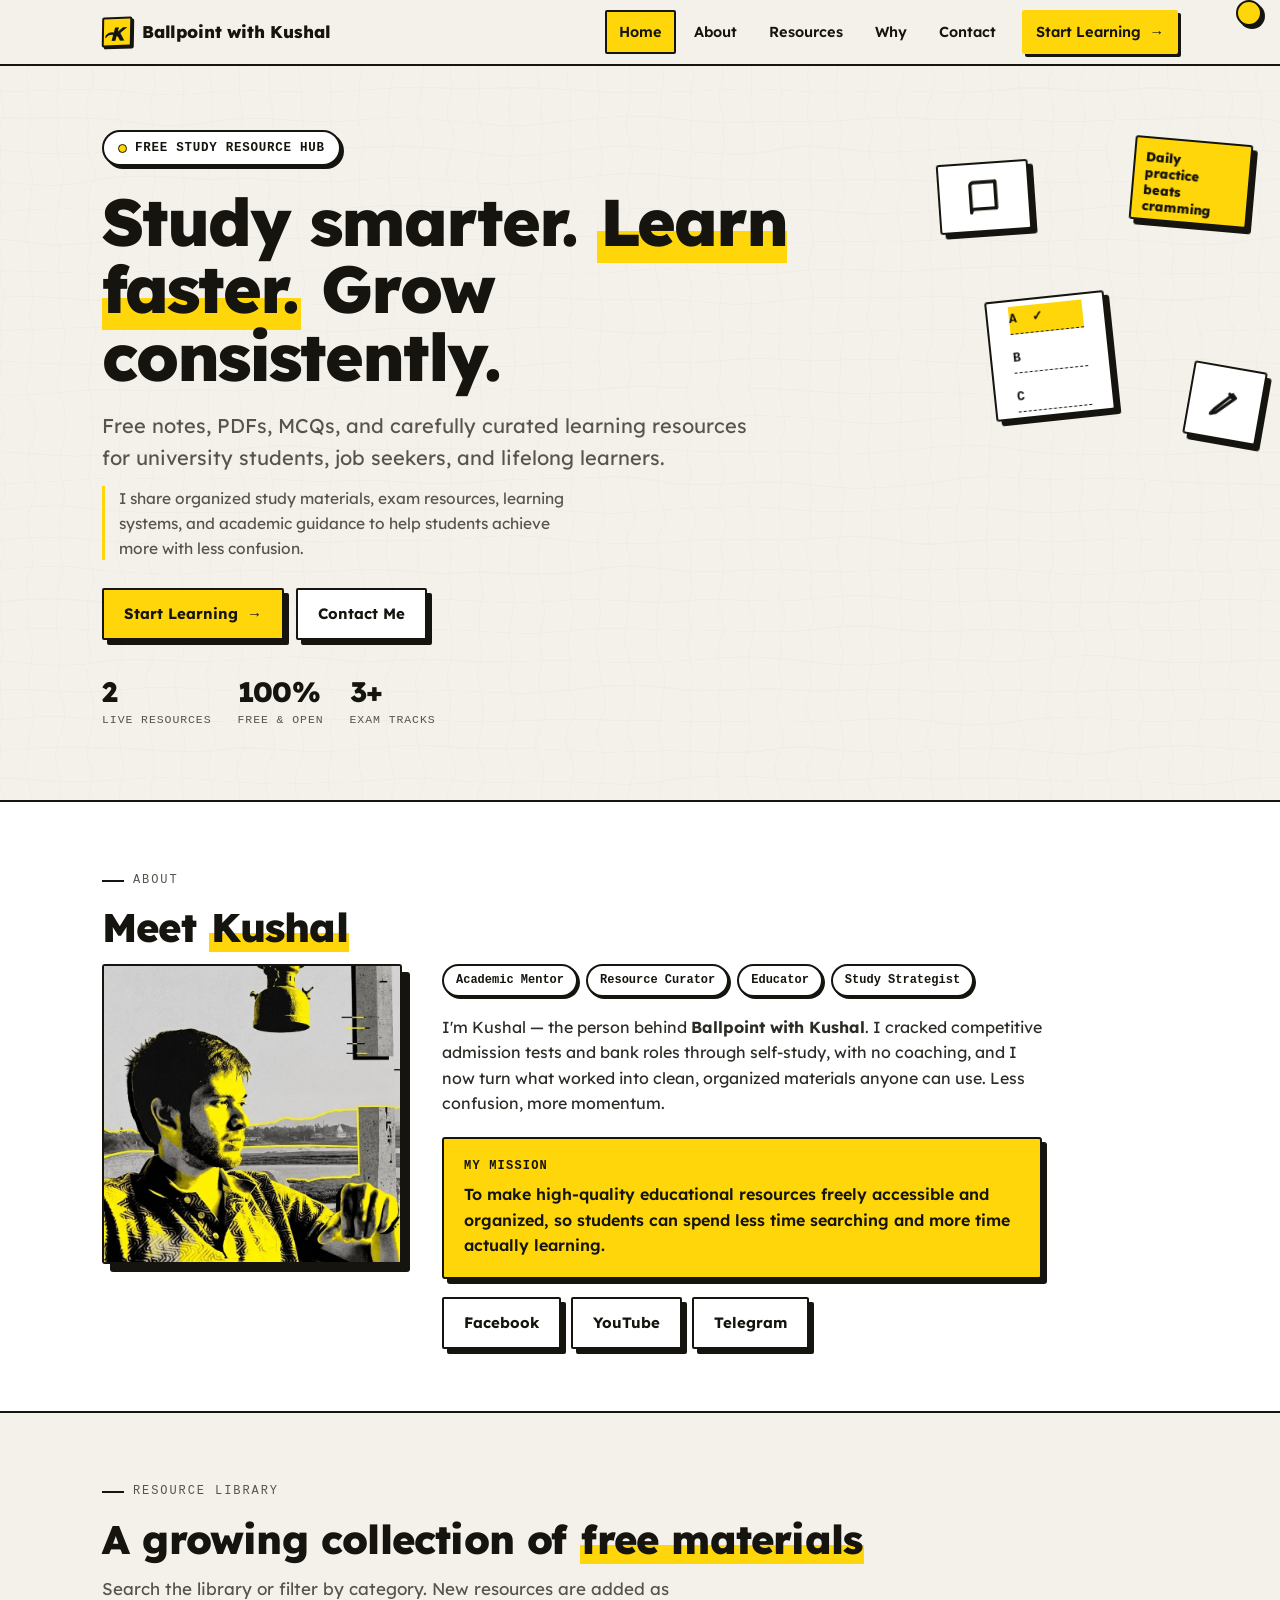
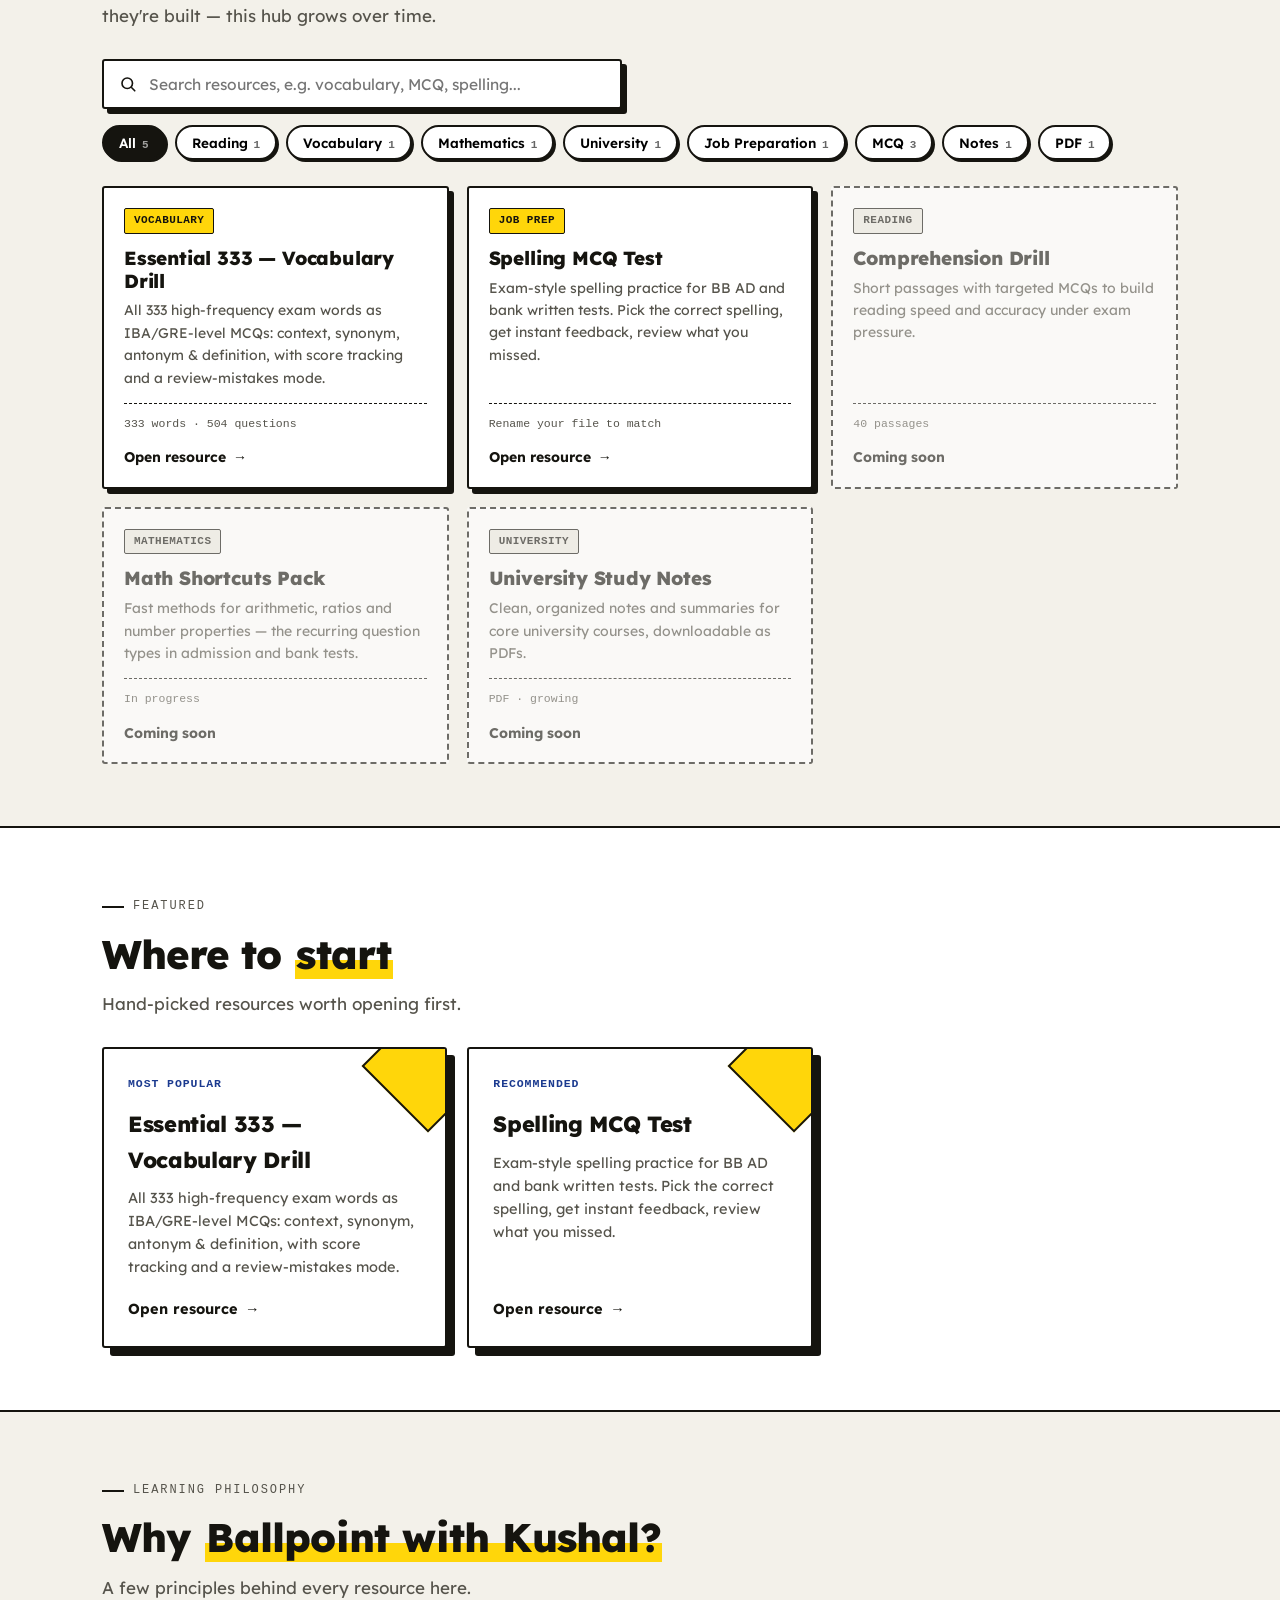
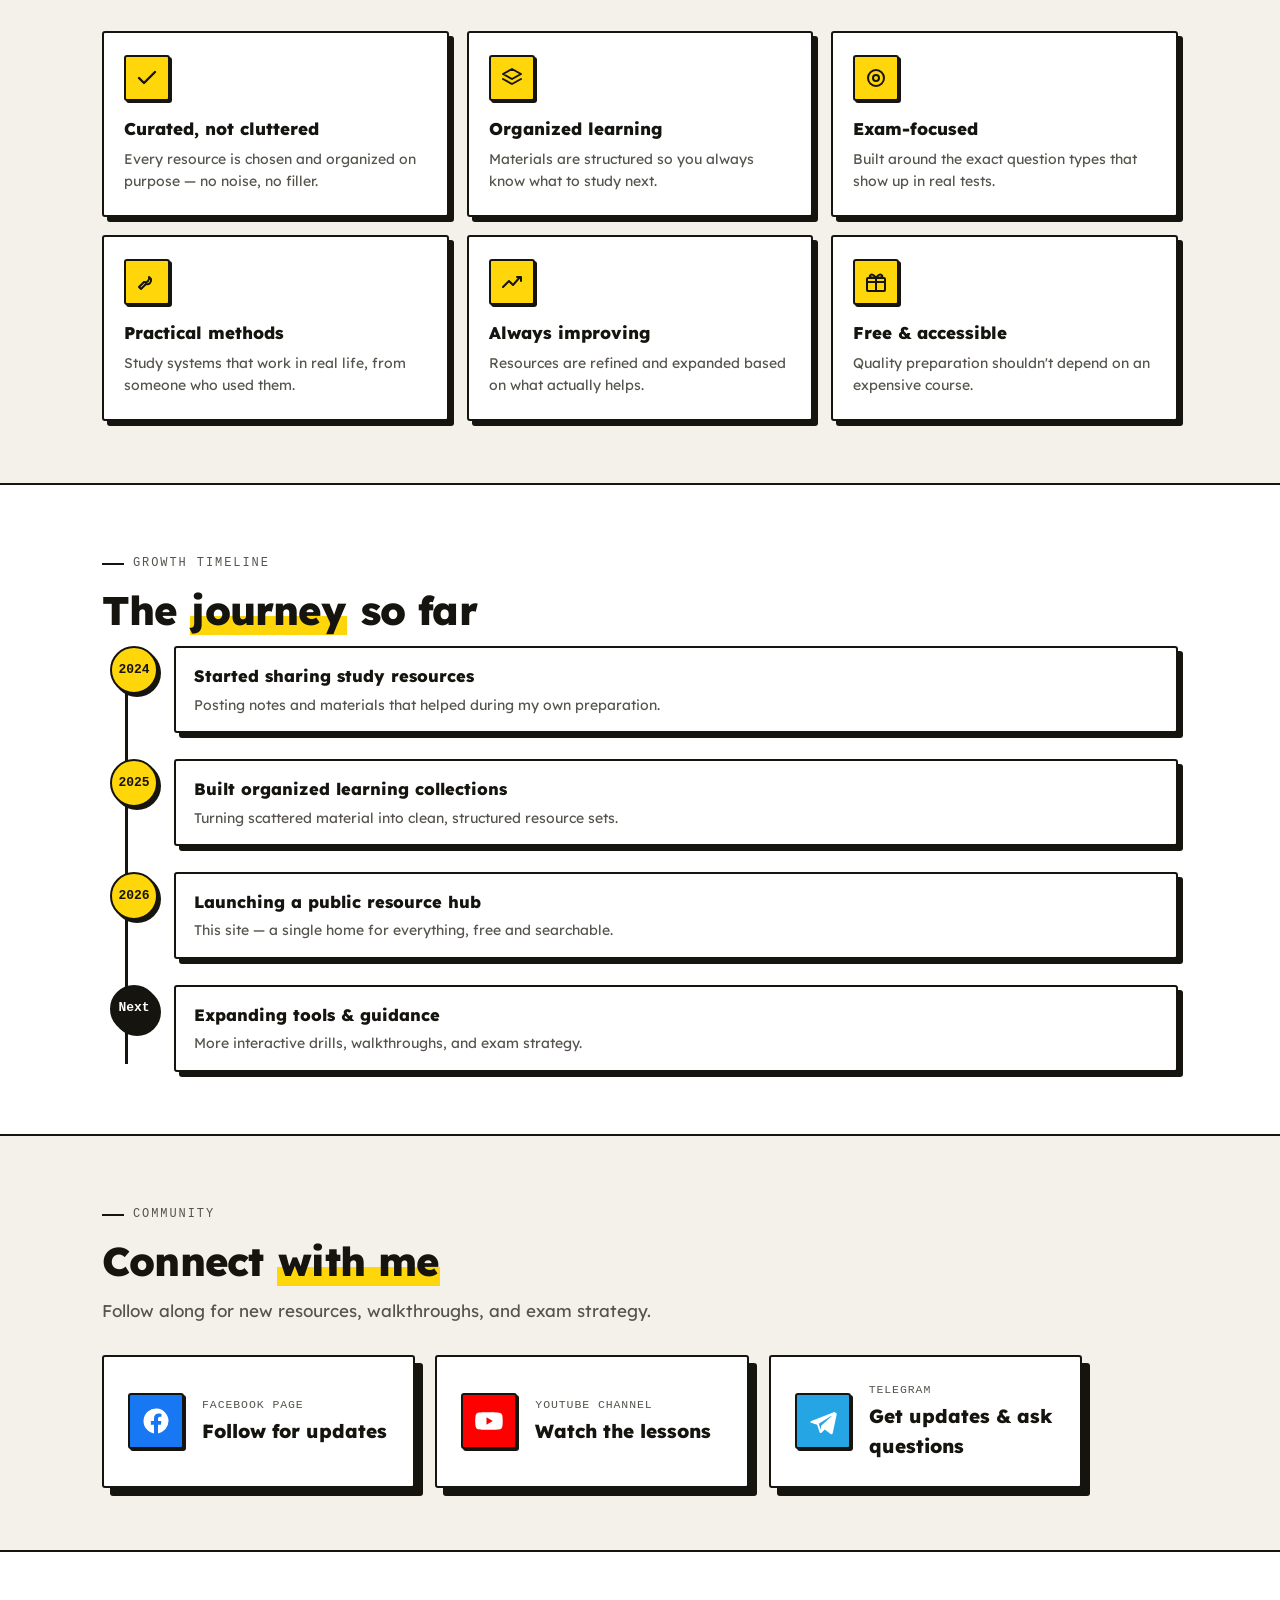
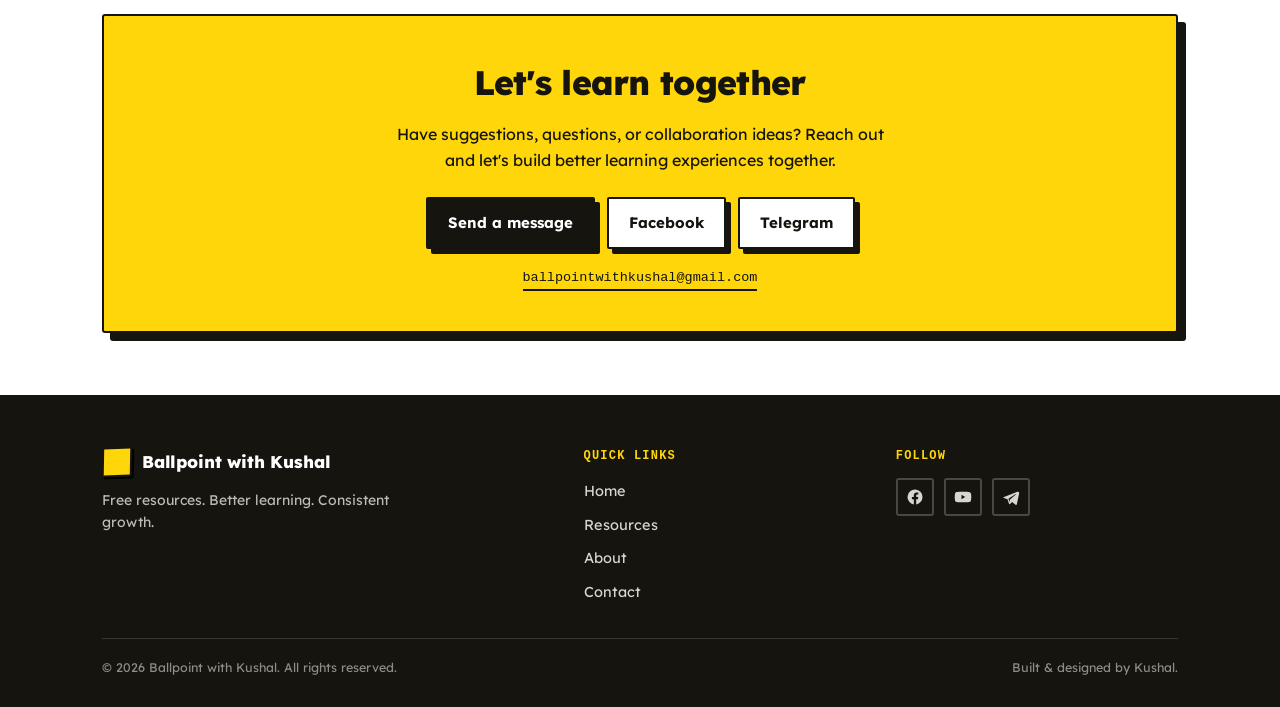
<file: index (1).html>
<!DOCTYPE html>
<html lang="en">
<head>
<meta charset="UTF-8">
<meta name="viewport" content="width=device-width, initial-scale=1.0">
<title>Ballpoint with Kushal — Free Study Resources for Exams & Job Prep</title>
<meta name="description" content="Free, organized study materials, MCQs, PDFs and learning systems for university students, job seekers, and competitive exam candidates. Built by Kushal.">
<meta name="author" content="Ballpoint with Kushal">
<meta property="og:title" content="Ballpoint with Kushal — Study Smarter">
<meta property="og:description" content="A growing free library of notes, MCQs and exam resources.">
<meta property="og:type" content="website">
<style>
@font-face{font-family:'Lexend Variable';font-style:normal;font-weight:100 900;font-display:swap;src:url([data-uri]) format('woff2');}
:root{
  --ink:#15140f;
  --paper:#ffffff;
  --bg:#f3f1ea;
  --bg-2:#eceae1;
  --yellow:#FFD60A;
  --yellow-deep:#e7c000;
  --muted:#56544c;
  --line:#15140f;
  --pen:#1b3a8f;
  --sans:"Lexend Variable","Lexend",-apple-system,BlinkMacSystemFont,"Segoe UI",Roboto,Helvetica,Arial,sans-serif;
  --mono:ui-monospace,"SF Mono",Menlo,Consolas,monospace;
  --sh:5px 5px 0 var(--ink);
  --sh-lg:8px 8px 0 var(--ink);
  --sh-y:6px 6px 0 var(--yellow-deep);
}
*{box-sizing:border-box}
html{scroll-behavior:smooth}
body{margin:0;background:var(--bg);color:var(--ink);font-family:var(--sans);line-height:1.6;
  -webkit-font-smoothing:antialiased;position:relative}
.bg-grid{position:fixed;inset:0;z-index:-1;width:100%;height:100%;pointer-events:none}
.bg-grid svg{width:100%;height:100%}
.bg-grid .gline{stroke:var(--bg-2);stroke-width:1}
img{max-width:100%;display:block}
a{color:inherit}
section{scroll-margin-top:84px}

.wrap{max-width:1120px;margin:0 auto;padding:0 22px}
.eyebrow{font-family:var(--mono);font-size:12px;letter-spacing:.16em;text-transform:uppercase;color:var(--muted);
  display:inline-flex;align-items:center;gap:9px;margin:0 0 16px}
.eyebrow::before{content:"";width:22px;height:2px;background:var(--ink)}
.hl{background-image:linear-gradient(transparent 62%,var(--yellow) 62%);background-repeat:no-repeat;
  background-size:0% 100%;padding:0 .04em;transition:background-size 0s}
.reveal.in .hl,.hl.sweep-in{background-size:100% 100%;transition:background-size .85s cubic-bezier(.16,.84,.44,1)}
@media (prefers-reduced-motion:reduce){
  .hl{background-size:100% 100%}
}
.sec-title{font-size:clamp(26px,4.2vw,40px);font-weight:800;letter-spacing:-.02em;line-height:1.08;margin:0 0 14px}
.sec-sub{font-size:17px;color:var(--muted);max-width:62ch;margin:0 0 30px}

/* Buttons */
.btn{display:inline-flex;align-items:center;gap:9px;font-family:var(--sans);font-weight:700;font-size:15px;
  border:2px solid var(--ink);background:var(--paper);color:var(--ink);padding:12px 20px;border-radius:2px;
  cursor:pointer;text-decoration:none;box-shadow:var(--sh);transition:transform .12s,box-shadow .12s,background .12s}
.btn:hover{transform:translate(-2px,-2px);box-shadow:7px 7px 0 var(--ink)}
.btn:active{transform:translate(2px,2px);box-shadow:2px 2px 0 var(--ink)}
.btn.primary{background:var(--yellow)}
.btn.dark{background:var(--ink);color:var(--paper)}
.btn .ar{transition:transform .12s}
.btn:hover .ar{transform:translateX(3px)}

/* Nav */
header.nav{position:sticky;top:0;z-index:50;background:rgba(243,241,234,.86);backdrop-filter:blur(8px);
  border-bottom:2px solid var(--ink)}
.nav-in{display:flex;align-items:center;justify-content:space-between;height:64px}
.brand{display:flex;align-items:center;gap:10px;font-weight:800;letter-spacing:-.01em;font-size:17px;text-decoration:none}
.brand .pen{width:30px;height:30px;border:2px solid var(--ink);background:var(--yellow);border-radius:2px;
  display:grid;place-items:center;box-shadow:2px 2px 0 var(--ink);flex:0 0 auto}
.brand .pen svg{width:16px;height:16px}
.logo-k{position:relative;font-family:var(--sans);font-weight:800;font-size:19px;font-style:italic;
  letter-spacing:-.02em;color:var(--ink);transform:skewX(-3deg) rotate(-2deg);transition:transform .2s ease}
.logo-k .k-stroke{position:absolute;left:1px;right:1px;bottom:2px;width:calc(100% - 2px);height:7px;overflow:visible}
.logo-k .k-stroke path{fill:none;stroke:var(--ink);stroke-width:1.6;stroke-linecap:round}
.brand:hover .logo-k{transform:skewX(-3deg) rotate(-4deg) scale(1.06)}
.nav-links{display:flex;align-items:center;gap:4px}
.nav-links a{font-size:14.5px;font-weight:600;text-decoration:none;color:var(--ink);padding:8px 12px;border-radius:2px;
  border:2px solid transparent;transition:background .12s,border-color .12s}
.nav-links a:hover{background:var(--paper);border-color:var(--ink)}
.nav-links a.active{background:var(--yellow);border-color:var(--ink)}
.nav-cta{margin-left:8px}
.burger{display:none;width:44px;height:40px;border:2px solid var(--ink);background:var(--paper);border-radius:2px;
  box-shadow:2px 2px 0 var(--ink);cursor:pointer;align-items:center;justify-content:center;flex-direction:column;gap:4px}
.burger span{width:18px;height:2.4px;background:var(--ink);display:block;transition:.2s}
.burger.x span:nth-child(1){transform:translateY(6.4px) rotate(45deg)}
.burger.x span:nth-child(2){opacity:0}
.burger.x span:nth-child(3){transform:translateY(-6.4px) rotate(-45deg)}

/* Hero */
.hero{position:relative;overflow:hidden;padding:64px 0 70px}
.hero .badge{display:inline-flex;align-items:center;gap:8px;font-family:var(--mono);font-size:12.5px;font-weight:600;
  letter-spacing:.06em;text-transform:uppercase;background:var(--paper);border:2px solid var(--ink);border-radius:999px;
  padding:6px 14px;box-shadow:3px 3px 0 var(--ink);margin-bottom:22px}
.hero .badge .blip{width:9px;height:9px;border-radius:50%;background:var(--yellow);border:1.5px solid var(--ink)}
.hero h1{font-size:clamp(34px,6.4vw,66px);line-height:1.02;font-weight:800;letter-spacing:-.03em;margin:0 0 20px;max-width:16ch}
.hero .sub{font-size:clamp(16px,2vw,20px);color:var(--muted);max-width:54ch;margin:0 0 12px}
.hero .intro{font-size:15.5px;color:var(--muted);max-width:52ch;margin:0 0 28px;border-left:3px solid var(--yellow);padding-left:14px}
.hero-cta{display:flex;flex-wrap:wrap;gap:12px}
.hero-stats{display:flex;gap:26px;margin-top:38px;flex-wrap:wrap}
.hero-stats .s .n{font-size:28px;font-weight:800;letter-spacing:-.02em;line-height:1}
.hero-stats .s .l{font-family:var(--mono);font-size:11.5px;text-transform:uppercase;letter-spacing:.08em;color:var(--muted);margin-top:5px}
/* floating decor */
.decor{position:absolute;border:2px solid var(--ink);border-radius:3px;box-shadow:var(--sh);background:var(--paper);
  display:grid;place-items:center;will-change:transform}
.decor.note{width:118px;height:84px;top:74px;right:30px;background:var(--yellow);transform:rotate(5deg);padding:10px;
  font-weight:800;font-size:13px;line-height:1.25;place-items:start}
.decor.mcq{width:120px;height:120px;right:170px;top:230px;transform:rotate(-6deg);flex-direction:column;font-weight:800}
.decor.mcq .opt{font-family:var(--mono);font-size:13px;border-bottom:1.5px dashed var(--ink);width:74px;padding:3px 0;display:flex;gap:8px}
.decor.mcq .opt.on{background:var(--yellow)}
.decor.pencil{width:74px;height:74px;right:18px;top:300px;transform:rotate(10deg)}
.decor.book{width:92px;height:70px;right:250px;top:96px;transform:rotate(-4deg)}
.float-a{animation:floatA 7s ease-in-out infinite}
.float-b{animation:floatB 8.5s ease-in-out infinite}
.float-c{animation:floatA 6s ease-in-out infinite}
@keyframes floatA{0%,100%{translate:0 0}50%{translate:0 -14px}}
@keyframes floatB{0%,100%{translate:0 0}50%{translate:0 12px}}
@keyframes ballSquash{0%{transform:scaleX(1) scaleY(1)}40%{transform:scaleX(1.32) scaleY(.68)}100%{transform:scaleX(1) scaleY(1)}}
@keyframes ballSpin{to{transform:rotate(360deg)}}

/* Scroll ball */
.scroll-ball{position:fixed;top:0;right:18px;width:26px;height:0;z-index:55;pointer-events:none;
  transform:translateY(0px);transition:transform .12s linear}
.scroll-ball .ball-dot{position:absolute;top:0;left:0;width:26px;height:26px;border-radius:50%;
  background:var(--yellow);border:2.5px solid var(--ink);box-shadow:3px 3px 0 var(--ink);
  display:block;animation:ballSpin 5s linear infinite}
.scroll-ball.land .ball-dot{animation:ballSpin 5s linear infinite,ballSquash .32s cubic-bezier(.36,0,.66,-.56) 1}
@media (max-width:680px){ .scroll-ball{display:none} }
@media (prefers-reduced-motion:reduce){
  .scroll-ball{display:none}
}

/* generic section spacing */
.section{padding:62px 0}
.section.alt{background:var(--paper);border-top:2px solid var(--ink);border-bottom:2px solid var(--ink)}

/* About */
.about-grid{display:grid;grid-template-columns:300px 1fr;gap:40px;align-items:start}
.photo{aspect-ratio:1;border:2px solid var(--ink);border-radius:3px;box-shadow:var(--sh-lg);background:var(--bg-2);
  display:grid;place-items:center;overflow:hidden;position:relative}
.photo .ph{font-family:var(--mono);font-size:12px;color:var(--muted);text-align:center;padding:16px;line-height:1.5}
.photo .tape{position:absolute;top:-12px;left:50%;transform:translateX(-50%) rotate(-3deg);width:120px;height:26px;
  background:rgba(255,214,10,.7);border:1.5px solid rgba(21,20,15,.25)}
.roles{display:flex;flex-wrap:wrap;gap:8px;margin:0 0 18px}
.role{font-family:var(--mono);font-size:12px;font-weight:600;border:2px solid var(--ink);background:var(--paper);
  border-radius:999px;padding:5px 12px;box-shadow:2px 2px 0 var(--ink)}
.about p{font-size:16px;color:#2c2b26;max-width:60ch}
.mission{margin-top:20px;border:2px solid var(--ink);border-radius:3px;background:var(--yellow);box-shadow:var(--sh);
  padding:18px 20px;font-weight:600;font-size:16px;max-width:60ch}
.mission .q{font-family:var(--mono);font-size:12px;letter-spacing:.1em;text-transform:uppercase;display:block;margin-bottom:6px}
.about-social{display:flex;gap:10px;margin-top:18px}

/* Resource library */
.lib-controls{display:flex;flex-direction:column;gap:16px;margin-bottom:26px}
.search{display:flex;align-items:center;gap:10px;border:2px solid var(--ink);border-radius:3px;background:var(--paper);
  padding:12px 15px;box-shadow:var(--sh);max-width:520px}
.search svg{width:18px;height:18px;flex:0 0 auto}
.search input{border:0;outline:0;font-family:var(--sans);font-size:15.5px;width:100%;background:transparent;color:var(--ink)}
.filters{display:flex;flex-wrap:wrap;gap:9px}
.chip{font-family:var(--sans);font-size:13.5px;font-weight:600;border:2px solid var(--ink);background:var(--paper);
  border-radius:999px;padding:7px 15px;cursor:pointer;box-shadow:2px 2px 0 var(--ink);
  transition:transform .1s,box-shadow .1s,background .1s}
.chip:hover{transform:translate(-1px,-1px);box-shadow:3px 3px 0 var(--ink)}
.chip.on{background:var(--ink);color:var(--paper)}
.chip .ct{font-family:var(--mono);font-size:11px;opacity:.6;margin-left:6px}

.cards{display:grid;grid-template-columns:repeat(3,1fr);gap:18px}
.card{position:relative;display:flex;flex-direction:column;background:var(--paper);border:2px solid var(--ink);
  border-radius:3px;box-shadow:var(--sh);padding:20px 20px 18px;text-decoration:none;color:inherit;
  transition:transform .13s,box-shadow .13s}
.card:hover{transform:translate(-3px,-3px);box-shadow:var(--sh-lg)}
.card .tag{align-self:flex-start;font-family:var(--mono);font-size:11px;font-weight:700;letter-spacing:.04em;
  text-transform:uppercase;background:var(--yellow);border:1.5px solid var(--ink);border-radius:2px;padding:3px 9px;margin-bottom:13px}
.card h3{font-size:19px;font-weight:800;letter-spacing:-.01em;margin:0 0 7px;line-height:1.2}
.card p{font-size:14px;color:var(--muted);margin:0 0 14px;flex:1}
.card .meta{font-family:var(--mono);font-size:11.5px;color:var(--muted);border-top:1.5px dashed var(--ink);padding-top:11px;margin-bottom:13px}
.card .open{display:inline-flex;align-items:center;gap:7px;font-weight:700;font-size:14px}
.card .open .ar{transition:transform .12s}
.card:hover .open .ar{transform:translateX(4px)}
.card.soon{opacity:.6;border-style:dashed;box-shadow:none;pointer-events:none}
.card.soon .tag{background:var(--bg-2)}
.lib-empty{border:2px dashed var(--ink);border-radius:3px;padding:34px;text-align:center;color:var(--muted);
  font-family:var(--mono);font-size:14px;display:none}

/* Featured */
.feat{display:grid;grid-template-columns:repeat(3,1fr);gap:20px}
.feat .fcard{border:2px solid var(--ink);border-radius:3px;background:var(--paper);box-shadow:var(--sh-lg);
  padding:26px 24px;display:flex;flex-direction:column;text-decoration:none;color:inherit;position:relative;overflow:hidden;
  transition:transform .13s,box-shadow .13s}
.feat .fcard:hover{transform:translate(-3px,-3px);box-shadow:11px 11px 0 var(--ink)}
.feat .fcard::after{content:"";position:absolute;right:-30px;top:-30px;width:90px;height:90px;background:var(--yellow);
  border:2px solid var(--ink);transform:rotate(45deg)}
.feat .flabel{font-family:var(--mono);font-size:11.5px;font-weight:700;letter-spacing:.08em;text-transform:uppercase;
  color:var(--pen);margin-bottom:14px;z-index:1}
.feat h3{font-size:22px;font-weight:800;letter-spacing:-.015em;margin:0 0 8px;max-width:14ch;z-index:1}
.feat p{font-size:14.5px;color:var(--muted);margin:0 0 18px;z-index:1;flex:1}
.feat .open{font-weight:700;font-size:14.5px;z-index:1;display:inline-flex;gap:7px;align-items:center}

/* Philosophy */
.phil{display:grid;grid-template-columns:repeat(3,1fr);gap:18px}
.pblock{border:2px solid var(--ink);border-radius:3px;background:var(--paper);box-shadow:var(--sh);padding:22px 20px;
  transition:transform .12s,box-shadow .12s}
.pblock:hover{transform:translate(-2px,-2px);box-shadow:var(--sh-lg)}
.pblock .ic{width:46px;height:46px;border:2px solid var(--ink);border-radius:3px;background:var(--yellow);
  display:grid;place-items:center;box-shadow:2px 2px 0 var(--ink);margin-bottom:14px}
.pblock .ic svg{width:24px;height:24px}
.pblock h3{font-size:17px;font-weight:800;margin:0 0 6px}
.pblock p{font-size:14px;color:var(--muted);margin:0}

/* Timeline */
.timeline{position:relative;margin-top:10px;padding-left:8px}
.timeline::before{content:"";position:absolute;left:23px;top:8px;bottom:8px;width:3px;background:var(--ink)}
.tl{position:relative;padding:0 0 26px 64px}
.tl:last-child{padding-bottom:0}
.tl .node{position:absolute;left:0;top:0;width:48px;height:48px;border:2px solid var(--ink);border-radius:50%;
  background:var(--yellow);display:grid;place-items:center;font-family:var(--mono);font-weight:700;font-size:13px;
  box-shadow:3px 3px 0 var(--ink);z-index:1}
.tl .body{border:2px solid var(--ink);border-radius:3px;background:var(--paper);box-shadow:var(--sh);padding:15px 18px}
.tl .body h3{margin:0 0 4px;font-size:16.5px;font-weight:800}
.tl .body p{margin:0;font-size:14px;color:var(--muted)}
.tl.future .node{background:var(--ink);color:var(--paper)}

/* Social */
.social{display:grid;grid-template-columns:repeat(3,1fr);gap:20px;max-width:980px}
.scard{display:flex;align-items:center;gap:18px;border:2px solid var(--ink);border-radius:3px;background:var(--paper);
  box-shadow:var(--sh-lg);padding:24px;text-decoration:none;color:inherit;transition:transform .13s,box-shadow .13s}
.scard:hover{transform:translate(-3px,-3px);box-shadow:11px 11px 0 var(--ink)}
.scard .si{width:56px;height:56px;border:2px solid var(--ink);border-radius:3px;display:grid;place-items:center;
  box-shadow:2px 2px 0 var(--ink);flex:0 0 auto}
.scard .si.fb{background:#1877f2}.scard .si.yt{background:#ff0000}.scard .si.tg{background:#26A5E4}
.scard .si svg{width:30px;height:30px;fill:#fff}
.scard .sl{font-family:var(--mono);font-size:11.5px;text-transform:uppercase;letter-spacing:.08em;color:var(--muted)}
.scard h3{margin:2px 0 0;font-size:19px;font-weight:800}
/* Contact */
.contact-card{border:2px solid var(--ink);border-radius:3px;background:var(--yellow);box-shadow:var(--sh-lg);
  padding:40px;display:flex;flex-direction:column;align-items:center;text-align:center}
.contact-card h2{font-size:clamp(24px,3.6vw,34px);font-weight:800;letter-spacing:-.02em;margin:0 0 12px}
.contact-card p{font-size:16px;max-width:50ch;margin:0 0 24px}
.contact-actions{display:flex;flex-wrap:wrap;gap:12px;justify-content:center}
.contact-card .email{font-family:var(--mono);font-size:13.5px;margin-top:18px;text-decoration:none;border-bottom:2px solid var(--ink)}

/* Footer */
footer.ft{background:var(--ink);color:#f3f1ea;border-top:2px solid var(--ink);padding:48px 0 30px}
.ft-grid{display:grid;grid-template-columns:1.6fr 1fr 1fr;gap:30px}
.ft .brand{color:#fff}
.ft .brand .pen{box-shadow:2px 2px 0 #000}
.ft .brand .logo-k{color:var(--yellow)}
.ft .brand .logo-k .k-stroke path{stroke:var(--yellow)}
.ft .tag{font-size:14px;color:#bdbbb2;margin-top:12px;max-width:36ch}
.ft h4{font-family:var(--mono);font-size:12px;letter-spacing:.1em;text-transform:uppercase;color:var(--yellow);margin:0 0 12px}
.ft ul{list-style:none;margin:0;padding:0;display:grid;gap:8px}
.ft ul a{color:#d8d6cd;text-decoration:none;font-size:14.5px}
.ft ul a:hover{color:#fff;text-decoration:underline}
.ft-social{display:flex;gap:10px;margin-top:4px}
.ft-social a{width:38px;height:38px;border:2px solid #4a4940;border-radius:3px;display:grid;place-items:center}
.ft-social a:hover{border-color:var(--yellow)}
.ft-social svg{width:18px;height:18px;fill:#d8d6cd}
.ft-bottom{border-top:1px solid #38372f;margin-top:34px;padding-top:18px;font-size:12.5px;color:#8e8c83;
  display:flex;justify-content:space-between;flex-wrap:wrap;gap:8px}

/* reveal */
.reveal{opacity:0;transform:translateY(22px);transition:opacity .6s ease,transform .6s ease}
.reveal.in{opacity:1;transform:none}

/* responsive */
@media (max-width:960px){
  .cards,.feat,.phil,.social{grid-template-columns:repeat(2,1fr)}
  .about-grid{grid-template-columns:1fr;gap:26px}
  .photo{max-width:300px}
  .decor.mcq,.decor.book{display:none}
}
@media (max-width:680px){
  .nav-links{position:fixed;inset:64px 0 auto 0;flex-direction:column;align-items:stretch;gap:0;background:var(--bg);
    border-bottom:2px solid var(--ink);padding:10px 22px 18px;transform:translateY(-130%);transition:transform .25s;z-index:40}
  .nav-links.open{transform:none}
  .nav-links a{padding:13px 8px;border-bottom:1px solid var(--bg-2);border-radius:0}
  .nav-links a:hover{background:transparent;border-color:transparent;border-bottom-color:var(--bg-2)}
  .nav-links a.active{background:transparent;border:0;border-left:4px solid var(--yellow);padding-left:12px}
  .nav-cta{display:none}
  .burger{display:flex}
  .cards,.feat,.phil,.social{grid-template-columns:1fr}
  .decor{display:none}
  .section,.hero{padding:46px 0}
  .contact-card{padding:28px 20px}
  .ft-grid{grid-template-columns:1fr;gap:26px}
}
:focus-visible{outline:3px solid var(--pen);outline-offset:3px;border-radius:3px}
@media (prefers-reduced-motion:reduce){
  html{scroll-behavior:auto}
  .reveal{opacity:1;transform:none;transition:none}
  .float-a,.float-b,.float-c{animation:none}
  *{transition:none!important}
}
</style>
</head>
<body>

<!-- ANIMATED BACKGROUND GRID -->
<div class="bg-grid" aria-hidden="true">
  <svg xmlns="http://www.w3.org/2000/svg" preserveAspectRatio="none">
    <defs>
      <filter id="waveGrid" x="-20%" y="-20%" width="140%" height="140%">
        <feTurbulence type="fractalNoise" baseFrequency="0.008 0.035" numOctaves="1" seed="7" result="noise">
          <animate attributeName="baseFrequency" dur="22s" values="0.008 0.035;0.011 0.022;0.008 0.035" repeatCount="indefinite"/>
        </feTurbulence>
        <feDisplacementMap in="SourceGraphic" in2="noise" scale="22" xChannelSelector="R" yChannelSelector="G"/>
      </filter>
      <pattern id="gridPattern" width="30" height="30" patternUnits="userSpaceOnUse">
        <path class="gline" d="M0 0H30" fill="none"/>
        <path class="gline" d="M0 0V30" fill="none"/>
      </pattern>
    </defs>
    <rect x="-50" y="-50" width="100%" height="100%" style="width:calc(100% + 100px);height:calc(100% + 100px)"
          fill="url(#gridPattern)" filter="url(#waveGrid)"/>
  </svg>
</div>


<!-- NAV -->
<header class="nav">
  <div class="wrap nav-in">
    <a href="#home" class="brand" aria-label="Ballpoint with Kushal home">
      <span class="pen logo-k" aria-hidden="true">K<svg class="k-stroke" viewBox="0 0 40 10" preserveAspectRatio="none"><path d="M2 6 Q14 2 38 6"/></svg></span>
      Ballpoint with Kushal
    </a>
    <nav class="nav-links" id="navLinks" aria-label="Primary">
      <a href="#home" class="active">Home</a>
      <a href="#about">About</a>
      <a href="#resources">Resources</a>
      <a href="#why">Why</a>
      <a href="#contact">Contact</a>
      <a href="#resources" class="btn primary nav-cta" style="box-shadow:3px 3px 0 var(--ink)">Start Learning <span class="ar">&rarr;</span></a>
    </nav>
    <button class="burger" id="burger" aria-label="Toggle menu" aria-expanded="false"><span></span><span></span><span></span></button>
  </div>
</header>

<!-- HERO -->
<section class="hero" id="home">
  <div class="wrap">
    <span class="badge"><span class="blip"></span> Free study resource hub</span>
    <h1>Study smarter. <span class="hl" id="heroHl">Learn faster.</span> Grow consistently.</h1>
    <p class="sub">Free notes, PDFs, MCQs, and carefully curated learning resources for university students, job seekers, and lifelong learners.</p>
    <p class="intro">I share organized study materials, exam resources, learning systems, and academic guidance to help students achieve more with less confusion.</p>
    <div class="hero-cta">
      <a href="#resources" class="btn primary">Start Learning <span class="ar">&rarr;</span></a>
      <a href="#contact" class="btn">Contact Me</a>
    </div>
    <div class="hero-stats">
      <div class="s"><div class="n" id="stat-res">0</div><div class="l">Live resources</div></div>
      <div class="s"><div class="n">100%</div><div class="l">Free &amp; open</div></div>
      <div class="s"><div class="n">3+</div><div class="l">Exam tracks</div></div>
    </div>
  </div>
  <!-- decorative -->
  <div class="decor note float-a" aria-hidden="true">Daily<br>practice<br>beats cramming</div>
  <div class="decor book float-b" aria-hidden="true"><svg viewBox="0 0 24 24" width="40" fill="none" stroke="#15140f" stroke-width="2" stroke-linecap="round" stroke-linejoin="round"><path d="M4 5a2 2 0 012-2h13v16H6a2 2 0 00-2 2z"/><path d="M19 3v16"/></svg></div>
  <div class="decor mcq float-c" aria-hidden="true"><div class="opt on">A &nbsp;&#10003;</div><div class="opt">B</div><div class="opt">C</div></div>
  <div class="decor pencil float-b" aria-hidden="true"><svg viewBox="0 0 24 24" width="38" fill="none" stroke="#15140f" stroke-width="2" stroke-linecap="round" stroke-linejoin="round"><path d="M4 20l3-1 11-11-2-2L6 17l-2 3z"/><path d="M14 6l2 2"/></svg></div>
</section>

<!-- ABOUT -->
<section class="section alt" id="about">
  <div class="wrap reveal">
    <div class="eyebrow">About</div>
    <h2 class="sec-title">Meet <span class="hl">Kushal</span></h2>
    <div class="about-grid">
      <div class="photo"><div class="tape" aria-hidden="true"></div><div class="ph" id="photoPh">Add your photo<br><span style="opacity:.7">set CONFIG.photo<br>in the script</span></div></div>
      <div class="about">
        <div class="roles">
          <span class="role">Academic Mentor</span>
          <span class="role">Resource Curator</span>
          <span class="role">Educator</span>
          <span class="role">Study Strategist</span>
        </div>
        <p>I'm Kushal — the person behind <strong>Ballpoint with Kushal</strong>. I cracked competitive admission tests and bank roles through self-study, with no coaching, and I now turn what worked into clean, organized materials anyone can use. Less confusion, more momentum.</p>
        <div class="mission">
          <span class="q">My mission</span>
          To make high-quality educational resources freely accessible and organized, so students can spend less time searching and more time actually learning.
        </div>
        <div class="about-social">
          <a class="btn" id="aboutFb" href="#" target="_blank" rel="noopener">Facebook</a>
          <a class="btn" id="aboutYt" href="#" target="_blank" rel="noopener">YouTube</a>
          <a class="btn" id="aboutTg" href="#" target="_blank" rel="noopener">Telegram</a>
        </div>
      </div>
    </div>
  </div>
</section>

<!-- RESOURCE LIBRARY -->
<section class="section" id="resources">
  <div class="wrap reveal">
    <div class="eyebrow">Resource Library</div>
    <h2 class="sec-title">A growing collection of <span class="hl">free materials</span></h2>
    <p class="sec-sub">Search the library or filter by category. New resources are added as they're built — this hub grows over time.</p>
    <div class="lib-controls">
      <label class="search">
        <svg viewBox="0 0 24 24" fill="none" stroke="#15140f" stroke-width="2.2" stroke-linecap="round"><circle cx="11" cy="11" r="7"/><path d="M21 21l-4-4"/></svg>
        <input id="search" type="search" placeholder="Search resources, e.g. vocabulary, MCQ, spelling..." aria-label="Search resources">
      </label>
      <div class="filters" id="filters"></div>
    </div>
    <div class="cards" id="cards"></div>
    <div class="lib-empty" id="empty">No resources match that search yet. Try another keyword or category.</div>
  </div>
</section>

<!-- FEATURED -->
<section class="section alt" id="featured">
  <div class="wrap reveal">
    <div class="eyebrow">Featured</div>
    <h2 class="sec-title">Where to <span class="hl">start</span></h2>
    <p class="sec-sub">Hand-picked resources worth opening first.</p>
    <div class="feat" id="featured-cards"></div>
  </div>
</section>

<!-- WHY / PHILOSOPHY -->
<section class="section" id="why">
  <div class="wrap reveal">
    <div class="eyebrow">Learning Philosophy</div>
    <h2 class="sec-title">Why <span class="hl">Ballpoint with Kushal?</span></h2>
    <p class="sec-sub">A few principles behind every resource here.</p>
    <div class="phil" id="phil"></div>
  </div>
</section>

<!-- TIMELINE -->
<section class="section alt" id="journey">
  <div class="wrap reveal">
    <div class="eyebrow">Growth Timeline</div>
    <h2 class="sec-title">The <span class="hl">journey</span> so far</h2>
    <div class="timeline" id="timeline"></div>
  </div>
</section>

<!-- SOCIAL -->
<section class="section" id="connect">
  <div class="wrap reveal">
    <div class="eyebrow">Community</div>
    <h2 class="sec-title">Connect <span class="hl">with me</span></h2>
    <p class="sec-sub">Follow along for new resources, walkthroughs, and exam strategy.</p>
    <div class="social">
      <a class="scard" id="socFb" href="#" target="_blank" rel="noopener">
        <span class="si fb"><svg viewBox="0 0 24 24"><path d="M22 12a10 10 0 10-11.6 9.9v-7H7.9V12h2.5V9.8c0-2.5 1.5-3.9 3.8-3.9 1.1 0 2.2.2 2.2.2v2.5h-1.2c-1.2 0-1.6.8-1.6 1.6V12h2.7l-.4 2.9h-2.3v7A10 10 0 0022 12z"/></svg></span>
        <div><div class="sl">Facebook page</div><h3>Follow for updates</h3></div>
      </a>
      <a class="scard" id="socYt" href="#" target="_blank" rel="noopener">
        <span class="si yt"><svg viewBox="0 0 24 24"><path d="M23 12s0-3.2-.4-4.7a2.5 2.5 0 00-1.8-1.8C19.3 5 12 5 12 5s-7.3 0-8.8.4a2.5 2.5 0 00-1.8 1.8C1 8.8 1 12 1 12s0 3.2.4 4.7a2.5 2.5 0 001.8 1.8C4.7 19 12 19 12 19s7.3 0 8.8-.4a2.5 2.5 0 001.8-1.8C23 15.2 23 12 23 12zM10 15V9l5 3z"/></svg></span>
        <div><div class="sl">YouTube channel</div><h3>Watch the lessons</h3></div>
      </a>
      <a class="scard" id="socTg" href="#" target="_blank" rel="noopener">
        <span class="si tg"><svg viewBox="0 0 24 24"><path d="M21.5 4.5L2.7 11.9c-1.2.5-1.2 1.2-.2 1.5l4.8 1.5 1.9 5.8c.2.6.4.9.9.9.4 0 .6-.2.9-.5l2.4-2.3 4.7 3.5c.9.5 1.5.2 1.7-.8l3.1-14.6c.3-1.3-.4-1.8-1.4-1.4zM8.6 14.2l9.6-6.1c.5-.3.9-.1.5.2l-8.2 7.4-.3 3.3-1.6-4.8z"/></svg></span>
        <div><div class="sl">Telegram</div><h3>Get updates &amp; ask questions</h3></div>
      </a>
    </div>
  </div>
</section>

<!-- CONTACT -->
<section class="section alt" id="contact">
  <div class="wrap reveal">
    <div class="contact-card">
      <h2>Let's learn together</h2>
      <p>Have suggestions, questions, or collaboration ideas? Reach out and let's build better learning experiences together.</p>
      <div class="contact-actions">
        <a class="btn dark" id="contactBtn" href="#">Send a message</a>
        <a class="btn" id="contactFb" href="#" target="_blank" rel="noopener">Facebook</a>
        <a class="btn" id="contactTg" href="#" target="_blank" rel="noopener">Telegram</a>
      </div>
      <a class="email" id="contactEmail" href="#">your.email@example.com</a>
    </div>
  </div>
</section>

<!-- FOOTER -->
<footer class="ft" id="footer">
  <div class="wrap">
    <div class="ft-grid">
      <div>
        <a href="#home" class="brand">
          <span class="pen logo-k" aria-hidden="true">K<svg class="k-stroke" viewBox="0 0 40 10" preserveAspectRatio="none"><path d="M2 6 Q14 2 38 6"/></svg></span>
          Ballpoint with Kushal
        </a>
        <p class="tag">Free resources. Better learning. Consistent growth.</p>
      </div>
      <div>
        <h4>Quick links</h4>
        <ul>
          <li><a href="#home">Home</a></li>
          <li><a href="#resources">Resources</a></li>
          <li><a href="#about">About</a></li>
          <li><a href="#contact">Contact</a></li>
        </ul>
      </div>
      <div>
        <h4>Follow</h4>
        <div class="ft-social">
          <a id="ftFb" href="#" aria-label="Facebook" target="_blank" rel="noopener"><svg viewBox="0 0 24 24"><path d="M22 12a10 10 0 10-11.6 9.9v-7H7.9V12h2.5V9.8c0-2.5 1.5-3.9 3.8-3.9 1.1 0 2.2.2 2.2.2v2.5h-1.2c-1.2 0-1.6.8-1.6 1.6V12h2.7l-.4 2.9h-2.3v7A10 10 0 0022 12z"/></svg></a>
          <a id="ftYt" href="#" aria-label="YouTube" target="_blank" rel="noopener"><svg viewBox="0 0 24 24"><path d="M23 12s0-3.2-.4-4.7a2.5 2.5 0 00-1.8-1.8C19.3 5 12 5 12 5s-7.3 0-8.8.4a2.5 2.5 0 00-1.8 1.8C1 8.8 1 12 1 12s0 3.2.4 4.7a2.5 2.5 0 001.8 1.8C4.7 19 12 19 12 19s7.3 0 8.8-.4a2.5 2.5 0 001.8-1.8C23 15.2 23 12 23 12zM10 15V9l5 3z"/></svg></a>
          <a id="ftTg" href="#" aria-label="Telegram" target="_blank" rel="noopener"><svg viewBox="0 0 24 24"><path d="M21.5 4.5L2.7 11.9c-1.2.5-1.2 1.2-.2 1.5l4.8 1.5 1.9 5.8c.2.6.4.9.9.9.4 0 .6-.2.9-.5l2.4-2.3 4.7 3.5c.9.5 1.5.2 1.7-.8l3.1-14.6c.3-1.3-.4-1.8-1.4-1.4zM8.6 14.2l9.6-6.1c.5-.3.9-.1.5.2l-8.2 7.4-.3 3.3-1.6-4.8z"/></svg></a>
        </div>
      </div>
    </div>
    <div class="ft-bottom">
      <span>&copy; <span id="yr"></span> Ballpoint with Kushal. All rights reserved.</span>
      <span>Built &amp; designed by Kushal.</span>
    </div>
  </div>
</footer>

<!-- SCROLL BALL -->
<div class="scroll-ball" id="scrollBall" aria-hidden="true"><span class="ball-dot"></span></div>

<script>
/* =====================================================================
   CONFIG — edit these, then commit. No build step required.
   ===================================================================== */
const CONFIG = {
  email:    "ballpointwithkushal@gmail.com",
  facebook: "https://www.facebook.com/theffkushal/",
  youtube:  "https://www.youtube.com/@fahim-faisal-kushal",
  telegram: "https://t.me/ffkushal",
  photo:    "[data-uri]"
};

/* =====================================================================
   RESOURCES — add a tool: drop its .html in the repo, then add an entry.
   cats[] drives the category filters; tag is the badge shown on the card.
   feature: "Most Popular" | "Recommended" | "Recently Added" (optional)
   soon: true  -> shows a greyed "coming soon" card (no file needed)
   ===================================================================== */
const RESOURCES = [
  { tag:"Vocabulary", cats:["Vocabulary","MCQ"],
    title:"Essential 333 — Vocabulary Drill",
    desc:"All 333 high-frequency exam words as IBA/GRE-level MCQs: context, synonym, antonym & definition, with score tracking and a review-mistakes mode.",
    meta:"333 words \u00b7 504 questions", file:"essential-333-vocab-drill.html",
    feature:"Most Popular" },

  { tag:"Job Prep", cats:["Job Preparation","MCQ"],
    title:"Spelling MCQ Test",
    desc:"Exam-style spelling practice for BB AD and bank written tests. Pick the correct spelling, get instant feedback, review what you missed.",
    meta:"Rename your file to match", file:"spelling-test.html",
    feature:"Recommended" },

  { tag:"Reading", cats:["Reading","MCQ"],
    title:"Comprehension Drill",
    desc:"Short passages with targeted MCQs to build reading speed and accuracy under exam pressure.",
    meta:"40 passages", soon:true },

  { tag:"Mathematics", cats:["Mathematics"],
    title:"Math Shortcuts Pack",
    desc:"Fast methods for arithmetic, ratios and number properties — the recurring question types in admission and bank tests.",
    meta:"In progress", soon:true },

  { tag:"University", cats:["University","Notes","PDF"],
    title:"University Study Notes",
    desc:"Clean, organized notes and summaries for core university courses, downloadable as PDFs.",
    meta:"PDF \u00b7 growing", soon:true }
];

const PHILOSOPHY = [
  { t:"Curated, not cluttered", d:"Every resource is chosen and organized on purpose \u2014 no noise, no filler.", i:"check" },
  { t:"Organized learning", d:"Materials are structured so you always know what to study next.", i:"layers" },
  { t:"Exam-focused", d:"Built around the exact question types that show up in real tests.", i:"target" },
  { t:"Practical methods", d:"Study systems that work in real life, from someone who used them.", i:"tool" },
  { t:"Always improving", d:"Resources are refined and expanded based on what actually helps.", i:"trend" },
  { t:"Free & accessible", d:"Quality preparation shouldn't depend on an expensive course.", i:"gift" }
];

const TIMELINE = [
  { y:"2024", t:"Started sharing study resources", d:"Posting notes and materials that helped during my own preparation." },
  { y:"2025", t:"Built organized learning collections", d:"Turning scattered material into clean, structured resource sets." },
  { y:"2026", t:"Launching a public resource hub", d:"This site \u2014 a single home for everything, free and searchable." },
  { y:"Next", t:"Expanding tools & guidance", d:"More interactive drills, walkthroughs, and exam strategy.", future:true }
];

const FILTERS = ["All","Reading","Vocabulary","Mathematics","University","Job Preparation","MCQ","Notes","PDF"];

/* ---------- icons ---------- */
const ICON = {
  check:'<svg viewBox="0 0 24 24" fill="none" stroke="#15140f" stroke-width="2.4" stroke-linecap="round" stroke-linejoin="round"><path d="M4 12l5 5L20 6"/></svg>',
  layers:'<svg viewBox="0 0 24 24" fill="none" stroke="#15140f" stroke-width="2" stroke-linecap="round" stroke-linejoin="round"><path d="M12 3l9 5-9 5-9-5z"/><path d="M3 13l9 5 9-5"/></svg>',
  target:'<svg viewBox="0 0 24 24" fill="none" stroke="#15140f" stroke-width="2" stroke-linecap="round"><circle cx="12" cy="12" r="8"/><circle cx="12" cy="12" r="3"/></svg>',
  tool:'<svg viewBox="0 0 24 24" fill="none" stroke="#15140f" stroke-width="2" stroke-linecap="round" stroke-linejoin="round"><path d="M14 7a4 4 0 01-5 5l-5 5 2 2 5-5a4 4 0 005-5z"/></svg>',
  trend:'<svg viewBox="0 0 24 24" fill="none" stroke="#15140f" stroke-width="2" stroke-linecap="round" stroke-linejoin="round"><path d="M3 17l6-6 4 4 7-8"/><path d="M17 7h4v4"/></svg>',
  gift:'<svg viewBox="0 0 24 24" fill="none" stroke="#15140f" stroke-width="2" stroke-linecap="round" stroke-linejoin="round"><rect x="3" y="8" width="18" height="13" rx="1"/><path d="M3 12h18M12 8v13M12 8S9 3 6.5 5 8 8 12 8zm0 0s3-5 5.5-3-.5 3-5.5 3z"/></svg>'
};

const esc = s => String(s).replace(/[&<>"]/g,c=>({'&':'&amp;','<':'&lt;','>':'&gt;','"':'&quot;'}[c]));

/* ---------- render resource cards ---------- */
let activeCat = "All", query = "";
const cardsEl = document.getElementById('cards');
const emptyEl = document.getElementById('empty');

function matches(r){
  const inCat = activeCat==="All" || (r.cats||[]).includes(activeCat);
  const q = query.trim().toLowerCase();
  const inQ = !q || (r.title+" "+r.desc+" "+(r.cats||[]).join(" ")).toLowerCase().includes(q);
  return inCat && inQ;
}
function cardHTML(r){
  const inner =
    '<span class="tag">'+esc(r.tag)+'</span>'+
    '<h3>'+esc(r.title)+'</h3>'+
    '<p>'+esc(r.desc)+'</p>'+
    (r.meta?'<div class="meta">'+esc(r.meta)+'</div>':'')+
    '<span class="open">'+(r.soon?'Coming soon':'Open resource')+(r.soon?'':' <span class="ar">&rarr;</span>')+'</span>';
  return (r.soon||!r.file)
    ? '<div class="card soon">'+inner+'</div>'
    : '<a class="card" href="'+esc(r.file)+'">'+inner+'</a>';
}
function renderCards(){
  const list = RESOURCES.filter(matches);
  cardsEl.innerHTML = list.map(cardHTML).join('');
  emptyEl.style.display = list.length ? 'none' : 'block';
}

/* ---------- filters ---------- */
const filtersEl = document.getElementById('filters');
filtersEl.innerHTML = FILTERS.map(f=>{
  const count = f==="All" ? RESOURCES.length : RESOURCES.filter(r=>(r.cats||[]).includes(f)).length;
  return '<button class="chip'+(f==="All"?' on':'')+'" data-cat="'+esc(f)+'">'+esc(f)+
         '<span class="ct">'+count+'</span></button>';
}).join('');
filtersEl.querySelectorAll('.chip').forEach(c=>{
  c.onclick=()=>{ activeCat=c.dataset.cat; filtersEl.querySelectorAll('.chip').forEach(x=>x.classList.toggle('on',x===c)); renderCards(); };
});
document.getElementById('search').addEventListener('input',e=>{ query=e.target.value; renderCards(); });
renderCards();

/* ---------- featured ---------- */
document.getElementById('featured-cards').innerHTML =
  RESOURCES.filter(r=>r.feature && !r.soon).slice(0,6).map(r=>
    '<a class="fcard" href="'+esc(r.file)+'">'+
      '<div class="flabel">'+esc(r.feature)+'</div>'+
      '<h3>'+esc(r.title)+'</h3>'+
      '<p>'+esc(r.desc)+'</p>'+
      '<span class="open">Open resource <span class="ar">&rarr;</span></span>'+
    '</a>').join('') ||
  '<div class="lib-empty" style="display:block">Featured resources will appear here.</div>';

/* ---------- philosophy ---------- */
document.getElementById('phil').innerHTML = PHILOSOPHY.map(p=>
  '<div class="pblock"><div class="ic">'+(ICON[p.i]||ICON.check)+'</div><h3>'+esc(p.t)+'</h3><p>'+esc(p.d)+'</p></div>'
).join('');

/* ---------- timeline ---------- */
document.getElementById('timeline').innerHTML = TIMELINE.map(t=>
  '<div class="tl'+(t.future?' future':'')+'"><div class="node">'+esc(t.y)+'</div>'+
   '<div class="body"><h3>'+esc(t.t)+'</h3><p>'+esc(t.d)+'</p></div></div>'
).join('');

/* ---------- stats ---------- */
document.getElementById('stat-res').textContent = RESOURCES.filter(r=>!r.soon && r.file).length;
document.getElementById('yr').textContent = new Date().getFullYear();

/* ---------- wire CONFIG links ---------- */
function setLink(id,url){ const el=document.getElementById(id); if(el && url) el.href=url; }
['aboutFb','socFb','contactFb','ftFb'].forEach(id=>setLink(id,CONFIG.facebook));
['aboutYt','socYt','ftYt'].forEach(id=>setLink(id,CONFIG.youtube));
['aboutTg','socTg','contactTg','ftTg'].forEach(id=>setLink(id,CONFIG.telegram));
if(CONFIG.email){
  const mail="mailto:"+CONFIG.email;
  setLink('contactBtn',mail); 
  const em=document.getElementById('contactEmail'); em.href=mail; em.textContent=CONFIG.email;
}
if(CONFIG.photo){
  const ph=document.querySelector('.photo');
  ph.innerHTML='<img src="'+esc(CONFIG.photo)+'" alt="Kushal" style="width:100%;height:100%;object-fit:cover">';
}

/* ---------- mobile menu ---------- */
const burger=document.getElementById('burger'), navLinks=document.getElementById('navLinks');
burger.addEventListener('click',()=>{
  const open=navLinks.classList.toggle('open');
  burger.classList.toggle('x',open);
  burger.setAttribute('aria-expanded',open);
});
navLinks.querySelectorAll('a').forEach(a=>a.addEventListener('click',()=>{
  navLinks.classList.remove('open'); burger.classList.remove('x'); burger.setAttribute('aria-expanded','false');
}));

/* ---------- reveal + active nav ---------- */
const reveals=document.querySelectorAll('.reveal');
if('IntersectionObserver' in window){
  const ro=new IntersectionObserver((es)=>{es.forEach(e=>{if(e.isIntersecting){e.target.classList.add('in');ro.unobserve(e.target);}});},{threshold:.12});
  reveals.forEach(r=>ro.observe(r));
  const links=[...navLinks.querySelectorAll('a[href^="#"]:not(.btn)')];
  const map={}; links.forEach(l=>map[l.getAttribute('href').slice(1)]=l);
  const secObs=new IntersectionObserver((es)=>{
    es.forEach(e=>{ if(e.isIntersecting){ const id=e.target.id; links.forEach(l=>l.classList.remove('active')); if(map[id])map[id].classList.add('active'); } });
  },{rootMargin:"-45% 0px -50% 0px"});
  ['home','about','resources','why','contact'].forEach(id=>{const s=document.getElementById(id); if(s)secObs.observe(s);});
}else{ reveals.forEach(r=>r.classList.add('in')); }

/* ---------- respect reduced motion for background wave ---------- */
const reduceMotion = window.matchMedia('(prefers-reduced-motion: reduce)').matches;
if(reduceMotion){
  const animEl = document.querySelector('#waveGrid feTurbulence > animate');
  if(animEl) animEl.remove();
}

/* ---------- hero highlight sweep on load ---------- */
window.addEventListener('load',()=>{
  setTimeout(()=>{ const h=document.getElementById('heroHl'); if(h) h.classList.add('sweep-in'); },400);
});

/* ---------- scroll ball drop ---------- */
const ball = document.getElementById('scrollBall');
if(ball && !reduceMotion){
  const sections = [...document.querySelectorAll('section[id]')];
  let lastSection = null;
  let ticking = false;
  function updateBall(){
    const doc = document.documentElement;
    const max = Math.max(doc.scrollHeight - doc.clientHeight, 1);
    const pct = Math.min(window.scrollY / max, 1);
    const travel = doc.clientHeight - 60; // keep ball within viewport, minus its own size+padding
    ball.style.transform = 'translateY(' + (pct * travel) + 'px)';
    // detect which section center is nearest viewport middle -> trigger a "land" bounce on change
    const mid = window.scrollY + doc.clientHeight/2;
    let current = sections[0];
    for(const s of sections){ if(s.offsetTop <= mid) current = s; }
    if(current !== lastSection){
      lastSection = current;
      ball.classList.remove('land'); void ball.offsetWidth; ball.classList.add('land');
    }
    ticking = false;
  }
  window.addEventListener('scroll',()=>{ if(!ticking){ ticking=true; requestAnimationFrame(updateBall); } },{passive:true});
  window.addEventListener('resize',()=>{ requestAnimationFrame(updateBall); });
  updateBall();
}
</script>
</body>
</html>
</file>
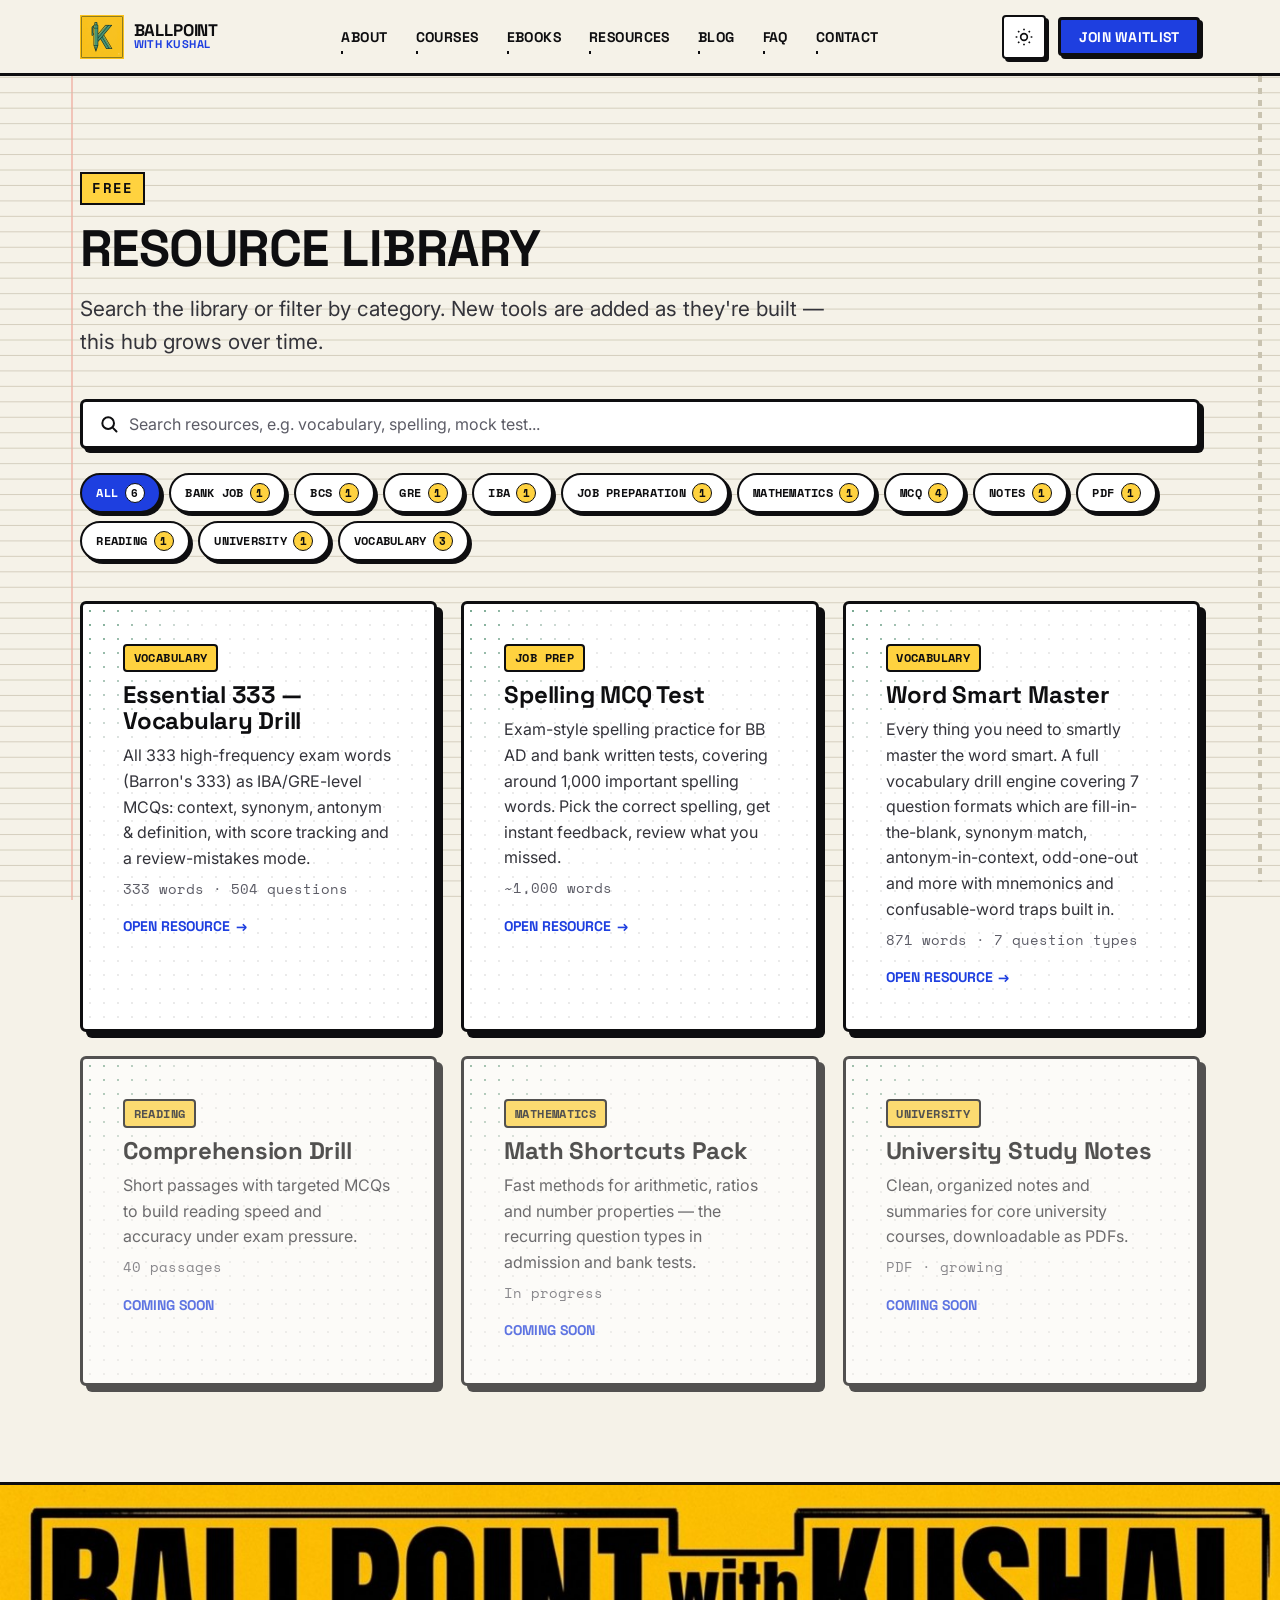
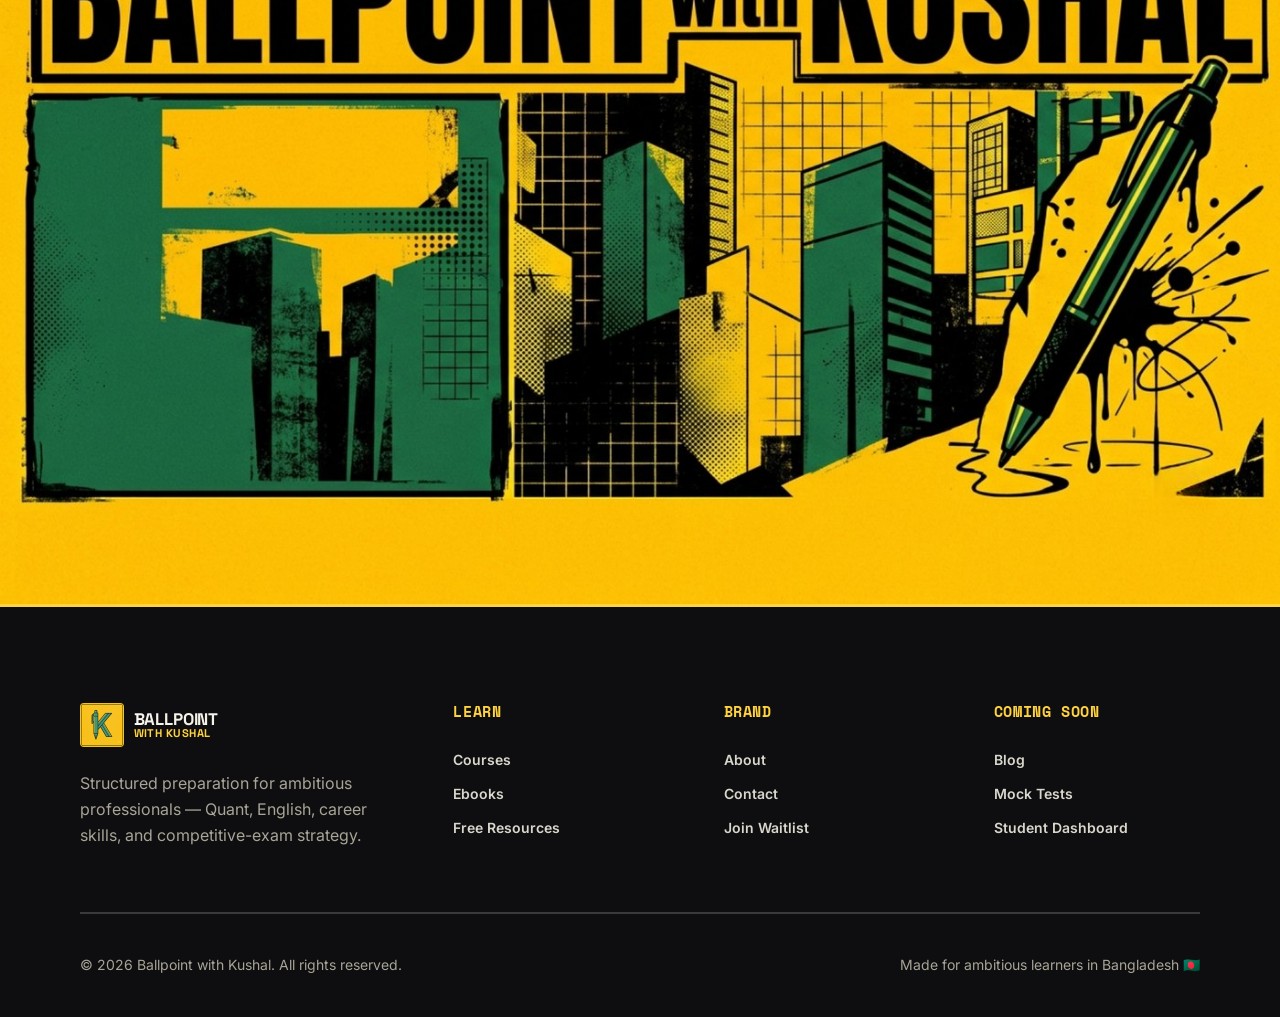
<file: resources.html>
<!DOCTYPE html>
<html lang="en">
<head>
  <meta charset="UTF-8" />
  <meta name="viewport" content="width=device-width, initial-scale=1.0" />
  <title>Resource Library — Ballpoint with Kushal</title>
  <meta name="description" content="Free study material: vocabulary drills, spelling practice, mock tests, and exam checklists — searchable and filterable, by Ballpoint with Kushal." />
  <meta property="og:title" content="Resource Library — Ballpoint with Kushal" />
  <meta property="og:description" content="Search and filter free study resources — no payment, no sign-up wall." />
  <meta property="og:image" content="assets/images/og-image.svg" />
  <meta name="theme-color" content="#0E0E10" />
  <link rel="icon" type="image/png" sizes="32x32" href="assets/logos/favicon-32.png" />
  <link rel="icon" type="image/png" sizes="64x64" href="assets/logos/favicon-64.png" />

  <link rel="preconnect" href="https://fonts.googleapis.com" />
  <link rel="preconnect" href="https://fonts.gstatic.com" crossorigin />
  <link href="https://fonts.googleapis.com/css2?family=Inter:wght@400;500;600;700&family=Space+Grotesk:wght@500;600;700&family=Space+Mono:wght@400;700&display=swap" rel="stylesheet" />

  <link rel="stylesheet" href="css/styles.css" />
  <link rel="stylesheet" href="css/components.css" />
  <link rel="stylesheet" href="css/utilities.css" />
  <link rel="stylesheet" href="css/responsive.css" />
  <link rel="stylesheet" href="css/dark-mode.css" />

  <script>
    (function () {
      try {
        var saved = localStorage.getItem('bwk-theme');
        var theme = saved || (window.matchMedia('(prefers-color-scheme: dark)').matches ? 'dark' : 'light');
        if (theme === 'dark') document.documentElement.setAttribute('data-theme', 'dark');
      } catch (e) {}
    })();
  </script>
  <link rel="stylesheet" href="css/library.css" />
</head>

<body>
  <a class="skip-link" href="#main">Skip to content</a>
  <div class="bg-grid" aria-hidden="true" id="bgGrid"></div>

  <header class="navbar" id="top">
    <nav class="container navbar__inner" aria-label="Primary">
      <a class="navbar__logo" href="index.html" aria-label="Ballpoint with Kushal — home">
        <img src="assets/logos/logo-icon.png" alt="" width="44" height="44" />
        <span class="navbar__logo-text"><strong>BALLPOINT</strong><span>WITH KUSHAL</span></span>
      </a>
      <ul class="navbar__links">
        <li><a href="about.html">About</a></li>
        <li><a href="courses.html">Courses</a></li>
        <li><a href="ebooks.html">Ebooks</a></li>
        <li><a href="resources.html">Resources</a></li>
        <li><a href="blog.html">Blog</a></li>
        <li><a href="index.html#faq">FAQ</a></li>
        <li><a href="contact.html">Contact</a></li>
      </ul>
      <div class="navbar__actions">
        <button class="theme-toggle" id="themeToggle" aria-label="Toggle dark mode">
          <svg class="icon-sun" viewBox="0 0 24 24" fill="none" stroke="currentColor" stroke-width="2"><circle cx="12" cy="12" r="4"/><path d="M12 2v2M12 20v2M4.93 4.93l1.41 1.41M17.66 17.66l1.41 1.41M2 12h2M20 12h2M6.34 17.66l-1.41 1.41M19.07 4.93l-1.41 1.41"/></svg>
          <svg class="icon-moon" viewBox="0 0 24 24" fill="none" stroke="currentColor" stroke-width="2"><path d="M21 12.79A9 9 0 1 1 11.21 3 7 7 0 0 0 21 12.79z"/></svg>
        </button>
        <a class="btn btn--primary btn--sm" href="index.html#waitlist">Join Waitlist</a>
      </div>
      <button class="hamburger" aria-label="Open menu" aria-controls="mobileDrawer" aria-expanded="false">
        <span></span><span></span><span></span>
      </button>
    </nav>
  </header>

  <div class="mobile-drawer" id="mobileDrawer">
    <button class="theme-toggle theme-toggle--mobile" id="themeToggleMobile" aria-label="Toggle dark mode">
      <svg class="icon-sun" viewBox="0 0 24 24" fill="none" stroke="currentColor" stroke-width="2"><circle cx="12" cy="12" r="4"/><path d="M12 2v2M12 20v2M4.93 4.93l1.41 1.41M17.66 17.66l1.41 1.41M2 12h2M20 12h2M6.34 17.66l-1.41 1.41M19.07 4.93l-1.41 1.41"/></svg>
      <svg class="icon-moon" viewBox="0 0 24 24" fill="none" stroke="currentColor" stroke-width="2"><path d="M21 12.79A9 9 0 1 1 11.21 3 7 7 0 0 0 21 12.79z"/></svg>
    </button>
    <a href="about.html">About</a>
    <a href="courses.html">Courses</a>
    <a href="ebooks.html">Ebooks</a>
    <a href="resources.html">Resources</a>
    <a href="blog.html">Blog</a>
    <a href="index.html#faq">FAQ</a>
    <a href="contact.html">Contact</a>
    <a class="btn btn--primary btn--full mt-sm" href="index.html#waitlist">Join Waitlist</a>
  </div>

  <div class="scroll-rule" aria-hidden="true"></div>
  <div class="scroll-ball" id="scrollBall" aria-hidden="true">
    <svg class="nib-body" viewBox="0 0 28 28" xmlns="http://www.w3.org/2000/svg">
      <rect x="9" y="2" width="10" height="18" rx="2" fill="#1E3FE0" stroke="#0E0E10" stroke-width="2"/>
      <polygon points="9,20 19,20 14,27" fill="#0E0E10"/>
    </svg>
  </div>

  <main id="main">
    <!-- ==================================================================
         RESOURCE LIBRARY
         The ONLY file you ever need to touch to add a new resource card is
         data/resources.json. Schema per entry:
           {
             "tag":   "Short label shown on the card, e.g. '1300 Words'",
             "cats":  ["Vocabulary","Bank Job"],  // any strings, any count —
                                                    // filter pills are built
                                                    // automatically from these
             "title": "Full title of the resource",
             "desc":  "One or two sentence description.",
             "meta":  "e.g. '287 questions · 16 chapters'",
             "file":  "exact-filename-as-uploaded.html"  // omit + use
                                                           // "soon": true for
                                                           // tools not yet built
           }
         Tools open in a new tab since each is a standalone offline app.
         ================================================================== -->
    <section class="section lib-hero" aria-labelledby="lib-title">
      <div class="container">
        <div class="section-head" data-reveal>
          <span class="eyebrow">Free</span>
          <h1 id="lib-title">Resource Library</h1>
          <p>Search the library or filter by category. New tools are added as they're built — this hub grows over time.</p>
        </div>

        <div class="lib-controls" data-reveal data-reveal-delay="1">
          <label class="lib-search">
            <svg viewBox="0 0 24 24" fill="none" stroke="#0E0E10" stroke-width="2.4" stroke-linecap="round"><circle cx="11" cy="11" r="7"/><path d="M21 21l-4-4"/></svg>
            <input id="search" type="search" placeholder="Search resources, e.g. vocabulary, spelling, mock test..." aria-label="Search resources" />
          </label>
          <div class="lib-filters" id="filters"></div>
        </div>

        <div class="grid grid--3" id="cards" aria-live="polite"></div>
        <div class="lib-empty" id="empty">No resources match that search yet. Try another keyword or category.</div>
      </div>
    </section>
  </main>

  <footer class="footer" aria-label="Footer">
    <div class="footer__poster">
      <img src="assets/images/footer-poster.jpg" alt="Ballpoint with Kushal — brand artwork" loading="lazy" />
    </div>
    <div class="container">
      <div class="footer__grid">
        <div class="footer__brand">
          <div class="footer__logo">
            <img src="assets/logos/logo-icon.png" alt="" width="44" height="44" />
            <span class="navbar__logo-text footer__logo-text"><strong>BALLPOINT</strong><span>WITH KUSHAL</span></span>
          </div>
          <p>Structured preparation for ambitious professionals — Quant, English, career skills, and competitive-exam strategy.</p>
        </div>
        <div class="footer__col">
          <h4>Learn</h4>
          <a href="courses.html">Courses</a>
          <a href="ebooks.html">Ebooks</a>
          <a href="resources.html">Free Resources</a>
        </div>
        <div class="footer__col">
          <h4>Brand</h4>
          <a href="about.html">About</a>
          <a href="contact.html">Contact</a>
          <a href="index.html#waitlist">Join Waitlist</a>
        </div>
        <div class="footer__col">
          <h4>Coming soon</h4>
          <a href="#" aria-disabled="true">Blog</a>
          <a href="#" aria-disabled="true">Mock Tests</a>
          <a href="#" aria-disabled="true">Student Dashboard</a>
        </div>
      </div>
      <div class="footer__bottom">
        <span>© <span data-year>2026</span> Ballpoint with Kushal. All rights reserved.</span>
        <span>Made for ambitious learners in Bangladesh 🇧🇩</span>
      </div>
    </div>
  </footer>

  <script src="js/theme.js" defer></script>
  <script src="js/navigation.js" defer></script>
  <script src="js/animations.js" defer></script>
  <script src="js/library.js" defer></script>
</body>
</html>
</file>
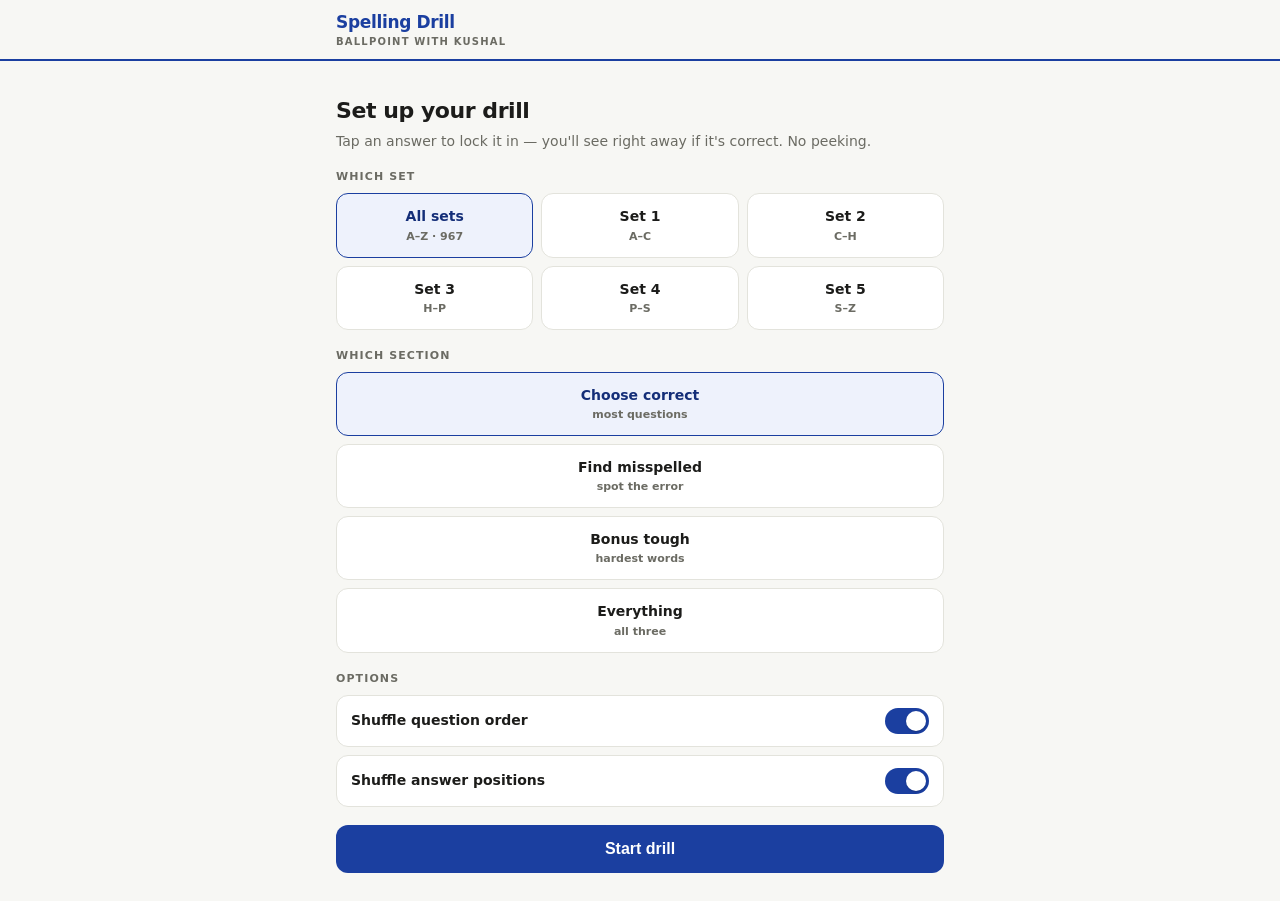
<file: spelling-test.html>
<!DOCTYPE html>
<html lang="en">
<head>
<meta charset="UTF-8">
<meta name="viewport" content="width=device-width, initial-scale=1.0, viewport-fit=cover">
<title>Spelling Drill</title>
<style>
  :root{
    --ink:#1b3fa0; --ink-d:#142e78; --paper:#f7f7f4; --card:#ffffff;
    --line:#e3e3dc; --text:#1c1c1a; --muted:#6b6b63;
    --ok:#15803d; --ok-bg:#dcfce7; --ok-br:#86efac;
    --no:#b91c1c; --no-bg:#fee2e2; --no-br:#fca5a5;
  }
  *{box-sizing:border-box;-webkit-tap-highlight-color:transparent}
  html,body{margin:0}
  body{
    font-family:system-ui,-apple-system,Segoe UI,Roboto,sans-serif;
    background:var(--paper); color:var(--text); line-height:1.45;
    padding-bottom:env(safe-area-inset-bottom);
  }
  .wrap{max-width:640px;margin:0 auto;padding:16px}
  .mono{font-family:ui-monospace,"SF Mono",Menlo,Consolas,monospace}

  /* header */
  header{position:sticky;top:0;z-index:10;background:var(--paper);
    border-bottom:2px solid var(--ink);}
  .hbar{max-width:640px;margin:0 auto;padding:10px 16px;display:flex;
    align-items:center;justify-content:space-between;gap:12px}
  .brand{font-weight:800;letter-spacing:-.02em;font-size:17px;color:var(--ink)}
  .brand small{display:block;font-weight:600;font-size:10px;letter-spacing:.12em;
    text-transform:uppercase;color:var(--muted)}
  .progress{flex:1;height:6px;background:var(--line);border-radius:99px;overflow:hidden;display:none}
  .progress.show{display:block}
  .progress i{display:block;height:100%;width:0;background:var(--ink);transition:width .25s}
  .score{font-variant-numeric:tabular-nums;font-weight:700;font-size:14px;white-space:nowrap}
  .score .g{color:var(--ok)} .score .b{color:var(--no)}

  /* compact End button in header */
  .endbtn{border:1.5px solid var(--line);background:var(--card);color:var(--muted);
    font-weight:700;font-size:12px;border-radius:99px;padding:6px 12px;cursor:pointer;
    white-space:nowrap;flex:none;transition:.12s}
  .endbtn:active{transform:scale(.96)}
  .endbtn.confirm{border-color:var(--no);color:var(--no);background:var(--no-bg)}

  /* live rank badge in header */
  .rankbadge{font-weight:800;font-size:12px;border-radius:99px;padding:5px 10px;
    white-space:nowrap;flex:none;border:1.5px solid currentColor;
    line-height:1;letter-spacing:-.01em}

  /* rank on end screen */
  .endrank{font-size:24px;font-weight:800;letter-spacing:-.02em;margin:2px 0 0;
    display:flex;align-items:center;gap:8px}
  .endrank .em{font-size:30px}
  .endrank .ol{display:block;font-size:13px;font-weight:600;color:var(--muted);
    margin-top:3px;letter-spacing:0}

  h1{font-size:22px;letter-spacing:-.02em;margin:18px 0 4px}
  .sub{color:var(--muted);margin:0 0 18px;font-size:14px}
  .label{font-size:11px;letter-spacing:.1em;text-transform:uppercase;
    color:var(--muted);font-weight:700;margin:18px 0 8px}

  .grid{display:grid;gap:8px}
  .grid.two{grid-template-columns:1fr 1fr}
  .grid.three{grid-template-columns:1fr 1fr 1fr}
  .chip{border:1.5px solid var(--line);background:var(--card);border-radius:12px;
    padding:12px 10px;font-size:14px;font-weight:600;cursor:pointer;text-align:center;
    transition:.12s;color:var(--text)}
  .chip small{display:block;font-weight:600;color:var(--muted);font-size:11px;margin-top:2px}
  .chip[aria-pressed="true"]{border-color:var(--ink);background:#eef2fc;color:var(--ink-d)}
  .chip:active{transform:scale(.98)}

  .toggle{display:flex;align-items:center;justify-content:space-between;
    border:1.5px solid var(--line);background:var(--card);border-radius:12px;padding:12px 14px;font-size:14px;font-weight:600}
  .sw{width:44px;height:26px;border-radius:99px;background:var(--line);position:relative;transition:.15s;flex:none;cursor:pointer}
  .sw::after{content:"";position:absolute;top:3px;left:3px;width:20px;height:20px;border-radius:50%;background:#fff;transition:.15s;box-shadow:0 1px 2px rgba(0,0,0,.2)}
  .sw[aria-pressed="true"]{background:var(--ink)} .sw[aria-pressed="true"]::after{left:21px}

  .btn{display:block;width:100%;border:none;border-radius:12px;padding:15px;
    font-size:16px;font-weight:700;cursor:pointer;margin-top:18px;transition:.12s}
  .btn.primary{background:var(--ink);color:#fff}
  .btn.primary:active{background:var(--ink-d)}
  .btn.ghost{background:var(--card);color:var(--ink);border:1.5px solid var(--ink)}
  .btn:disabled{opacity:.4;cursor:not-allowed}

  /* quiz */
  .qmeta{display:flex;justify-content:space-between;align-items:baseline;margin:6px 0 10px}
  .qmeta .n{font-size:12px;letter-spacing:.08em;text-transform:uppercase;color:var(--muted);font-weight:700}
  .qmeta .tag{font-size:11px;font-weight:700;color:var(--ink);background:#eef2fc;padding:3px 8px;border-radius:99px}
  .qcard{background:var(--card);border:1.5px solid var(--line);border-radius:16px;padding:18px}
  .qprompt{font-size:15px;font-weight:600;margin:0 0 16px;color:var(--muted)}
  .opts{display:grid;gap:10px}
  .opt{display:flex;align-items:center;gap:12px;border:1.5px solid var(--line);
    background:var(--card);border-radius:12px;padding:14px 16px;cursor:pointer;
    font-size:17px;text-align:left;transition:.1s;width:100%}
  .opt .k{font:700 13px/1 ui-monospace,monospace;color:var(--muted);
    border:1.5px solid var(--line);border-radius:7px;width:24px;height:24px;
    display:flex;align-items:center;justify-content:center;flex:none}
  .opt:active{transform:scale(.99)}
  .opt.correct{border-color:var(--ok-br);background:var(--ok-bg)}
  .opt.correct .k{border-color:var(--ok);color:var(--ok)}
  .opt.wrong{border-color:var(--no-br);background:var(--no-bg)}
  .opt.wrong .k{border-color:var(--no);color:var(--no)}
  .opts.locked .opt{cursor:default}
  .feedback{margin-top:14px;font-size:14px;font-weight:600;min-height:20px}
  .feedback .ok{color:var(--ok)} .feedback .no{color:var(--no)}
  .feedback .corr{color:var(--text);font-weight:500}

  .endbig{font-size:46px;font-weight:800;letter-spacing:-.03em;margin:8px 0 0}
  .endbig.good{color:var(--ok)} .endbig.mid{color:var(--ink)} .endbig.low{color:var(--no)}
  .misslist{margin-top:14px;border:1.5px solid var(--line);border-radius:14px;overflow:hidden}
  .missrow{display:flex;justify-content:space-between;gap:10px;padding:11px 14px;border-top:1px solid var(--line);font-size:14px}
  .missrow:first-child{border-top:none}
  .missrow .you{color:var(--no);text-decoration:line-through}
  .missrow .ans{color:var(--ok);font-weight:700}
  .hint{font-size:12.5px;color:var(--muted);margin-top:10px;text-align:center}
  .hide{display:none!important}
</style>
</head>
<body>
<header>
  <div class="hbar">
    <div class="brand">Spelling Drill<small>Ballpoint with Kushal</small></div>
    <div class="progress" id="prog"><i id="progbar"></i></div>
    <span class="rankbadge hide" id="rankBadge"></span>
    <div class="score hide" id="score"></div>
    <button class="endbtn hide" id="quitQuiz">End</button>
  </div>
</header>

<div class="wrap">
  <!-- HOME -->
  <section id="home">
    <h1>Set up your drill</h1>
    <p class="sub">Tap an answer to lock it in — you'll see right away if it's correct. No peeking.</p>

    <div class="label">Which set</div>
    <div class="grid three" id="setPick"></div>

    <div class="label">Which section</div>
    <div class="grid" id="secPick"></div>

    <div class="label">Options</div>
    <div class="grid" style="gap:8px">
      <div class="toggle">Shuffle question order
        <div class="sw" id="swQ" role="button" aria-pressed="true"></div></div>
      <div class="toggle">Shuffle answer positions
        <div class="sw" id="swO" role="button" aria-pressed="true"></div></div>
    </div>

    <button class="btn primary" id="start">Start drill</button>
    <button class="btn ghost hide" id="reviewMissed">Review my missed words</button>
    <p class="hint" id="missCount"></p>
  </section>

  <!-- QUIZ -->
  <section id="quiz" class="hide">
    <div class="qmeta"><span class="n" id="qn"></span><span class="tag" id="qtag"></span></div>
    <div class="qcard">
      <p class="qprompt" id="qprompt"></p>
      <div class="opts" id="opts"></div>
      <div class="feedback" id="feedback"></div>
    </div>
    <button class="btn primary hide" id="next">Next</button>
  </section>

  <!-- END -->
  <section id="end" class="hide">
    <div class="label">Result</div>
    <div class="endbig" id="endScore"></div>
    <div class="endrank" id="endRank"></div>
    <p class="sub" id="endLine"></p>
    <div id="missWrap"></div>
    <button class="btn primary hide" id="practiceMiss"></button>
    <button class="btn ghost" id="again">Restart this drill</button>
    <button class="btn ghost" id="goHome" style="margin-top:10px">Back to setup</button>
  </section>
</div>

<script>
const SETS = [{"id":"Set 1","range":"A–C","choose":[{"opts":["Abbreviate","Abreviate","Abbreviatte","Abbrebiate"],"correct":"Abbreviate"},{"opts":["Abhorrence","Abhorence","Abhorrance","Aborrence"],"correct":"Abhorrence"},{"opts":["Absence","Absense","Abscence","Absance"],"correct":"Absence"},{"opts":["Abundance","Abundence","Abunddance","Abandance"],"correct":"Abundance"},{"opts":["Accelerate","Accelarate","Acelerate","Accellerate"],"correct":"Accelerate"},{"opts":["Accessible","Accesible","Accessable","Acessible"],"correct":"Accessible"},{"opts":["Accessory","Accesory","Accessary","Acessory"],"correct":"Accessory"},{"opts":["Accidentally","Accidently","Accidentaly","Acidentally"],"correct":"Accidentally"},{"opts":["Accommodation","Accomodation","Acommodation","Accommadation"],"correct":"Accommodation"},{"opts":["Accommodate","Accomodate","Acommodate","Accommadate"],"correct":"Accommodate"},{"opts":["Accomplish","Acomplish","Accomplsh","Accomplich"],"correct":"Accomplish"},{"opts":["Accumulate","Acumulate","Accumalate","Accummulate"],"correct":"Accumulate"},{"opts":["Accuracy","Accurracy","Acuracy","Accuarcy"],"correct":"Accuracy"},{"opts":["Accurate","Acurate","Accurrate","Accuarte"],"correct":"Accurate"},{"opts":["Accustom","Acustom","Accustome","Accostum"],"correct":"Accustom"},{"opts":["Ache","Ake","Aiche","Acche"],"correct":"Ache"},{"opts":["Achievement","Acheivement","Achievment","Acheivment"],"correct":"Achievement"},{"opts":["Acknowledge","Aknowledge","Acknowlege","Acknowledg"],"correct":"Acknowledge"},{"opts":["Acquaintance","Acquaintence","Aquaintance","Acquaintanse"],"correct":"Acquaintance"},{"opts":["Acquire","Aquire","Acquir","Acuire"],"correct":"Acquire"},{"opts":["Acquitted","Aquitted","Acquited","Acquittd"],"correct":"Acquitted"},{"opts":["Across","Accross","Acros","Acrosss"],"correct":"Across"},{"opts":["Address","Adress","Addres","Adddress"],"correct":"Address"},{"opts":["Adequately","Adequatly","Adequetely","Adaquately"],"correct":"Adequately"},{"opts":["Adjacent","Adjacant","Adjecent","Adjasent"],"correct":"Adjacent"},{"opts":["Admittance","Admitance","Admittence","Admittanse"],"correct":"Admittance"},{"opts":["Adolescent","Adoloscent","Adolecent","Adolescant"],"correct":"Adolescent"},{"opts":["Adulteration","Adultaration","Adulteraton","Adultration"],"correct":"Adulteration"},{"opts":["Advertise","Advertize","Advertice","Advertse"],"correct":"Advertise"},{"opts":["Aerial","Aerail","Areial","Aireal"],"correct":"Aerial"},{"opts":["Affection","Afection","Affecton","Affektion"],"correct":"Affection"},{"opts":["Aggravate","Agravate","Aggravete","Aggrevate"],"correct":"Aggravate"},{"opts":["Aggregate","Agregate","Aggregat","Aggrigate"],"correct":"Aggregate"},{"opts":["Aggression","Agression","Aggresion","Aggretion"],"correct":"Aggression"},{"opts":["Aggressive","Agressive","Aggresive","Aggressve"],"correct":"Aggressive"},{"opts":["Agreeable","Agreable","Agreeible","Aggreeable"],"correct":"Agreeable"},{"opts":["Aisle","Aisel","Aisile","Ailse"],"correct":"Aisle"},{"opts":["Alcohol","Alcahol","Alcohaul","Alchohol"],"correct":"Alcohol"},{"opts":["Alien","Allien","Aalien","Alein"],"correct":"Alien"},{"opts":["Alumni","Allumni","Alumini","Aluminy"],"correct":"Alumni"},{"opts":["Allowance","Alowance","Allowence","Allowanse"],"correct":"Allowance"},{"opts":["Allusion","Alusion","Allution","Alluson"],"correct":"Allusion"},{"opts":["Altogether","Altoogether","Alltogether","Altogather"],"correct":"Altogether"},{"opts":["Alumnae","Alumnea","Aluminae","Alumnei"],"correct":"Alumnae"},{"opts":["Aluminium","Aluminuim","Aluminiam","Alumimium"],"correct":"Aluminium"},{"opts":["Amateur","Amatuer","Ameteur","Amature"],"correct":"Amateur"},{"opts":["Anachronism","Anachronsim","Anacronism","Anachronizm"],"correct":"Anachronism"},{"opts":["Anaesthesia","Anasthesia","Anaesthesa","Aneasthesia"],"correct":"Anaesthesia"},{"opts":["Analytical","Analitical","Analyticol","Anlytical"],"correct":"Analytical"},{"opts":["Anarchic","Anarchik","Anarcic","Anachic"],"correct":"Anarchic"},{"opts":["Anniversary","Aniversary","Anniversery","Annivarsary"],"correct":"Anniversary"},{"opts":["Annually","Anually","Annualy","Annualley"],"correct":"Annually"},{"opts":["Anonymity","Anonimity","Anonymty","Annonymity"],"correct":"Anonymity"},{"opts":["Anonymous","Anonimous","Anonymus","Annonymous"],"correct":"Anonymous"},{"opts":["Anterior","Antirior","Anteriour","Anterier"],"correct":"Anterior"},{"opts":["Anticipate","Anticepate","Antisipate","Anticipete"],"correct":"Anticipate"},{"opts":["Antiseptic","Antiseptik","Anticeptic","Antisaptic"],"correct":"Antiseptic"},{"opts":["Anxiety","Anxeity","Anxitey","Anxaiety"],"correct":"Anxiety"},{"opts":["Apologize","Apoligize","Apologyze","Apolagize"],"correct":"Apologize"},{"opts":["Apparatus","Aparatus","Apparutus","Apparattus"],"correct":"Apparatus"},{"opts":["Apparent","Aparent","Apparrent","Apparant"],"correct":"Apparent"},{"opts":["Appearance","Apearance","Appearence","Appearanse"],"correct":"Appearance"},{"opts":["Appropriate","Apropriate","Appropiate","Appropriete"],"correct":"Appropriate"},{"opts":["Architecture","Architechture","Arcitecture","Architectture"],"correct":"Architecture"},{"opts":["Arithmetic","Arithmatic","Arithemetic","Arithmetik"],"correct":"Arithmetic"},{"opts":["Ascend","Acend","Assend","Ascened"],"correct":"Ascend"},{"opts":["Ascent","Acent","Ascente","Asscent"],"correct":"Ascent"},{"opts":["Ascertain","Acertain","Assertain","Ascertian"],"correct":"Ascertain"},{"opts":["Assassination","Assasination","Assassignation","Asassination"],"correct":"Assassination"},{"opts":["Assent","Asent","Assant","Assentt"],"correct":"Assent"},{"opts":["Assessment","Asessment","Assesment","Assessmant"],"correct":"Assessment"},{"opts":["Assign","Asign","Assignn","Assgin"],"correct":"Assign"},{"opts":["Associate","Asociate","Associete","Assosiate"],"correct":"Associate"},{"opts":["Astray","Astrey","Asstray","Astay"],"correct":"Astray"},{"opts":["Atheist","Athiest","Atheest","Aithist"],"correct":"Atheist"},{"opts":["Athletic","Atheletic","Athletik","Athlitic"],"correct":"Athletic"},{"opts":["Atrophy","Atrophey","Attrophy","Atrofy"],"correct":"Atrophy"},{"opts":["Attain","Atain","Attein","Attainn"],"correct":"Attain"},{"opts":["Attempt","Attemt","Atempt","Attemppt"],"correct":"Attempt"},{"opts":["Attendance","Attendence","Atendance","Attendanse"],"correct":"Attendance"},{"opts":["Auxiliary","Auxilary","Auxiliery","Auxilliary"],"correct":"Auxiliary"},{"opts":["Awkward","Akward","Awkard","Awkwarrd"],"correct":"Awkward"},{"opts":["Balloon","Baloon","Ballon","Balloonn"],"correct":"Balloon"},{"opts":["Banquet","Banquett","Banquit","Banqet"],"correct":"Banquet"},{"opts":["Bargain","Bargin","Bargian","Bargen"],"correct":"Bargain"},{"opts":["Barrel","Barrell","Barel","Barrol"],"correct":"Barrel"},{"opts":["Battalion","Batalion","Battallion","Battaion"],"correct":"Battalion"},{"opts":["Battery","Batery","Batterry","Battary"],"correct":"Battery"},{"opts":["Beggar","Begger","Begar","Beggur"],"correct":"Beggar"},{"opts":["Beginning","Begining","Beginnning","Beginnig"],"correct":"Beginning"},{"opts":["Behaviour","Behavour","Behaviuor","Behavoiur"],"correct":"Behaviour"},{"opts":["Belief","Beleif","Beleef","Beliefe"],"correct":"Belief"},{"opts":["Believe","Beleive","Belive","Beleeve"],"correct":"Believe"},{"opts":["Beneficial","Benificial","Beneficail","Benefisial"],"correct":"Beneficial"},{"opts":["Benefit","Benifit","Benefitt","Beneffit"],"correct":"Benefit"},{"opts":["Bicycle","Bycycle","Bicicle","Bicyle"],"correct":"Bicycle"},{"opts":["Biscuit","Biscut","Bisquit","Biscuite"],"correct":"Biscuit"},{"opts":["Boundary","Boundry","Boundery","Boundrey"],"correct":"Boundary"},{"opts":["Bouquet","Boquet","Bouquette","Bouqet"],"correct":"Bouquet"},{"opts":["Bravery","Bravary","Braverry","Braverey"],"correct":"Bravery"},{"opts":["Breathe","Breeth","Breathee","Bretahe"],"correct":"Breathe"},{"opts":["Brevity","Brevitty","Brevety","Brivity"],"correct":"Brevity"},{"opts":["Brief","Breif","Breef","Briefe"],"correct":"Brief"},{"opts":["Brilliant","Briliant","Brilliantt","Brillaint"],"correct":"Brilliant"},{"opts":["Britain","Britian","Brittain","Britan"],"correct":"Britain"},{"opts":["Bruise","Bruse","Brusie","Bruize"],"correct":"Bruise"},{"opts":["Bulletin","Buletin","Bulletine","Bulliten"],"correct":"Bulletin"},{"opts":["Bumpkin","Bumkin","Bumpken","Bumpkinn"],"correct":"Bumpkin"},{"opts":["Bungalow","Bungalo","Bunglow","Bungallow"],"correct":"Bungalow"},{"opts":["Buoyant","Bouyant","Buyant","Buoyent"],"correct":"Buoyant"},{"opts":["Bureau","Buraeu","Bureua","Burau"],"correct":"Bureau"},{"opts":["Bureaucracy","Bureucracy","Bureaucrasy","Beaurocracy"],"correct":"Bureaucracy"},{"opts":["Bureaucrat","Bureucrat","Beaurocrat","Bureaucrate"],"correct":"Bureaucrat"},{"opts":["Burglar","Burgler","Buglar","Burglarr"],"correct":"Burglar"},{"opts":["Bury","Burry","Bary","Buryy"],"correct":"Bury"},{"opts":["Business","Buisness","Bussiness","Busness"],"correct":"Business"},{"opts":["Cadaverous","Cadaverus","Cadeverous","Cadavrous"],"correct":"Cadaverous"},{"opts":["Cafeteria","Cafateria","Caffeteria","Cafetaria"],"correct":"Cafeteria"},{"opts":["Caffeine","Caffiene","Cafeine","Caffeene"],"correct":"Caffeine"},{"opts":["Calendar","Calender","Calandar","Calenndar"],"correct":"Calendar"},{"opts":["Campaign","Campain","Campaing","Campagin"],"correct":"Campaign"},{"opts":["Carefully","Carefuly","Carfully","Carefullie"],"correct":"Carefully"},{"opts":["Caribbean","Carribean","Caribean","Carribbean"],"correct":"Caribbean"},{"opts":["Carriage","Carraige","Cariage","Carriege"],"correct":"Carriage"},{"opts":["Cashier","Casheir","Cashir","Casheer"],"correct":"Cashier"},{"opts":["Catalogue","Cataloge","Catologue","Catalouge"],"correct":"Catalogue"},{"opts":["Catastrophe","Catastrophy","Catastrofe","Catastraphe"],"correct":"Catastrophe"},{"opts":["Category","Catagory","Categoary","Categorey"],"correct":"Category"},{"opts":["Caterpillar","Catterpillar","Caterpiller","Caterpilar"],"correct":"Caterpillar"},{"opts":["Ceiling","Cieling","Ceeling","Ceilling"],"correct":"Ceiling"},{"opts":["Cemetery","Cemetary","Cementery","Cemetry"],"correct":"Cemetery"},{"opts":["Census","Cencus","Censuss","Sensus"],"correct":"Census"},{"opts":["Challenge","Chalenge","Challange","Challanege"],"correct":"Challenge"},{"opts":["Changeable","Changable","Changeble","Changeabel"],"correct":"Changeable"},{"opts":["Characteristic","Charecteristic","Characteristc","Charactaristic"],"correct":"Characteristic"},{"opts":["Chauvinism","Chauvanism","Chavinism","Chauvinizm"],"correct":"Chauvinism"},{"opts":["Chocolate","Choclate","Chocolatte","Chocalate"],"correct":"Chocolate"},{"opts":["Cholera","Colera","Cholara","Choleera"],"correct":"Cholera"},{"opts":["Cigarette","Cigerette","Cigarete","Cigarett"],"correct":"Cigarette"},{"opts":["Collaboration","Collaberation","Colaboration","Collabaration"],"correct":"Collaboration"}],"spot":[{"words":["Accommodate","Acheivement","Apparent","Bargain"],"answer":"Acheivement","correction":"Achievement"},{"words":["Beleive","Bicycle","Bureau","Census"],"answer":"Beleive","correction":"Believe"},{"words":["Calendar","Cemetary","Challenge","Chocolate"],"answer":"Cemetary","correction":"Cemetery"},{"words":["Aggressive","Agression","Assessment","Attendance"],"answer":"Agression","correction":"Aggression"},{"words":["Acquaintance","Adress","Aerial","Anxiety"],"answer":"Adress","correction":"Address"},{"words":["Buisness","Bouquet","Bravery","Brilliant"],"answer":"Buisness","correction":"Business"},{"words":["Caffeine","Carribean","Cashier","Category"],"answer":"Carribean","correction":"Caribbean"},{"words":["Abundance","Accesible","Adjacent","Alcohol"],"answer":"Accesible","correction":"Accessible"},{"words":["Maintenance","Occurence","Privilege","Rhythm"],"answer":"Occurence","correction":"Occurrence"},{"words":["Embarass","Harass","Necessary","Separate"],"answer":"Embarass","correction":"Embarrass"},{"words":["Liaison","Questionaire","Millennium","Hierarchy"],"answer":"Questionaire","correction":"Questionnaire"},{"words":["Definately","Committee","Possession","Receipt"],"answer":"Definately","correction":"Definitely"},{"words":["Conscious","Mischievious","Pronunciation","Vacuum"],"answer":"Mischievious","correction":"Mischievous"},{"words":["Guarantee","Hygeine","Threshold","Withhold"],"answer":"Hygeine","correction":"Hygiene"},{"words":["Aluminium","Anonymous","Athelete","Auxiliary"],"answer":"Athelete","correction":"Athlete"},{"words":["Beginning","Benificial","Boundary","Britain"],"answer":"Benificial","correction":"Beneficial"},{"words":["Accumulate","Acquitted","Adolecent","Affection"],"answer":"Adolecent","correction":"Adolescent"},{"words":["Bulletin","Burglar","Buoyant","Bungaloo"],"answer":"Bungaloo","correction":"Bungalow"},{"words":["Amateur","Anachronism","Anniversery","Antiseptic"],"answer":"Anniversery","correction":"Anniversary"},{"words":["Catastrophe","Caterpiller","Chauvinism","Cholera"],"answer":"Caterpiller","correction":"Caterpillar"},{"words":["Privelege","Separate","Government","Tomorrow"],"answer":"Privelege","correction":"Privilege"},{"words":["Foreign","Sieze","Weird","Receive"],"answer":"Sieze","correction":"Seize"},{"words":["Conscience","Liesure","Maintenance","Parliament"],"answer":"Liesure","correction":"Leisure"},{"words":["Acknowledge","Architecture","Arithmetic","Asassination"],"answer":"Asassination","correction":"Assassination"},{"words":["Abbreviate","Abhorrance","Absence","Abundance"],"answer":"Abhorrance","correction":"Abhorrence"}],"bonus":[{"opts":["Liaison","Liason","Liasion","Liaision"],"correct":"Liaison"},{"opts":["Questionnaire","Questionaire","Questionnair","Questionarie"],"correct":"Questionnaire"},{"opts":["Millennium","Millenium","Milennium","Millenniumm"],"correct":"Millennium"},{"opts":["Harass","Harrass","Haras","Harasss"],"correct":"Harass"},{"opts":["Embarrass","Embarass","Embarras","Embaras"],"correct":"Embarrass"},{"opts":["Occurrence","Occurence","Occurrance","Ocurrence"],"correct":"Occurrence"},{"opts":["Privilege","Priviledge","Privelege","Privilage"],"correct":"Privilege"},{"opts":["Maintenance","Maintainance","Maintenence","Maintanance"],"correct":"Maintenance"},{"opts":["Pronunciation","Pronounciation","Pronuncation","Pronounciaton"],"correct":"Pronunciation"},{"opts":["Conscientious","Consciencious","Conscientous","Concientious"],"correct":"Conscientious"},{"opts":["Rhythm","Rythm","Rhythem","Rhytm"],"correct":"Rhythm"},{"opts":["Hierarchy","Heirarchy","Hierachy","Hierarcy"],"correct":"Hierarchy"},{"opts":["Guarantee","Garantee","Guarentee","Guaranty"],"correct":"Guarantee"},{"opts":["Necessary","Neccessary","Necesary","Necessery"],"correct":"Necessary"},{"opts":["Separate","Seperate","Saperate","Separete"],"correct":"Separate"},{"opts":["Receipt","Reciept","Receit","Recipt"],"correct":"Receipt"},{"opts":["Mischievous","Mischievious","Mischievus","Mischeivous"],"correct":"Mischievous"},{"opts":["Plagiarism","Plagarism","Plagiarisim","Plagairism"],"correct":"Plagiarism"},{"opts":["Entrepreneur","Entrepeneur","Enterpreneur","Entreprenuer"],"correct":"Entrepreneur"},{"opts":["Reconnaissance","Reconaissance","Reconnaisance","Reconnaissence"],"correct":"Reconnaissance"},{"opts":["Possession","Posession","Possesion","Posetion"],"correct":"Possession"},{"opts":["Committee","Commitee","Comittee","Committe"],"correct":"Committee"},{"opts":["Fluorescent","Flourescent","Fluorescant","Floursecent"],"correct":"Fluorescent"},{"opts":["Supersede","Supercede","Superseed","Supersead"],"correct":"Supersede"},{"opts":["Withhold","Withold","Withhhold","Withhol"],"correct":"Withhold"}]},{"id":"Set 2","range":"C–H","choose":[{"opts":["Colleague","Collegue","Coleague","Colleage"],"correct":"Colleague"},{"opts":["Collectible","Colectible","Collectibel","Collecteble"],"correct":"Collectible"},{"opts":["Collision","Colision","Collison","Collishion"],"correct":"Collision"},{"opts":["Colonel","Colonal","Coronel","Kolonel"],"correct":"Colonel"},{"opts":["Colossal","Colosal","Collosal","Colossel"],"correct":"Colossal"},{"opts":["Column","Colmun","Collumn","Columm"],"correct":"Column"},{"opts":["Commemorate","Commemerate","Comemorate","Commemorrate"],"correct":"Commemorate"},{"opts":["Commentary","Commentry","Comentary","Commentery"],"correct":"Commentary"},{"opts":["Commercial","Comercial","Commerical","Commercail"],"correct":"Commercial"},{"opts":["Commission","Comission","Commision","Commisson"],"correct":"Commission"},{"opts":["Commitment","Committment","Comitment","Commitement"],"correct":"Commitment"},{"opts":["Committed","Commited","Comitted","Committted"],"correct":"Committed"},{"opts":["Committee","Commitee","Comittee","Committe"],"correct":"Committee"},{"opts":["Comparative","Comparitive","Comperative","Comparativ"],"correct":"Comparative"},{"opts":["Compelled","Compeled","Compelld","Compeleed"],"correct":"Compelled"},{"opts":["Compete","Compeet","Compette","Compeete"],"correct":"Compete"},{"opts":["Competition","Competetion","Compitition","Competion"],"correct":"Competition"},{"opts":["Competitive","Competetive","Compeptitive","Competitve"],"correct":"Competitive"},{"opts":["Complement","Complemnt","Complament","Compplement"],"correct":"Complement"},{"opts":["Compliment","Complment","Complimant","Complemint"],"correct":"Compliment"},{"opts":["Compulsory","Compulsary","Compulsery","Compolsory"],"correct":"Compulsory"},{"opts":["Conceited","Concieted","Conceted","Conceitad"],"correct":"Conceited"},{"opts":["Conceivable","Concievable","Conceiveable","Conceivible"],"correct":"Conceivable"},{"opts":["Condemn","Condem","Condamn","Condemm"],"correct":"Condemn"},{"opts":["Condensed","Condenced","Condensd","Condansed"],"correct":"Condensed"},{"opts":["Condescend","Condescent","Condesend","Condascend"],"correct":"Condescend"},{"opts":["Conferred","Confered","Conferrred","Conffered"],"correct":"Conferred"},{"opts":["Conjurer","Conjerer","Conjurar","Conjuere"],"correct":"Conjurer"},{"opts":["Connoisseur","Conoisseur","Connoiseur","Connaisseur"],"correct":"Connoisseur"},{"opts":["Conquer","Conqer","Conquor","Conquerr"],"correct":"Conquer"},{"opts":["Conscience","Concience","Conscence","Consciense"],"correct":"Conscience"},{"opts":["Conscientious","Consciencious","Conscientous","Concientious"],"correct":"Conscientious"},{"opts":["Conscious","Concious","Consious","Conscius"],"correct":"Conscious"},{"opts":["Consciousness","Conciousness","Consciousnes","Consciousnness"],"correct":"Consciousness"},{"opts":["Consensus","Concensus","Consenus","Consensous"],"correct":"Consensus"},{"opts":["Consistent","Consistant","Concistent","Consisstent"],"correct":"Consistent"},{"opts":["Contemporary","Contemporory","Contempary","Comtemporary"],"correct":"Contemporary"},{"opts":["Continuity","Continiuty","Continutiy","Continuty"],"correct":"Continuity"},{"opts":["Controversy","Controvercy","Contraversy","Controversey"],"correct":"Controversy"},{"opts":["Convenience","Conveniance","Convinience","Conveinience"],"correct":"Convenience"},{"opts":["Convenient","Conveniant","Convinient","Conveinient"],"correct":"Convenient"},{"opts":["Conveyance","Conveyence","Convayance","Conveyanse"],"correct":"Conveyance"},{"opts":["Correlate","Corelate","Correllate","Corrolate"],"correct":"Correlate"},{"opts":["Correspondence","Correspondance","Corespondence","Correspondense"],"correct":"Correspondence"},{"opts":["Council","Counsil","Councel","Councill"],"correct":"Council"},{"opts":["Counselor","Counseler","Counslor","Counsilor"],"correct":"Counselor"},{"opts":["Counterfeit","Counterfiet","Counterfit","Counterfeet"],"correct":"Counterfeit"},{"opts":["Courageous","Couragous","Curageous","Courageus"],"correct":"Courageous"},{"opts":["Courteous","Courteus","Curteous","Courteuos"],"correct":"Courteous"},{"opts":["Courtesy","Courtsey","Curtesy","Courtecy"],"correct":"Courtesy"},{"opts":["Create","Creat","Craete","Creatte"],"correct":"Create"},{"opts":["Criticise","Critisise","Criticice","Cricitise"],"correct":"Criticise"},{"opts":["Curiosity","Curiousity","Curiosety","Curosity"],"correct":"Curiosity"},{"opts":["Curriculum","Curiculum","Curriculm","Curriculam"],"correct":"Curriculum"},{"opts":["Cylinder","Cilinder","Cylindar","Cylynder"],"correct":"Cylinder"},{"opts":["Deceit","Deciet","Deceat","Deceite"],"correct":"Deceit"},{"opts":["Deceive","Decieve","Deceeve","Deceve"],"correct":"Deceive"},{"opts":["Decision","Decison","Desicion","Decission"],"correct":"Decision"},{"opts":["Defendant","Defendent","Defandant","Defendantt"],"correct":"Defendant"},{"opts":["Deferred","Defered","Deferrred","Defferred"],"correct":"Deferred"},{"opts":["Defiant","Defient","Defiantt","Defaint"],"correct":"Defiant"},{"opts":["Deficiency","Defficiency","Deficiancy","Deficency"],"correct":"Deficiency"},{"opts":["Definite","Definate","Defenite","Definitte"],"correct":"Definite"},{"opts":["Definitely","Definately","Definitly","Defenitely"],"correct":"Definitely"},{"opts":["Definition","Defenition","Definiton","Defintion"],"correct":"Definition"},{"opts":["Dehydration","Dehidration","Dehyration","Dehydraton"],"correct":"Dehydration"},{"opts":["Delayed","Delaid","Delayd","Dilayed"],"correct":"Delayed"},{"opts":["Dependent","Dependentt","Depindent","Dependint"],"correct":"Dependent"},{"opts":["Depression","Depresion","Deppression","Depresson"],"correct":"Depression"},{"opts":["Descend","Decend","Desend","Descned"],"correct":"Descend"},{"opts":["Descendant","Decendant","Descendantt","Descandant"],"correct":"Descendant"},{"opts":["Description","Discription","Descripton","Describtion"],"correct":"Description"},{"opts":["Desert","Deseart","Desertt","Desart"],"correct":"Desert"},{"opts":["Despair","Dispair","Despare","Despiar"],"correct":"Despair"},{"opts":["Desperate","Desparate","Despirate","Desperatte"],"correct":"Desperate"},{"opts":["Dessert","Dessart","Dezzert","Desserrt"],"correct":"Dessert"},{"opts":["Deterrence","Deterence","Deterrance","Detterrence"],"correct":"Deterrence"},{"opts":["Diabetes","Diabetis","Diabetus","Diabettes"],"correct":"Diabetes"},{"opts":["Diarrhoea","Diarrohea","Diarhoea","Diarrhoa"],"correct":"Diarrhoea"},{"opts":["Dilemma","Dilema","Dillema","Dilemna"],"correct":"Dilemma"},{"opts":["Diligent","Diligant","Dilligent","Diligennt"],"correct":"Diligent"},{"opts":["Dinosaur","Dinasaur","Dinosor","Dinosaurr"],"correct":"Dinosaur"},{"opts":["Diphtheria","Diptheria","Diphteria","Diphtheia"],"correct":"Diphtheria"},{"opts":["Disappearance","Disapearance","Disappearence","Dissappearance"],"correct":"Disappearance"},{"opts":["Disastrous","Disasterous","Disastrus","Dissastrous"],"correct":"Disastrous"},{"opts":["Discipline","Disipline","Disciplin","Dicipline"],"correct":"Discipline"},{"opts":["Discussion","Discusion","Discusson","Disscussion"],"correct":"Discussion"},{"opts":["Disease","Desease","Diseese","Diseaze"],"correct":"Disease"},{"opts":["Dispensable","Dispensible","Dispensabe","Dispenseable"],"correct":"Dispensable"},{"opts":["Dissatisfied","Disatisfied","Dissatisfyed","Dissattisfied"],"correct":"Dissatisfied"},{"opts":["Dissipate","Disipate","Dissapate","Dissippate"],"correct":"Dissipate"},{"opts":["Distinguish","Distinquish","Distingush","Distingiush"],"correct":"Distinguish"},{"opts":["Divide","Devide","Divid","Dividee"],"correct":"Divide"},{"opts":["Dividend","Dividand","Dividentt","Divedend"],"correct":"Dividend"},{"opts":["Division","Divison","Divission","Divishion"],"correct":"Division"},{"opts":["Dormitory","Dormatory","Dormitery","Dormitry"],"correct":"Dormitory"},{"opts":["Drunkenness","Drunkeness","Drunknness","Drunkennes"],"correct":"Drunkenness"},{"opts":["Dysentery","Dysentary","Disentery","Dysentry"],"correct":"Dysentery"},{"opts":["Ecstasy","Ecstacy","Exstasy","Ecstosy"],"correct":"Ecstasy"},{"opts":["Efficiency","Efficeincy","Eficiency","Efficency"],"correct":"Efficiency"},{"opts":["Einstein","Einstien","Einsten","Einsteine"],"correct":"Einstein"},{"opts":["Eligible","Elligible","Eligable","Elegible"],"correct":"Eligible"},{"opts":["Embarrass","Embarass","Embaras","Embarras"],"correct":"Embarrass"},{"opts":["Eminent","Eminant","Emminent","Eminentt"],"correct":"Eminent"},{"opts":["Encouragement","Encuragement","Encouragment","Encourragement"],"correct":"Encouragement"},{"opts":["Entrepreneur","Entrepeneur","Enterpreneur","Entreprenuer"],"correct":"Entrepreneur"},{"opts":["Enthusiastic","Enthusiastik","Enthousiastic","Enthusasstic"],"correct":"Enthusiastic"},{"opts":["Entirely","Entirly","Entierly","Enterely"],"correct":"Entirely"},{"opts":["Envelope","Enveleope","Envelopp","Envalope"],"correct":"Envelope"},{"opts":["Environment","Enviroment","Envirinment","Enviornment"],"correct":"Environment"},{"opts":["Equipment","Equpment","Equippment","Equiptment"],"correct":"Equipment"},{"opts":["Equipped","Equiped","Equippped","Equpped"],"correct":"Equipped"},{"opts":["Equivalent","Equivelent","Equivalant","Equivelant"],"correct":"Equivalent"},{"opts":["European","Europian","Euorpean","Europien"],"correct":"European"},{"opts":["Exaggerate","Exagerate","Exaggarate","Exeggerate"],"correct":"Exaggerate"},{"opts":["Exceed","Exceede","Excede","Exseed"],"correct":"Exceed"},{"opts":["Excellent","Excelent","Excellant","Exellent"],"correct":"Excellent"},{"opts":["Excitement","Excitment","Excietement","Exitement"],"correct":"Excitement"},{"opts":["Exercise","Excercise","Exersise","Exercize"],"correct":"Exercise"},{"opts":["Exhaust","Exaust","Exhuast","Exhasut"],"correct":"Exhaust"},{"opts":["Exhaustion","Exaustion","Exhuastion","Exhaustian"],"correct":"Exhaustion"},{"opts":["Exhibition","Exibition","Exhibiton","Exhabition"],"correct":"Exhibition"},{"opts":["Exhilarate","Exhilerate","Exhilirate","Exilarate"],"correct":"Exhilarate"},{"opts":["Existence","Existance","Existense","Exsistence"],"correct":"Existence"},{"opts":["Expedient","Expedent","Expediant","Expeedient"],"correct":"Expedient"},{"opts":["Expense","Expence","Expensse","Expenze"],"correct":"Expense"},{"opts":["Experiment","Experement","Experiement","Expiriment"],"correct":"Experiment"},{"opts":["Explanation","Explaination","Explanaton","Explenation"],"correct":"Explanation"},{"opts":["Extension","Extention","Extenshion","Extansion"],"correct":"Extension"},{"opts":["Extraordinary","Extrordinary","Extraordinery","Extraordnary"],"correct":"Extraordinary"},{"opts":["Exuberance","Exhuberance","Exuberence","Exuberanse"],"correct":"Exuberance"},{"opts":["Facsimile","Facsimely","Faxsimile","Facsmile"],"correct":"Facsimile"},{"opts":["Fahrenheit","Farenheit","Fahrenhiet","Fahrenheight"],"correct":"Fahrenheit"},{"opts":["Fallacious","Falacious","Fallacous","Fallaceous"],"correct":"Fallacious"},{"opts":["Fallacy","Falacy","Fallasy","Fallcy"],"correct":"Fallacy"},{"opts":["Familiar","Familier","Familliar","Fimiliar"],"correct":"Familiar"},{"opts":["Fascinate","Facinate","Fascinatte","Fasinate"],"correct":"Fascinate"},{"opts":["Fascination","Facination","Fascinaton","Fasination"],"correct":"Fascination"},{"opts":["Fictitious","Fictitous","Ficticious","Fictisious"],"correct":"Fictitious"},{"opts":["Fiery","Firey","Fiary","Fierry"],"correct":"Fiery"},{"opts":["Fluorescent","Flourescent","Fluorescant","Floursecent"],"correct":"Fluorescent"},{"opts":["Forcibly","Forcably","Forciby","Forciblly"],"correct":"Forcibly"},{"opts":["Foreign","Foriegn","Forein","Foreigne"],"correct":"Foreign"},{"opts":["Foreigner","Foriegner","Foreiner","Foreignor"],"correct":"Foreigner"},{"opts":["Foresee","Forsee","Foresea","Foreseee"],"correct":"Foresee"},{"opts":["Forfeit","Forfit","Forfiet","Forefeit"],"correct":"Forfeit"},{"opts":["Forfeiture","Forfeture","Forfiture","Forfeitture"],"correct":"Forfeiture"},{"opts":["Forty","Fourty","Forety","Fortty"],"correct":"Forty"},{"opts":["Fragile","Fragle","Fragil","Fragille"],"correct":"Fragile"},{"opts":["Frustration","Frusteration","Frustraton","Frustrasion"],"correct":"Frustration"},{"opts":["Fuelling","Fuellling","Fueliing","Fuelng"],"correct":"Fuelling"},{"opts":["Fulfil","Fullfil","Fulfeel","Fullfill"],"correct":"Fulfil"},{"opts":["Gauge","Guage","Gaugue","Gague"],"correct":"Gauge"},{"opts":["Genius","Genious","Genuis","Geniuss"],"correct":"Genius"},{"opts":["Genuine","Genuin","Geniune","Genuwine"],"correct":"Genuine"},{"opts":["Glorious","Glorius","Gloriuos","Glorrious"],"correct":"Glorious"},{"opts":["Government","Goverment","Govenment","Governmant"],"correct":"Government"},{"opts":["Governor","Govenor","Governer","Governour"],"correct":"Governor"},{"opts":["Grammar","Grammer","Gramar","Grammor"],"correct":"Grammar"},{"opts":["Grateful","Greatful","Gratefull","Gratful"],"correct":"Grateful"},{"opts":["Grievance","Greivance","Grievence","Grievanse"],"correct":"Grievance"},{"opts":["Grievous","Grievious","Greivous","Grievus"],"correct":"Grievous"},{"opts":["Guarantee","Garantee","Guarentee","Gaurantee"],"correct":"Guarantee"},{"opts":["Guardian","Gaurdian","Guardain","Guardien"],"correct":"Guardian"},{"opts":["Guerrilla","Guerilla","Gurrilla","Guerrila"],"correct":"Guerrilla"},{"opts":["Guidance","Guidence","Guidanse","Gidance"],"correct":"Guidance"},{"opts":["Guinness","Guiness","Guinnes","Guinnness"],"correct":"Guinness"},{"opts":["Hallucination","Halucination","Hallucionation","Hallucinaton"],"correct":"Hallucination"},{"opts":["Handkerchief","Handkercheif","Hankerchief","Handkerchef"],"correct":"Handkerchief"},{"opts":["Hangar","Hangarr","Hangor","Hanghar"],"correct":"Hangar"},{"opts":["Happiness","Happines","Hapiness","Happyness"],"correct":"Happiness"},{"opts":["Harass","Harrass","Haras","Harasss"],"correct":"Harass"}],"spot":[{"words":["Colleague","Comittee","Conscience","Courageous"],"answer":"Comittee","correction":"Committee"},{"words":["Definite","Dilemma","Disipline","Diligent"],"answer":"Disipline","correction":"Discipline"},{"words":["Embarrass","Eminant","Envelope","Exercise"],"answer":"Eminant","correction":"Eminent"},{"words":["Foriegn","Forty","Fragile","Frustration"],"answer":"Foriegn","correction":"Foreign"},{"words":["Government","Grammer","Grievous","Guidance"],"answer":"Grammer","correction":"Grammar"},{"words":["Harass","Happiness","Hankerchief","Hangar"],"answer":"Hankerchief","correction":"Handkerchief"},{"words":["Commission","Compeled","Compulsory","Conquer"],"answer":"Compeled","correction":"Compelled"},{"words":["Conscious","Consensus","Consistant","Continuity"],"answer":"Consistant","correction":"Consistent"},{"words":["Curiosity","Curriculm","Cylinder","Council"],"answer":"Curriculm","correction":"Curriculum"},{"words":["Deceive","Decison","Defendant","Descend"],"answer":"Decison","correction":"Decision"},{"words":["Disastrous","Disease","Divison","Dormitory"],"answer":"Divison","correction":"Division"},{"words":["Ecstasy","Efficiency","Eligable","Encouragement"],"answer":"Eligable","correction":"Eligible"},{"words":["Entrepreneur","Enthusiastic","Equiped","Equivalent"],"answer":"Equiped","correction":"Equipped"},{"words":["Exaggerate","Excellent","Existance","Experiment"],"answer":"Existance","correction":"Existence"},{"words":["Familiar","Fascinate","Ficticious","Fiery"],"answer":"Ficticious","correction":"Fictitious"},{"words":["Guarantee","Guardian","Gurrilla","Guinness"],"answer":"Gurrilla","correction":"Guerrilla"},{"words":["Colossal","Comemorate","Commercial","Comparative"],"answer":"Comemorate","correction":"Commemorate"},{"words":["Conceivable","Condemn","Condesend","Conferred"],"answer":"Condesend","correction":"Condescend"},{"words":["Correspondance","Counterfeit","Courtesy","Create"],"answer":"Correspondance","correction":"Correspondence"},{"words":["Dependent","Despair","Desparate","Deterrence"],"answer":"Desparate","correction":"Desperate"},{"words":["Disappearance","Dispensable","Disatisfied","Dissipate"],"answer":"Disatisfied","correction":"Dissatisfied"},{"words":["Exhibition","Exilarate","Expedient","Explanation"],"answer":"Exilarate","correction":"Exhilarate"},{"words":["Fahrenheit","Falacy","Fluorescent","Forfeit"],"answer":"Falacy","correction":"Fallacy"},{"words":["Gauge","Genuine","Glorius","Governor"],"answer":"Glorius","correction":"Glorious"},{"words":["Acommodate","Privilege","Necessary","Rhythm"],"answer":"Acommodate","correction":"Accommodate"}],"bonus":[{"opts":["Acquiesce","Aquiesce","Acquiese","Acqueisce"],"correct":"Acquiesce"},{"opts":["Bourgeois","Bourgois","Bourgeoi","Borgeois"],"correct":"Bourgeois"},{"opts":["Camouflage","Camoflage","Camouflauge","Camaflage"],"correct":"Camouflage"},{"opts":["Chauffeur","Chauffer","Chaffeur","Chauffuer"],"correct":"Chauffeur"},{"opts":["Hemorrhage","Hemorhage","Hemorrage","Hemmorhage"],"correct":"Hemorrhage"},{"opts":["Hypocrisy","Hipocrisy","Hypocrasy","Hypocricy"],"correct":"Hypocrisy"},{"opts":["Idiosyncrasy","Idiosyncracy","Idiosyncrosy","Idosyncrasy"],"correct":"Idiosyncrasy"},{"opts":["Inoculate","Innoculate","Inocculate","Inoculatte"],"correct":"Inoculate"},{"opts":["Jewellery","Jewelery","Jewellry","Jewlery"],"correct":"Jewellery"},{"opts":["Lieutenant","Leiutenant","Lieutenent","Lutenant"],"correct":"Lieutenant"},{"opts":["Manoeuvre","Manouvre","Maneuvre","Manoeuvere"],"correct":"Manoeuvre"},{"opts":["Mediterranean","Meditteranean","Mediteranean","Mediterannean"],"correct":"Mediterranean"},{"opts":["Mnemonic","Nemonic","Mneumonic","Mnemonik"],"correct":"Mnemonic"},{"opts":["Paraphernalia","Paraphenalia","Parapharnalia","Paraphranelia"],"correct":"Paraphernalia"},{"opts":["Pharaoh","Pharoah","Faraoh","Pharoh"],"correct":"Pharaoh"},{"opts":["Playwright","Playwrite","Playright","Playwrght"],"correct":"Playwright"},{"opts":["Pneumonia","Neumonia","Pnuemonia","Pneumonea"],"correct":"Pneumonia"},{"opts":["Renaissance","Renaisance","Rennaissance","Renaissence"],"correct":"Renaissance"},{"opts":["Sabotage","Sabatage","Sabottage","Sabotaje"],"correct":"Sabotage"},{"opts":["Sergeant","Sargeant","Sergent","Sergaent"],"correct":"Sergeant"},{"opts":["Silhouette","Sillhouette","Silouette","Silhoette"],"correct":"Silhouette"},{"opts":["Surveillance","Surveilance","Survellance","Surveillence"],"correct":"Surveillance"},{"opts":["Tyranny","Tyrany","Tyrrany","Tyranni"],"correct":"Tyranny"},{"opts":["Vengeance","Vengance","Vengeence","Venegance"],"correct":"Vengeance"},{"opts":["Yacht","Yatch","Yaht","Yhacht"],"correct":"Yacht"}]},{"id":"Set 3","range":"H–P","choose":[{"opts":["Height","Hieght","Heigth","Heighth"],"correct":"Height"},{"opts":["Heinous","Hienous","Heinus","Heineous"],"correct":"Heinous"},{"opts":["Haemorrhage","Haemorhage","Haemorrage","Heamorrhage"],"correct":"Haemorrhage"},{"opts":["Hesitancy","Hesitency","Hesitancey","Hezitancy"],"correct":"Hesitancy"},{"opts":["Heterogeneous","Heterogenous","Heterogeneus","Heterogeneious"],"correct":"Heterogeneous"},{"opts":["Hierarchy","Heirarchy","Hierachy","Hierarcy"],"correct":"Hierarchy"},{"opts":["Hindrance","Hinderance","Hindrence","Hindranse"],"correct":"Hindrance"},{"opts":["Hoarse","Hoarce","Hoarese","Hourse"],"correct":"Hoarse"},{"opts":["Humorous","Humerous","Humorus","Humourous"],"correct":"Humorous"},{"opts":["Hurriedly","Huriedly","Hurridly","Hurriedley"],"correct":"Hurriedly"},{"opts":["Hygiene","Hygeine","Hygene","Hygine"],"correct":"Hygiene"},{"opts":["Hygienic","Hygenic","Hygeinic","Hyginic"],"correct":"Hygienic"},{"opts":["Hypocrisy","Hipocrisy","Hypocrasy","Hypocricy"],"correct":"Hypocrisy"},{"opts":["Hypocrite","Hipocrite","Hypocryte","Hypocrit"],"correct":"Hypocrite"},{"opts":["Idiosyncrasy","Idiosyncracy","Idiosyncrosy","Idosyncrasy"],"correct":"Idiosyncrasy"},{"opts":["Illiterate","Iliterate","Illeterate","Illiterat"],"correct":"Illiterate"},{"opts":["Illogical","Ilogical","Illogcal","Illogicle"],"correct":"Illogical"},{"opts":["Imaginary","Imaginery","Imaginry","Imagionary"],"correct":"Imaginary"},{"opts":["Immediately","Immediatly","Imediately","Immediatley"],"correct":"Immediately"},{"opts":["Immensely","Imensely","Immensly","Immenseley"],"correct":"Immensely"},{"opts":["Immigrant","Imigrant","Immigrent","Immagrant"],"correct":"Immigrant"},{"opts":["Implement","Impliment","Implemnt","Implemant"],"correct":"Implement"},{"opts":["Inadvertent","Inadvertant","Inadvertentt","Inadverttent"],"correct":"Inadvertent"},{"opts":["Incalculable","Incalcuable","Incalculible","Incaluclable"],"correct":"Incalculable"},{"opts":["Incidentally","Incidently","Incidentaly","Incidentlly"],"correct":"Incidentally"},{"opts":["Incredible","Incredable","Increadible","Incrediable"],"correct":"Incredible"},{"opts":["Indecision","Indecison","Indicision","Indecission"],"correct":"Indecision"},{"opts":["Indictment","Indictmant","Indightment","Inditement"],"correct":"Indictment"},{"opts":["Indispensable","Indispensible","Indispenable","Indispensabe"],"correct":"Indispensable"},{"opts":["Individually","Individualy","Individully","Indivdually"],"correct":"Individually"},{"opts":["Inevitable","Inevitible","Inevatable","Inevitabe"],"correct":"Inevitable"},{"opts":["Inflammable","Inflamable","Inflammible","Inflammabe"],"correct":"Inflammable"},{"opts":["Influence","Influance","Inluence","Influense"],"correct":"Influence"},{"opts":["Influential","Influencial","Influental","Influenital"],"correct":"Influential"},{"opts":["Influenza","Influensa","Influanza","Inluenza"],"correct":"Influenza"},{"opts":["Ingenious","Ingenius","Ingenous","Ingeneous"],"correct":"Ingenious"},{"opts":["Ingenuous","Ingenuious","Ingenuos","Ingenuus"],"correct":"Ingenuous"},{"opts":["Innocent","Inocent","Innocant","Innosent"],"correct":"Innocent"},{"opts":["Inoculate","Innoculate","Inocculate","Inoculatte"],"correct":"Inoculate"},{"opts":["Instalment","Instalmant","Instalement","Instolment"],"correct":"Instalment"},{"opts":["Institution","Insitution","Instituton","Institusion"],"correct":"Institution"},{"opts":["Insurance","Insurence","Insuranse","Insureance"],"correct":"Insurance"},{"opts":["Intention","Intenton","Intentcion","Intantion"],"correct":"Intention"},{"opts":["Intercede","Interceed","Intersede","Intercedde"],"correct":"Intercede"},{"opts":["Interference","Interferance","Interferene","Interfearence"],"correct":"Interference"},{"opts":["Interrupt","Interupt","Interrrupt","Intterupt"],"correct":"Interrupt"},{"opts":["Irascible","Irascable","Irrascible","Iracible"],"correct":"Irascible"},{"opts":["Irrelevant","Irrelevent","Irelevant","Irrelavant"],"correct":"Irrelevant"},{"opts":["Irresistible","Irresistable","Iresistible","Irrisistible"],"correct":"Irresistible"},{"opts":["Irritated","Iritated","Irritatd","Irrittated"],"correct":"Irritated"},{"opts":["Itinerary","Itinary","Itineary","Itinerery"],"correct":"Itinerary"},{"opts":["Jamboree","Jambooree","Jambore","Jamberee"],"correct":"Jamboree"},{"opts":["Jaundice","Jaundise","Jandice","Jaundicce"],"correct":"Jaundice"},{"opts":["Jealousy","Jealosy","Jelousy","Jealousey"],"correct":"Jealousy"},{"opts":["Jeopardize","Jeperdize","Jeopordize","Jeoperdize"],"correct":"Jeopardize"},{"opts":["Jewellery","Jewelery","Jewellry","Jewlery"],"correct":"Jewellery"},{"opts":["Judgement","Judgemnt","Judgemant","Judjement"],"correct":"Judgement"},{"opts":["Judicial","Judicual","Judical","Judiccial"],"correct":"Judicial"},{"opts":["Judiciary","Judiciery","Judicary","Judiciarry"],"correct":"Judiciary"},{"opts":["Judicious","Judicous","Judiscious","Judicius"],"correct":"Judicious"},{"opts":["Jupiter","Jupitor","Jupeter","Juppiter"],"correct":"Jupiter"},{"opts":["Juxtapose","Juxtopose","Juxtapoze","Juxapose"],"correct":"Juxtapose"},{"opts":["Kaleidoscopic","Kaliedoscopic","Kaleidescopic","Kaleidoscpic"],"correct":"Kaleidoscopic"},{"opts":["Kernel","Kernal","Kernell","Curnel"],"correct":"Kernel"},{"opts":["Laboratory","Labratory","Laboratery","Laborotory"],"correct":"Laboratory"},{"opts":["Legitimate","Legitamate","Ligitimate","Legitimat"],"correct":"Legitimate"},{"opts":["Leisure","Liesure","Leasure","Leisuer"],"correct":"Leisure"},{"opts":["Leisurely","Liesurely","Leisurly","Leasurely"],"correct":"Leisurely"},{"opts":["Lenient","Leniant","Linient","Lenent"],"correct":"Lenient"},{"opts":["Liaison","Liason","Liasion","Liaision"],"correct":"Liaison"},{"opts":["Licence","Lisence","Licance","Lincence"],"correct":"Licence"},{"opts":["Lieutenant","Leiutenant","Lieutenent","Lutenant"],"correct":"Lieutenant"},{"opts":["Lightning","Lightining","Lighning","Lightnning"],"correct":"Lightning"},{"opts":["Litterateur","Literateur","Litterateuer","Litarateur"],"correct":"Litterateur"},{"opts":["Literature","Literatture","Literuture","Litrature"],"correct":"Literature"},{"opts":["Loneliness","Lonliness","Lonelyness","Lonelines"],"correct":"Loneliness"},{"opts":["Longitude","Longtitude","Longitiude","Longatude"],"correct":"Longitude"},{"opts":["Luxury","Luxary","Luxuary","Luxery"],"correct":"Luxury"},{"opts":["Lying","Lieing","Lyeing","Layying"],"correct":"Lying"},{"opts":["Magazine","Magezine","Magazene","Maggazine"],"correct":"Magazine"},{"opts":["Magnificent","Magnificant","Magnifecent","Magnificient"],"correct":"Magnificent"},{"opts":["Maintenance","Maintainance","Maintenence","Maintanance"],"correct":"Maintenance"},{"opts":["Manageable","Managable","Manageble","Manageabe"],"correct":"Manageable"},{"opts":["Maneuver","Manuever","Maneuvre","Manauver"],"correct":"Maneuver"},{"opts":["Manufacture","Manafacture","Manufature","Manufacure"],"correct":"Manufacture"},{"opts":["Marriage","Mariage","Marraige","Marriege"],"correct":"Marriage"},{"opts":["Material","Materail","Meterial","Materal"],"correct":"Material"},{"opts":["Mathematics","Mathmatics","Mathematicks","Mathematic"],"correct":"Mathematics"},{"opts":["Meanness","Meaness","Meannes","Meaniness"],"correct":"Meanness"},{"opts":["Medal","Meddal","Medel","Medall"],"correct":"Medal"},{"opts":["Medieval","Medeival","Medival","Medeaval"],"correct":"Medieval"},{"opts":["Mediocre","Medeocre","Mediocer","Mediokre"],"correct":"Mediocre"},{"opts":["Message","Mesage","Messege","Messsage"],"correct":"Message"},{"opts":["Messenger","Messanger","Mesenger","Messengar"],"correct":"Messenger"},{"opts":["Mileage","Milage","Mileege","Mialeage"],"correct":"Mileage"},{"opts":["Millennium","Millenium","Milennium","Millenniumm"],"correct":"Millennium"},{"opts":["Millionaire","Millionnaire","Milionaire","Millionare"],"correct":"Millionaire"},{"opts":["Miniature","Minature","Miniture","Minneature"],"correct":"Miniature"},{"opts":["Minuscule","Miniscule","Minuscle","Minascule"],"correct":"Minuscule"},{"opts":["Minutes","Minuts","Minites","Minutees"],"correct":"Minutes"},{"opts":["Mirror","Miror","Mirrour","Mirrer"],"correct":"Mirror"},{"opts":["Miscellaneous","Miscelaneous","Miscellanous","Miscellaneus"],"correct":"Miscellaneous"},{"opts":["Miscellany","Miscelany","Miscellanny","Miscallany"],"correct":"Miscellany"},{"opts":["Mischievous","Mischievious","Mischievus","Mischeivous"],"correct":"Mischievous"},{"opts":["Misogyny","Misogeny","Misoginy","Mysogyny"],"correct":"Misogyny"},{"opts":["Missile","Missle","Misile","Missel"],"correct":"Missile"},{"opts":["Misspell","Mispell","Misspel","Mispel"],"correct":"Misspell"},{"opts":["Mnemonic","Nemonic","Mneumonic","Mnemonik"],"correct":"Mnemonic"},{"opts":["Monetary","Monitary","Monetery","Monetry"],"correct":"Monetary"},{"opts":["Mortgage","Morgage","Mortage","Mortgauge"],"correct":"Mortgage"},{"opts":["Mosquito","Mosqueto","Misquito","Mosquitto"],"correct":"Mosquito"},{"opts":["Municipal","Municiple","Muncipal","Municepal"],"correct":"Municipal"},{"opts":["Murmur","Murmer","Mummur","Murmurr"],"correct":"Murmur"},{"opts":["Muscle","Muscel","Mussle","Muscule"],"correct":"Muscle"},{"opts":["Mysterious","Misterious","Mysterous","Mysteryous"],"correct":"Mysterious"},{"opts":["Necessary","Neccessary","Necesary","Necessery"],"correct":"Necessary"},{"opts":["Necessity","Neccessity","Necesity","Necessety"],"correct":"Necessity"},{"opts":["Negative","Negetive","Negativ","Nagative"],"correct":"Negative"},{"opts":["Negligible","Negligable","Negligeble","Neglegible"],"correct":"Negligible"},{"opts":["Negotiate","Negociate","Negotaite","Negotate"],"correct":"Negotiate"},{"opts":["Neighbour","Niehbour","Neighbur","Naighbour"],"correct":"Neighbour"},{"opts":["Neither","Niether","Neather","Neithor"],"correct":"Neither"},{"opts":["Neutral","Nuetral","Neutrel","Neautral"],"correct":"Neutral"},{"opts":["Neutron","Nuetron","Neutorn","Neautron"],"correct":"Neutron"},{"opts":["Nevertheless","Neverthless","Nevertheles","Neverthelless"],"correct":"Nevertheless"},{"opts":["Nickel","Nickle","Nikel","Nickell"],"correct":"Nickel"},{"opts":["Ninety","Ninty","Nintey","Ninetey"],"correct":"Ninety"},{"opts":["Noticeable","Noticable","Noticeabe","Notisible"],"correct":"Noticeable"},{"opts":["Nuclear","Nuclar","Neuclear","Nucular"],"correct":"Nuclear"},{"opts":["Nuisance","Nuisence","Nusiance","Nuissance"],"correct":"Nuisance"},{"opts":["Numerous","Numrous","Numerus","Numarous"],"correct":"Numerous"},{"opts":["Obedience","Obediance","Obeedience","Obedence"],"correct":"Obedience"},{"opts":["Obscene","Obscine","Obsene","Obscenne"],"correct":"Obscene"},{"opts":["Obstacle","Obstacal","Obsticle","Obstackle"],"correct":"Obstacle"},{"opts":["Occasion","Ocasion","Occassion","Occason"],"correct":"Occasion"},{"opts":["Occasionally","Occasionaly","Ocasionally","Occassionally"],"correct":"Occasionally"},{"opts":["Occurred","Occured","Ocurred","Occurredd"],"correct":"Occurred"},{"opts":["Occurrence","Occurence","Occurrance","Ocurrence"],"correct":"Occurrence"},{"opts":["Octopus","Octapus","Octopuss","Octopous"],"correct":"Octopus"},{"opts":["Omission","Ommission","Omision","Omisson"],"correct":"Omission"},{"opts":["Onomatopoeia","Onomatopia","Onomotopoeia","Onomatopeia"],"correct":"Onomatopoeia"},{"opts":["Opponent","Oponent","Opponant","Oppoonent"],"correct":"Opponent"},{"opts":["Opportunity","Oportunity","Opportunty","Opportuniy"],"correct":"Opportunity"},{"opts":["Opposite","Oposite","Opposit","Oppisite"],"correct":"Opposite"},{"opts":["Oppression","Opression","Oppresion","Oppresssion"],"correct":"Oppression"},{"opts":["Optimistic","Optomistic","Optimestic","Optimisic"],"correct":"Optimistic"},{"opts":["Orchestra","Orchestre","Orchastra","Orkestra"],"correct":"Orchestra"},{"opts":["Ordinarily","Ordinarly","Ordinarrily","Ordinerily"],"correct":"Ordinarily"},{"opts":["Outrageous","Outragous","Outrageus","Outragious"],"correct":"Outrageous"},{"opts":["Overrun","Overun","Overrunn","Overrrun"],"correct":"Overrun"},{"opts":["Palatable","Palitable","Palatible","Palateable"],"correct":"Palatable"},{"opts":["Pamphlet","Pamplet","Pamphlett","Pamflet"],"correct":"Pamphlet"},{"opts":["Panicky","Panicy","Panickey","Pannicky"],"correct":"Panicky"},{"opts":["Parallel","Paralel","Parralel","Parallell"],"correct":"Parallel"},{"opts":["Paralysis","Paralisis","Paralysus","Paralasis"],"correct":"Paralysis"},{"opts":["Paralyze","Paralize","Paralyaze","Parralyze"],"correct":"Paralyze"},{"opts":["Parentheses","Parantheses","Parenthese","Parenthisis"],"correct":"Parentheses"},{"opts":["Parliament","Parliment","Parlament","Parliamant"],"correct":"Parliament"},{"opts":["Particularly","Particulary","Particularily","Partikularly"],"correct":"Particularly"},{"opts":["Pastime","Passtime","Pasttime","Pastim"],"correct":"Pastime"},{"opts":["Patience","Patiance","Pateince","Patence"],"correct":"Patience"},{"opts":["Pavilion","Pavillion","Pavilon","Pavillon"],"correct":"Pavilion"},{"opts":["Peculiar","Peculier","Pecular","Peculaiar"],"correct":"Peculiar"},{"opts":["Penetrate","Penatrate","Penetreate","Pentrate"],"correct":"Penetrate"},{"opts":["Peninsula","Penninsula","Peninsola","Penninsola"],"correct":"Peninsula"},{"opts":["Perceive","Percieve","Perceeve","Perceve"],"correct":"Perceive"},{"opts":["Performance","Performence","Perfomance","Performanse"],"correct":"Performance"}],"spot":[{"words":["Height","Heinous","Hierachy","Hindrance"],"answer":"Hierachy","correction":"Hierarchy"},{"words":["Humorous","Hygiene","Hypocrasy","Hypocrite"],"answer":"Hypocrasy","correction":"Hypocrisy"},{"words":["Imaginary","Immediatly","Immigrant","Implement"],"answer":"Immediatly","correction":"Immediately"},{"words":["Incredible","Indictment","Indispensible","Inevitable"],"answer":"Indispensible","correction":"Indispensable"},{"words":["Influence","Influential","Inoculate","Innocant"],"answer":"Innocant","correction":"Innocent"},{"words":["Irrelevant","Irresistable","Irritated","Itinerary"],"answer":"Irresistable","correction":"Irresistible"},{"words":["Jealousy","Jeopardize","Judgement","Juxtapoze"],"answer":"Juxtapoze","correction":"Juxtapose"},{"words":["Laboratory","Legitimate","Leisure","Leniant"],"answer":"Leniant","correction":"Lenient"},{"words":["Liaison","Lieutennant","Lightning","Longitude"],"answer":"Lieutennant","correction":"Lieutenant"},{"words":["Maintenance","Manageable","Marriage","Mathmatics"],"answer":"Mathmatics","correction":"Mathematics"},{"words":["Millennium","Millionaire","Minature","Minuscule"],"answer":"Minature","correction":"Miniature"},{"words":["Mischievous","Misspell","Misogeny","Mosquito"],"answer":"Misogeny","correction":"Misogyny"},{"words":["Necessary","Negligible","Negotiate","Niether"],"answer":"Niether","correction":"Neither"},{"words":["Noticeable","Nuisance","Numerous","Nuclar"],"answer":"Nuclar","correction":"Nuclear"},{"words":["Obedience","Occasion","Occured","Occurrence"],"answer":"Occured","correction":"Occurred"},{"words":["Opponent","Opportunity","Oppression","Oppisite"],"answer":"Oppisite","correction":"Opposite"},{"words":["Orchestra","Outrageous","Overun","Palatable"],"answer":"Overun","correction":"Overrun"},{"words":["Parallel","Paralysis","Parliment","Particularly"],"answer":"Parliment","correction":"Parliament"},{"words":["Patience","Pavillion","Peculiar","Perceive"],"answer":"Pavillion","correction":"Pavilion"},{"words":["Maintenance","Mortgage","Mosquito","Muscel"],"answer":"Muscel","correction":"Muscle"},{"words":["Heterogeneous","Hindrance","Hesitency","Hoarse"],"answer":"Hesitency","correction":"Hesitancy"},{"words":["Indecision","Influenza","Interupt","Interference"],"answer":"Interupt","correction":"Interrupt"},{"words":["Magazine","Magnificent","Maneuver","Mediocer"],"answer":"Mediocer","correction":"Mediocre"},{"words":["Onomatopoeia","Optimistic","Ordinarly","Octopus"],"answer":"Ordinarly","correction":"Ordinarily"},{"words":["Pamphlet","Panicky","Penetrate","Peninsola"],"answer":"Peninsola","correction":"Peninsula"}],"bonus":[{"opts":["Abscess","Abcess","Abscesss","Abcesss"],"correct":"Abscess"},{"opts":["Apartheid","Apartheit","Aparthied","Aparthed"],"correct":"Apartheid"},{"opts":["Asphyxiate","Asphixiate","Asphyxate","Asphyxiat"],"correct":"Asphyxiate"},{"opts":["Broccoli","Brocolli","Brocoli","Broccolli"],"correct":"Broccoli"},{"opts":["Catarrh","Catarh","Catarrhh","Cattarh"],"correct":"Catarrh"},{"opts":["Colosseum","Coloseum","Colloseum","Colosseam"],"correct":"Colosseum"},{"opts":["Espresso","Expresso","Espreso","Espressso"],"correct":"Espresso"},{"opts":["Flabbergasted","Flabergasted","Flabbergastd","Flabbergested"],"correct":"Flabbergasted"},{"opts":["Iridescent","Irridescent","Iridescant","Iredescent"],"correct":"Iridescent"},{"opts":["Liquefy","Liquify","Liqufy","Liquefly"],"correct":"Liquefy"},{"opts":["Memento","Momento","Mememto","Mementoe"],"correct":"Memento"},{"opts":["Obsequious","Obsequous","Obseqious","Obsequius"],"correct":"Obsequious"},{"opts":["Perseverance","Perseverence","Persaverance","Perserverance"],"correct":"Perseverance"},{"opts":["Pharmaceutical","Pharmeceutical","Pharmaceutcal","Pharamceutical"],"correct":"Pharmaceutical"},{"opts":["Phlegm","Flegm","Phlem","Phlegmm"],"correct":"Phlegm"},{"opts":["Picturesque","Pictureque","Picturesqe","Picturasque"],"correct":"Picturesque"},{"opts":["Quintessential","Quintessensial","Quintesential","Quintessentail"],"correct":"Quintessential"},{"opts":["Rhinoceros","Rhinocerous","Rhinocerus","Rhinoseros"],"correct":"Rhinoceros"},{"opts":["Sacrilegious","Sacreligious","Sacrilegous","Sacriligious"],"correct":"Sacrilegious"},{"opts":["Sovereignty","Soverignty","Sovereinty","Soveriegnty"],"correct":"Sovereignty"},{"opts":["Stupefy","Stupify","Stupefly","Stuppefy"],"correct":"Stupefy"},{"opts":["Subtlety","Subtletly","Subtelty","Subtility"],"correct":"Subtlety"},{"opts":["Succinct","Succint","Sucinct","Succsinct"],"correct":"Succinct"},{"opts":["Symmetry","Symetry","Symmetary","Symmertry"],"correct":"Symmetry"},{"opts":["Wednesday","Wendsday","Wednsday","Wednessday"],"correct":"Wednesday"}]},{"id":"Set 4","range":"P–S","choose":[{"opts":["Peripheral","Periferal","Peripheal","Periphiral"],"correct":"Peripheral"},{"opts":["Permanent","Permanant","Permenent","Permanentt"],"correct":"Permanent"},{"opts":["Permissible","Permissable","Permisible","Permissibe"],"correct":"Permissible"},{"opts":["Permissive","Permisive","Permissiv","Permasive"],"correct":"Permissive"},{"opts":["Permitted","Permited","Permittd","Permmitted"],"correct":"Permitted"},{"opts":["Pernicious","Pernicous","Pernisious","Pernicius"],"correct":"Pernicious"},{"opts":["Perpendicular","Perpandicular","Perpendiculer","Perpendicualr"],"correct":"Perpendicular"},{"opts":["Perseverance","Perseverence","Persaverance","Perserverance"],"correct":"Perseverance"},{"opts":["Persistence","Persistance","Persistense","Persistnce"],"correct":"Persistence"},{"opts":["Personnel","Personel","Personnell","Personnal"],"correct":"Personnel"},{"opts":["Perspiration","Persperation","Prespiration","Perspiraton"],"correct":"Perspiration"},{"opts":["Persuade","Pursuade","Perswade","Persaude"],"correct":"Persuade"},{"opts":["Pharaoh","Pharoah","Faraoh","Pharoh"],"correct":"Pharaoh"},{"opts":["Phenomenal","Phenominal","Phenomenel","Phenomanal"],"correct":"Phenomenal"},{"opts":["Phenomenon","Phenomenom","Phenominon","Phenomanon"],"correct":"Phenomenon"},{"opts":["Physician","Phisician","Physican","Physicion"],"correct":"Physician"},{"opts":["Picnicking","Picnicing","Picknicking","Picnickng"],"correct":"Picnicking"},{"opts":["Piece","Peice","Piese","Pieece"],"correct":"Piece"},{"opts":["Pigeon","Pidgeon","Pigeion","Pigon"],"correct":"Pigeon"},{"opts":["Pilgrimage","Pilgrimmage","Piligrimage","Pilgrimaige"],"correct":"Pilgrimage"},{"opts":["Pitiful","Pittiful","Pityful","Pitifull"],"correct":"Pitiful"},{"opts":["Plagiarism","Plagarism","Plagiarisim","Plagairism"],"correct":"Plagiarism"},{"opts":["Plagiarize","Plagarize","Plagiraize","Plagiarrize"],"correct":"Plagiarize"},{"opts":["Playwright","Playwrite","Playright","Playwrght"],"correct":"Playwright"},{"opts":["Pleasant","Plesant","Pleasent","Pleasanne"],"correct":"Pleasant"},{"opts":["Pneumatics","Neumatics","Pnuematics","Pneumaticks"],"correct":"Pneumatics"},{"opts":["Pneumonia","Neumonia","Pnuemonia","Pneumonea"],"correct":"Pneumonia"},{"opts":["Portray","Potray","Portrey","Pourtray"],"correct":"Portray"},{"opts":["Positive","Postive","Positiv","Posetive"],"correct":"Positive"},{"opts":["Possess","Posess","Possesss","Posses"],"correct":"Possess"},{"opts":["Possession","Posession","Possesion","Possesson"],"correct":"Possession"},{"opts":["Possessive","Posessive","Possesive","Possessiv"],"correct":"Possessive"},{"opts":["Posthumous","Postumous","Posthumus","Posthomous"],"correct":"Posthumous"},{"opts":["Precedence","Precedance","Precidence","Precedense"],"correct":"Precedence"},{"opts":["Preceding","Preceeding","Preseding","Precedeing"],"correct":"Preceding"},{"opts":["Preference","Preferance","Prefrence","Preferense"],"correct":"Preference"},{"opts":["Preferred","Prefered","Preferrred","Prefferred"],"correct":"Preferred"},{"opts":["Prejudice","Prejudise","Predjudice","Prejudce"],"correct":"Prejudice"},{"opts":["Preparation","Preperation","Preparaton","Prepairation"],"correct":"Preparation"},{"opts":["Prerogative","Perogative","Prerogetive","Prerrogative"],"correct":"Prerogative"},{"opts":["Prescription","Perscription","Prescripton","Priscription"],"correct":"Prescription"},{"opts":["Presumptuous","Presumptous","Presumtuous","Presumpteous"],"correct":"Presumptuous"},{"opts":["Prevalent","Prevelent","Prevalant","Prevailent"],"correct":"Prevalent"},{"opts":["Preview","Privew","Prevew","Previw"],"correct":"Preview"},{"opts":["Previous","Previus","Privious","Preveous"],"correct":"Previous"},{"opts":["Priest","Preist","Preast","Priestt"],"correct":"Priest"},{"opts":["Primary","Primery","Primry","Primarry"],"correct":"Primary"},{"opts":["Primitive","Primative","Primitiv","Primmitive"],"correct":"Primitive"},{"opts":["Principal","Principel","Principial","Prinsipal"],"correct":"Principal"},{"opts":["Privilege","Priviledge","Privelege","Privilage"],"correct":"Privilege"},{"opts":["Procedure","Proceedure","Procedurre","Procedire"],"correct":"Procedure"},{"opts":["Proceedings","Procedings","Proceedngs","Proceadings"],"correct":"Proceedings"},{"opts":["Profession","Proffession","Profesion","Professon"],"correct":"Profession"},{"opts":["Professor","Proffessor","Profesor","Professer"],"correct":"Professor"},{"opts":["Prominent","Prominant","Promenent","Prominnent"],"correct":"Prominent"},{"opts":["Pronounce","Pronunce","Pronownce","Pronouce"],"correct":"Pronounce"},{"opts":["Pronunciation","Pronounciation","Pronunciaton","Pronuntiation"],"correct":"Pronunciation"},{"opts":["Propaganda","Propeganda","Propoganda","Propaghanda"],"correct":"Propaganda"},{"opts":["Propagate","Propogate","Propagat","Propergate"],"correct":"Propagate"},{"opts":["Prosperity","Prosparity","Prosperety","Prospirity"],"correct":"Prosperity"},{"opts":["Protein","Protien","Proteine","Protin"],"correct":"Protein"},{"opts":["Psychiatrist","Psychatrist","Psychiatryst","Psychiatricst"],"correct":"Psychiatrist"},{"opts":["Psychiatry","Psychatry","Psychiatery","Psychiartry"],"correct":"Psychiatry"},{"opts":["Psychology","Pyschology","Psycology","Psychollogy"],"correct":"Psychology"},{"opts":["Pursue","Persue","Pursu","Pursew"],"correct":"Pursue"},{"opts":["Quandary","Quandry","Quandery","Quanderry"],"correct":"Quandary"},{"opts":["Quantity","Quanity","Quantitiy","Quantety"],"correct":"Quantity"},{"opts":["Quarantine","Quarentine","Quaranteen","Quarantne"],"correct":"Quarantine"},{"opts":["Quarrel","Quarel","Quarrell","Quaurrel"],"correct":"Quarrel"},{"opts":["Questionnaire","Questionaire","Questionnair","Questionarie"],"correct":"Questionnaire"},{"opts":["Quiet","Queit","Quiett","Quaiet"],"correct":"Quiet"},{"opts":["Quite","Quitte","Quait","Qiute"],"correct":"Quite"},{"opts":["Quizzes","Quizes","Quizzs","Quizez"],"correct":"Quizzes"},{"opts":["Rarity","Rariety","Rarrity","Raryty"],"correct":"Rarity"},{"opts":["Realistically","Realisticaly","Realisticly","Realistcally"],"correct":"Realistically"},{"opts":["Realize","Relize","Realyze","Reallize"],"correct":"Realize"},{"opts":["Recede","Receed","Resede","Recedde"],"correct":"Recede"},{"opts":["Receipt","Reciept","Receit","Recipt"],"correct":"Receipt"},{"opts":["Receive","Recieve","Receeve","Receve"],"correct":"Receive"},{"opts":["Recession","Recesion","Reccession","Recesson"],"correct":"Recession"},{"opts":["Recipe","Recipie","Recepie","Receipe"],"correct":"Recipe"},{"opts":["Recognize","Reconize","Recognyze","Recoginze"],"correct":"Recognize"},{"opts":["Recommend","Recomend","Reccommend","Recommmend"],"correct":"Recommend"},{"opts":["Reconciliation","Reconcilliation","Reconcilation","Reconsiliation"],"correct":"Reconciliation"},{"opts":["Reference","Referance","Refrence","Referense"],"correct":"Reference"},{"opts":["Referred","Refered","Referrred","Reffered"],"correct":"Referred"},{"opts":["Refrigerator","Refridgerator","Refrigerater","Refrigirator"],"correct":"Refrigerator"},{"opts":["Regrettable","Regretable","Regrettible","Regretttable"],"correct":"Regrettable"},{"opts":["Rehearsal","Rehersal","Reharsal","Rehearsel"],"correct":"Rehearsal"},{"opts":["Rehearse","Reherse","Reharse","Rehearce"],"correct":"Rehearse"},{"opts":["Reign","Riegn","Reignn","Reine"],"correct":"Reign"},{"opts":["Rein","Rien","Reinne","Reyn"],"correct":"Rein"},{"opts":["Relevant","Relevent","Relavant","Relevantt"],"correct":"Relevant"},{"opts":["Relief","Releif","Releef","Reliefe"],"correct":"Relief"},{"opts":["Relieve","Releive","Releeve","Releve"],"correct":"Relieve"},{"opts":["Relieving","Releiving","Relieveing","Releeving"],"correct":"Relieving"},{"opts":["Religious","Religous","Relgious","Religeous"],"correct":"Religious"},{"opts":["Remember","Remeber","Rememberr","Remamber"],"correct":"Remember"},{"opts":["Remembrance","Rememberance","Remembrence","Remembrace"],"correct":"Remembrance"},{"opts":["Reminiscence","Reminiscense","Reminisence","Reminescence"],"correct":"Reminiscence"},{"opts":["Renowned","Renouned","Renownd","Reknowned"],"correct":"Renowned"},{"opts":["Repeat","Repete","Repeet","Reapeat"],"correct":"Repeat"},{"opts":["Repetition","Repitition","Repetiton","Repetetion"],"correct":"Repetition"},{"opts":["Representative","Representive","Representativ","Repesentative"],"correct":"Representative"},{"opts":["Reproduce","Reproduse","Reprodce","Reproducce"],"correct":"Reproduce"},{"opts":["Resemblance","Resemblence","Resembalance","Resemblanse"],"correct":"Resemblance"},{"opts":["Reservoir","Resevoir","Reservour","Reservior"],"correct":"Reservoir"},{"opts":["Resistance","Resistence","Resistanse","Ressistance"],"correct":"Resistance"},{"opts":["Resources","Resourses","Resorces","Reesources"],"correct":"Resources"},{"opts":["Responsible","Responsable","Responsibe","Responsibel"],"correct":"Responsible"},{"opts":["Restaurant","Restaraunt","Resturant","Restaurent"],"correct":"Restaurant"},{"opts":["Restaurateur","Restauranteur","Restaurateor","Restauratuer"],"correct":"Restaurateur"},{"opts":["Review","Reveiw","Reviw","Reveew"],"correct":"Review"},{"opts":["Rheumatism","Rhuematism","Reumatism","Rheumetism"],"correct":"Rheumatism"},{"opts":["Rhyme","Rhime","Ryme","Rhymee"],"correct":"Rhyme"},{"opts":["Rhythm","Rythm","Rhythem","Rhytm"],"correct":"Rhythm"},{"opts":["Rhythmical","Rythmical","Rhythmcal","Rhytmical"],"correct":"Rhythmical"},{"opts":["Ridiculous","Rediculous","Ridiculus","Ridiclous"],"correct":"Ridiculous"},{"opts":["Roommate","Roomate","Romate","Roommatte"],"correct":"Roommate"},{"opts":["Sacrifice","Sacrafice","Sacrifise","Sacrifce"],"correct":"Sacrifice"},{"opts":["Sacrilegious","Sacreligious","Sacrilegous","Sacriligious"],"correct":"Sacrilegious"},{"opts":["Safety","Safty","Saftey","Safetey"],"correct":"Safety"},{"opts":["Sandwich","Sandwhich","Sanwich","Sandwitch"],"correct":"Sandwich"},{"opts":["Satellite","Satelite","Sattelite","Satellitte"],"correct":"Satellite"},{"opts":["Saturday","Satarday","Saturaday","Saterday"],"correct":"Saturday"},{"opts":["Scarcity","Scarcety","Scarsity","Scaricity"],"correct":"Scarcity"},{"opts":["Schedule","Schedual","Schedjule","Sechedule"],"correct":"Schedule"},{"opts":["Science","Sceince","Sience","Sciense"],"correct":"Science"},{"opts":["Scintillation","Scintilation","Sintillation","Scintillaton"],"correct":"Scintillation"},{"opts":["Scissors","Scisors","Sissors","Scissers"],"correct":"Scissors"},{"opts":["Secondary","Secondery","Secundary","Secondry"],"correct":"Secondary"},{"opts":["Secretariat","Secretariate","Secratariat","Secretarait"],"correct":"Secretariat"},{"opts":["Secretary","Secratary","Secretery","Secratery"],"correct":"Secretary"},{"opts":["Seizure","Siezure","Seizur","Sezure"],"correct":"Seizure"},{"opts":["Semester","Semister","Semesterr","Simester"],"correct":"Semester"},{"opts":["Separate","Seperate","Saperate","Separete"],"correct":"Separate"},{"opts":["Septuagenarian","Septagenarian","Septuagenerian","Septuagenarain"],"correct":"Septuagenarian"},{"opts":["Sergeant","Sargeant","Sergent","Sergaent"],"correct":"Sergeant"},{"opts":["Several","Severel","Sevral","Severall"],"correct":"Several"},{"opts":["Shakespeare","Shakespere","Shakspeare","Shakespear"],"correct":"Shakespeare"},{"opts":["Shepherd","Shepard","Shepperd","Shephard"],"correct":"Shepherd"},{"opts":["Sheriff","Sherif","Sherriff","Sheriffe"],"correct":"Sheriff"},{"opts":["Shield","Sheild","Sheeld","Shielde"],"correct":"Shield"},{"opts":["Shoulder","Sholder","Shoulderr","Shoolder"],"correct":"Shoulder"},{"opts":["Seize","Sieze","Seeze","Seze"],"correct":"Seize"},{"opts":["Significant","Significent","Signifcant","Signifikant"],"correct":"Significant"},{"opts":["Sincerely","Sincerly","Sincerley","Sinserely"],"correct":"Sincerely"},{"opts":["Skiing","Skiiing","Sking","Skieing"],"correct":"Skiing"},{"opts":["Sleight","Slieght","Sleght","Sleighte"],"correct":"Sleight"},{"opts":["Soliloquy","Soliloquey","Solioquy","Solliloquy"],"correct":"Soliloquy"},{"opts":["Somerset Maugham","Somerset Maughum","Somerset Mougham","Sommerset Maugham"],"correct":"Somerset Maugham"},{"opts":["Sophomore","Sophmore","Sophomoore","Sofomore"],"correct":"Sophomore"},{"opts":["Sorcerer","Sorceror","Sorcrer","Sorcerrer"],"correct":"Sorcerer"},{"opts":["Souvenir","Souvenier","Soveneir","Souvinir"],"correct":"Souvenir"},{"opts":["Specimen","Speciman","Specimin","Specemen"],"correct":"Specimen"},{"opts":["Spontaneous","Spontanous","Spontaneus","Spontanious"],"correct":"Spontaneous"},{"opts":["Stationary","Stationnary","Stationarry","Statonary"],"correct":"Stationary"},{"opts":["Stationery","Stationnery","Stationerey","Statonery"],"correct":"Stationery"},{"opts":["Statistics","Statisics","Statistcs","Staticstics"],"correct":"Statistics"},{"opts":["Statue","Statu","Statuee","Statoe"],"correct":"Statue"},{"opts":["Strategy","Stratagy","Stretegy","Stratergy"],"correct":"Strategy"},{"opts":["Strength","Strenght","Strenth","Strengh"],"correct":"Strength"},{"opts":["Strenuous","Strenous","Strenuus","Strennuous"],"correct":"Strenuous"},{"opts":["Stubbornness","Stubborness","Stubbornes","Stubbornnness"],"correct":"Stubbornness"},{"opts":["Subtle","Suttle","Subtel","Subttle"],"correct":"Subtle"},{"opts":["Subtlety","Subtletly","Subtelty","Subtility"],"correct":"Subtlety"},{"opts":["Succeed","Suceed","Succede","Succeede"],"correct":"Succeed"},{"opts":["Success","Sucess","Succes","Succsess"],"correct":"Success"},{"opts":["Successful","Succesful","Successfull","Sucessful"],"correct":"Successful"},{"opts":["Succession","Succesion","Sucession","Successon"],"correct":"Succession"},{"opts":["Sufficient","Sufficent","Suficient","Sufficeint"],"correct":"Sufficient"},{"opts":["Suggestive","Sugestive","Suggestiv","Sugesstive"],"correct":"Suggestive"},{"opts":["Supercilious","Supercillious","Supersilious","Superceilious"],"correct":"Supercilious"}],"spot":[{"words":["Peripheral","Permanant","Permissible","Persuade"],"answer":"Permanant","correction":"Permanent"},{"words":["Phenomenon","Physician","Picnicing","Pigeon"],"answer":"Picnicing","correction":"Picnicking"},{"words":["Possess","Posession","Posthumous","Precedence"],"answer":"Posession","correction":"Possession"},{"words":["Prejudice","Preperation","Prerogative","Prescription"],"answer":"Preperation","correction":"Preparation"},{"words":["Pronounce","Pronounciation","Propaganda","Prosperity"],"answer":"Pronounciation","correction":"Pronunciation"},{"words":["Psychology","Quandary","Quarentine","Quarrel"],"answer":"Quarentine","correction":"Quarantine"},{"words":["Questionaire","Quiet","Quizzes","Rarity"],"answer":"Questionaire","correction":"Questionnaire"},{"words":["Receipt","Receive","Recession","Recomend"],"answer":"Recomend","correction":"Recommend"},{"words":["Reconciliation","Reference","Refridgerator","Regrettable"],"answer":"Refridgerator","correction":"Refrigerator"},{"words":["Rehearsal","Reign","Relevent","Relief"],"answer":"Relevent","correction":"Relevant"},{"words":["Remembrance","Reminiscence","Renowned","Repitition"],"answer":"Repitition","correction":"Repetition"},{"words":["Representative","Reservoir","Resistence","Responsible"],"answer":"Resistence","correction":"Resistance"},{"words":["Restaurant","Restauranteur","Rheumatism","Rhythm"],"answer":"Restauranteur","correction":"Restaurateur"},{"words":["Ridiculous","Roommate","Sacrifice","Sacreligious"],"answer":"Sacreligious","correction":"Sacrilegious"},{"words":["Satellite","Saturday","Scarcety","Schedule"],"answer":"Scarcety","correction":"Scarcity"},{"words":["Science","Scissors","Secratary","Seizure"],"answer":"Secratary","correction":"Secretary"},{"words":["Separate","Sergeant","Several","Sieze"],"answer":"Sieze","correction":"Seize"},{"words":["Shepherd","Sheriff","Shoulder","Significent"],"answer":"Significent","correction":"Significant"},{"words":["Sincerely","Skiing","Sleight","Soliloquey"],"answer":"Soliloquey","correction":"Soliloquy"},{"words":["Sophomore","Sorcerer","Souvenier","Specimen"],"answer":"Souvenier","correction":"Souvenir"},{"words":["Spontaneous","Stationary","Statistics","Strenght"],"answer":"Strenght","correction":"Strength"},{"words":["Succeed","Success","Succesful","Succession"],"answer":"Succesful","correction":"Successful"},{"words":["Sufficient","Suggestive","Supercilious","Stubborness"],"answer":"Stubborness","correction":"Stubbornness"},{"words":["Permissible","Personnel","Perspiration","Perseverence"],"answer":"Perseverence","correction":"Perseverance"},{"words":["Plagiarism","Pleasant","Pneumonia","Posessive"],"answer":"Posessive","correction":"Possessive"}],"bonus":[{"opts":["Bellwether","Bellweather","Belweather","Bellwhether"],"correct":"Bellwether"},{"opts":["Bizarre","Bizzare","Bizare","Bizzarre"],"correct":"Bizarre"},{"opts":["Cappuccino","Capuccino","Cappucino","Capucino"],"correct":"Cappuccino"},{"opts":["Chrysanthemum","Chrysanthemumm","Chrisanthemum","Chrysanthamum"],"correct":"Chrysanthemum"},{"opts":["Desiccate","Dessicate","Desicate","Dessiccate"],"correct":"Desiccate"},{"opts":["Dumbbell","Dumbell","Dumbbel","Dumbbelll"],"correct":"Dumbbell"},{"opts":["Fuchsia","Fuschia","Fushia","Fuchia"],"correct":"Fuchsia"},{"opts":["Genealogy","Geneology","Genealgy","Geneaology"],"correct":"Genealogy"},{"opts":["Harassment","Harrassment","Harasment","Harrasment"],"correct":"Harassment"},{"opts":["Innuendo","Inuendo","Innuendoe","Innendo"],"correct":"Innuendo"},{"opts":["Labyrinth","Labryinth","Labyrynth","Labirinth"],"correct":"Labyrinth"},{"opts":["Liquorice","Liquorish","Liqorice","Liquorise"],"correct":"Liquorice"},{"opts":["Maelstrom","Maelstorm","Malestrom","Maelstrum"],"correct":"Maelstrom"},{"opts":["Pomegranate","Pomegranite","Pomengranate","Pomegrante"],"correct":"Pomegranate"},{"opts":["Potpourri","Potpouri","Potpurri","Pottpourri"],"correct":"Potpourri"},{"opts":["Precipice","Precipece","Presipice","Precippice"],"correct":"Precipice"},{"opts":["Prophecy","Prophency","Prophecey","Prophicy"],"correct":"Prophecy"},{"opts":["Putrefy","Putrify","Putrifie","Putrefly"],"correct":"Putrefy"},{"opts":["Rendezvous","Rendevous","Rendezvouz","Rendezous"],"correct":"Rendezvous"},{"opts":["Resuscitate","Resucitate","Resussitate","Resuscititate"],"correct":"Resuscitate"},{"opts":["Sieve","Seive","Sive","Sieva"],"correct":"Sieve"},{"opts":["Vacuum","Vaccum","Vacumm","Vaccuum"],"correct":"Vacuum"},{"opts":["Vinaigrette","Vinaigrete","Vinagrette","Vinaigratte"],"correct":"Vinaigrette"},{"opts":["Weird","Wierd","Weild","Weard"],"correct":"Weird"},{"opts":["Zucchini","Zuchini","Zucchinni","Zuccini"],"correct":"Zucchini"}]},{"id":"Set 5","range":"S–Z","choose":[{"opts":["Superintendent","Superintendant","Superintendnt","Superintendet"],"correct":"Superintendent"},{"opts":["Superlative","Superlitive","Superlativ","Superlattive"],"correct":"Superlative"},{"opts":["Supersede","Supercede","Superseed","Supersead"],"correct":"Supersede"},{"opts":["Suppress","Supress","Suppres","Supresss"],"correct":"Suppress"},{"opts":["Surround","Suround","Surrond","Surrownd"],"correct":"Surround"},{"opts":["Surveillance","Surveilance","Survellance","Surveillence"],"correct":"Surveillance"},{"opts":["Susceptible","Suseptible","Susceptable","Susceptibe"],"correct":"Susceptible"},{"opts":["Suspicious","Suspicous","Suspecious","Suspisious"],"correct":"Suspicious"},{"opts":["Swimming","Swiming","Swimmming","Swiimming"],"correct":"Swimming"},{"opts":["Symbolic","Symbollic","Simbolic","Symbolik"],"correct":"Symbolic"},{"opts":["Symmetrical","Symetrical","Symmetricol","Symmetrcal"],"correct":"Symmetrical"},{"opts":["Symmetry","Symetry","Symmetary","Symmertry"],"correct":"Symmetry"},{"opts":["Synonymous","Synonomous","Synonymus","Synomymous"],"correct":"Synonymous"},{"opts":["Tangible","Tangable","Tangibe","Tanjible"],"correct":"Tangible"},{"opts":["Tariff","Tarif","Tarrif","Tariffe"],"correct":"Tariff"},{"opts":["Technical","Tecnical","Technicle","Tehnical"],"correct":"Technical"},{"opts":["Technique","Techneque","Tecnique","Techniqe"],"correct":"Technique"},{"opts":["Television","Televison","Telivision","Televsion"],"correct":"Television"},{"opts":["Temperamental","Tempermental","Temparamental","Temperamantal"],"correct":"Temperamental"},{"opts":["Temperature","Temprature","Temperatue","Temparature"],"correct":"Temperature"},{"opts":["Tendency","Tendancy","Tendecy","Tendensy"],"correct":"Tendency"},{"opts":["Therefore","Therfore","Theirfore","Therefor"],"correct":"Therefore"},{"opts":["Thorough","Thorogh","Thourough","Thorrough"],"correct":"Thorough"},{"opts":["Threshold","Threshhold","Treshold","Thresold"],"correct":"Threshold"},{"opts":["Through","Throuh","Throught","Thruogh"],"correct":"Through"},{"opts":["Tobacco","Tabacco","Tobaco","Tobbacco"],"correct":"Tobacco"},{"opts":["Together","Togather","Togethar","Togeather"],"correct":"Together"},{"opts":["Tomorrow","Tommorow","Tomorow","Tommorrow"],"correct":"Tomorrow"},{"opts":["Tournament","Tournement","Tornament","Tournamnt"],"correct":"Tournament"},{"opts":["Transferred","Transfered","Transferrred","Transffered"],"correct":"Transferred"},{"opts":["Transfiguration","Transfigeration","Transfiguraton","Transfigaration"],"correct":"Transfiguration"},{"opts":["Transparency","Transparancy","Transperency","Transparancey"],"correct":"Transparency"},{"opts":["Tremendous","Tremendious","Tremendus","Tremandous"],"correct":"Tremendous"},{"opts":["Triumph","Triumf","Triunph","Triumpf"],"correct":"Triumph"},{"opts":["Truly","Truely","Trully","Truley"],"correct":"Truly"},{"opts":["Tuberculosis","Tubercolosis","Tuberculsis","Tubercullosis"],"correct":"Tuberculosis"},{"opts":["Tuition","Tution","Tuiton","Tuitiion"],"correct":"Tuition"},{"opts":["Twelfth","Twelth","Twelvth","Twelfh"],"correct":"Twelfth"},{"opts":["Typhoon","Typhon","Tiphoon","Typhooon"],"correct":"Typhoon"},{"opts":["Tyranny","Tyrany","Tyrrany","Tyranni"],"correct":"Tyranny"},{"opts":["Unanimous","Unanamous","Unaminous","Unanimus"],"correct":"Unanimous"},{"opts":["Undoubtedly","Undoubtedley","Undoubtdly","Undoubtebly"],"correct":"Undoubtedly"},{"opts":["Unforgettable","Unforgetable","Unforgettible","Unforgettabe"],"correct":"Unforgettable"},{"opts":["Unfortunately","Unfortunatly","Unfortunatley","Unfortuntely"],"correct":"Unfortunately"},{"opts":["Unique","Uniqe","Uneque","Uniquee"],"correct":"Unique"},{"opts":["Universal","Univeral","Universel","Univarsal"],"correct":"Universal"},{"opts":["Unmanageable","Unmanagable","Unmanageble","Unmaneagable"],"correct":"Unmanageable"},{"opts":["Unnecessary","Unecessary","Unneccessary","Unnecesary"],"correct":"Unnecessary"},{"opts":["Usage","Useage","Usege","Usagee"],"correct":"Usage"},{"opts":["Vacuum","Vaccum","Vacumm","Vaccuum"],"correct":"Vacuum"},{"opts":["Vary","Varry","Vairy","Vari"],"correct":"Vary"},{"opts":["Vegetarian","Vegitarian","Vegeterian","Vegetarain"],"correct":"Vegetarian"},{"opts":["Vehicle","Vehical","Vehicel","Vehichle"],"correct":"Vehicle"},{"opts":["Vengeance","Vengance","Vengeence","Venegance"],"correct":"Vengeance"},{"opts":["Vicious","Visious","Viscious","Vicous"],"correct":"Vicious"},{"opts":["Vigilant","Vigilent","Vigillant","Vigalant"],"correct":"Vigilant"},{"opts":["Villain","Villian","Vilain","Villainn"],"correct":"Villain"},{"opts":["Violence","Voilence","Violense","Violance"],"correct":"Violence"},{"opts":["Visionary","Visionery","Visonary","Visionnary"],"correct":"Visionary"},{"opts":["Voluntary","Voluntery","Voluntry","Volantary"],"correct":"Voluntary"},{"opts":["Warrant","Warent","Warrent","Worrant"],"correct":"Warrant"},{"opts":["Weather","Wether","Weatherr","Waether"],"correct":"Weather"},{"opts":["Wednesday","Wensday","Wednsday","Wednessday"],"correct":"Wednesday"},{"opts":["Weight","Wieght","Weihgt","Weightt"],"correct":"Weight"},{"opts":["Weird","Wierd","Weild","Weard"],"correct":"Weird"},{"opts":["Welcome","Wellcome","Welcom","Welcomme"],"correct":"Welcome"},{"opts":["Whale","Wale","Whal","Whayle"],"correct":"Whale"},{"opts":["Whether","Wether","Whather","Whetherr"],"correct":"Whether"},{"opts":["Whisper","Wisper","Whispper","Whisperr"],"correct":"Whisper"},{"opts":["Withdrawal","Withdrawl","Withdrawel","Withdrawall"],"correct":"Withdrawal"},{"opts":["Withhold","Withold","Withhhold","Withhol"],"correct":"Withhold"},{"opts":["Yacht","Yatch","Yaht","Yhacht"],"correct":"Yacht"},{"opts":["Yield","Yeild","Yeld","Yielde"],"correct":"Yield"},{"opts":["Zealous","Zelous","Zealos","Zealious"],"correct":"Zealous"},{"opts":["Zoology","Zooology","Zology","Zooary"],"correct":"Zoology"}],"spot":[{"words":["Superintendent","Superlative","Supress","Surround"],"answer":"Supress","correction":"Suppress"},{"words":["Susceptible","Suspicious","Symetrical","Synonymous"],"answer":"Symetrical","correction":"Symmetrical"},{"words":["Tangible","Tarrif","Technical","Technique"],"answer":"Tarrif","correction":"Tariff"},{"words":["Temperature","Tendancy","Therefore","Thorough"],"answer":"Tendancy","correction":"Tendency"},{"words":["Tomorrow","Tournement","Transferred","Tremendous"],"answer":"Tournement","correction":"Tournament"},{"words":["Triumph","Truly","Tuberculosis","Twelth"],"answer":"Twelth","correction":"Twelfth"},{"words":["Unanimous","Undoubtedly","Unforgetable","Unfortunately"],"answer":"Unforgetable","correction":"Unforgettable"},{"words":["Unique","Universal","Unmanagable","Unnecessary"],"answer":"Unmanagable","correction":"Unmanageable"},{"words":["Vacuum","Vegetarian","Vehical","Vengeance"],"answer":"Vehical","correction":"Vehicle"},{"words":["Vicious","Vigilent","Villain","Violence"],"answer":"Vigilent","correction":"Vigilant"},{"words":["Warrant","Wensday","Weight","Welcome"],"answer":"Wensday","correction":"Wednesday"},{"words":["Whether","Whisper","Withdrawl","Withhold"],"answer":"Withdrawl","correction":"Withdrawal"},{"words":["Yacht","Yeild","Zealous","Zoology"],"answer":"Yeild","correction":"Yield"},{"words":["Surveillance","Suppress","Suspicous","Swimming"],"answer":"Suspicous","correction":"Suspicious"},{"words":["Transfiguration","Transparancy","Triumph","Typhoon"],"answer":"Transparancy","correction":"Transparency"}],"bonus":[{"opts":["Aficionado","Aficionada","Afficionado","Aficionndo"],"correct":"Aficionado"},{"opts":["Abyss","Abys","Abbyss","Abyse"],"correct":"Abyss"},{"opts":["Asthma","Asma","Astma","Asthema"],"correct":"Asthma"},{"opts":["Bouillon","Bouillion","Boullion","Bouilon"],"correct":"Bouillon"},{"opts":["Calisthenics","Calesthenics","Calisthennics","Calistenics"],"correct":"Calisthenics"},{"opts":["Diaphragm","Diaphram","Diapragm","Diaphragmm"],"correct":"Diaphragm"},{"opts":["Exacerbate","Exaccerbate","Exacerbrate","Exaserbate"],"correct":"Exacerbate"},{"opts":["Gnaw","Naw","Gnawe","Ngaw"],"correct":"Gnaw"},{"opts":["Hippopotamus","Hipopotamus","Hippopotomus","Hippopotamous"],"correct":"Hippopotamus"},{"opts":["Insouciance","Insoucience","Insousiance","Insouciansce"],"correct":"Insouciance"},{"opts":["Knack","Nack","Knak","Knacke"],"correct":"Knack"},{"opts":["Leprechaun","Leprachaun","Lepruchaun","Leprechorn"],"correct":"Leprechaun"},{"opts":["Mayonnaise","Mayonaise","Mayonnaisse","Mayonaisse"],"correct":"Mayonnaise"},{"opts":["Naphtha","Naptha","Naphthaa","Nafta"],"correct":"Naphtha"},{"opts":["Obeisance","Obeisence","Obeissance","Obaisance"],"correct":"Obeisance"},{"opts":["Paraffin","Parafin","Paraffine","Parrafin"],"correct":"Paraffin"},{"opts":["Quay","Quey","Quae","Quaye"],"correct":"Quay"},{"opts":["Raspberry","Rasberry","Raspbery","Razberry"],"correct":"Raspberry"},{"opts":["Surreptitious","Sureptitious","Surreptious","Surrepptitious"],"correct":"Surreptitious"},{"opts":["Tableau","Tablaeu","Tableu","Tablleau"],"correct":"Tableau"},{"opts":["Unctuous","Unctious","Unctuus","Unctuos"],"correct":"Unctuous"},{"opts":["Vichyssoise","Vichysoise","Vichyssoisse","Vichyssoize"],"correct":"Vichyssoise"},{"opts":["Whirlwind","Wirlwind","Whirlwnd","Whirlwynd"],"correct":"Whirlwind"},{"opts":["Xylophone","Xylaphone","Xilophone","Zylophone"],"correct":"Xylophone"},{"opts":["Yeoman","Yoeman","Yeomman","Yeman"],"correct":"Yeoman"}]}];
const SECTIONS = {
  choose:{name:"Choose the correct spelling", tag:"Spelling"},
  spot:{name:"Find the misspelled word", tag:"Spot error"},
  bonus:{name:"Bonus tough words", tag:"Tough"}
};
const LS_KEY = "bbad_missed_v1";

// ---- state ----
let sel = {set:"all", section:"choose", shufQ:true, shufO:true};
let queue=[], idx=0, right=0, wrong=0, missed=[], reviewMode=false;

const $=id=>document.getElementById(id);
function shuffle(a){a=a.slice();for(let i=a.length-1;i>0;i--){const j=Math.random()*(i+1)|0;[a[i],a[j]]=[a[j],a[i]];}return a;}

function loadMissed(){try{return JSON.parse(localStorage.getItem(LS_KEY))||{};}catch(e){return {};}}
function saveMissed(m){try{localStorage.setItem(LS_KEY,JSON.stringify(m));}catch(e){}}

// ---- build a flat question pool ----
function poolFor(setId, section){
  let out=[];
  SETS.forEach(s=>{
    if(setId!=="all" && s.id!==setId) return;
    const addChoose=(arr,sec)=>arr.forEach((q,i)=>out.push({
      type:"pick", id:s.id+"|"+sec+"|"+q.correct+"|"+i, setId:s.id, sec,
      prompt:"Which spelling is correct?", options:q.opts, correct:q.correct, note:""
    }));
    const addSpot=(arr)=>arr.forEach((q,i)=>out.push({
      type:"pick", id:s.id+"|spot|"+q.answer+"|"+i, setId:s.id, sec:"spot",
      prompt:"Which word is misspelled?", options:q.words, correct:q.answer,
      note:"Correct spelling: "+q.correction
    }));
    if(section==="all"||section==="choose") addChoose(s.choose,"choose");
    if(section==="all"||section==="spot")   addSpot(s.spot);
    if(section==="all"||section==="bonus")  addChoose(s.bonus,"bonus");
  });
  return out;
}

// ---- HOME render ----
function renderSetPick(){
  const el=$("setPick"); el.innerHTML="";
  const mk=(id,label,sub)=>{
    const d=document.createElement("div");
    d.className="chip"; d.setAttribute("aria-pressed", sel.set===id);
    d.innerHTML=label+(sub?'<small>'+sub+'</small>':'');
    d.onclick=()=>{sel.set=id; renderSetPick();};
    el.appendChild(d);
  };
  mk("all","All sets","A–Z · 967");
  SETS.forEach(s=>mk(s.id, s.id, s.range));
}
function renderSecPick(){
  const el=$("secPick"); el.innerHTML="";
  const mk=(id,label,sub)=>{
    const d=document.createElement("div");
    d.className="chip"; d.setAttribute("aria-pressed", sel.section===id);
    d.innerHTML=label+'<small>'+sub+'</small>';
    d.onclick=()=>{sel.section=id; renderSecPick();};
    el.appendChild(d);
  };
  mk("choose","Choose correct","most questions");
  mk("spot","Find misspelled","spot the error");
  mk("bonus","Bonus tough","hardest words");
  mk("all","Everything","all three");
}
function bindToggle(swId, key){
  const sw=$(swId);
  sw.onclick=()=>{sel[key]=!sel[key]; sw.setAttribute("aria-pressed",sel[key]);};
}
function refreshMissedBtn(){
  const m=loadMissed(); const n=Object.keys(m).length;
  if(n>0){ $("reviewMissed").classList.remove("hide");
    $("reviewMissed").textContent="Review my missed words ("+n+")";
    $("missCount").textContent="Missed words are saved on this device as you practise.";
  } else { $("reviewMissed").classList.add("hide"); $("missCount").textContent=""; }
}

// ---- QUIZ flow ----
function startDrill(fromMissed){
  reviewMode=!!fromMissed;
  let pool;
  if(fromMissed){
    const m=loadMissed();
    pool=Object.values(m);
    if(!pool.length) return;
  } else {
    pool=poolFor(sel.set, sel.section);
  }
  queue = sel.shufQ||fromMissed ? shuffle(pool) : pool.slice();
  idx=0; right=0; wrong=0; missed=[];
  $("home").classList.add("hide"); $("end").classList.add("hide");
  $("quiz").classList.remove("hide");
  $("prog").classList.add("show"); $("score").classList.remove("hide");
  $("quitQuiz").classList.remove("hide"); $("rankBadge").classList.remove("hide");
  resetEndConfirm();
  showQ();
}

function showQ(){
  const q=queue[idx];
  $("qn").textContent="Question "+(idx+1)+" / "+queue.length;
  $("qtag").textContent = reviewMode ? "Review" : SECTIONS[q.sec].tag + " · " + q.setId;
  $("qprompt").textContent=q.prompt;
  $("feedback").textContent="";
  $("next").classList.add("hide");
  const opts = sel.shufO ? shuffle(q.options) : q.options.slice();
  const box=$("opts"); box.className="opts"; box.innerHTML="";
  opts.forEach((w,i)=>{
    const b=document.createElement("button");
    b.className="opt";
    b.innerHTML='<span class="k">'+String.fromCharCode(97+i)+'</span><span class="mono">'+w+'</span>';
    b.onclick=()=>answer(q,w,box);
    box.appendChild(b);
  });
  updateBars();
}

function answer(q, chosen, box){
  if(box.classList.contains("locked")) return;
  box.classList.add("locked");
  const correct = chosen===q.correct;
  [...box.children].forEach(b=>{
    const w=b.querySelector(".mono").textContent;
    if(w===q.correct) b.classList.add("correct");
    else if(w===chosen) b.classList.add("wrong");
  });
  const fb=$("feedback");
  if(correct){ right++; fb.innerHTML='<span class="ok">Correct.</span> '+(q.note?'<span class="corr">'+q.note+'</span>':''); }
  else{
    wrong++;
    missed.push({...q, chosen});
    fb.innerHTML='<span class="no">Not quite.</span> <span class="corr">Answer: <b>'+q.correct+'</b>'+(q.note?' — '+q.note:'')+'</span>';
    // persist miss
    const m=loadMissed(); m[q.id]=q; saveMissed(m);
  }
  // if reviewing and got it right, remove from saved misses
  if(reviewMode && correct){ const m=loadMissed(); delete m[q.id]; saveMissed(m); }
  $("score").innerHTML='<span class="g">'+right+'</span> / <span class="b">'+wrong+'</span>';
  updateRank();
  $("next").classList.remove("hide");
  $("next").textContent = idx+1<queue.length ? "Next" : "See result";
  $("next").focus();
}

function updateBars(){
  $("progbar").style.width = (idx/queue.length*100)+"%";
  $("score").innerHTML='<span class="g">'+right+'</span> / <span class="b">'+wrong+'</span>';
  updateRank();
}

// ---- fun rank by error count ----
function rankFor(w){
  if(w===0)  return {emoji:"✨", label:"Flawless", color:"#a16207", line:"Not a single slip. Respect."};
  if(w<=5)   return {emoji:"💎", label:"Elite",    color:"#15803d", line:"Sharp. You barely flinched."};
  if(w<=10)  return {emoji:"🔥", label:"Expert",   color:"#1b3fa0", line:"Solid run — a few got past you."};
  if(w<=15)  return {emoji:"📘", label:"Rookie",   color:"#b45309", line:"Getting there. Drill the misses."};
  return        {emoji:"🐣", label:"Noob",     color:"#b91c1c", line:"Rough one. Run it again — you'll climb."};
}
function updateRank(){
  const r=rankFor(wrong);
  const b=$("rankBadge");
  b.textContent=r.emoji+" "+r.label;
  b.style.color=r.color;
  $("progbar").style.background=r.color;
}

function nextQ(){
  idx++;
  if(idx>=queue.length) return endDrill();
  showQ();
}

function endDrill(){
  $("quiz").classList.add("hide"); $("prog").classList.remove("show");
  $("quitQuiz").classList.add("hide"); $("rankBadge").classList.add("hide");
  resetEndConfirm();
  $("end").classList.remove("hide");
  const total=right+wrong, pct= total? Math.round(right/total*100):0;
  const big=$("endScore");
  big.textContent=pct+"%";
  big.className="endbig "+(pct>=85?"good":pct>=60?"mid":"low");
  // fun rank
  const r=rankFor(wrong);
  $("endRank").innerHTML='<span class="em">'+r.emoji+'</span><span>'+r.label+
    '<span class="ol">'+r.line+'</span></span>';
  $("endRank").style.color=r.color;
  $("endLine").textContent= right+" right · "+wrong+" wrong out of "+total+(reviewMode?" (review)":"");
  // miss list
  const wrap=$("missWrap"); wrap.innerHTML="";
  if(missed.length){
    const lbl=document.createElement("div"); lbl.className="label"; lbl.textContent="Words to revisit";
    wrap.appendChild(lbl);
    const list=document.createElement("div"); list.className="misslist";
    missed.forEach(q=>{
      const r=document.createElement("div"); r.className="missrow";
      r.innerHTML='<span class="mono you">'+q.chosen+'</span><span class="mono ans">'+q.correct+'</span>';
      list.appendChild(r);
    });
    wrap.appendChild(list);
  }
  const m=loadMissed(); const savedN=Object.keys(m).length;
  const pm=$("practiceMiss");
  if(savedN>0){ pm.classList.remove("hide"); pm.textContent="Practise all saved misses ("+savedN+")"; }
  else pm.classList.add("hide");
}

// confirm-to-end so a stray tap can't wipe a drill
let endConfirmTimer=null;
function resetEndConfirm(){
  const b=$("quitQuiz");
  b.classList.remove("confirm"); b.textContent="End";
  if(endConfirmTimer){clearTimeout(endConfirmTimer); endConfirmTimer=null;}
}
function handleEndClick(){
  const b=$("quitQuiz");
  if(b.classList.contains("confirm")){ resetEndConfirm(); endDrill(); return; }
  b.classList.add("confirm"); b.textContent="Tap to confirm";
  endConfirmTimer=setTimeout(resetEndConfirm, 2600);
}

// keyboard: 1-4 to answer, Enter/Space to advance
document.addEventListener("keydown",e=>{
  if($("quiz").classList.contains("hide")) return;
  if(["1","2","3","4"].includes(e.key)){
    const b=$("opts").children[+e.key-1]; if(b) b.click();
  } else if((e.key==="Enter"||e.key===" ") && !$("next").classList.contains("hide")){
    e.preventDefault(); nextQ();
  }
});

// wire up
renderSetPick(); renderSecPick();
bindToggle("swQ","shufQ"); bindToggle("swO","shufO");
refreshMissedBtn();
$("start").onclick=()=>startDrill(false);
$("reviewMissed").onclick=()=>startDrill(true);
$("next").onclick=nextQ;
$("quitQuiz").onclick=handleEndClick;
$("again").onclick=()=>startDrill(reviewMode);
$("goHome").onclick=()=>{ $("end").classList.add("hide"); $("quiz").classList.add("hide");
  $("home").classList.remove("hide"); $("score").classList.add("hide");
  $("quitQuiz").classList.add("hide"); $("rankBadge").classList.add("hide"); resetEndConfirm();
  refreshMissedBtn(); };
$("practiceMiss").onclick=()=>startDrill(true);
</script>
</body>
</html>
</file>
<file: css/styles.css>
/* ============================================================================
   BALLPOINT WITH KUSHAL — styles.css  (NEOBRUTALIST EDITION)
   Base layer: design tokens, reset, typography, layout primitives.

   DESIGN DIRECTION
   The brand is a ballpoint pen marking an exam paper: thick ink borders,
   hard offset shadows (no blur), warm paper background, and one loud
   accent colour pulled straight from the hero portrait's halftone yellow.
   Nothing here is rounded-soft or gradient-blurred on purpose — that was
   the old direction. This is closer to a stamped answer sheet than a SaaS
   landing page.

   HOW THIS FILE IS ORGANISED
   1. Design tokens (CSS variables)  <-- EDIT COLOURS, FONTS & SPACING HERE ONLY
   2. Reset & base elements
   3. Typography
   4. Layout primitives (container, section, grid)
   5. Section-specific base styles
   ============================================================================ */

/* ----------------------------------------------------------------------------
   1. DESIGN TOKENS  —  the ONLY place you should change colours / fonts / spacing
   ---------------------------------------------------------------------------- */
:root {
  /* Brand colours — pulled from the hero portrait's duotone treatment */
  --ink: #0E0E10;              /* near-black: text, borders, default ink */
  --paper: #F5F2E8;            /* warm off-white: page background, "paper" */
  --paper-alt: #ECE6D6;        /* slightly deeper paper tone for alt sections */
  --ballpoint: #1E3FE0;        /* saturated true blue: primary accent */
  --ballpoint-dark: #142BA0;
  --exam-yellow: #FFD23F;      /* halftone yellow from the hero art: highlight accent */
  --correct-green: #0F8A4F;    /* exam-pass green: secondary accent */
  --alert-red: #E8432F;        /* used sparingly: "problem" column, urgent CTAs */
  --white: #FFFFFF;

  /* Legacy variable names kept as aliases so nothing silently breaks if a
     class still references the old soft-theme tokens. */
  --color-primary: var(--ballpoint);
  --color-primary-dark: var(--ballpoint-dark);
  --color-primary-light: #DCE3FB;
  --color-secondary: var(--correct-green);
  --color-secondary-dark: #0B6B3D;
  --color-secondary-light: #D6F0E1;
  --color-text: var(--ink);
  --color-text-soft: #33333A;
  --color-text-muted: #5C5C66;
  --color-bg: var(--paper);
  --color-surface: var(--white);
  --color-border: var(--ink);
  --color-border-soft: #C9C3B0;

  /* Old gradient tokens are retired — neobrutalism uses flat colour, not
     gradients or blur. Kept defined (flat, not blurred) only so any
     leftover .text-gradient usage doesn't break visually. */
  --gradient-brand: var(--ballpoint);
  --gradient-brand-soft: var(--exam-yellow);

  /* Typography
     Display: Space Grotesk — blocky, geometric, exam-paper energy
     Body:    Inter — stays neutral and readable
     Mono:    Space Mono — question numbers, stats, meta tags */
  --font-display: 'Space Grotesk', 'Arial Black', sans-serif;
  --font-body: 'Inter', system-ui, sans-serif;
  --font-mono: 'Space Mono', 'Courier New', monospace;
  --font-bangla: 'Noto Sans Bengali', 'Inter', system-ui, sans-serif;

  /* Fluid type scale (clamp = scales smoothly between mobile & desktop) */
  --fs-hero: clamp(2.5rem, 6vw + 1rem, 4.75rem);
  --fs-h1: clamp(2.1rem, 3.8vw + 1rem, 3.2rem);
  --fs-h2: clamp(1.7rem, 2.6vw + 0.8rem, 2.6rem);
  --fs-h3: clamp(1.25rem, 1.2vw + 0.8rem, 1.5rem);
  --fs-lead: clamp(1.05rem, 0.6vw + 0.9rem, 1.3rem);
  --fs-body: 1rem;
  --fs-small: 0.875rem;

  /* Spacing scale */
  --space-xs: 0.5rem;
  --space-sm: 1rem;
  --space-md: 1.5rem;
  --space-lg: 2.5rem;
  --space-xl: 4rem;
  --space-2xl: 6rem;

  /* Radius & shadow — neobrutalist: sharp corners, hard offset shadows,
     NO blur, NO soft glow. Shadow is a solid block of ink offset from
     the element, like a card stamped slightly off-register. */
  --radius-sm: 4px;
  --radius-md: 6px;
  --radius-lg: 8px;
  --radius-pill: 999px;       /* kept for status pills/chips only */
  --border-w: 3px;
  --shadow-offset: 6px;
  --shadow-sm: 4px 4px 0 var(--ink);
  --shadow-md: var(--shadow-offset) var(--shadow-offset) 0 var(--ink);
  --shadow-lg: 9px 9px 0 var(--ink);
  --shadow-glow: var(--shadow-offset) var(--shadow-offset) 0 var(--ballpoint);

  /* Layout */
  --container-max: 1200px;
  --navbar-height: 76px;

  /* Motion */
  --ease: cubic-bezier(0.4, 0, 0.2, 1);
  --transition: 0.15s var(--ease);
}

/* ----------------------------------------------------------------------------
   2. RESET & BASE
   ---------------------------------------------------------------------------- */
*, *::before, *::after { box-sizing: border-box; margin: 0; padding: 0; }

html {
  scroll-behavior: smooth;
  scroll-padding-top: var(--navbar-height);
  -webkit-text-size-adjust: 100%;
}

@media (prefers-reduced-motion: reduce) {
  html { scroll-behavior: auto; }
  *, *::before, *::after {
    animation-duration: 0.001ms !important;
    transition-duration: 0.001ms !important;
    animation-iteration-count: 1 !important;
  }
}

body {
  font-family: var(--font-body);
  font-size: var(--fs-body);
  line-height: 1.6;
  color: var(--color-text);
  background: var(--paper);
  -webkit-font-smoothing: antialiased;
  text-rendering: optimizeLegibility;
  overflow-x: hidden;
  position: relative;
}

img, svg, video { max-width: 100%; height: auto; display: block; }
a { color: inherit; text-decoration: none; }
ul { list-style: none; }
button { font-family: inherit; cursor: pointer; border: none; background: none; }
input, textarea, select { font-family: inherit; font-size: inherit; }

/* Accessible focus ring for keyboard navigation — thick and high-contrast,
   matching the brand rather than a generic blue glow */
:focus-visible {
  outline: 3px solid var(--ballpoint);
  outline-offset: 2px;
  border-radius: 2px;
}

.skip-link {
  position: absolute; left: -9999px; top: 0;
  background: var(--ink); color: var(--paper);
  padding: 0.75rem 1.25rem; z-index: 1000;
  font-weight: 700; font-family: var(--font-mono);
}
.skip-link:focus { left: 0; }

/* ----------------------------------------------------------------------------
   3. TYPOGRAPHY
   ---------------------------------------------------------------------------- */
h1, h2, h3, h4 {
  font-family: var(--font-display);
  line-height: 1.08;
  font-weight: 700;
  letter-spacing: -0.01em;
  color: var(--color-text);
}
h1 { font-size: var(--fs-h1); text-transform: uppercase; }
h2 { font-size: var(--fs-h2); text-transform: uppercase; }
h3 { font-size: var(--fs-h3); font-weight: 700; }
p  { color: var(--color-text-soft); }

.lead { font-size: var(--fs-lead); color: var(--color-text-soft); }

/* "Gradient text" helper: a halftone-textured yellow highlight behind the
   text, animated in with a left-to-right sweep on scroll-into-view.

   IMPORTANT — why this is built the way it is: the highlighted phrase can
   wrap across two lines (e.g. "Ambitious Professionals" breaking after
   "Ambitious" at narrower widths). Two earlier versions broke on exactly
   this:
     1. Absolutely positioned ::before/::after pseudo-elements with a
        hand-drawn clip-path polygon — a pseudo-element on an inline span
        only sizes itself to ONE line box, so on wrap the highlight
        rendered as a thin distorted sliver instead of covering both
        lines (the bug seen in production).
     2. clip-path + box-decoration-break: clone — technically correct per
        spec (clip-path IS one of the properties box-decoration-break
        re-applies per fragment), but combining clip-path animation with
        box-decoration-break on inline elements has a history of patchy,
        inconsistent browser support, which isn't worth the risk here.

   Fixed with the well-established, broadly-supported technique instead:
   box-decoration-break: clone handles the BACKGROUND, BORDER, and
   BORDER-RADIUS independently per line (this part has solid support —
   it's the basic, original use case the property was designed for). The
   sweep-in animation itself is done with background-size (0% -> 100%),
   not clip-path — animating background-size on a cloned background is
   the standard pattern for this exact effect and avoids stacking two
   less-common features together. */
.text-gradient {
  position: relative;
  color: var(--ink);
  padding: 0.05em 0.25em 0.12em;
  margin: 0 -0.1em;
  -webkit-box-decoration-break: clone;
  box-decoration-break: clone;
  border-radius: 0.15em;
  box-shadow: 0 0 0 1.5px var(--ink);
  background-repeat: repeat, no-repeat;
  background-image:
    radial-gradient(circle, rgba(14,14,16,0.45) 0.55px, transparent 0.6px),
    linear-gradient(var(--exam-yellow), var(--exam-yellow));
  background-size: 3px 3px, 0% 100%;
  background-position: left center, left center;
  transition: background-size 0.6s ease-out;
}
.text-gradient.is-revealed {
  background-size: 3px 3px, 100% 100%;
}
@media (prefers-reduced-motion: reduce) {
  .text-gradient { transition: none; background-size: 3px 3px, 100% 100%; }
}

/* Monospace utility for stats, meta tags, question counters */
.mono { font-family: var(--font-mono); }

/* Bangla content gets the Bengali-script font instead of Inter/Space
   Grotesk, neither of which contain Bengali glyphs and would otherwise
   render as blank tofu boxes. Apply lang="bn" on any wrapping element
   (used by the blog post template). */
[lang="bn"] { font-family: var(--font-bangla); }
[lang="bn"] h1, [lang="bn"] h2, [lang="bn"] h3, [lang="bn"] h4 { font-family: var(--font-bangla); text-transform: none; }

/* ----------------------------------------------------------------------------
   4. LAYOUT PRIMITIVES
   ---------------------------------------------------------------------------- */
.container {
  width: 100%;
  max-width: var(--container-max);
  margin-inline: auto;
  padding-inline: clamp(1.25rem, 4vw, 2.5rem);
}

.section { padding-block: var(--space-2xl); }
.section--tight { padding-block: var(--space-xl); }
.section--alt { background: var(--paper-alt); border-top: var(--border-w) solid var(--ink); border-bottom: var(--border-w) solid var(--ink); }

.section-head { max-width: 720px; margin-bottom: var(--space-lg); }
.section-head--center { margin-inline: auto; text-align: center; }
.eyebrow {
  display: inline-flex;
  align-items: center;
  gap: 0.4em;
  font-family: var(--font-mono);
  font-size: var(--fs-small);
  font-weight: 700;
  letter-spacing: 0.08em;
  text-transform: uppercase;
  color: var(--ink);
  background: var(--exam-yellow);
  border: 2px solid var(--ink);
  padding: 0.2rem 0.65rem;
  margin-bottom: var(--space-sm);
  transform-origin: left center;
  transform: scaleX(0);
  transition: transform 0.35s var(--ease);
}
.eyebrow.is-revealed { transform: scaleX(1); }
@media (prefers-reduced-motion: reduce) {
  .eyebrow { transform: scaleX(1); transition: none; }
}
.section-head p { margin-top: var(--space-sm); font-size: var(--fs-lead); }

.grid { display: grid; gap: var(--space-md); }
.grid--2 { grid-template-columns: repeat(2, 1fr); }
.grid--3 { grid-template-columns: repeat(3, minmax(0, 1fr)); }
.grid--4 { grid-template-columns: repeat(4, minmax(0, 1fr)); }
.grid--auto { grid-template-columns: repeat(auto-fit, minmax(260px, 1fr)); }

/* ----------------------------------------------------------------------------
   5. BACKGROUND — RULED NOTEBOOK GRID
   Replaces the old soft-blob decoration. A fixed full-page backdrop of thin
   ruled lines (like exam/notebook paper), subtle enough to sit behind all
   content without competing with it. Toggled on <body> via main.js so it
   can be paused for prefers-reduced-motion.
   ---------------------------------------------------------------------------- */
.bg-grid {
  position: fixed; inset: 0; z-index: -1; width: 100%; height: 100%;
  pointer-events: none;
}
.bg-grid svg { width: 100%; height: 100%; }
.bg-grid .gline { stroke: var(--color-border-soft); stroke-width: 1; }
.bg-grid .gline--margin { stroke: rgba(232,67,47,0.35); stroke-width: 1.5; }

.bg-decor { position: relative; overflow: hidden; }
.bg-decor > * { position: relative; z-index: 1; }
</file>
<file: css/components.css>
/* ============================================================================
   BALLPOINT WITH KUSHAL — components.css  (NEOBRUTALIST EDITION)
   Reusable UI components. Each block is independent — copy a block to reuse a
   component on any page. Components read colours from styles.css tokens.

   CONTENTS
   - Buttons
   - Badges / pills / chips
   - Navbar + hamburger + mobile drawer
   - Hero
   - Feature / value cards
   - Course cards
   - Ebook cards
   - Resource cards
   - YouTube cards
   - Testimonial carousel + stats
   - Forms (waitlist / newsletter / contact)
   - FAQ accordion
   - Footer
   - Scroll progress: ballpoint nib
   - Scroll-reveal animation base
   ============================================================================ */

/* ---------------------------------- BUTTONS -------------------------------- */
.btn {
  display: inline-flex; align-items: center; justify-content: center; gap: 0.5rem;
  font-family: var(--font-display); font-weight: 700; font-size: var(--fs-body);
  text-transform: uppercase; letter-spacing: 0.02em;
  padding: 0.85rem 1.6rem; border-radius: var(--radius-sm);
  border: var(--border-w) solid var(--ink);
  transition: transform var(--transition), box-shadow var(--transition);
  white-space: nowrap; line-height: 1;
  box-shadow: var(--shadow-md);
  position: relative; overflow: hidden;
}
.btn::after {
  content: ""; position: absolute; left: 0; bottom: 0; height: 3px; width: 0;
  background: currentColor; opacity: 0.35;
  transition: width 0.25s var(--ease);
}
.btn:hover::after { width: 100%; }
.btn:hover { transform: translate(-2px, -2px); box-shadow: 8px 8px 0 var(--ink); }
.btn:active { transform: translate(2px, 2px); box-shadow: 2px 2px 0 var(--ink); }

.btn--primary { background: var(--ballpoint); color: var(--white); }
.btn--secondary { background: var(--white); color: var(--ink); }
.btn--ghost { background: var(--exam-yellow); color: var(--ink); border-color: var(--ink); }
.btn--ghost:hover { background: var(--ink); color: var(--exam-yellow); }

.btn--full { width: 100%; }
.btn--sm { padding: 0.6rem 1.1rem; font-size: var(--fs-small); box-shadow: 3px 3px 0 var(--ink); }
.btn--sm:hover { box-shadow: 5px 5px 0 var(--ink); }

/* ---------------------------- BADGES / CHIPS ------------------------------- */
.badge {
  display: inline-flex; align-items: center; gap: 0.4rem;
  font-family: var(--font-mono);
  font-size: 0.75rem; font-weight: 700; letter-spacing: 0.03em;
  padding: 0.3rem 0.7rem; border-radius: var(--radius-sm);
  text-transform: uppercase;
  border: 2px solid var(--ink);
}
.badge--brand { background: var(--ballpoint); color: var(--white); }
.badge--soft { background: var(--white); color: var(--ink); }
.badge--green { background: var(--correct-green); color: var(--white); }
.badge--muted { background: var(--paper-alt); color: var(--color-text-muted); }

.status-pill { font-family: var(--font-mono); font-size: 0.7rem; font-weight: 700; padding: 0.25rem 0.6rem; border-radius: var(--radius-sm); border: 2px solid var(--ink); text-transform: uppercase; }
.status-waitlist { background: var(--white); color: var(--ink); }
.status-enrolling { background: var(--exam-yellow); color: var(--ink); }
.status-live { background: var(--correct-green); color: var(--white); }
.status-coming-soon { background: var(--paper-alt); color: var(--color-text-muted); }
.status-available { background: var(--correct-green); color: var(--white); }

/* Trust indicators row under hero */
.trust { display: flex; flex-wrap: wrap; gap: 0.75rem 1rem; align-items: center; margin-top: var(--space-md); }
.trust__item {
  display: flex; align-items: center; gap: 0.5rem;
  font-size: var(--fs-small); color: var(--ink); font-weight: 700;
  background: var(--white); border: 2px solid var(--ink);
  padding: 0.4rem 0.75rem; border-radius: var(--radius-sm);
  box-shadow: 3px 3px 0 var(--ink);
}
.trust__item svg { width: 18px; height: 18px; color: var(--correct-green); flex-shrink: 0; }

/* ----------------------------------- NAVBAR -------------------------------- */
.navbar {
  position: sticky; top: 0; z-index: 100;
  height: var(--navbar-height);
  background: var(--paper);
  border-bottom: var(--border-w) solid var(--ink);
  transition: background var(--transition);
}
.navbar__inner { height: 100%; display: flex; align-items: center; justify-content: space-between; gap: var(--space-md); }
.navbar__logo { display: flex; align-items: center; gap: 0.6rem; }
.navbar__logo img { height: 44px; width: 44px; flex-shrink: 0; }
.navbar__logo-text { display: flex; flex-direction: column; line-height: 1.05; font-family: var(--font-display); }
.navbar__logo-text strong { font-size: 1.05rem; font-weight: 700; color: var(--ink); letter-spacing: -0.01em; }
.navbar__logo-text span { font-size: 0.7rem; font-weight: 700; color: var(--ballpoint); letter-spacing: 0.04em; }

.navbar__links { display: flex; align-items: center; gap: 1.75rem; }
.navbar__links a {
  font-family: var(--font-display); font-size: var(--fs-small); font-weight: 700;
  text-transform: uppercase; letter-spacing: 0.03em;
  color: var(--ink); position: relative; transition: color var(--transition);
}
.navbar__links a:hover { color: var(--ballpoint); }
.navbar__links a::after {
  content: ""; position: absolute; left: 0; bottom: -8px; height: 3px; width: 0;
  background: var(--exam-yellow); border: 1.5px solid var(--ink); transition: width var(--transition);
}
.navbar__links a:hover::after { width: 100%; }
.navbar__actions { display: flex; align-items: center; gap: 0.75rem; }

.hamburger { display: none; width: 44px; height: 44px; flex-direction: column; justify-content: center; align-items: center; gap: 5px; border: 2px solid var(--ink); border-radius: var(--radius-sm); background: var(--white); }
.hamburger span { display: block; width: 22px; height: 3px; background: var(--ink); transition: transform var(--transition), opacity var(--transition); }
.hamburger[aria-expanded="true"] span:nth-child(1) { transform: translateY(7px) rotate(45deg); }
.hamburger[aria-expanded="true"] span:nth-child(2) { opacity: 0; }
.hamburger[aria-expanded="true"] span:nth-child(3) { transform: translateY(-7px) rotate(-45deg); }

.mobile-drawer {
  position: fixed; inset: var(--navbar-height) 0 0 0; z-index: 99;
  background: var(--paper); border-top: var(--border-w) solid var(--ink);
  transform: translateX(100%); transition: transform 0.3s var(--ease);
  padding: var(--space-lg); display: flex; flex-direction: column; gap: var(--space-md);
  overflow-y: auto;
}
.mobile-drawer.is-open { transform: translateX(0); }
.mobile-drawer a { font-family: var(--font-display); font-size: 1.2rem; font-weight: 700; text-transform: uppercase; color: var(--ink); padding: 0.5rem 0; border-bottom: 2px solid var(--color-border-soft); }

/* ------------------------------------ HERO --------------------------------- */
.hero { padding-block: clamp(2.5rem, 6vw, 4.5rem); }
.hero__grid { display: grid; grid-template-columns: 1.1fr 0.9fr; gap: var(--space-xl); align-items: center; }
.hero__eyebrow { margin-bottom: var(--space-sm); }
.hero h1 { font-size: var(--fs-hero); margin-bottom: var(--space-md); }
.hero__sub { font-size: var(--fs-lead); max-width: 46ch; margin-bottom: var(--space-lg); color: var(--color-text-soft); }
.hero__cta { display: flex; flex-wrap: wrap; gap: 0.85rem; align-items: center; }
.hero__photo { position: relative; }
.hero__photo img {
  width: 100%; border: var(--border-w) solid var(--ink);
  border-radius: var(--radius-md); box-shadow: var(--shadow-lg);
}
.hero__chip {
  position: absolute; background: var(--exam-yellow); border: 2.5px solid var(--ink); box-shadow: 4px 4px 0 var(--ink);
  border-radius: var(--radius-sm); padding: 0.7rem 1rem; display: flex; align-items: center; gap: 0.6rem;
  font-family: var(--font-mono); font-size: var(--fs-small); font-weight: 700; color: var(--ink);
  opacity: 0; animation: chip-stamp 0.5s cubic-bezier(0.34, 1.56, 0.64, 1) forwards;
}
.hero__chip--tl { top: 1.25rem; left: -1.25rem; --chip-rot: -3deg; animation-delay: 0.9s; }
.hero__chip--br { bottom: 1.25rem; right: -1.25rem; --chip-rot: 3deg; background: var(--white); animation-delay: 1.1s; }
.hero__chip--mr { top: 50%; right: -1.25rem; transform: translateY(-50%) rotate(var(--chip-rot)); --chip-rot: -2deg; animation-delay: 1.3s; }
.hero__chip .dot { width: 10px; height: 10px; border-radius: 50%; background: var(--correct-green); border: 1.5px solid var(--ink); }
@keyframes chip-stamp {
  0% { opacity: 0; transform: rotate(var(--chip-rot)) scale(1.8); }
  60% { opacity: 1; transform: rotate(var(--chip-rot)) scale(0.96); }
  100% { opacity: 1; transform: rotate(var(--chip-rot)) scale(1); }
}
@keyframes chip-stamp-mr {
  0% { opacity: 0; transform: translateY(-50%) rotate(var(--chip-rot)) scale(1.8); }
  60% { opacity: 1; transform: translateY(-50%) rotate(var(--chip-rot)) scale(0.96); }
  100% { opacity: 1; transform: translateY(-50%) rotate(var(--chip-rot)) scale(1); }
}
.hero__chip--mr { animation: chip-stamp-mr 0.5s cubic-bezier(0.34, 1.56, 0.64, 1) forwards; animation-delay: 1.3s; }
@media (prefers-reduced-motion: reduce) {
  .hero__chip { animation: none; opacity: 1; transform: rotate(var(--chip-rot)); }
  .hero__chip--mr { transform: translateY(-50%) rotate(var(--chip-rot)); }
}

/* ------------------------- FEATURE / VALUE CARDS --------------------------- */
.card {
  background: var(--white); border: var(--border-w) solid var(--ink);
  border-radius: var(--radius-md); padding: var(--space-lg);
  box-shadow: var(--shadow-md);
  transition: transform 0.22s cubic-bezier(0.22, 1, 0.36, 1), box-shadow 0.22s cubic-bezier(0.22, 1, 0.36, 1);

}
.card:hover {
  transform: translate(-4px, -6px);
  box-shadow: 10px 12px 0 var(--ink);
}
.card:active {
  transform: translate(-1px, -1px);
  box-shadow: 5px 6px 0 var(--ink);
  transition-duration: 0.08s;
}
.card__icon {
  width: 52px; height: 52px; border-radius: var(--radius-sm); display: grid; place-items: center;
  background: var(--exam-yellow); border: 2px solid var(--ink); color: var(--ink); margin-bottom: var(--space-md);
}
.card__icon svg { width: 26px; height: 26px; }
.card h3 { margin-bottom: 0.6rem; text-transform: none; }
.card p { font-size: var(--fs-body); }

.compare { display: grid; grid-template-columns: 1fr 1fr; gap: var(--space-md); }
.compare__col { border-radius: var(--radius-md); padding: var(--space-lg); border: var(--border-w) solid var(--ink); }
.compare__col--problem { background: #FBDFD9; box-shadow: var(--shadow-md); }
.compare__col--solution { background: var(--color-secondary-light); box-shadow: 6px 6px 0 var(--correct-green); }
.compare__col h3 { margin-bottom: var(--space-sm); text-transform: uppercase; }
.compare__list li { display: flex; gap: 0.6rem; align-items: flex-start; padding: 0.45rem 0; color: var(--color-text-soft); font-weight: 500; }
.compare__list li svg { width: 20px; height: 20px; flex-shrink: 0; margin-top: 2px; }
.compare__col--problem li svg { color: var(--alert-red); }
.compare__col--solution li svg { color: var(--color-secondary-dark); }

/* ------------------------------ ABOUT TIMELINE ----------------------------- */
.about__grid { display: grid; grid-template-columns: 0.85fr 1.15fr; gap: var(--space-xl); align-items: center; }
.about__photo img { border: var(--border-w) solid var(--ink); border-radius: var(--radius-md); box-shadow: var(--shadow-md); }
.about__roles { display: flex; flex-wrap: wrap; gap: 0.5rem; margin: var(--space-md) 0 var(--space-lg); }
.timeline { position: relative; list-style: none; counter-reset: tl; padding-left: 3rem; margin: 0; }
.timeline::before { content: ""; position: absolute; left: 13px; top: 10px; bottom: 10px; width: 3px; background: var(--ink); }
.timeline__item { position: relative; counter-increment: tl; padding-bottom: var(--space-lg); }
.timeline__item:last-child { padding-bottom: 0; }
.timeline__item::before {
  content: counter(tl);
  position: absolute; left: -3rem; top: 0;
  width: 28px; height: 28px; border-radius: 50%;
  background: var(--exam-yellow); border: 2.5px solid var(--ink);
  color: var(--ink); font-family: var(--font-mono);
  font-weight: 700; font-size: 0.8rem; line-height: 1;
  display: flex; align-items: center; justify-content: center;
}
.timeline__item h4 { font-family: var(--font-display); font-size: 1.05rem; margin-bottom: 0.2rem; text-transform: none; }
.timeline__item span { font-size: var(--fs-small); color: var(--color-text-muted); }
.timeline__item[data-reveal]:nth-child(1) { transition-delay: 0.05s; }
.timeline__item[data-reveal]:nth-child(2) { transition-delay: 0.15s; }
.timeline__item[data-reveal]:nth-child(3) { transition-delay: 0.25s; }
.timeline__item[data-reveal]:nth-child(4) { transition-delay: 0.35s; }
.timeline__item[data-reveal]:nth-child(5) { transition-delay: 0.45s; }
.timeline__item[data-reveal]:nth-child(6) { transition-delay: 0.55s; }

/* ------------------------------- COURSE CARDS ------------------------------ */
.course-card { display: flex; flex-direction: column; }
.course-card__top { display: flex; align-items: center; justify-content: space-between; margin-bottom: var(--space-md); }
.course-card__features { margin: var(--space-md) 0 var(--space-lg); display: grid; gap: 0.55rem; }
.course-card__features li { display: flex; gap: 0.55rem; align-items: flex-start; font-size: var(--fs-small); color: var(--color-text-soft); }
.course-card__features li svg { width: 18px; height: 18px; color: var(--correct-green); flex-shrink: 0; margin-top: 2px; }
.course-card .btn { margin-top: auto; }

/* ------------------------------- EBOOK CARDS ------------------------------- */
.ebook-card { display: flex; flex-direction: column; gap: 0.75rem; }
.ebook-card__cover {
  aspect-ratio: 3 / 4; border-radius: var(--radius-sm); display: grid; place-items: center;
  background: var(--ballpoint); color: var(--white); text-align: center; padding: var(--space-md);
  font-family: var(--font-display); font-weight: 700; font-size: 1.1rem; text-transform: uppercase;
  border: 2.5px solid var(--ink); box-shadow: 5px 5px 0 var(--ink);
}
.ebook-card__cover span { display: block; font-family: var(--font-mono); font-size: var(--fs-small); font-weight: 600; opacity: 0.9; margin-top: 0.5rem; text-transform: none; }
/* When a real cover image is supplied (b.cover in ebooks.json), it fills
   this same slot instead of the flat colour + text block above. */
.ebook-card__cover--img { padding: 0; overflow: hidden; }
.ebook-card__cover--img img { width: 100%; height: 100%; object-fit: cover; display: block; }

/* -------------------------------- BLOG CTA ---------------------------------
   A real, dedicated moment for the blog — not just a navbar link. Splits
   into text + button side by side on desktop, stacks centered on mobile
   (see responsive.css). */
.blog-cta__inner {
  display: flex; align-items: center; justify-content: space-between;
  gap: var(--space-xl); flex-wrap: wrap;
}
.blog-cta__inner > div:first-child { flex: 1 1 420px; }
.blog-cta__action { flex-shrink: 0; }

/* ------------------------------- QUOTE SECTION -----------------------------
   Deliberately quiet: lots of empty space, one big textured quote mark
   (real SVG grain via feTurbulence, not a flat icon), no card border, no
   CTA. A breathing moment between Why and About. */
.quote-section { padding-block: clamp(4rem, 10vw, 8rem); }
.quote-block {
  max-width: 720px; margin-inline: auto; text-align: center; position: relative;
  padding: var(--space-lg) var(--space-md);
}
.quote-block__mark {
  width: 90px; height: 90px; margin: 0 auto var(--space-sm);
  color: var(--exam-yellow); display: block;
  filter: drop-shadow(2px 2px 0 var(--ink));
}
.quote-block__mark text { fill: currentColor; }
.quote-block__text {
  font-family: var(--font-display); font-weight: 600;
  font-size: clamp(1.5rem, 3vw, 2.4rem); line-height: 1.3;
  color: var(--ink); margin-bottom: var(--space-md);
  text-transform: none; letter-spacing: -0.01em;
}
.quote-block__cite {
  display: block; font-family: var(--font-mono); font-style: normal;
  font-size: var(--fs-small); font-weight: 700; letter-spacing: 0.04em;
  color: var(--color-text-muted); text-transform: uppercase;
}

/* ----------------------------- COMING SOON CARD ---------------------------
   Shown in place of Courses/Ebooks grids when their data file is empty.
   Spans the full grid width via grid-column so it reads as an intentional
   message, not a half-rendered layout. */
.coming-soon-card {
  grid-column: 1 / -1;
  text-align: center;
  background: var(--white); border: var(--border-w) dashed var(--ink);
  border-radius: var(--radius-md); padding: var(--space-xl) var(--space-lg);
  box-shadow: var(--shadow-sm);
}
.coming-soon-card__tag {
  display: inline-block; font-family: var(--font-mono); font-size: 0.75rem; font-weight: 700;
  text-transform: uppercase; letter-spacing: 0.06em;
  background: var(--exam-yellow); color: var(--ink);
  border: 2px solid var(--ink); border-radius: var(--radius-sm);
  padding: 0.25rem 0.7rem; margin-bottom: var(--space-md);
}
.coming-soon-card h3 { margin-bottom: 0.5rem; }
.coming-soon-card p { max-width: 48ch; margin-inline: auto; margin-bottom: var(--space-md); }

/* ----------------------------- RESOURCE CARDS ------------------------------ */
.resource-card { display: flex; align-items: flex-start; gap: var(--space-md); min-width: 0; }
.resource-card .card__icon { margin-bottom: 0; flex-shrink: 0; }
.resource-card > div { min-width: 0; }
.resource-card p { overflow-wrap: break-word; }

/* ----------------------------- YOUTUBE SECTION ----------------------------- */
.video-card { overflow: hidden; padding: 0; }
.video-card__embed { aspect-ratio: 16 / 9; background: var(--ink); position: relative; border-bottom: var(--border-w) solid var(--ink); }
.video-card__embed iframe { width: 100%; height: 100%; border: 0; display: block; }
.video-card__placeholder { width: 100%; height: 100%; display: grid; place-items: center; color: var(--exam-yellow); background: var(--ink); text-align: center; }
.video-card__placeholder svg { width: 56px; height: 56px; }
.video-card__body { padding: var(--space-md); }
.video-card__body h4 { font-family: var(--font-display); font-size: 1.05rem; margin-bottom: 0.35rem; text-transform: none; }

/* ----------------------- TESTIMONIALS + STATS ------------------------------ */
.stats { display: grid; grid-template-columns: repeat(4, 1fr); gap: var(--space-md); margin-bottom: var(--space-xl); }
.stat {
  text-align: center; background: var(--white); border: var(--border-w) solid var(--ink);
  border-radius: var(--radius-md); padding: var(--space-md); box-shadow: var(--shadow-sm);
}
.stat__num { font-family: var(--font-mono); font-size: clamp(2rem, 4vw, 3rem); font-weight: 700; display: inline-block; }
.stat__num--landed { animation: stat-land 0.35s var(--ease); }
@keyframes stat-land {
  0% { transform: scale(1); }
  40% { transform: scale(1.18); color: var(--ballpoint); }
  100% { transform: scale(1); }
}
.stat__num .text-gradient { display: inline; }
.stat__label { font-size: var(--fs-small); color: var(--color-text-muted); font-weight: 700; text-transform: uppercase; letter-spacing: 0.02em; }

.carousel { position: relative; }
.carousel__track { display: flex; overflow: hidden; }
.carousel__slide { min-width: 100%; padding: 0 var(--space-xs); transition: opacity var(--transition); }
.testimonial {
  background: var(--white); border: var(--border-w) solid var(--ink);
  border-radius: var(--radius-md); padding: var(--space-lg); box-shadow: var(--shadow-md);
  max-width: 760px; margin-inline: auto; text-align: center;
}
.testimonial__quote { font-size: var(--fs-lead); color: var(--ink); font-weight: 600; margin-bottom: var(--space-md); }
.testimonial__author { display: flex; align-items: center; justify-content: center; gap: 0.75rem; }
.testimonial__avatar { width: 48px; height: 48px; border-radius: 50%; background: var(--exam-yellow); border: 2.5px solid var(--ink); color: var(--ink); display: grid; place-items: center; font-weight: 700; }
.testimonial__name { font-weight: 700; }
.testimonial__role { font-size: var(--fs-small); color: var(--color-text-muted); }

.carousel__controls { display: flex; justify-content: center; align-items: center; gap: var(--space-md); margin-top: var(--space-md); }
.carousel__btn { width: 44px; height: 44px; border-radius: 50%; background: var(--white); border: 2.5px solid var(--ink); display: grid; place-items: center; transition: var(--transition); box-shadow: 3px 3px 0 var(--ink); }
.carousel__btn:hover { background: var(--exam-yellow); transform: translate(-1px,-1px); box-shadow: 4px 4px 0 var(--ink); }
.carousel__dots { display: flex; gap: 0.5rem; }
.carousel__dot { width: 9px; height: 9px; border-radius: 50%; background: var(--white); border: 1.5px solid var(--ink); transition: var(--transition); }
.carousel__dot.is-active { background: var(--ballpoint); width: 24px; border-radius: var(--radius-pill); }

/* --------------------------------- FORMS ----------------------------------- */
.form-card {
  background: var(--white); border: var(--border-w) solid var(--ink);
  border-radius: var(--radius-md); padding: clamp(1.5rem, 4vw, var(--space-xl));
  box-shadow: var(--shadow-lg); max-width: 560px;
}
/* Wider + no padding so the embedded Google Form's own internal spacing
   doesn't double up with ours, and it has room to breathe at its natural
   width instead of looking squeezed. */
.form-card--embed {
  max-width: 680px;
  padding: 0;
  overflow: hidden;
}
.gform-embed {
  display: block;
  width: 100%;
  height: 920px;
  border: none;
}
@media (max-width: 560px) {
  .gform-embed { height: 1080px; } /* form fields stack taller on narrow screens */
}
.form-field { margin-bottom: var(--space-md); text-align: left; }
.form-field label { display: block; font-family: var(--font-mono); font-size: var(--fs-small); font-weight: 700; margin-bottom: 0.4rem; text-transform: uppercase; }
.form-field input, .form-field select, .form-field textarea {
  width: 100%; padding: 0.85rem 1rem; border: 2.5px solid var(--ink);
  border-radius: var(--radius-sm); background: var(--paper); color: var(--ink);
  transition: box-shadow var(--transition);
}
.form-field input:focus, .form-field select:focus, .form-field textarea:focus {
  outline: none; box-shadow: 4px 4px 0 var(--ballpoint);
}
.form-note { font-size: 0.8rem; color: var(--color-text-muted); margin-top: var(--space-sm); }
.form-success { display: none; padding: var(--space-md); border-radius: var(--radius-sm); border: 2.5px solid var(--ink); background: var(--color-secondary-light); color: var(--color-secondary-dark); font-weight: 700; text-align: center; }
.form-success.is-visible { display: block; }

/* ------------------------------ FAQ ACCORDION ------------------------------ */
.faq { max-width: 800px; margin-inline: auto; }
.faq__item { border-bottom: 2.5px solid var(--ink); }
.faq__q {
  width: 100%; text-align: left; display: flex; justify-content: space-between; align-items: center; gap: var(--space-md);
  padding: var(--space-md) 0; font-family: var(--font-display); font-weight: 700; font-size: 1.05rem; color: var(--ink);
  text-transform: none;
}
.faq__icon { flex-shrink: 0; transition: transform var(--transition); color: var(--ink); }
.faq__q[aria-expanded="true"] .faq__icon { transform: rotate(45deg); color: var(--ballpoint); }
.faq__a { max-height: 0; overflow: hidden; transition: max-height 0.3s var(--ease); }
.faq__a p { padding-bottom: var(--space-md); color: var(--color-text-soft); }

/* --------------------------------- FOOTER ---------------------------------- */
.footer { background: var(--ink); color: #D9D6CC; padding-block: 0 var(--space-lg); border-top: var(--border-w) solid var(--ink); }
.footer__poster { width: 100%; border-bottom: var(--border-w) solid var(--exam-yellow); line-height: 0; }
.footer__poster img { width: 100%; height: auto; display: block; }
.footer .container { padding-top: var(--space-2xl); }
.footer__grid { display: grid; grid-template-columns: 1.5fr 1fr 1fr 1fr; gap: var(--space-xl); }
.footer__logo { display: flex; align-items: center; gap: 0.6rem; margin-bottom: var(--space-md); }
.footer__logo img { height: 44px; width: 44px; flex-shrink: 0; border-radius: var(--radius-sm); }
.footer__logo-text strong { color: var(--white); }
.footer__logo-text span { color: var(--exam-yellow); }
.footer__brand p { color: #A8A496; max-width: 32ch; }
.footer h4 { color: var(--exam-yellow); font-size: 0.95rem; margin-bottom: var(--space-md); font-family: var(--font-mono); letter-spacing: 0.04em; text-transform: uppercase; }
.footer__col a { display: block; padding: 0.35rem 0; color: #D9D6CC; font-size: var(--fs-small); font-weight: 600; transition: color var(--transition); }
.footer__col a:hover { color: var(--exam-yellow); }
.footer__socials { display: flex; gap: 0.75rem; margin-top: var(--space-md); }
.footer__socials a { width: 40px; height: 40px; border-radius: 50%; border: 2px solid #D9D6CC; display: grid; place-items: center; transition: var(--transition); }
.footer__socials a:hover { background: var(--exam-yellow); border-color: var(--exam-yellow); color: var(--ink); transform: translateY(-2px); }
.footer__socials svg { width: 18px; height: 18px; }
.footer__bottom { margin-top: var(--space-xl); padding-top: var(--space-lg); border-top: 2px solid #3A3A3D; display: flex; flex-wrap: wrap; gap: var(--space-sm); justify-content: space-between; font-size: var(--fs-small); color: #A8A496; }

/* --------------------- SCROLL PROGRESS: BALLPOINT NIB ----------------------
   Signature element. A pen-nib marker travels down a vertical "margin rule"
   fixed to the right edge of the viewport, tracking scroll progress — like
   a pen actively marking down the page as you read it. Replaces the old
   floating circular back-to-top button. Click anywhere on the rule to jump;
   clicking the nib itself returns to top.
   ---------------------------------------------------------------------------- */
.scroll-rule {
  position: fixed; top: var(--navbar-height); right: 18px; bottom: 18px; width: 4px;
  background: repeating-linear-gradient(to bottom, var(--color-border-soft) 0 6px, transparent 6px 12px);
  z-index: 90;
}
.scroll-ball {
  position: fixed; right: 6px; top: var(--navbar-height); z-index: 91;
  width: 28px; height: 28px; cursor: pointer;
  transform: translateY(0);
  transition: opacity var(--transition);
  opacity: 0;
}
.scroll-ball.is-visible { opacity: 1; }
.scroll-ball .nib-body {
  width: 100%; height: 100%;
  filter: drop-shadow(2px 2px 0 var(--ink));
}
.scroll-ball.land .nib-body { animation: nib-land 0.3s var(--ease); }
@keyframes nib-land {
  0% { transform: scale(1); }
  40% { transform: scale(0.85, 1.15); }
  100% { transform: scale(1); }
}

/* ----------------------- SCROLL REVEAL ANIMATION BASE ---------------------- */
[data-reveal] { opacity: 0; transform: translateY(20px); transition: opacity 0.5s var(--ease), transform 0.5s var(--ease); }
[data-reveal].is-revealed { opacity: 1; transform: none; }
[data-reveal-delay="1"] { transition-delay: 0.06s; }
[data-reveal-delay="2"] { transition-delay: 0.12s; }
[data-reveal-delay="3"] { transition-delay: 0.18s; }

/* --------------------- HAND-DRAWN SCRIBBLE ANNOTATION ----------------------
   A wobbly pencil/ballpoint circle that draws itself around a CTA to pull
   the eye there — like circling the right answer on an exam paper. Wraps
   a single child (the link/button); the SVG sits absolutely positioned
   over it, slightly larger, and the path animates in via stroke-dasharray
   once the wrapper scrolls into view (driven by animations.js adding
   .is-revealed). After the initial draw-in it redraws itself periodically
   so the emphasis doesn't fade from memory on a long page — but gently,
   not distractingly. */
.scribble-wrap {
  position: relative;
  display: inline-block;
}
.scribble {
  position: absolute;
  top: -16px; left: -14px; right: -14px; bottom: -16px;
  width: calc(100% + 28px); height: calc(100% + 32px);
  pointer-events: none;
  overflow: visible;
  z-index: 2;
}
.scribble__path {
  fill: none;
  stroke: var(--ballpoint);
  stroke-width: 3.5;
  stroke-linecap: round;
  stroke-linejoin: round;
  stroke-dasharray: 700;
  stroke-dashoffset: 700;
  opacity: 0;
}
.scribble-wrap.is-revealed .scribble__path {
  animation: scribble-draw 1.1s ease-out 0.3s forwards, scribble-redraw 4s ease-in-out 2.2s infinite;
}
@keyframes scribble-draw {
  0% { stroke-dashoffset: 700; opacity: 0; }
  8% { opacity: 1; }
  100% { stroke-dashoffset: 0; opacity: 1; }
}
/* Gentle pulse-redraw: briefly fades and redraws to refresh attention
   without looping continuously like a spinner. */
@keyframes scribble-redraw {
  0%, 70% { stroke-dashoffset: 0; opacity: 1; }
  78% { opacity: 0.15; }
  86% { stroke-dashoffset: 700; opacity: 0; }
  87% { stroke-dashoffset: 700; opacity: 1; }
  100% { stroke-dashoffset: 0; opacity: 1; }
}
@media (prefers-reduced-motion: reduce) {
  .scribble__path { stroke-dashoffset: 0; opacity: 1; animation: none; }
}

/* --------------------------- CUSTOM BALLPOINT CURSOR ------------------------
   Replaces the system cursor with a small pen-nib that follows the mouse,
   on devices that actually have a mouse (gated by a (pointer: fine) media
   query check in JS — touch devices never see this, and the real cursor
   stays untouched there since #customCursor is simply never shown).
   Two pieces: #customCursor (the nib that tracks the pointer) and the
   ink-drop ripple spawned on click, appended dynamically by animations.js. */
.has-custom-cursor, .has-custom-cursor * { cursor: none !important; }

#customCursor {
  position: fixed; top: 0; left: 0; width: 26px; height: 26px;
  pointer-events: none; z-index: 9999;
  transform: translate(-4px, -2px) rotate(-8deg);
  transition: transform 0.08s linear, opacity 0.15s ease;
  opacity: 0;
}
#customCursor.is-active { opacity: 1; }
#customCursor.is-down { transform: translate(-4px, -2px) rotate(-8deg) scale(0.85); }
#customCursor.is-link { transform: translate(-4px, -2px) rotate(4deg) scale(1.15); }
#customCursor svg { width: 100%; height: 100%; filter: drop-shadow(1.5px 1.5px 0 var(--ink)); }

.ink-drop {
  position: fixed; width: 10px; height: 10px; border-radius: 50%;
  background: var(--ballpoint); pointer-events: none; z-index: 9998;
  transform: translate(-50%, -50%) scale(1);
  animation: ink-drop-fade 0.5s ease-out forwards;
}
@keyframes ink-drop-fade {
  0% { transform: translate(-50%, -50%) scale(0.4); opacity: 0.8; }
  100% { transform: translate(-50%, -50%) scale(2.6); opacity: 0; }
}
/* ============================================================================
   HERO PORTRAIT — slow strip-displacement glitch
   Two masked copies of the portrait sit over the original. Each mask is a
   repeating-linear-gradient, so one element yields many thin horizontal
   strips. Displacement animates background-position-x rather than
   transform: a transform would move the whole layer and spill past the
   3px border; shifting the background moves the image INSIDE each strip,
   so nothing escapes the frame.
   Timing is mostly dead air — ~90% of each cycle sits at rest, with brief
   slips. Constant motion reads as a broken image; rare motion reads as a
   signal dropping out.
   ============================================================================ */
.hero__photo::before,
.hero__photo::after {
  content: "";
  position: absolute;
  inset: var(--border-w);           /* sit inside the border, not over it */
  border-radius: 3px;
  background-image: url(../assets/images/hero-portrait.jpg);
  background-size: 100% 100%;
  background-repeat: no-repeat;
  pointer-events: none;
  z-index: 1;
}

/* Layer A — wider strips, upper bias, warm shift */
.hero__photo::before {
  -webkit-mask-image: repeating-linear-gradient(
    to bottom, #000 0 9px, transparent 9px 74px);
          mask-image: repeating-linear-gradient(
    to bottom, #000 0 9px, transparent 9px 74px);
  animation: slice-a 24s steps(1, end) infinite;
}

/* Layer B — thinner strips, offset phase, cool shift */
.hero__photo::after {
  -webkit-mask-image: repeating-linear-gradient(
    to bottom, transparent 0 41px, #000 41px 46px, transparent 46px 103px);
          mask-image: repeating-linear-gradient(
    to bottom, transparent 0 41px, #000 41px 46px, transparent 46px 103px);
  animation: slice-b 14s steps(1, end) infinite;
}

@keyframes slice-a {
  0%, 22%   { background-position-x: 0;     filter: none; }
  23%, 24%  { background-position-x: -7px;  filter: hue-rotate(-14deg) saturate(1.15); }
  25%, 57%  { background-position-x: 0;     filter: none; }
  58%, 59%  { background-position-x: 5px;   filter: hue-rotate(9deg); }
  60%, 100% { background-position-x: 0;     filter: none; }
}

@keyframes slice-b {
  0%, 23%   { background-position-x: 0;    filter: none; }
  24%, 25%  { background-position-x: 6px;  filter: hue-rotate(20deg) saturate(1.2); }
  26%, 79%  { background-position-x: 0;    filter: none; }
  80%, 81%  { background-position-x: -4px; filter: hue-rotate(-11deg); }
  82%, 100% { background-position-x: 0;    filter: none; }
}

/* Chips must stay above the glitch layers — ::after otherwise paints
   over in-flow content, and the chips currently have no z-index. */
.hero__chip { z-index: 3; }

@media (max-width: 768px) {
  .hero__photo::before,
  .hero__photo::after { display: none; }
}

@media (prefers-reduced-motion: reduce) {
  .hero__photo::before,
  .hero__photo::after { display: none; }
}
/* ============================================================================
   SECTION HEADINGS — light mode: breathing hard shadow
   The dark-mode counterpart to the neon tube in dark-mode.css. Glow is a
   light-emitting effect and paper doesn't emit, so light mode gets the
   ink-on-paper equivalent instead: the heading's hard offset shadow
   contracts and expands, reading as the type pressing into and lifting
   off the page.

   The 2.4s duration deliberately matches neon-exam and halo-breathe in
   dark-mode.css. Same cadence in both themes is what makes them feel
   like one design rather than two unrelated effects.

   No blur anywhere — this stays inside the neobrutalist rule that
   shadows are solid offset blocks, never soft glows.
   ============================================================================ */
.section-head h2 {
  text-shadow: 3px 3px 0 var(--exam-yellow);
  animation: ink-press 2.4s ease-in-out infinite;
}

@keyframes ink-press {
  0%, 100% { text-shadow: 3px 3px 0 var(--exam-yellow); }
  50%      { text-shadow: 1px 1px 0 var(--exam-yellow); }
}

@media (prefers-reduced-motion: reduce) {
  .section-head h2 {
    animation: none;
    text-shadow: 3px 3px 0 var(--exam-yellow);
  }
}
/* ============================================================================
   CARD SURFACES — texture, corner bloom, hover life
   Applies to every white card: resource, course, ebook, video, contact,
   stat, testimonial, form. No markup changes — resource cards are
   generated from JSON by main.js, so everything here is CSS-only.

   Texture uses background-image, not a pseudo-element: a positioned
   ::before paints above non-positioned children, so it would sit on top
   of the card's own text.
   ============================================================================ */

.card,
.stat,
.testimonial,
.form-card:not(.form-card--embed) {
  --card-dot: rgba(14, 14, 16, 0.10);
  --card-dot-size: 14px;
  --card-bloom: rgba(11, 107, 61, 0.55);

  background-color: var(--white);
  background-image:
    radial-gradient(circle, var(--card-dot) 0.7px, transparent 0.75px);
  background-size: var(--card-dot-size) var(--card-dot-size);
  background-position: 0 0;
  background-repeat: repeat;
  transition:
    transform 0.22s cubic-bezier(0.22, 1, 0.36, 1),
    box-shadow 0.22s cubic-bezier(0.22, 1, 0.36, 1),
    background-position 0.5s cubic-bezier(0.22, 1, 0.36, 1);
}

[data-theme="dark"] .card,
[data-theme="dark"] .stat,
[data-theme="dark"] .testimonial,
[data-theme="dark"] .form-card:not(.form-card--embed) {
  --card-dot: rgba(244, 241, 232, 0.11);
  --card-bloom: rgba(47, 209, 124, 0.42);
}

.card:hover {
  background-position: var(--card-dot-size) var(--card-dot-size);
}

/* isolation creates a stacking context so ::before can sit at z-index:-1
   — above the card's background but below its text. */
.card {
  position: relative;
  overflow: hidden;
  isolation: isolate;
}

/* ---- Corner ink bloom (top-left, always visible) ----
   Tinted dots bleeding in from the corner, faded out by a mask. Same
   14px grid as the neutral dots, so it reads as those dots being
   stained rather than a second pattern on top. */
.card::before {
  content: "";
  position: absolute;
  inset: 0;
  z-index: -1;
  pointer-events: none;
  border-radius: inherit;

  background-image:
    radial-gradient(circle, var(--card-bloom) 1.1px, transparent 1.2px);
  background-size: var(--card-dot-size) var(--card-dot-size);
  background-position: 0 0;

  -webkit-mask-image: radial-gradient(
    ellipse 55% 60% at 0% 0%, #000 0%, rgba(0,0,0,0.55) 30%, transparent 62%);
          mask-image: radial-gradient(
    ellipse 55% 60% at 0% 0%, #000 0%, rgba(0,0,0,0.55) 30%, transparent 62%);

  transition: background-position 0.5s cubic-bezier(0.22, 1, 0.36, 1);
}

/* Drifts in lockstep with the neutral grid — if only one layer moved,
   the two dot patterns would visibly separate. */
.card:hover::before {
  background-position: var(--card-dot-size) var(--card-dot-size);
}

/* ---- Corner tick: stamps in on hover (top-right) ----
   Check is an SVG data URI so ::before stays free for the bloom. */
.card::after {
  content: "";
  position: absolute;
  top: -1px; right: -1px;
  width: 44px; height: 44px;
  background-color: var(--exam-yellow);
  background-image: url("data:image/svg+xml,%3Csvg xmlns='http://www.w3.org/2000/svg' viewBox='0 0 24 24' fill='none' stroke='%230E0E10' stroke-width='3.5' stroke-linecap='round' stroke-linejoin='round'%3E%3Cpath d='M20 6 9 17l-5-5'/%3E%3C/svg%3E");
  background-size: 19px 19px;
  background-position: 55% 48%;
  background-repeat: no-repeat;
  border-left: 3px solid var(--ink);
  border-bottom: 3px solid var(--ink);
  border-bottom-left-radius: var(--radius-md);
  transform: translate(100%, -100%);
  transition: transform 0.28s cubic-bezier(0.34, 1.4, 0.64, 1);
  pointer-events: none;
  z-index: 2;
}
.card:hover::after { transform: translate(0, 0); }

/* ---- Icon tile tilts with the card ---- */
.card__icon {
  transition:
    transform 0.28s cubic-bezier(0.34, 1.4, 0.64, 1),
    box-shadow 0.28s var(--ease);
  box-shadow: 0 0 0 0 var(--ink);
}
.card:hover .card__icon {
  transform: rotate(-6deg) scale(1.06);
  box-shadow: 3px 3px 0 var(--ink);
}

/* ---- Video cards: media fills the top edge, so the tick would land on
        the thumbnail. Hide it there. ---- */
.video-card::after { display: none; }

/* ---- Ebook covers need a flat ground so dots don't show through ---- */
.ebook-card__cover { background-color: var(--ballpoint); }

@media (prefers-reduced-motion: reduce) {
  .card,
  .card::before,
  .card::after,
  .card__icon { transition: none; }
}
</file>
<file: css/utilities.css>
/* ============================================================================
   BALLPOINT WITH KUSHAL — utilities.css
   Single-purpose helper classes. Compose these in HTML to adjust spacing,
   alignment, and visibility without writing new CSS. Keep them generic.
   ============================================================================ */
.text-center { text-align: center; }
.text-left { text-align: left; }

.hidden { display: none !important; }
.block { display: block; }
.flex { display: flex; }
.flex-center { display: flex; align-items: center; justify-content: center; }
.flex-col { flex-direction: column; }
.items-center { align-items: center; }
.justify-between { justify-content: space-between; }
.gap-sm { gap: var(--space-sm); }
.gap-md { gap: var(--space-md); }
.flex-wrap { flex-wrap: wrap; }

.mt-sm { margin-top: var(--space-sm); }
.mt-md { margin-top: var(--space-md); }
.mt-lg { margin-top: var(--space-lg); }
.mb-sm { margin-bottom: var(--space-sm); }
.mb-md { margin-bottom: var(--space-md); }
.mb-lg { margin-bottom: var(--space-lg); }
.mb-0 { margin-bottom: 0; }

.w-full { width: 100%; }
.max-prose { max-width: 65ch; }
.mx-auto { margin-inline: auto; }

.bg-surface { background: var(--color-surface); }
.bg-alt { background: var(--paper-alt); }
.text-muted { color: var(--color-text-muted); }
.text-soft { color: var(--color-text-soft); }

.sr-only {
  position: absolute; width: 1px; height: 1px; padding: 0; margin: -1px;
  overflow: hidden; clip: rect(0,0,0,0); white-space: nowrap; border: 0;
}

.rounded { border-radius: var(--radius-md); }
.rounded-lg { border-radius: var(--radius-lg); }
.shadow { box-shadow: var(--shadow-md); }
</file>
<file: css/responsive.css>
/* ============================================================================
   BALLPOINT WITH KUSHAL — responsive.css
   ALL breakpoints live here so responsive behaviour is in one predictable place.
   Breakpoints:
     <= 1140px  navbar collapses to hamburger here — the full link set
                (About/Courses/Ebooks/Resources/Blog/FAQ/Contact) plus the
                theme toggle and two action buttons need roughly 1200px+ to
                fit on one row; below that they were clipping/overflowing
                before this fix, since the old breakpoint (768px) left a
                ~400px dead zone where the layout was too narrow but the
                hamburger hadn't taken over yet.
     <= 1024px  tablet: grid/section tightening
     <= 768px   large mobile / small tablet
     <= 560px   phones
   ============================================================================ */
@media (max-width: 1140px) {
  .hamburger { display: flex; }
  .navbar__links,
  .navbar__actions { display: none; }
}
/* Narrow desktop / small laptop: navbar already collapsed above, this
   block is for everything else that benefits from tightening before the
   768px mobile rules kick in. */
@media (max-width: 1024px) {
  .grid--4 { grid-template-columns: repeat(2, 1fr); }
  .grid--3 { grid-template-columns: repeat(2, 1fr); }
  .stats { grid-template-columns: repeat(2, 1fr); gap: var(--space-lg); }
  .hero__grid { gap: var(--space-lg); }
  .about__grid { gap: var(--space-lg); }
  .footer__grid { grid-template-columns: 1fr 1fr; gap: var(--space-lg); }
  /* Scroll-rule/ball get tight near the edge on tablets — nudge in */
  .scroll-ball { right: 4px; }
  .scroll-rule { right: 14px; }
}
@media (max-width: 768px) {
  .blog-cta__inner { flex-direction: column; text-align: center; }
  .hero__grid { grid-template-columns: 1fr; text-align: center; }
  .hero__sub { margin-inline: auto; }
  .hero__cta { justify-content: center; }
  .hero__photo { max-width: 420px; margin-inline: auto; order: -1; }
  .hero__chip { display: none; }
  .about__grid { grid-template-columns: 1fr; }
  .about__photo { max-width: 420px; margin-inline: auto; }
  .compare { grid-template-columns: 1fr; }
  .grid--2 { grid-template-columns: 1fr; }
  .grid--3 { grid-template-columns: 1fr; }
  .section { padding-block: var(--space-xl); }
  .footer__grid { grid-template-columns: 1fr 1fr; }
  /* The ballpoint-nib scroll indicator is a nice-to-have desktop touch;
     on small screens it would overlap content and isn't worth the real
     estate, so it's hidden entirely below 768px. */
  .scroll-rule, .scroll-ball { display: none !important; }
}
@media (max-width: 560px) {
  .grid--4,
  .grid--3,
  .grid--2 { grid-template-columns: 1fr; }
  .stats { grid-template-columns: 1fr 1fr; }
  .footer__grid { grid-template-columns: 1fr; }
  .footer__bottom { flex-direction: column; align-items: flex-start; }
  .btn { width: 100%; }
  .hero__cta { flex-direction: column; }
  .resource-card { flex-direction: column; }
}
@media (min-width: 1141px) {
  .mobile-drawer { display: none !important; }
}
</file>
<file: css/dark-mode.css>
/* ============================================================================
   BALLPOINT WITH KUSHAL — dark-mode.css
   Dark mode works by overriding the same CSS custom properties every
   component already reads from (--ink, --paper, --white, --color-*, etc.)
   under [data-theme="dark"] on <html>. Because every component file was
   already written against these tokens rather than hard-coded colours,
   this single override block re-themes virtually the entire site without
   editing styles.css/components.css/etc. directly.

   Toggled by js/theme.js, persisted in localStorage, defaults to the
   user's OS-level prefers-color-scheme on first visit.
   ============================================================================ */

[data-theme="dark"] {
  --ink: #F4F1E8;              /* "ink" becomes the light colour in dark mode —
                                   every component already uses --ink for text/
                                   borders, so this one flip handles most of it */
  --paper: #14151A;            /* page background */
  --paper-alt: #1B1C23;        /* alt-section background */
  --white: #1E1F26;            /* card/surface background (was literal white) */
  --color-surface: #1E1F26;
  --color-bg: #14151A;
  --color-text: #F4F1E8;
  --color-text-soft: #C9C6BC;
  --color-text-muted: #8E8C86;
  --color-border: #F4F1E8;
  --color-border-soft: #3A3B44;

  /* Accent colours stay roughly the same hue but brighten slightly so
     they still read clearly against a near-black background instead of
     looking muddy. */
  --ballpoint: #5C7CFF;
  --ballpoint-dark: #3E5CE0;
  --color-primary-light: #232744;
  --exam-yellow: #FFD23F;      /* stays — it's already high-contrast on dark */
  --correct-green: #2FD17C;
  --color-secondary-dark: #1FAE63;
  --color-secondary-light: #16291F;
  --alert-red: #FF6B57;

  /* Shadows: a hard black offset shadow disappears on a near-black
     background, so dark mode uses a soft light-glow offset instead —
     visually equivalent "lift" cue, adapted to the inverted palette. */
  --shadow-sm: 4px 4px 0 rgba(0,0,0,0.6);
  --shadow-md: 6px 6px 0 rgba(0,0,0,0.6);
  --shadow-lg: 9px 9px 0 rgba(0,0,0,0.6);
}

/* Body background + the ruled notebook-grid lines need their own pass —
   bg-grid reads --color-border-soft already via styles.css, so the token
   override above handles its colour, but the base <body> background and
   a couple of literal-colour spots below need explicit handling. */
[data-theme="dark"] body { background: var(--paper); }

/* Things that were hard-coded rather than token-based, found by sweeping
   components.css for literal hex/rgba values instead of var(...): the
   "problem" column background in Why This Exists, and the footer (which
   was already dark in light mode, so it needs a check that it still
   reads correctly rather than blending into the now-dark page). */
[data-theme="dark"] .compare__col--problem { background: #2A1816; border-color: #5C2620; }
[data-theme="dark"] .footer { background: #0A0A0D; border-top-color: #0A0A0D; }
[data-theme="dark"] .footer__bottom { border-top-color: #2A2B33; }

/* Form inputs and the embedded Google Form frame: the iframe itself is
   Google's own white UI and can't be retthemed (cross-origin), so we at
   least frame it clearly rather than let a bright white rectangle clash
   against the dark card around it. */
[data-theme="dark"] .form-field input,
[data-theme="dark"] .form-field select,
[data-theme="dark"] .form-field textarea { background: var(--paper); color: var(--ink); }
[data-theme="dark"] .form-card--embed { background: #fff; } /* keep a light frame so the white Google iframe doesn't look like a rendering error */

/* ---------------- YELLOW-BACKGROUND TEXT CONTRAST FIX ----------------------
   --exam-yellow is deliberately left unchanged in dark mode (it's already
   high-contrast against a dark page). But every component that pairs a
   yellow BACKGROUND with `color: var(--ink)` was relying on --ink meaning
   "dark" — and in dark mode --ink now means "light cream" instead, which
   gives ~1.3:1 contrast on yellow (WCAG AA needs 4.5:1 minimum). Every one
   of those needs its text forced back to a literal dark colour here.

   .text-gradient (the highlighted-phrase effect, e.g. "AMBITIOUS
   PROFESSIONALS" on the homepage) was missed from this list the first
   time around — it was rebuilt twice after this list was originally
   written, and never re-checked against it, so the cream dark-mode ink
   color was sitting almost invisibly on its own yellow highlight.

   .hero__chip is selected here WITHOUT its --br modifier on purpose:
   .hero__chip--br overrides the background to var(--white), which in
   dark mode becomes a dark navy surface colour, not actual white. If
   --br were included in this forced-dark-text list, its text would be
   dark-on-dark (an earlier version of this file had exactly that bug —
   1.17:1 contrast, confirmed broken). Only .hero__chip--tl and
   .hero__chip--mr keep the yellow background and need dark text;
   .hero__chip--br should keep using the normal --ink token (which
   already correctly becomes cream against its dark background). */
[data-theme="dark"] .btn--ghost,
[data-theme="dark"] .status-enrolling,
[data-theme="dark"] .hero__chip--tl,
[data-theme="dark"] .hero__chip--mr,
[data-theme="dark"] .timeline__item::before,
[data-theme="dark"] .ebook-card__cover,
[data-theme="dark"] .testimonial__avatar,
[data-theme="dark"] .eyebrow,
[data-theme="dark"] .card .tag,
[data-theme="dark"] .text-gradient,
[data-theme="dark"] .blog-card__lang,
[data-theme="dark"] .coming-soon-card__tag {
  color: #0E0E10;
}
[data-theme="dark"] .btn--ghost:hover { color: var(--exam-yellow); } /* this one flips bg to --ink on hover, so text should become yellow, not stay dark */
[data-theme="dark"] .footer__socials a:hover { color: #0E0E10; }

/* --------------------------- THEME TOGGLE BUTTON --------------------------- */
.theme-toggle {
  display: inline-flex; align-items: center; justify-content: center;
  width: 44px; height: 44px; border: 2.5px solid var(--ink);
  border-radius: var(--radius-sm); background: var(--white);
  box-shadow: 3px 3px 0 var(--ink); flex-shrink: 0;
  transition: transform 0.15s ease, box-shadow 0.15s ease;
}
.theme-toggle:hover { transform: translate(-1px,-1px); box-shadow: 4px 4px 0 var(--ink); }
.theme-toggle svg { width: 20px; height: 20px; }
.theme-toggle .icon-sun { display: block; }
.theme-toggle .icon-moon { display: none; }
[data-theme="dark"] .theme-toggle .icon-sun { display: none; }
[data-theme="dark"] .theme-toggle .icon-moon { display: block; }

.theme-toggle--mobile { align-self: flex-start; margin-bottom: var(--space-sm); }

/* --------------------------- SKYLINE THEMING ---------------------------
   Light mode: flat ink silhouette, windows barely visible (subtle, not
   glowing), no stars, no beacons.
   Dark mode: buildings darken further against the near-black sky, windows
   marked .lit get a warm glow, beacons blink red, stars twinkle in.
   All colour/visibility logic lives here — assets/images/skyline.svg
   itself never needs to change to support either mode. */
.skyline-wrap { position: relative; overflow: hidden; background: var(--paper); }
.skyline-spacer { height: clamp(2rem, 6vw, 4rem); }
.skyline-img { width: 100%; line-height: 0; }
.skyline-img svg.skyline-svg { width: 100%; height: clamp(140px, 22vw, 220px); display: block; }

.skyline-svg .building { fill: var(--ink); }
.skyline-svg .road { fill: var(--ink); }
.skyline-svg .road-line { stroke: var(--paper); stroke-width: 2; opacity: 0.5; }
.skyline-svg .pole, .skyline-svg .pole-arm, .skyline-svg .wire {
  stroke: var(--ink); stroke-width: 2; fill: none; opacity: 0.7;
}

/* Windows: in light mode, a slightly lighter notch in the building so the
   grid reads as architectural detail without implying anything is "lit". */
.skyline-svg .window { fill: var(--paper); opacity: 0.18; }
.skyline-svg .window.lit { opacity: 0.18; } /* no different from unlit in light mode */
.skyline-svg .beacon { fill: var(--paper); opacity: 0; } /* invisible in light mode */
.skyline-svg .star { fill: var(--exam-yellow); opacity: 0; } /* invisible in light mode */

[data-theme="dark"] .skyline-svg .window.lit {
  fill: #FFCB6B;
  opacity: 0.95;
  filter: drop-shadow(0 0 3px rgba(255,203,107,0.8)) drop-shadow(0 0 6px rgba(255,203,107,0.4));
  animation: window-flicker 5s ease-in-out infinite;
}
[data-theme="dark"] .skyline-svg .window:not(.lit) { opacity: 0.35; fill: #2A2B33; }
[data-theme="dark"] .skyline-svg .beacon {
  fill: #FF4D4D; opacity: 0.9;
  filter: drop-shadow(0 0 4px rgba(255,77,77,0.9));
  animation: beacon-blink 2.4s steps(1) infinite;
}
[data-theme="dark"] .skyline-svg .star {
  opacity: 0.85;
  animation: star-twinkle 3.5s ease-in-out infinite;
}
[data-theme="dark"] .skyline-svg .building { fill: #0C0D10; }
[data-theme="dark"] .skyline-svg .road { fill: #0C0D10; }

@keyframes window-flicker {
  0%, 92%, 100% { opacity: 0.95; }
  94% { opacity: 0.5; }
  96% { opacity: 0.95; }
}
@keyframes beacon-blink {
  0%, 40% { opacity: 0.9; }
  50%, 90% { opacity: 0.1; }
  100% { opacity: 0.9; }
}
@keyframes star-twinkle {
  0%, 100% { opacity: 0.3; }
  50% { opacity: 0.95; }
}
@media (prefers-reduced-motion: reduce) {
  .skyline-svg .window.lit, .skyline-svg .beacon, .skyline-svg .star { animation: none; }
}
/* ============================================================
   FIXES + EFFECTS
   ============================================================ */

/* ---- Theme toggle icon ----
   The UA stylesheet gives <button> color:buttontext (black) and
   styles.css never sets color:inherit — so the icon ignored the
   theme entirely. The button's background is var(--white) in both
   modes, so var(--ink) is the correct paired foreground. */
.theme-toggle { color: var(--ink); }

/* ---- Footer wordmark ----
   The footer is dark in BOTH themes (light mode: background is
   var(--ink); dark mode: an explicit #0A0A0D override above), so
   these colours are fixed rather than tokenised on purpose. */
.footer__logo-text strong {
  color: #F5F2E8;
  background-image: linear-gradient(
    100deg,
    #F5F2E8 0%, #FFFFFF 18%, var(--exam-yellow) 34%,
    #FFFFFF 50%, #F5F2E8 68%, #F5F2E8 100%
  );
  background-size: 250% 100%;
  background-position: 100% 0;
  -webkit-background-clip: text;
          background-clip: text;
  -webkit-text-fill-color: transparent;
  animation: wordmark-sheen 5s var(--ease) infinite;
}
.footer__logo-text > span { color: var(--exam-yellow); }

@keyframes wordmark-sheen {
  0%   { background-position: 100% 0; }
  55%  { background-position: 0% 0; }
  100% { background-position: 0% 0; }
}
@supports not (background-clip: text) {
  .footer__logo-text strong {
    -webkit-text-fill-color: #F5F2E8;
    animation: none;
  }
}

/* ---- Section headings: neon tube (dark mode only) ----
   Four shadow layers, not six. Each additional large-radius blur
   is a separate full-size raster pass per frame, and layers 5–6
   were doing almost nothing visible once 3–4 were in place. */
[data-theme="dark"] .section-head h2 {
   
  color: #FFF3C4;
  animation: neon-exam 2.4s ease-in-out infinite;
}
[data-theme="dark"] .section-head h2 { text-shadow: none; }

@keyframes neon-exam {
  0%, 100% {
    color: #FFF3C4;
    text-shadow:
      0 0 5px  #FFD23F,
      0 0 14px #FFA800,
      0 0 30px #FF8A00,
      2px 2px 1px #6B4E0A;
  }
  50% {
    color: #B08A1E;
    text-shadow:
      0 0 3px  #7A5A0C,
      0 0 8px  #6B4E0A,
      0 0 16px #6B4E0A,
      2px 2px 1px #3A2A05;
  }
}

/* ---- Ambient halo behind each heading ----
   z-index:0 on the parent creates a stacking context, so the -1
   pseudo-element sits behind the text but still IN FRONT of the
   section background. Without that, it vanishes on .section--alt. */
[data-theme="dark"] .section-head {
  position: relative;
  z-index: 0;
}
[data-theme="dark"] .section-head::before {
  content: "";
  position: absolute;
  left: 50%; top: 45%;
  width: 70%; height: 150px;
  transform: translate(-50%, -50%);
  background: radial-gradient(ellipse at center,
              rgba(255, 210, 63, 0.12) 0%,
              rgba(255, 210, 63, 0) 70%);
  pointer-events: none;
  z-index: -1;
  animation: halo-breathe 2.4s ease-in-out infinite;
}
@keyframes halo-breathe {
  0%, 100% { opacity: 1; }
  50%      { opacity: 0.35; }
}

/* ---- Performance: freeze the glow on small screens ----
   Keeps the look, drops the per-frame repaint cost where it hurts. */
@media (max-width: 768px) {
  [data-theme="dark"] .section-head h2 {
    animation: none;
    color: #FFF3C4;
    text-shadow: 0 0 5px #FFD23F, 0 0 16px #FF8A00, 2px 2px 1px #6B4E0A;
  }
  [data-theme="dark"] .section-head::before { animation: none; opacity: 0.7; }
}

@media (prefers-reduced-motion: reduce) {
  .footer__logo-text strong { animation: none; background-position: 0% 0; }
  [data-theme="dark"] .section-head h2 {
    animation: none;
    color: #FFF3C4;
    text-shadow: 0 0 5px #FFD23F, 0 0 16px #FF8A00, 2px 2px 1px #6B4E0A;
  }
  [data-theme="dark"] .section-head::before { animation: none; opacity: 0.7; }
}
</file>
<file: css/library.css>
/* ============================================================================
   BALLPOINT WITH KUSHAL — library.css
   Styles specific to the Resource Library page (search input + filter chips).
   Namespaced under .lib- so nothing here collides with components.css.
   ============================================================================ */
.lib-hero .section-head { max-width: 760px; margin-bottom: var(--space-lg); margin-inline: 0; text-align: left; }

.lib-controls {
  display: flex; flex-wrap: wrap; gap: var(--space-md);
  align-items: stretch; margin-bottom: var(--space-lg);
}

.lib-search {
  display: flex; align-items: center; gap: 0.6rem;
  background: var(--white); border: var(--border-w) solid var(--ink);
  border-radius: var(--radius-md); padding: 0.75rem 1rem;
  box-shadow: var(--shadow-sm);
  flex: 1 1 280px; min-width: 240px;
}
.lib-search svg { width: 20px; height: 20px; flex-shrink: 0; }
.lib-search input {
  border: none; outline: none; background: transparent; width: 100%;
  font-family: var(--font-body); font-size: var(--fs-body); color: var(--ink);
}
.lib-search input::placeholder { color: var(--color-text-muted); }

.lib-filters { display: flex; flex-wrap: wrap; gap: 0.5rem; align-items: center; }

.chip {
  display: inline-flex; align-items: center; gap: 0.4rem;
  font-family: var(--font-mono); font-size: 0.78rem; font-weight: 700;
  text-transform: uppercase; letter-spacing: 0.02em;
  background: var(--white); color: var(--ink);
  border: 2.5px solid var(--ink); border-radius: var(--radius-pill);
  padding: 0.5rem 0.9rem;
  box-shadow: 3px 3px 0 var(--ink);
  transition: transform var(--transition), box-shadow var(--transition), background var(--transition), color var(--transition);
}
.chip:hover { transform: translate(-1px, -1px); box-shadow: 4px 4px 0 var(--ink); }
.chip.on { background: var(--ballpoint); color: var(--white); border-color: var(--ink); }
.chip .ct {
  display: inline-flex; align-items: center; justify-content: center;
  min-width: 20px; height: 20px; padding: 0 0.3rem;
  background: var(--exam-yellow); color: var(--ink);
  border: 1.5px solid var(--ink); border-radius: var(--radius-pill);
  font-size: 0.7rem;
}
.chip.on .ct { background: var(--white); }

.card.soon { opacity: 0.7; cursor: default; }
.card.soon:hover { transform: none; box-shadow: var(--shadow-md); }
.card .tag {
  display: inline-block; font-family: var(--font-mono); font-size: 0.72rem; font-weight: 700;
  text-transform: uppercase; letter-spacing: 0.03em;
  background: var(--exam-yellow); color: var(--ink);
  border: 2px solid var(--ink); border-radius: var(--radius-sm);
  padding: 0.2rem 0.55rem; margin-bottom: 0.6rem;
}
.card .meta { font-family: var(--font-mono); font-size: var(--fs-small); color: var(--color-text-muted); margin: 0.4rem 0 0.8rem; }
.card .open { display: inline-flex; align-items: center; gap: 0.35rem; font-family: var(--font-display); font-weight: 700; font-size: var(--fs-small); text-transform: uppercase; color: var(--ballpoint); }
.card .ar { transition: transform var(--transition); }
.card:hover .ar { transform: translateX(3px); }

.lib-empty { display: none; text-align: center; padding: var(--space-xl) 0; color: var(--color-text-muted); font-weight: 600; }
</file>
<file: css/blog.css>
/* ============================================================================
   BALLPOINT WITH KUSHAL — blog.css
   Styles specific to blog.html (listing) and post.html (single post).
   Namespaced under .blog- / .post- so nothing collides with components.css.
   ============================================================================ */

/* ------------------------------- LISTING GRID ------------------------------ */
.blog-grid {
  display: grid;
  grid-template-columns: repeat(auto-fit, minmax(280px, 1fr));
  gap: var(--space-md);
}
.blog-card { display: flex; flex-direction: column; gap: 0.5rem; }
.blog-card__lang {
  display: inline-flex; align-self: flex-start;
  font-family: var(--font-mono); font-size: 0.72rem; font-weight: 700;
  text-transform: uppercase; letter-spacing: 0.03em;
  background: var(--exam-yellow); color: var(--ink);
  border: 2px solid var(--ink); border-radius: var(--radius-sm);
  padding: 0.2rem 0.55rem; margin-bottom: 0.4rem;
}
.blog-card h3 { font-size: 1.15rem; text-transform: none; }
.blog-card h3[lang="bn"] { font-family: var(--font-bangla); line-height: 1.4; }
.blog-card p { font-size: var(--fs-small); flex-grow: 1; }
.blog-card p[lang="bn"] { font-family: var(--font-bangla); line-height: 1.7; }
.blog-card__meta { font-size: var(--fs-small); color: var(--color-text-muted); margin-top: 0.4rem; }

/* -------------------------------- SINGLE POST ------------------------------- */
.post__container { max-width: 760px; }
.post__back {
  display: inline-flex; align-items: center; gap: 0.4rem;
  font-family: var(--font-mono); font-size: var(--fs-small); font-weight: 700;
  text-transform: uppercase; color: var(--ballpoint); margin-bottom: var(--space-lg);
}
.post__back:hover { text-decoration: underline; }

.post__loading, .post__error {
  text-align: center; padding: var(--space-xl) 0; color: var(--color-text-muted); font-weight: 600;
}
.post__error a { color: var(--ballpoint); text-decoration: underline; }

#postTitle { margin-bottom: var(--space-sm); }
#postTitle[lang="bn"], #postContent[lang="bn"] #postTitle {
  font-family: var(--font-bangla); text-transform: none; line-height: 1.35;
}
.post__meta {
  display: flex; flex-wrap: wrap; gap: 0.75rem; align-items: center;
  font-family: var(--font-mono); font-size: var(--fs-small); color: var(--color-text-muted);
  margin-bottom: var(--space-xl); padding-bottom: var(--space-md);
  border-bottom: 2px solid var(--color-border-soft);
}

/* Markdown-rendered body. #postContent[lang="bn"] switches the whole
   article (including every heading marked.js generates) to the Bangla
   font and drops the all-caps heading style that suits Latin display
   type but reads badly applied to Bengali script. */
.post__body { font-size: 1.05rem; line-height: 1.8; }
.post__body p { margin-bottom: var(--space-md); color: var(--color-text-soft); }
.post__body h2 {
  margin-top: var(--space-xl); margin-bottom: var(--space-sm);
  font-size: 1.4rem; padding-bottom: 0.4rem; border-bottom: 3px solid var(--exam-yellow);
  display: inline-block;
}
.post__body h3 { margin-top: var(--space-lg); margin-bottom: var(--space-sm); font-size: 1.15rem; }
.post__body ul, .post__body ol { margin: 0 0 var(--space-md) 1.4rem; color: var(--color-text-soft); }
.post__body li { margin-bottom: 0.4rem; }
.post__body strong { color: var(--ink); }
.post__body a { color: var(--ballpoint); text-decoration: underline; }
.post__body blockquote {
  border-left: 4px solid var(--exam-yellow); padding-left: var(--space-md);
  margin: var(--space-md) 0; color: var(--color-text-muted); font-style: italic;
}
.post__body code {
  font-family: var(--font-mono); background: var(--paper-alt); padding: 0.15em 0.4em;
  border-radius: var(--radius-sm); font-size: 0.92em;
}
#postContent[lang="bn"] .post__body { font-family: var(--font-bangla); line-height: 2; }
#postContent[lang="bn"] .post__body h2,
#postContent[lang="bn"] .post__body h3 { font-family: var(--font-bangla); text-transform: none; }
.post__plain { white-space: pre-wrap; font-family: var(--font-bangla); line-height: 2; }
</file>
